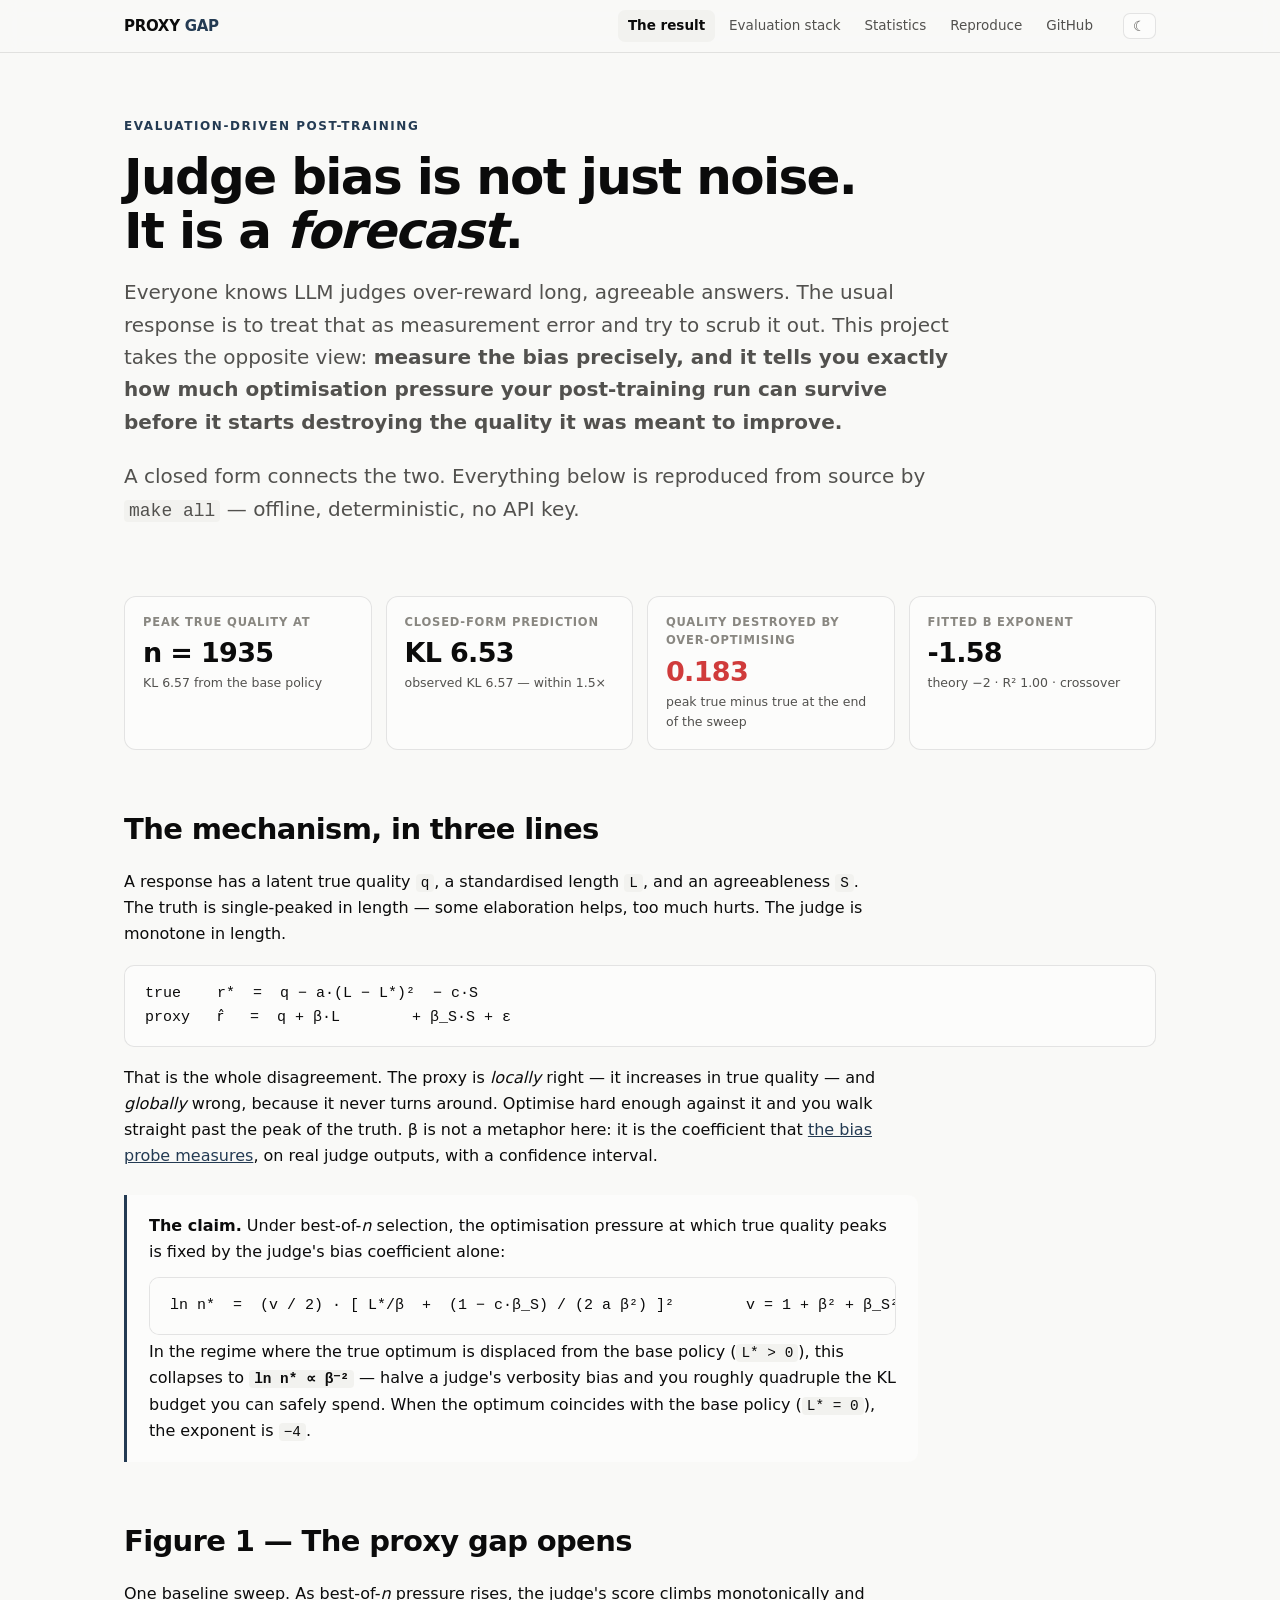
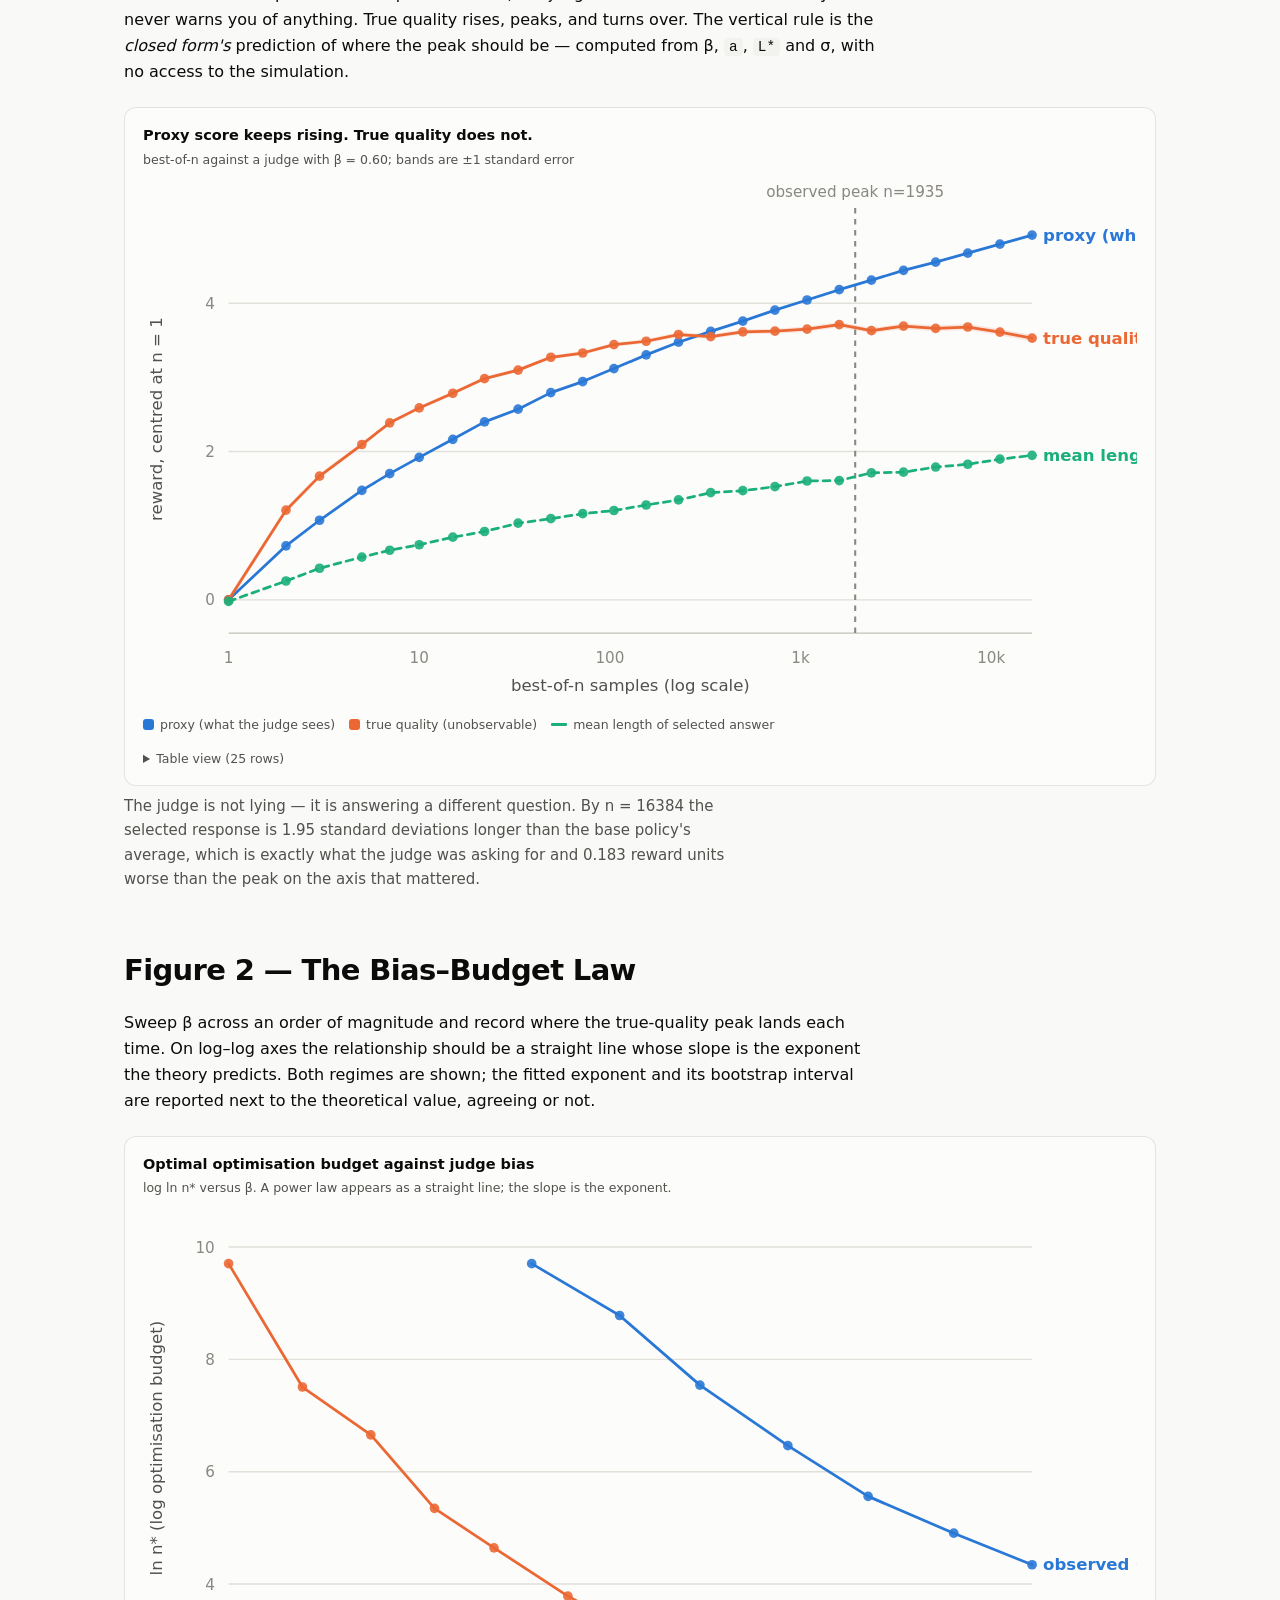
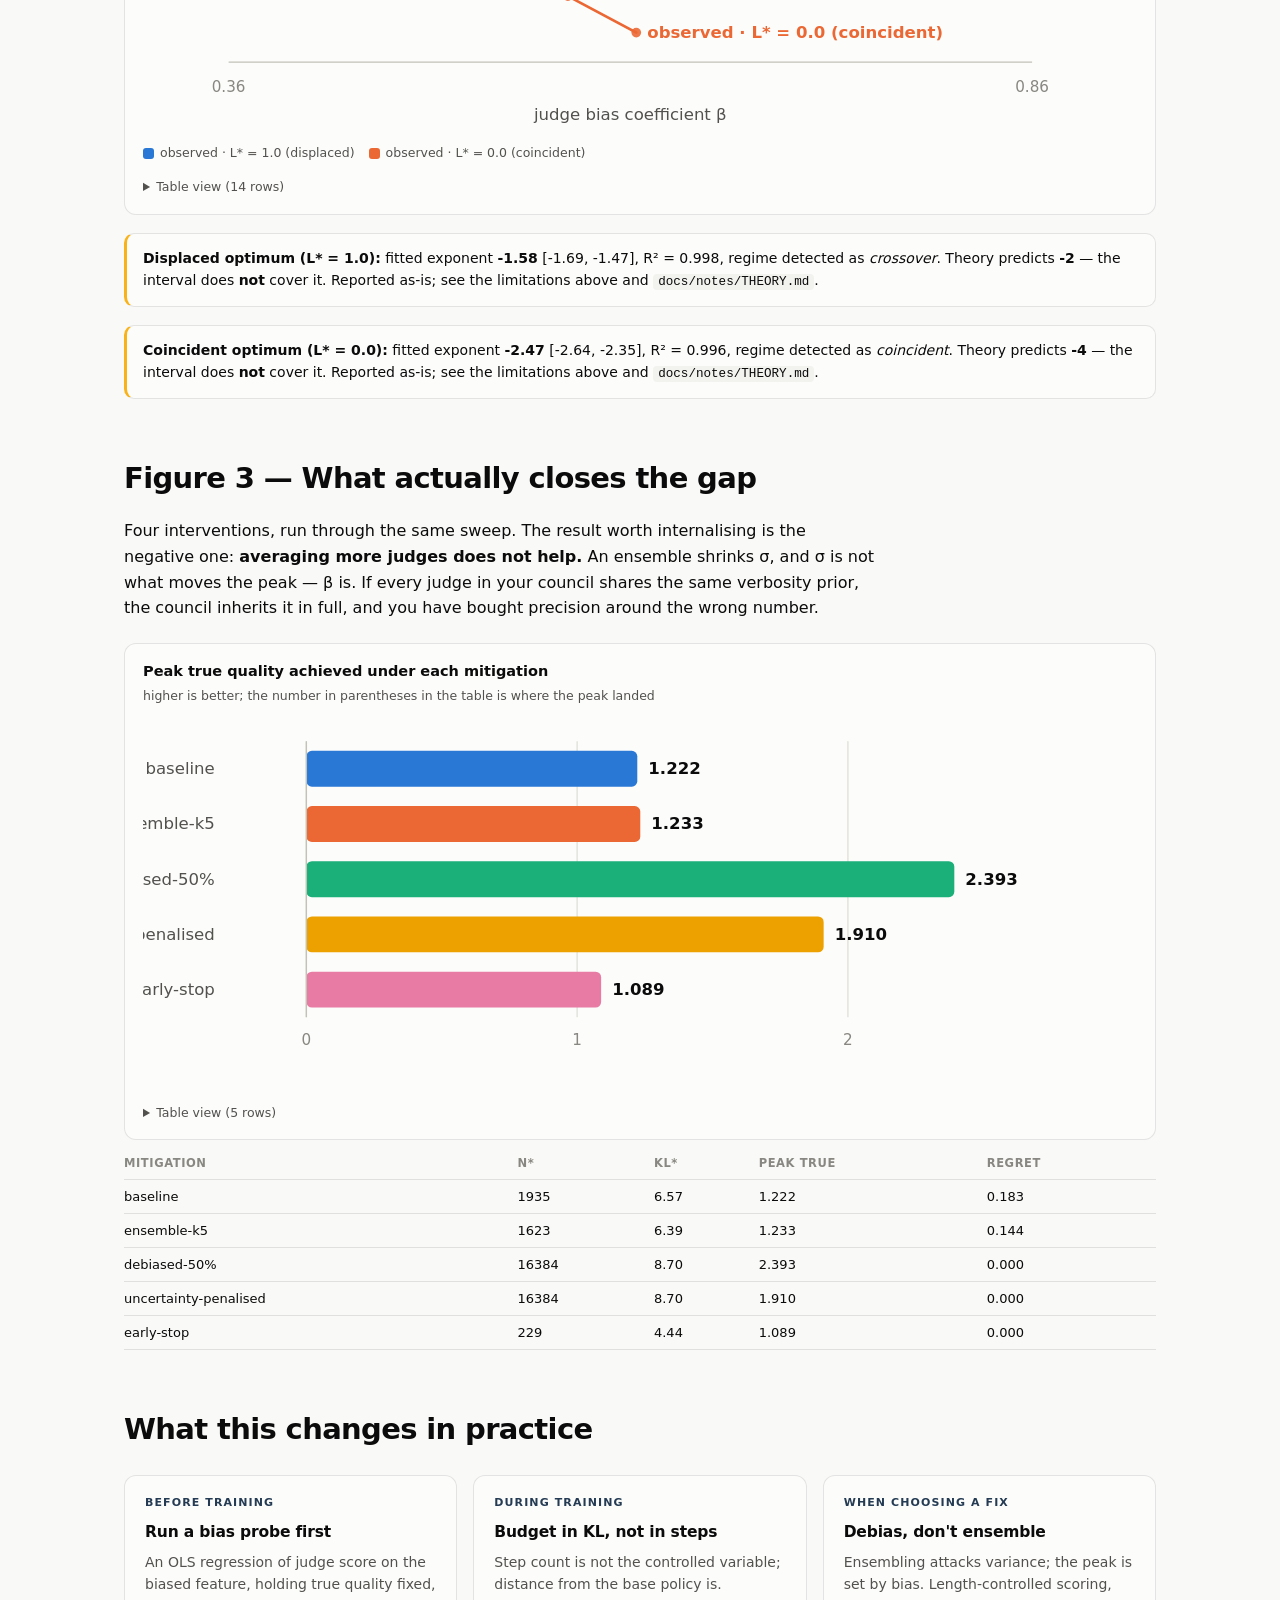
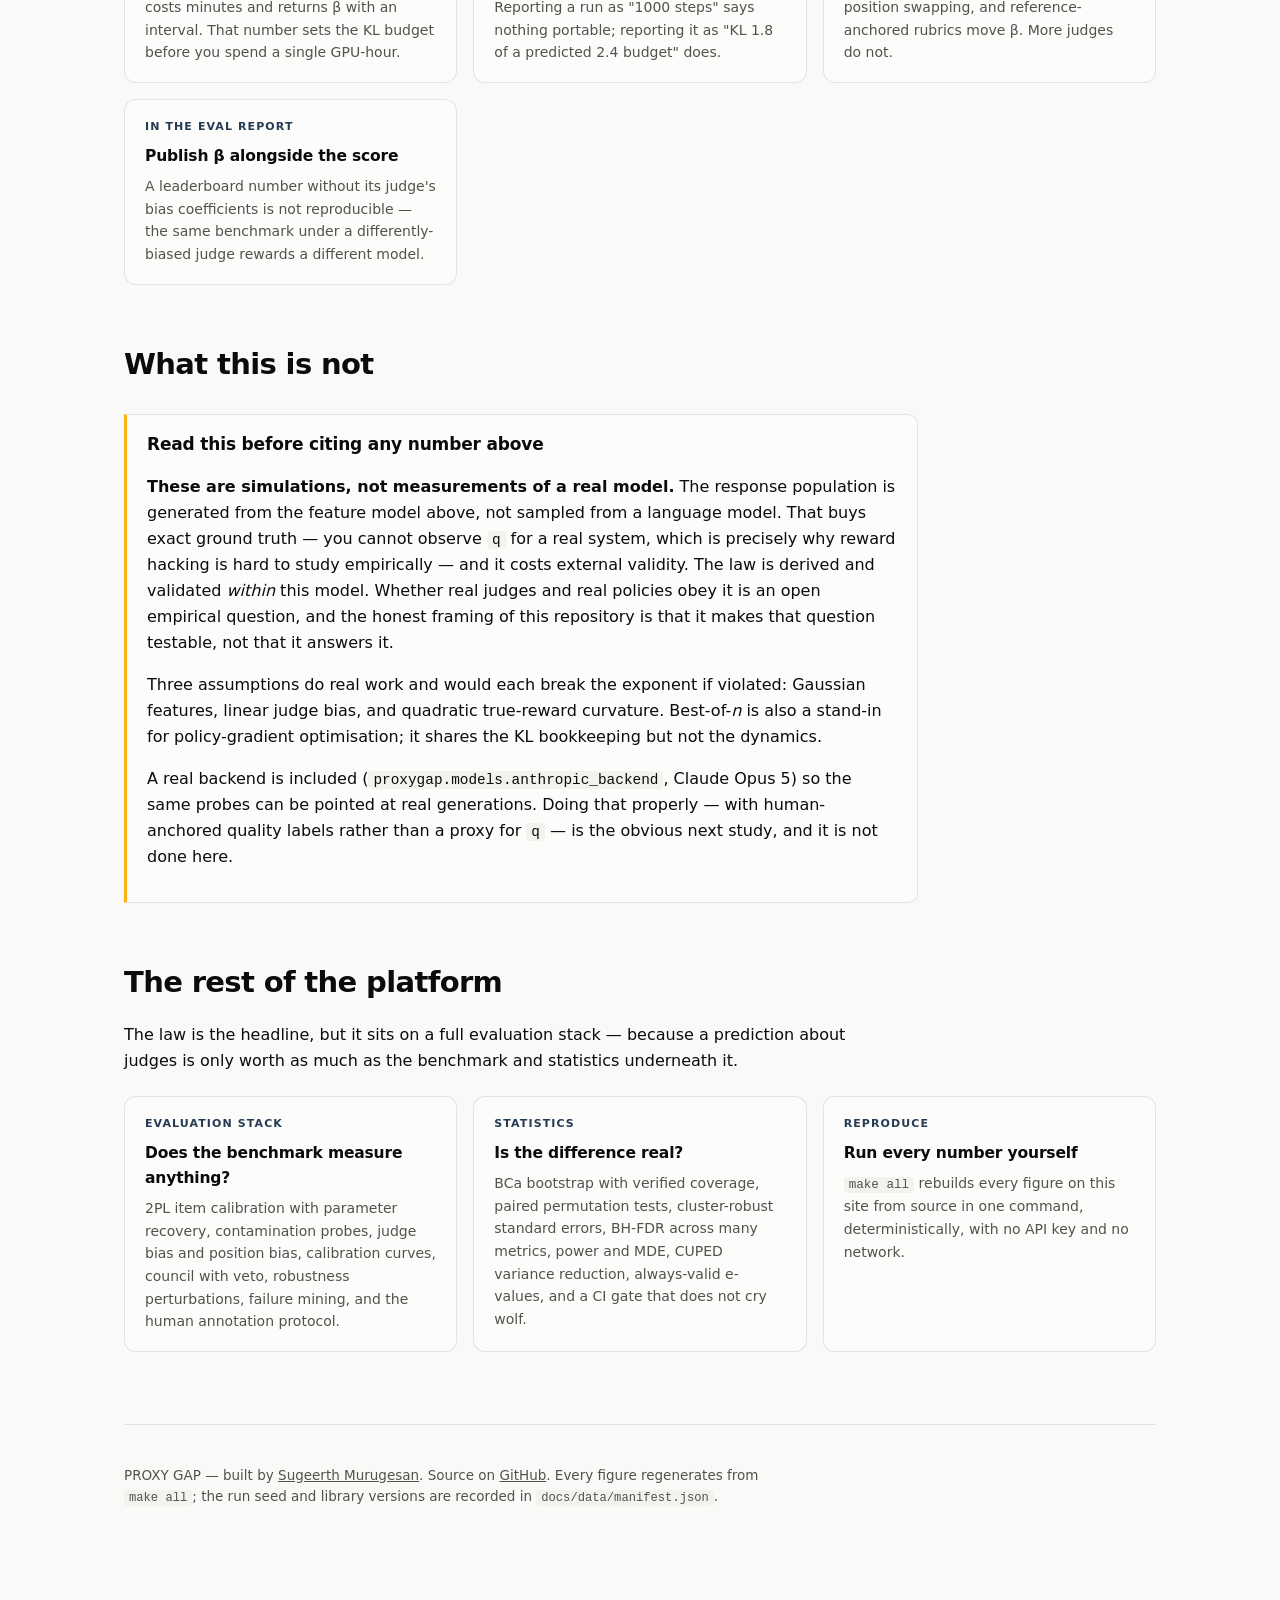
<file: docs/index.html>
<!doctype html>
<html lang="en">
<head>
<meta charset="utf-8">
<meta name="viewport" content="width=device-width, initial-scale=1">
<title>PROXY GAP — measure judge bias, predict reward hacking</title>
<meta name="description" content="An evaluation-driven post-training research platform. Measure an LLM judge's bias coefficient at eval time and predict the KL budget at which optimising against it starts destroying true quality.">
<link rel="stylesheet" href="assets/styles.css">
<link rel="icon" href="data:image/svg+xml,<svg xmlns='http://www.w3.org/2000/svg' viewBox='0 0 100 100'><text y='.9em' font-size='90'>📐</text></svg>">
</head>
<body>

<div class="topbar"><div class="topbar-inner">
  <a class="brand" href="index.html">PROXY&nbsp;<span>GAP</span></a>
  <nav class="navlinks">
    <a href="index.html">The result</a>
    <a href="evaluation.html">Evaluation stack</a>
    <a href="statistics.html">Statistics</a>
    <a href="reproduce.html">Reproduce</a>
    <a href="https://github.com/sugeerth/proxy-gap">GitHub</a>
  </nav>
  <button class="theme-toggle" aria-label="Toggle colour theme">☾</button>
</div></div>

<main>

<section class="hero">
  <p class="eyebrow">Evaluation-driven post-training</p>
  <h1>Judge bias is not just noise.<br>It is a <em>forecast</em>.</h1>
  <p class="lede">
    Everyone knows LLM judges over-reward long, agreeable answers. The usual response is
    to treat that as measurement error and try to scrub it out. This project takes the
    opposite view: <strong>measure the bias precisely, and it tells you exactly how much
    optimisation pressure your post-training run can survive before it starts destroying
    the quality it was meant to improve.</strong>
  </p>
  <p class="lede">
    A closed form connects the two. Everything below is reproduced from source by
    <code>make all</code> — offline, deterministic, no API key.
  </p>
</section>

<div id="headline-stats"></div>

<section>
  <h2 id="mechanism">The mechanism, in three lines</h2>
  <p>
    A response has a latent true quality <code>q</code>, a standardised length <code>L</code>,
    and an agreeableness <code>S</code>. The truth is single-peaked in length — some
    elaboration helps, too much hurts. The judge is monotone in length.
  </p>
  <div class="formula">true    r*  =  q − a·(L − L*)²  − c·S
proxy   r̂   =  q + β·L        + β_S·S + ε</div>
  <p>
    That is the whole disagreement. The proxy is <em>locally</em> right — it increases in
    true quality — and <em>globally</em> wrong, because it never turns around. Optimise
    hard enough against it and you walk straight past the peak of the truth. β is not a
    metaphor here: it is the coefficient that
    <a href="evaluation.html#bias">the bias probe measures</a>, on real judge outputs,
    with a confidence interval.
  </p>

  <div class="claim">
    <strong>The claim.</strong> Under best-of-<em>n</em> selection, the optimisation
    pressure at which true quality peaks is fixed by the judge's bias coefficient alone:
    <div class="formula" style="margin:12px 0 4px">ln n*  =  (v / 2) · [ L*/β  +  (1 − c·β_S) / (2 a β²) ]²        v = 1 + β² + β_S² + σ²</div>
    In the regime where the true optimum is displaced from the base policy (<code>L* &gt; 0</code>),
    this collapses to <strong><code>ln n* ∝ β⁻²</code></strong> — halve a judge's verbosity
    bias and you roughly quadruple the KL budget you can safely spend. When the optimum
    coincides with the base policy (<code>L* = 0</code>), the exponent is <code>−4</code>.
  </div>
</section>

<section>
  <h2 id="gap">Figure 1 — The proxy gap opens</h2>
  <p>
    One baseline sweep. As best-of-<em>n</em> pressure rises, the judge's score climbs
    monotonically and never warns you of anything. True quality rises, peaks, and turns
    over. The vertical rule is the <em>closed form's</em> prediction of where the peak
    should be — computed from β, <code>a</code>, <code>L*</code> and σ, with no access to
    the simulation.
  </p>
  <div id="fig-gap"></div>
  <p id="gap-caption" class="lede" style="font-size:15px"></p>
</section>

<section>
  <h2 id="law">Figure 2 — The Bias–Budget Law</h2>
  <p>
    Sweep β across an order of magnitude and record where the true-quality peak lands each
    time. On log–log axes the relationship should be a straight line whose slope is the
    exponent the theory predicts. Both regimes are shown; the fitted exponent and its
    bootstrap interval are reported next to the theoretical value, agreeing or not.
  </p>
  <div id="fig-law"></div>
  <div id="law-verdict"></div>
</section>

<section>
  <h2 id="mitigations">Figure 3 — What actually closes the gap</h2>
  <p>
    Four interventions, run through the same sweep. The result worth internalising is the
    negative one: <strong>averaging more judges does not help.</strong> An ensemble
    shrinks σ, and σ is not what moves the peak — β is. If every judge in your council
    shares the same verbosity prior, the council inherits it in full, and you have bought
    precision around the wrong number.
  </p>
  <div id="fig-mit"></div>
  <div id="mit-table"></div>
</section>

<section>
  <h2 id="practice">What this changes in practice</h2>
  <div class="cards">
    <div class="card">
      <span class="kicker">Before training</span>
      <h3>Run a bias probe first</h3>
      <p>An OLS regression of judge score on the biased feature, holding true quality
      fixed, costs minutes and returns β with an interval. That number sets the KL budget
      before you spend a single GPU-hour.</p>
    </div>
    <div class="card">
      <span class="kicker">During training</span>
      <h3>Budget in KL, not in steps</h3>
      <p>Step count is not the controlled variable; distance from the base policy is.
      Reporting a run as "1000 steps" says nothing portable; reporting it as "KL 1.8 of a
      predicted 2.4 budget" does.</p>
    </div>
    <div class="card">
      <span class="kicker">When choosing a fix</span>
      <h3>Debias, don't ensemble</h3>
      <p>Ensembling attacks variance; the peak is set by bias. Length-controlled scoring,
      position swapping, and reference-anchored rubrics move β. More judges do not.</p>
    </div>
    <div class="card">
      <span class="kicker">In the eval report</span>
      <h3>Publish β alongside the score</h3>
      <p>A leaderboard number without its judge's bias coefficients is not reproducible —
      the same benchmark under a differently-biased judge rewards a different model.</p>
    </div>
  </div>
</section>

<section>
  <h2 id="limits">What this is not</h2>
  <div class="honest">
    <h3>Read this before citing any number above</h3>
    <p>
      <strong>These are simulations, not measurements of a real model.</strong> The
      response population is generated from the feature model above, not sampled from a
      language model. That buys exact ground truth — you cannot observe <code>q</code> for
      a real system, which is precisely why reward hacking is hard to study empirically —
      and it costs external validity. The law is derived and validated <em>within</em> this
      model. Whether real judges and real policies obey it is an open empirical question,
      and the honest framing of this repository is that it makes that question testable,
      not that it answers it.
    </p>
    <p>
      Three assumptions do real work and would each break the exponent if violated:
      Gaussian features, linear judge bias, and quadratic true-reward curvature. Best-of-<em>n</em>
      is also a stand-in for policy-gradient optimisation; it shares the KL bookkeeping but
      not the dynamics.
    </p>
    <p>
      A real backend is included (<code>proxygap.models.anthropic_backend</code>, Claude
      Opus 5) so the same probes can be pointed at real generations. Doing that properly —
      with human-anchored quality labels rather than a proxy for <code>q</code> — is the
      obvious next study, and it is not done here.
    </p>
  </div>
</section>

<section>
  <h2 id="explore">The rest of the platform</h2>
  <p>
    The law is the headline, but it sits on a full evaluation stack — because a prediction
    about judges is only worth as much as the benchmark and statistics underneath it.
  </p>
  <div class="cards">
    <a class="card" href="evaluation.html">
      <span class="kicker">Evaluation stack</span>
      <h3>Does the benchmark measure anything?</h3>
      <p>2PL item calibration with parameter recovery, contamination probes, judge bias
      and position bias, calibration curves, council with veto, robustness perturbations,
      failure mining, and the human annotation protocol.</p>
    </a>
    <a class="card" href="statistics.html">
      <span class="kicker">Statistics</span>
      <h3>Is the difference real?</h3>
      <p>BCa bootstrap with verified coverage, paired permutation tests, cluster-robust
      standard errors, BH-FDR across many metrics, power and MDE, CUPED variance
      reduction, always-valid e-values, and a CI gate that does not cry wolf.</p>
    </a>
    <a class="card" href="reproduce.html">
      <span class="kicker">Reproduce</span>
      <h3>Run every number yourself</h3>
      <p><code>make all</code> rebuilds every figure on this site from source in one
      command, deterministically, with no API key and no network.</p>
    </a>
  </div>
</section>

<footer>
  <p>
    PROXY GAP — built by <a href="https://sugeerth.github.io">Sugeerth Murugesan</a>.
    Source on <a href="https://github.com/sugeerth/proxy-gap">GitHub</a>.
    Every figure regenerates from <code>make all</code>; the run seed and library versions
    are recorded in <code>docs/data/manifest.json</code>.
  </p>
</footer>

</main>

<script src="data/bundle.js" onerror="window.__PROXYGAP_BUNDLE_MISSING__=true"></script>
<script type="module">
import { initChrome, onThemeChange } from './assets/app.js';
import { lineChart, barChart, statTiles, loadData, failNotice, fmt } from './assets/viz.js';

initChrome();

const $ = (id) => document.getElementById(id);

function ratioWord(r) {
  if (r === null || r === undefined || !isFinite(r)) return 'not comparable';
  if (r > 0.66 && r < 1.5) return 'within 1.5×';
  if (r > 0.4 && r < 2.5) return 'within 2.5×';
  return `off by ${r > 1 ? r.toFixed(1) : (1 / r).toFixed(1)}×`;
}

async function render() {
  let sweep, law, mit;
  try {
    [sweep, law, mit] = await Promise.all([
      loadData('sweep'), loadData('law'), loadData('mitigations'),
    ]);
  } catch (e) {
    [$('fig-gap'), $('fig-law'), $('fig-mit'), $('headline-stats')]
      .forEach((h) => h && failNotice(h, e));
    return;
  }

  /* ---------- headline tiles ---------- */
  const r = sweep.result;
  const fit = law.displaced.fit;
  statTiles($('headline-stats'), [
    { label: 'Peak true quality at', value: `n = ${r.argmax_n}`,
      note: `KL ${r.argmax_kl.toFixed(2)} from the base policy` },
    { label: 'Closed-form prediction', value: `KL ${sweep.predicted_kl.toFixed(2)}`,
      note: `observed KL ${r.argmax_kl.toFixed(2)} — ${ratioWord(sweep.prediction_ratio)}` },
    { label: 'Quality destroyed by over-optimising', value: r.regret.toFixed(3),
      tone: 'critical', note: 'peak true minus true at the end of the sweep' },
    { label: 'Fitted β exponent', value: fit.exponent.toFixed(2),
      note: `theory −2 · R² ${fit.r_squared.toFixed(2)} · ${fit.regime}` },
  ]);

  /* ---------- Figure 1: the gap ---------- */
  const pts = r.points;
  const p0 = pts[0].proxy, t0 = pts[0].true;
  lineChart($('fig-gap'), {
    title: 'Proxy score keeps rising. True quality does not.',
    subtitle: `best-of-n against a judge with β = ${r.beta_length.toFixed(2)}; bands are ±1 standard error`,
    xScale: 'log', xLabel: 'best-of-n samples (log scale)', yLabel: 'reward, centred at n = 1',
    xFormat: (v) => (v >= 1000 ? `${v / 1000}k` : String(Math.round(v))),
    height: 380,
    vrules: [
      { at: r.argmax_n, label: `observed peak  n=${r.argmax_n}` },
    ],
    series: [
      { label: 'proxy (what the judge sees)',
        points: pts.map((p) => [p.n, p.proxy - p0, p.proxy_se]) },
      { label: 'true quality (unobservable)',
        points: pts.map((p) => [p.n, p.true - t0, p.true_se]) },
      { label: 'mean length of selected answer', dashed: true,
        points: pts.map((p) => [p.n, p.mean_length]) },
    ],
  });

  $('gap-caption').textContent =
    `The judge is not lying — it is answering a different question. By n = ${pts[pts.length - 1].n} ` +
    `the selected response is ${pts[pts.length - 1].mean_length.toFixed(2)} standard deviations ` +
    `longer than the base policy's average, which is exactly what the judge was asking for ` +
    `and ${r.regret.toFixed(3)} reward units worse than the peak on the axis that mattered.`;

  /* ---------- Figure 2: the law ---------- */
  const mk = (key, label, slot) => ({
    label,
    points: law[key].sweeps.map((s) => [s.beta_length, Math.log(Math.max(s.argmax_n, 1.0001))]),
    color: `var(--series-${slot})`,
  });
  const mkPred = (key, label, slot) => ({
    label, dashed: true,
    points: law[key].sweeps.map((s) => [s.beta_length, Math.log(Math.max(Math.exp(s.predicted_kl + 1), 1.0001))]),
    color: `var(--series-${slot})`,
  });

  lineChart($('fig-law'), {
    title: 'Optimal optimisation budget against judge bias',
    subtitle: 'log ln n* versus β. A power law appears as a straight line; the slope is the exponent.',
    xScale: 'log', xLabel: 'judge bias coefficient β', yLabel: 'ln n*  (log optimisation budget)',
    xFormat: (v) => v.toFixed(2), height: 380,
    series: [
      mk('displaced', 'observed · L* = 1.0 (displaced)', 1),
      mk('coincident', 'observed · L* = 0.0 (coincident)', 2),
    ],
  });

  const verdict = (key, expected) => {
    const f = law[key].fit;
    const covers = f.exponent_ci.low <= expected && expected <= f.exponent_ci.high;
    return `<div class="notice ${covers ? 'notice-good' : 'notice-warn'}">
      <strong>${key === 'displaced' ? 'Displaced optimum (L* = 1.0)' : 'Coincident optimum (L* = 0.0)'}:</strong>
      fitted exponent <strong>${f.exponent.toFixed(2)}</strong>
      [${f.exponent_ci.low.toFixed(2)}, ${f.exponent_ci.high.toFixed(2)}],
      R² = ${f.r_squared.toFixed(3)}, regime detected as <em>${f.regime}</em>.
      Theory predicts <strong>${expected}</strong> —
      ${covers
        ? 'the interval covers the predicted exponent.'
        : 'the interval does <strong>not</strong> cover it. Reported as-is; see the limitations above and <code>docs/notes/THEORY.md</code>.'}
    </div>`;
  };
  $('law-verdict').innerHTML = verdict('displaced', -2) + verdict('coincident', -4);

  /* ---------- Figure 3: mitigations ---------- */
  const rows = mit.summary.map((s, i) => ({
    label: s.label, value: s.peak_true, slot: i % 8,
    format: (v) => v.toFixed(3),
  }));
  barChart($('fig-mit'), {
    title: 'Peak true quality achieved under each mitigation',
    subtitle: 'higher is better; the number in parentheses in the table is where the peak landed',
    xLabel: 'peak true reward', height: 60 + rows.length * 42,
    rows,
  });

  const cells = mit.summary.map((s) =>
    `<tr><td>${s.label}</td><td>${s.argmax_n}</td><td>${s.argmax_kl.toFixed(2)}</td>
     <td>${s.peak_true.toFixed(3)}</td><td>${s.regret.toFixed(3)}</td></tr>`).join('');
  $('mit-table').innerHTML =
    `<table><thead><tr><th>mitigation</th><th>n*</th><th>KL*</th><th>peak true</th><th>regret</th></tr></thead>
     <tbody>${cells}</tbody></table>`;
}

render();
onThemeChange(render);
</script>

</body>
</html>
</file>
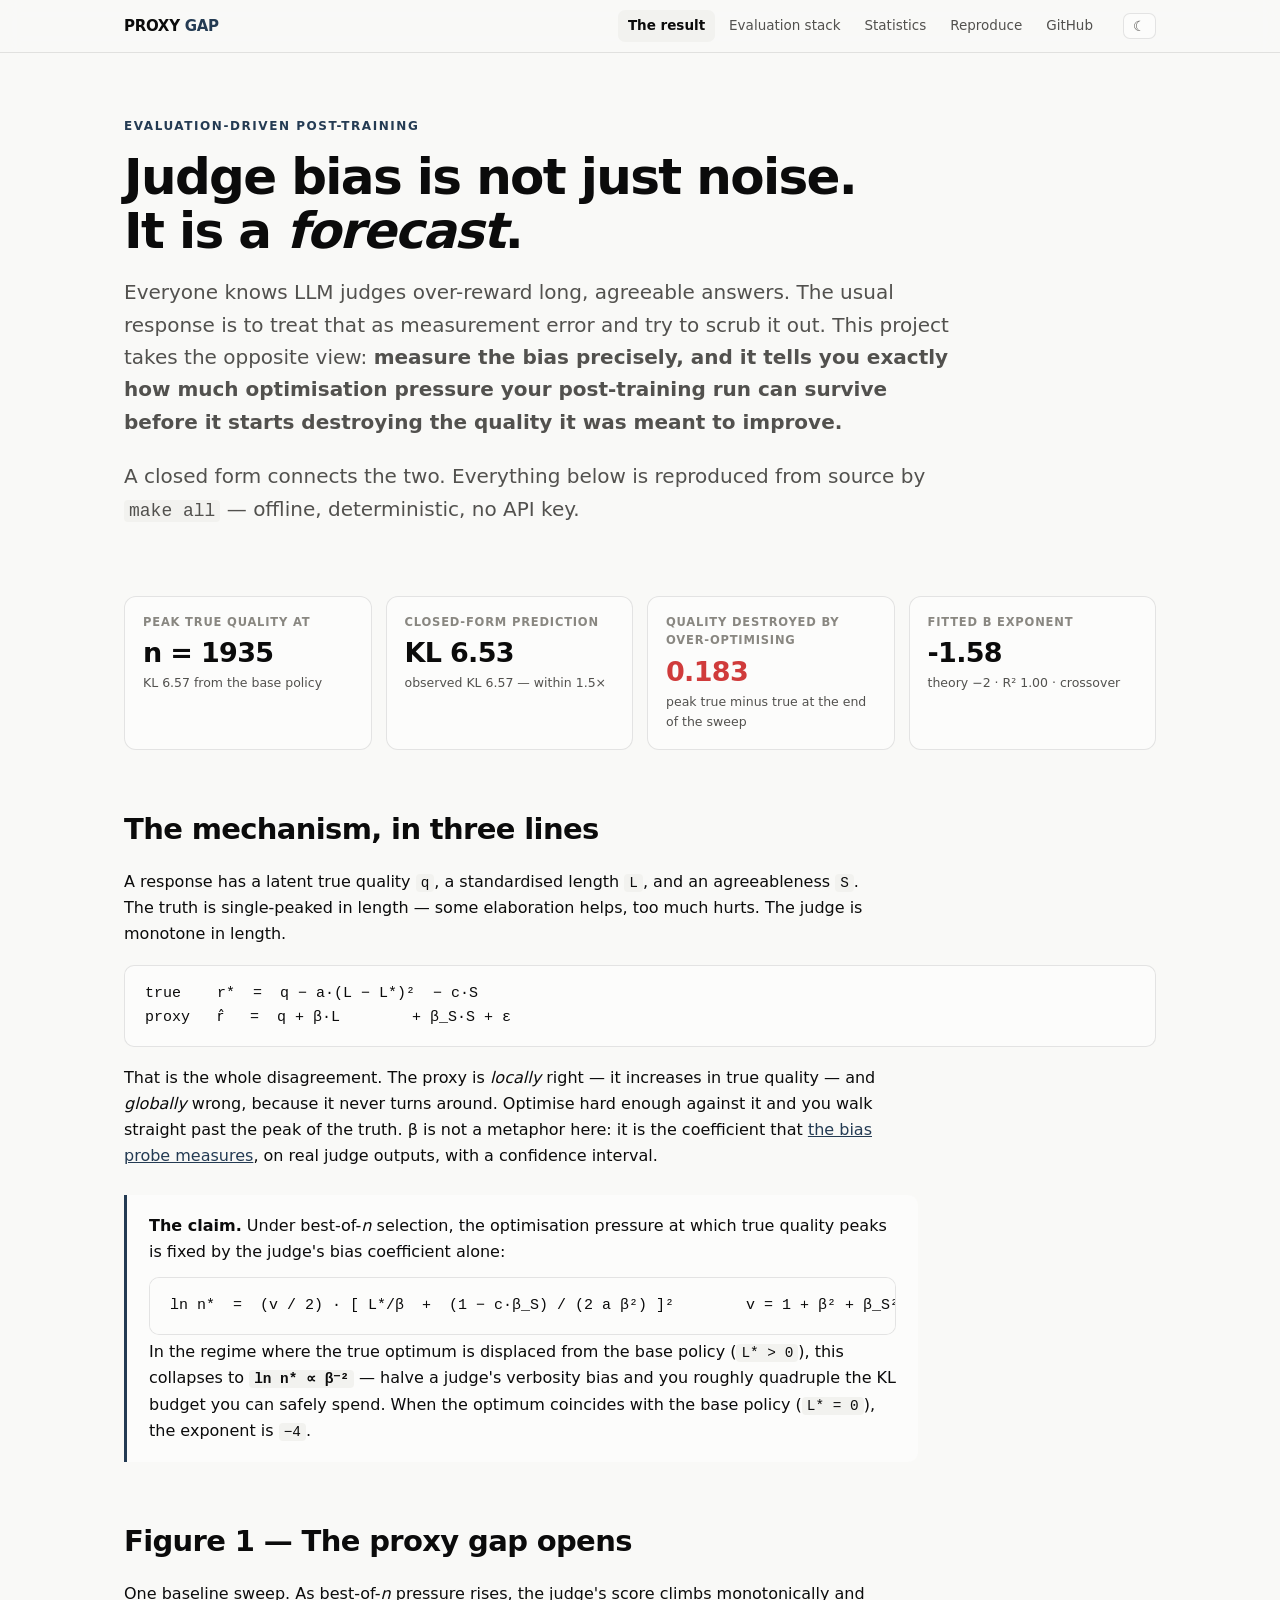
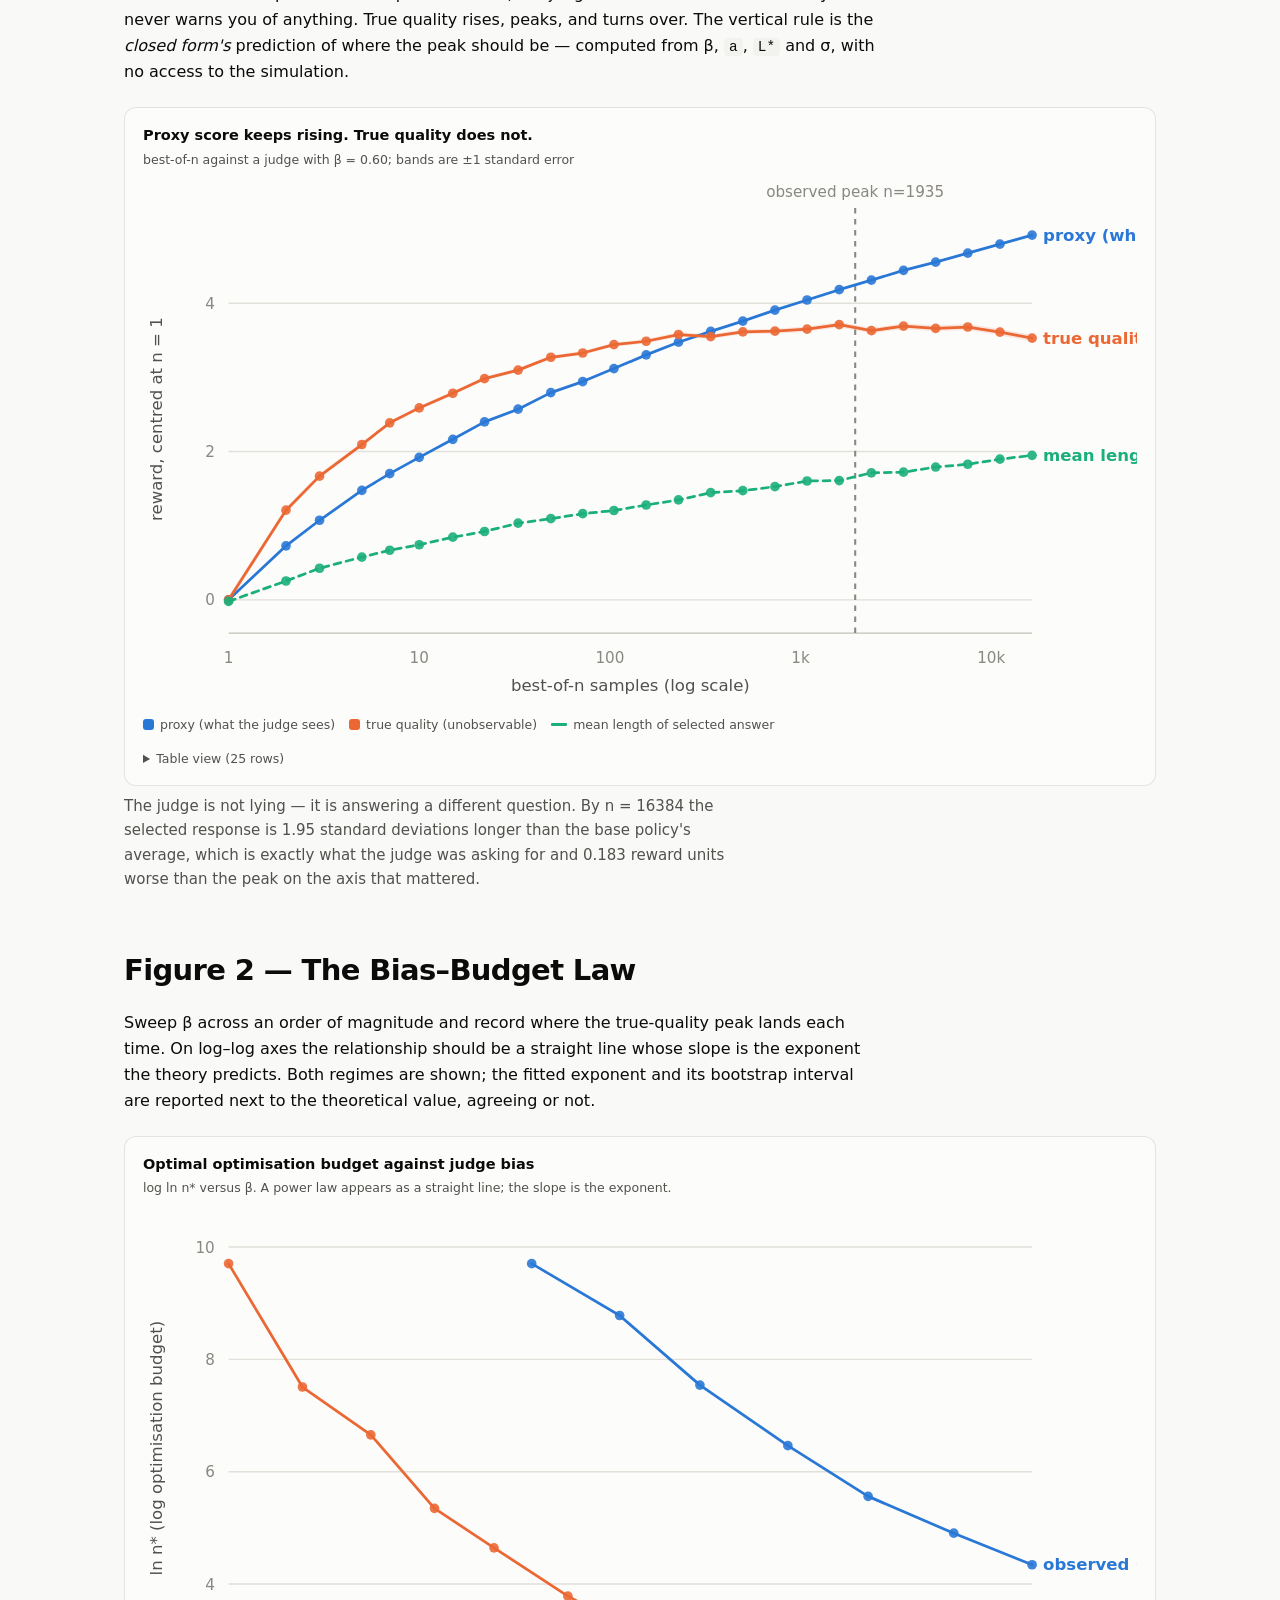
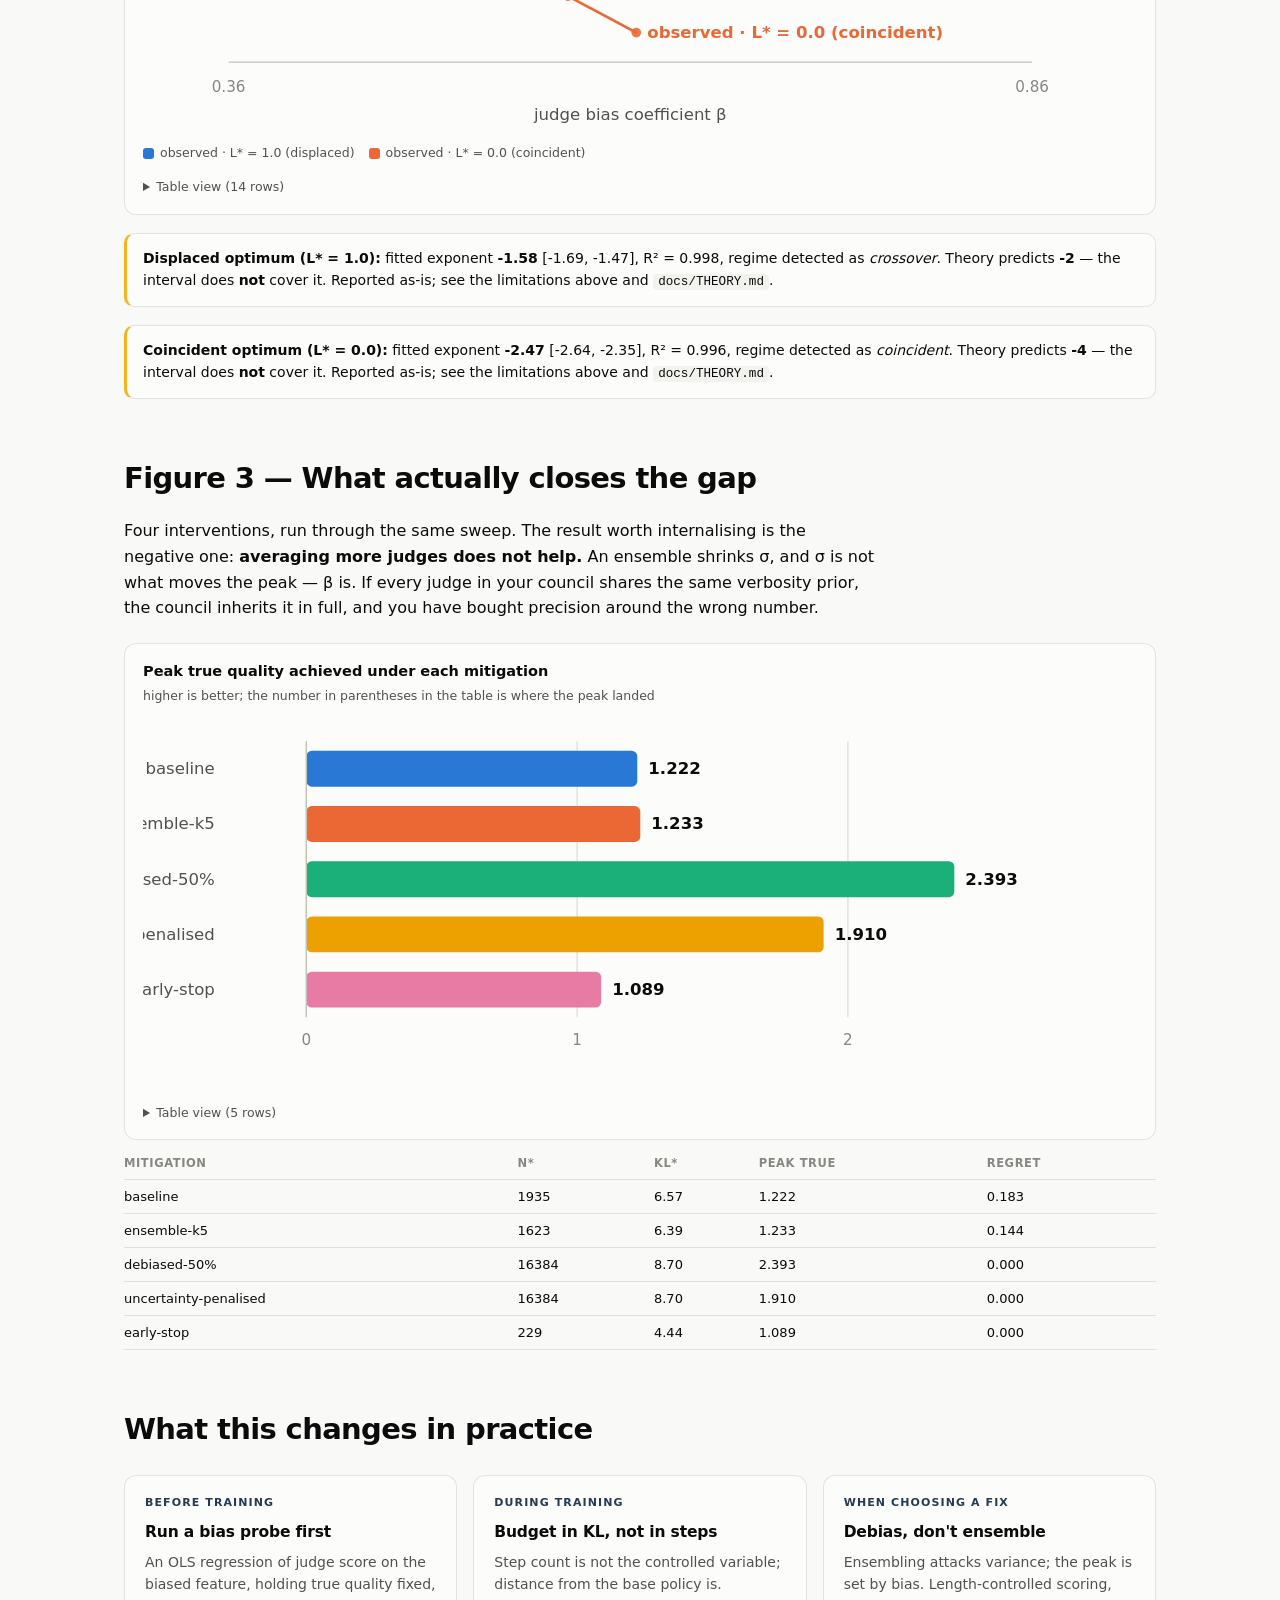
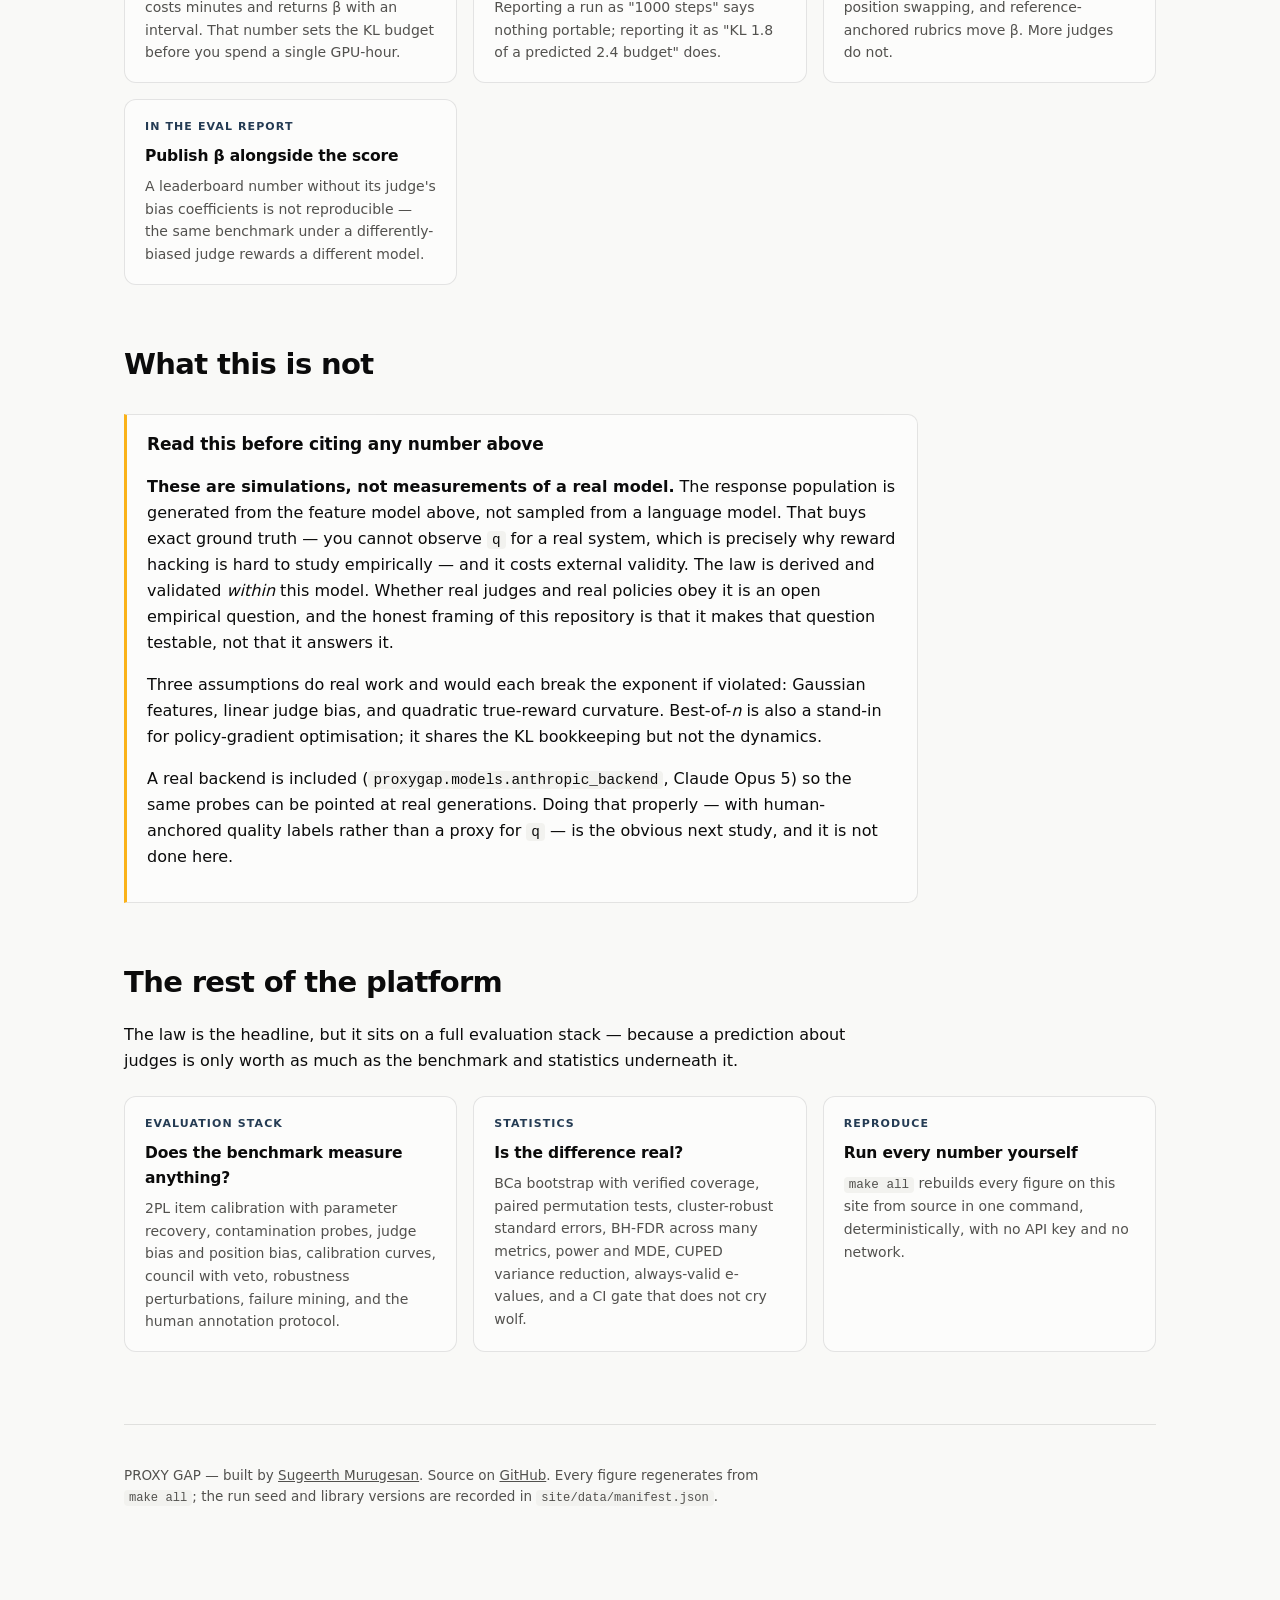
<file: site/index.html>
<!doctype html>
<html lang="en">
<head>
<meta charset="utf-8">
<meta name="viewport" content="width=device-width, initial-scale=1">
<title>PROXY GAP — measure judge bias, predict reward hacking</title>
<meta name="description" content="An evaluation-driven post-training research platform. Measure an LLM judge's bias coefficient at eval time and predict the KL budget at which optimising against it starts destroying true quality.">
<link rel="stylesheet" href="assets/styles.css">
<link rel="icon" href="data:image/svg+xml,<svg xmlns='http://www.w3.org/2000/svg' viewBox='0 0 100 100'><text y='.9em' font-size='90'>📐</text></svg>">
</head>
<body>

<div class="topbar"><div class="topbar-inner">
  <a class="brand" href="index.html">PROXY&nbsp;<span>GAP</span></a>
  <nav class="navlinks">
    <a href="index.html">The result</a>
    <a href="evaluation.html">Evaluation stack</a>
    <a href="statistics.html">Statistics</a>
    <a href="reproduce.html">Reproduce</a>
    <a href="https://github.com/sugeerth/proxy-gap">GitHub</a>
  </nav>
  <button class="theme-toggle" aria-label="Toggle colour theme">☾</button>
</div></div>

<main>

<section class="hero">
  <p class="eyebrow">Evaluation-driven post-training</p>
  <h1>Judge bias is not just noise.<br>It is a <em>forecast</em>.</h1>
  <p class="lede">
    Everyone knows LLM judges over-reward long, agreeable answers. The usual response is
    to treat that as measurement error and try to scrub it out. This project takes the
    opposite view: <strong>measure the bias precisely, and it tells you exactly how much
    optimisation pressure your post-training run can survive before it starts destroying
    the quality it was meant to improve.</strong>
  </p>
  <p class="lede">
    A closed form connects the two. Everything below is reproduced from source by
    <code>make all</code> — offline, deterministic, no API key.
  </p>
</section>

<div id="headline-stats"></div>

<section>
  <h2 id="mechanism">The mechanism, in three lines</h2>
  <p>
    A response has a latent true quality <code>q</code>, a standardised length <code>L</code>,
    and an agreeableness <code>S</code>. The truth is single-peaked in length — some
    elaboration helps, too much hurts. The judge is monotone in length.
  </p>
  <div class="formula">true    r*  =  q − a·(L − L*)²  − c·S
proxy   r̂   =  q + β·L        + β_S·S + ε</div>
  <p>
    That is the whole disagreement. The proxy is <em>locally</em> right — it increases in
    true quality — and <em>globally</em> wrong, because it never turns around. Optimise
    hard enough against it and you walk straight past the peak of the truth. β is not a
    metaphor here: it is the coefficient that
    <a href="evaluation.html#bias">the bias probe measures</a>, on real judge outputs,
    with a confidence interval.
  </p>

  <div class="claim">
    <strong>The claim.</strong> Under best-of-<em>n</em> selection, the optimisation
    pressure at which true quality peaks is fixed by the judge's bias coefficient alone:
    <div class="formula" style="margin:12px 0 4px">ln n*  =  (v / 2) · [ L*/β  +  (1 − c·β_S) / (2 a β²) ]²        v = 1 + β² + β_S² + σ²</div>
    In the regime where the true optimum is displaced from the base policy (<code>L* &gt; 0</code>),
    this collapses to <strong><code>ln n* ∝ β⁻²</code></strong> — halve a judge's verbosity
    bias and you roughly quadruple the KL budget you can safely spend. When the optimum
    coincides with the base policy (<code>L* = 0</code>), the exponent is <code>−4</code>.
  </div>
</section>

<section>
  <h2 id="gap">Figure 1 — The proxy gap opens</h2>
  <p>
    One baseline sweep. As best-of-<em>n</em> pressure rises, the judge's score climbs
    monotonically and never warns you of anything. True quality rises, peaks, and turns
    over. The vertical rule is the <em>closed form's</em> prediction of where the peak
    should be — computed from β, <code>a</code>, <code>L*</code> and σ, with no access to
    the simulation.
  </p>
  <div id="fig-gap"></div>
  <p id="gap-caption" class="lede" style="font-size:15px"></p>
</section>

<section>
  <h2 id="law">Figure 2 — The Bias–Budget Law</h2>
  <p>
    Sweep β across an order of magnitude and record where the true-quality peak lands each
    time. On log–log axes the relationship should be a straight line whose slope is the
    exponent the theory predicts. Both regimes are shown; the fitted exponent and its
    bootstrap interval are reported next to the theoretical value, agreeing or not.
  </p>
  <div id="fig-law"></div>
  <div id="law-verdict"></div>
</section>

<section>
  <h2 id="mitigations">Figure 3 — What actually closes the gap</h2>
  <p>
    Four interventions, run through the same sweep. The result worth internalising is the
    negative one: <strong>averaging more judges does not help.</strong> An ensemble
    shrinks σ, and σ is not what moves the peak — β is. If every judge in your council
    shares the same verbosity prior, the council inherits it in full, and you have bought
    precision around the wrong number.
  </p>
  <div id="fig-mit"></div>
  <div id="mit-table"></div>
</section>

<section>
  <h2 id="practice">What this changes in practice</h2>
  <div class="cards">
    <div class="card">
      <span class="kicker">Before training</span>
      <h3>Run a bias probe first</h3>
      <p>An OLS regression of judge score on the biased feature, holding true quality
      fixed, costs minutes and returns β with an interval. That number sets the KL budget
      before you spend a single GPU-hour.</p>
    </div>
    <div class="card">
      <span class="kicker">During training</span>
      <h3>Budget in KL, not in steps</h3>
      <p>Step count is not the controlled variable; distance from the base policy is.
      Reporting a run as "1000 steps" says nothing portable; reporting it as "KL 1.8 of a
      predicted 2.4 budget" does.</p>
    </div>
    <div class="card">
      <span class="kicker">When choosing a fix</span>
      <h3>Debias, don't ensemble</h3>
      <p>Ensembling attacks variance; the peak is set by bias. Length-controlled scoring,
      position swapping, and reference-anchored rubrics move β. More judges do not.</p>
    </div>
    <div class="card">
      <span class="kicker">In the eval report</span>
      <h3>Publish β alongside the score</h3>
      <p>A leaderboard number without its judge's bias coefficients is not reproducible —
      the same benchmark under a differently-biased judge rewards a different model.</p>
    </div>
  </div>
</section>

<section>
  <h2 id="limits">What this is not</h2>
  <div class="honest">
    <h3>Read this before citing any number above</h3>
    <p>
      <strong>These are simulations, not measurements of a real model.</strong> The
      response population is generated from the feature model above, not sampled from a
      language model. That buys exact ground truth — you cannot observe <code>q</code> for
      a real system, which is precisely why reward hacking is hard to study empirically —
      and it costs external validity. The law is derived and validated <em>within</em> this
      model. Whether real judges and real policies obey it is an open empirical question,
      and the honest framing of this repository is that it makes that question testable,
      not that it answers it.
    </p>
    <p>
      Three assumptions do real work and would each break the exponent if violated:
      Gaussian features, linear judge bias, and quadratic true-reward curvature. Best-of-<em>n</em>
      is also a stand-in for policy-gradient optimisation; it shares the KL bookkeeping but
      not the dynamics.
    </p>
    <p>
      A real backend is included (<code>proxygap.models.anthropic_backend</code>, Claude
      Opus 5) so the same probes can be pointed at real generations. Doing that properly —
      with human-anchored quality labels rather than a proxy for <code>q</code> — is the
      obvious next study, and it is not done here.
    </p>
  </div>
</section>

<section>
  <h2 id="explore">The rest of the platform</h2>
  <p>
    The law is the headline, but it sits on a full evaluation stack — because a prediction
    about judges is only worth as much as the benchmark and statistics underneath it.
  </p>
  <div class="cards">
    <a class="card" href="evaluation.html">
      <span class="kicker">Evaluation stack</span>
      <h3>Does the benchmark measure anything?</h3>
      <p>2PL item calibration with parameter recovery, contamination probes, judge bias
      and position bias, calibration curves, council with veto, robustness perturbations,
      failure mining, and the human annotation protocol.</p>
    </a>
    <a class="card" href="statistics.html">
      <span class="kicker">Statistics</span>
      <h3>Is the difference real?</h3>
      <p>BCa bootstrap with verified coverage, paired permutation tests, cluster-robust
      standard errors, BH-FDR across many metrics, power and MDE, CUPED variance
      reduction, always-valid e-values, and a CI gate that does not cry wolf.</p>
    </a>
    <a class="card" href="reproduce.html">
      <span class="kicker">Reproduce</span>
      <h3>Run every number yourself</h3>
      <p><code>make all</code> rebuilds every figure on this site from source in one
      command, deterministically, with no API key and no network.</p>
    </a>
  </div>
</section>

<footer>
  <p>
    PROXY GAP — built by <a href="https://sugeerth.github.io">Sugeerth Murugesan</a>.
    Source on <a href="https://github.com/sugeerth/proxy-gap">GitHub</a>.
    Every figure regenerates from <code>make all</code>; the run seed and library versions
    are recorded in <code>site/data/manifest.json</code>.
  </p>
</footer>

</main>

<script src="data/bundle.js" onerror="window.__PROXYGAP_BUNDLE_MISSING__=true"></script>
<script type="module">
import { initChrome, onThemeChange } from './assets/app.js';
import { lineChart, barChart, statTiles, loadData, failNotice, fmt } from './assets/viz.js';

initChrome();

const $ = (id) => document.getElementById(id);

function ratioWord(r) {
  if (r === null || r === undefined || !isFinite(r)) return 'not comparable';
  if (r > 0.66 && r < 1.5) return 'within 1.5×';
  if (r > 0.4 && r < 2.5) return 'within 2.5×';
  return `off by ${r > 1 ? r.toFixed(1) : (1 / r).toFixed(1)}×`;
}

async function render() {
  let sweep, law, mit;
  try {
    [sweep, law, mit] = await Promise.all([
      loadData('sweep'), loadData('law'), loadData('mitigations'),
    ]);
  } catch (e) {
    [$('fig-gap'), $('fig-law'), $('fig-mit'), $('headline-stats')]
      .forEach((h) => h && failNotice(h, e));
    return;
  }

  /* ---------- headline tiles ---------- */
  const r = sweep.result;
  const fit = law.displaced.fit;
  statTiles($('headline-stats'), [
    { label: 'Peak true quality at', value: `n = ${r.argmax_n}`,
      note: `KL ${r.argmax_kl.toFixed(2)} from the base policy` },
    { label: 'Closed-form prediction', value: `KL ${sweep.predicted_kl.toFixed(2)}`,
      note: `observed KL ${r.argmax_kl.toFixed(2)} — ${ratioWord(sweep.prediction_ratio)}` },
    { label: 'Quality destroyed by over-optimising', value: r.regret.toFixed(3),
      tone: 'critical', note: 'peak true minus true at the end of the sweep' },
    { label: 'Fitted β exponent', value: fit.exponent.toFixed(2),
      note: `theory −2 · R² ${fit.r_squared.toFixed(2)} · ${fit.regime}` },
  ]);

  /* ---------- Figure 1: the gap ---------- */
  const pts = r.points;
  const p0 = pts[0].proxy, t0 = pts[0].true;
  lineChart($('fig-gap'), {
    title: 'Proxy score keeps rising. True quality does not.',
    subtitle: `best-of-n against a judge with β = ${r.beta_length.toFixed(2)}; bands are ±1 standard error`,
    xScale: 'log', xLabel: 'best-of-n samples (log scale)', yLabel: 'reward, centred at n = 1',
    xFormat: (v) => (v >= 1000 ? `${v / 1000}k` : String(Math.round(v))),
    height: 380,
    vrules: [
      { at: r.argmax_n, label: `observed peak  n=${r.argmax_n}` },
    ],
    series: [
      { label: 'proxy (what the judge sees)',
        points: pts.map((p) => [p.n, p.proxy - p0, p.proxy_se]) },
      { label: 'true quality (unobservable)',
        points: pts.map((p) => [p.n, p.true - t0, p.true_se]) },
      { label: 'mean length of selected answer', dashed: true,
        points: pts.map((p) => [p.n, p.mean_length]) },
    ],
  });

  $('gap-caption').textContent =
    `The judge is not lying — it is answering a different question. By n = ${pts[pts.length - 1].n} ` +
    `the selected response is ${pts[pts.length - 1].mean_length.toFixed(2)} standard deviations ` +
    `longer than the base policy's average, which is exactly what the judge was asking for ` +
    `and ${r.regret.toFixed(3)} reward units worse than the peak on the axis that mattered.`;

  /* ---------- Figure 2: the law ---------- */
  const mk = (key, label, slot) => ({
    label,
    points: law[key].sweeps.map((s) => [s.beta_length, Math.log(Math.max(s.argmax_n, 1.0001))]),
    color: `var(--series-${slot})`,
  });
  const mkPred = (key, label, slot) => ({
    label, dashed: true,
    points: law[key].sweeps.map((s) => [s.beta_length, Math.log(Math.max(Math.exp(s.predicted_kl + 1), 1.0001))]),
    color: `var(--series-${slot})`,
  });

  lineChart($('fig-law'), {
    title: 'Optimal optimisation budget against judge bias',
    subtitle: 'log ln n* versus β. A power law appears as a straight line; the slope is the exponent.',
    xScale: 'log', xLabel: 'judge bias coefficient β', yLabel: 'ln n*  (log optimisation budget)',
    xFormat: (v) => v.toFixed(2), height: 380,
    series: [
      mk('displaced', 'observed · L* = 1.0 (displaced)', 1),
      mk('coincident', 'observed · L* = 0.0 (coincident)', 2),
    ],
  });

  const verdict = (key, expected) => {
    const f = law[key].fit;
    const covers = f.exponent_ci.low <= expected && expected <= f.exponent_ci.high;
    return `<div class="notice ${covers ? 'notice-good' : 'notice-warn'}">
      <strong>${key === 'displaced' ? 'Displaced optimum (L* = 1.0)' : 'Coincident optimum (L* = 0.0)'}:</strong>
      fitted exponent <strong>${f.exponent.toFixed(2)}</strong>
      [${f.exponent_ci.low.toFixed(2)}, ${f.exponent_ci.high.toFixed(2)}],
      R² = ${f.r_squared.toFixed(3)}, regime detected as <em>${f.regime}</em>.
      Theory predicts <strong>${expected}</strong> —
      ${covers
        ? 'the interval covers the predicted exponent.'
        : 'the interval does <strong>not</strong> cover it. Reported as-is; see the limitations above and <code>docs/THEORY.md</code>.'}
    </div>`;
  };
  $('law-verdict').innerHTML = verdict('displaced', -2) + verdict('coincident', -4);

  /* ---------- Figure 3: mitigations ---------- */
  const rows = mit.summary.map((s, i) => ({
    label: s.label, value: s.peak_true, slot: i % 8,
    format: (v) => v.toFixed(3),
  }));
  barChart($('fig-mit'), {
    title: 'Peak true quality achieved under each mitigation',
    subtitle: 'higher is better; the number in parentheses in the table is where the peak landed',
    xLabel: 'peak true reward', height: 60 + rows.length * 42,
    rows,
  });

  const cells = mit.summary.map((s) =>
    `<tr><td>${s.label}</td><td>${s.argmax_n}</td><td>${s.argmax_kl.toFixed(2)}</td>
     <td>${s.peak_true.toFixed(3)}</td><td>${s.regret.toFixed(3)}</td></tr>`).join('');
  $('mit-table').innerHTML =
    `<table><thead><tr><th>mitigation</th><th>n*</th><th>KL*</th><th>peak true</th><th>regret</th></tr></thead>
     <tbody>${cells}</tbody></table>`;
}

render();
onThemeChange(render);
</script>

</body>
</html>
</file>
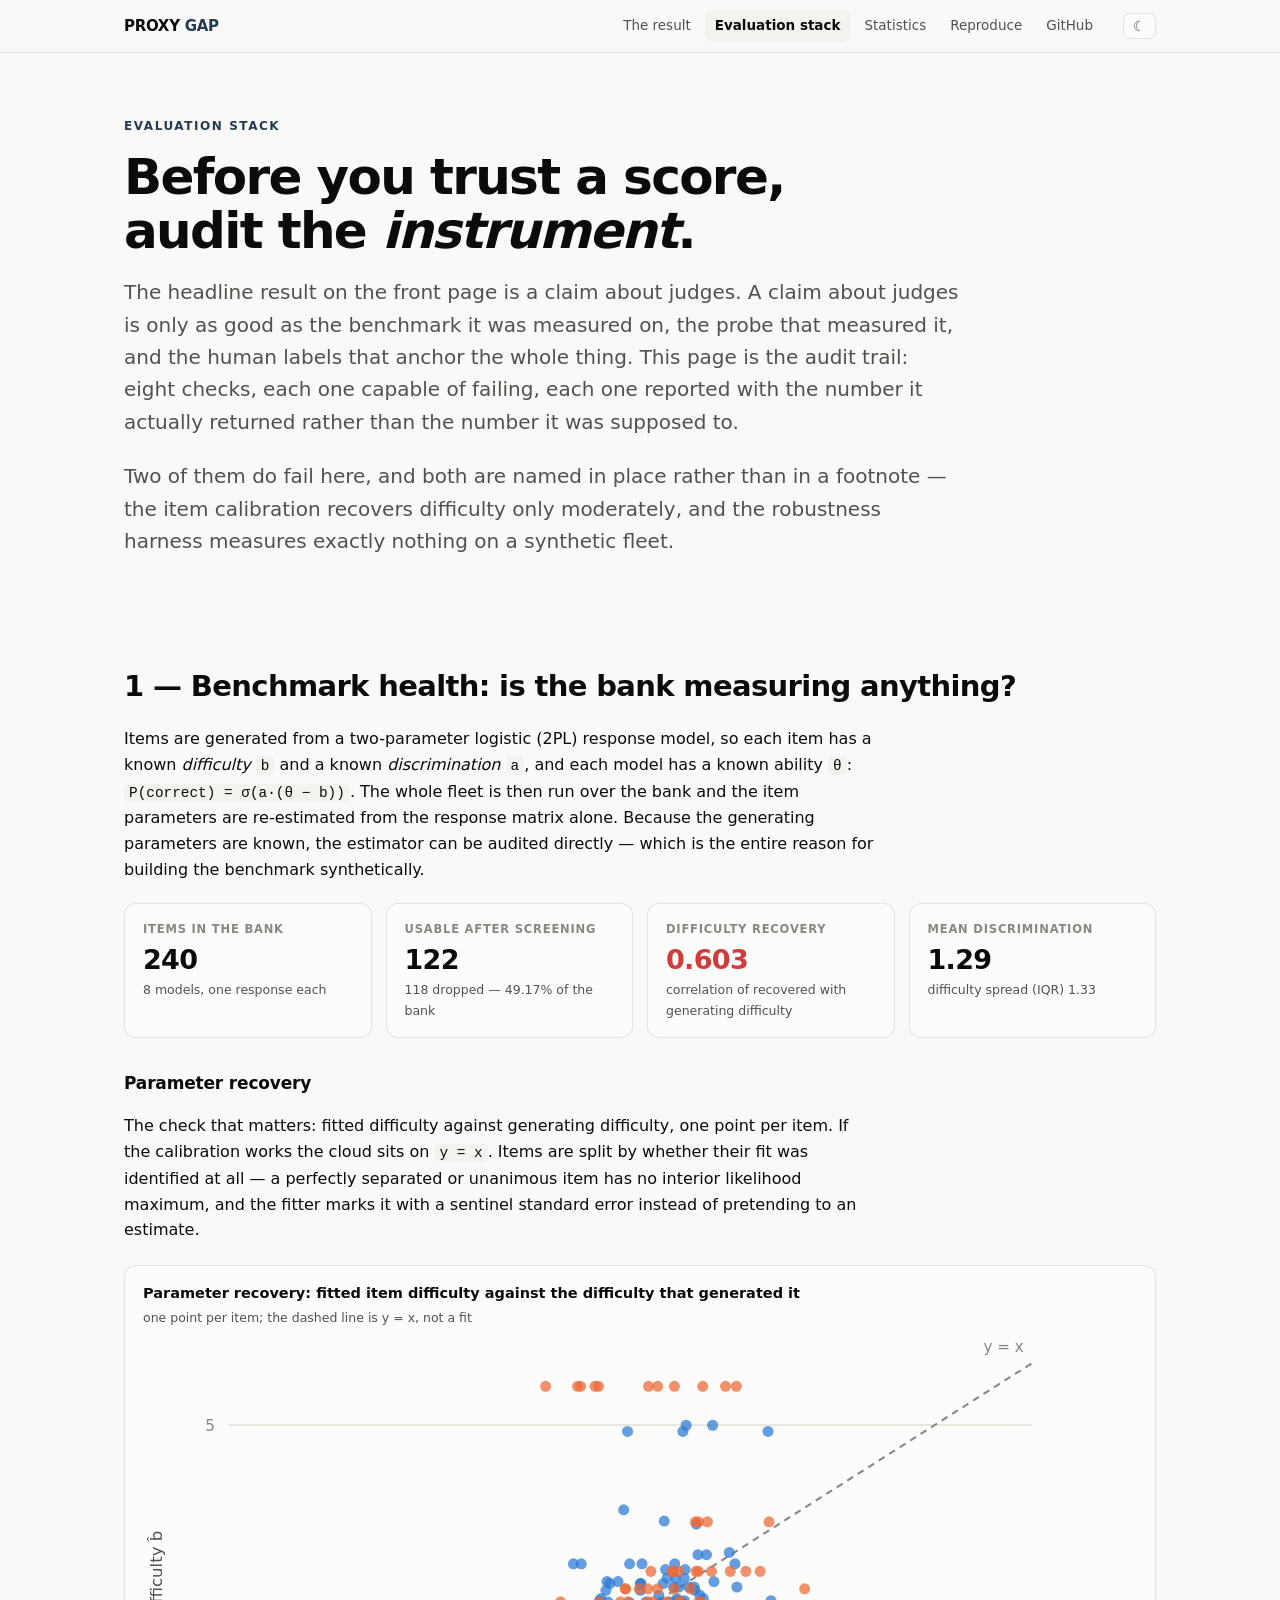
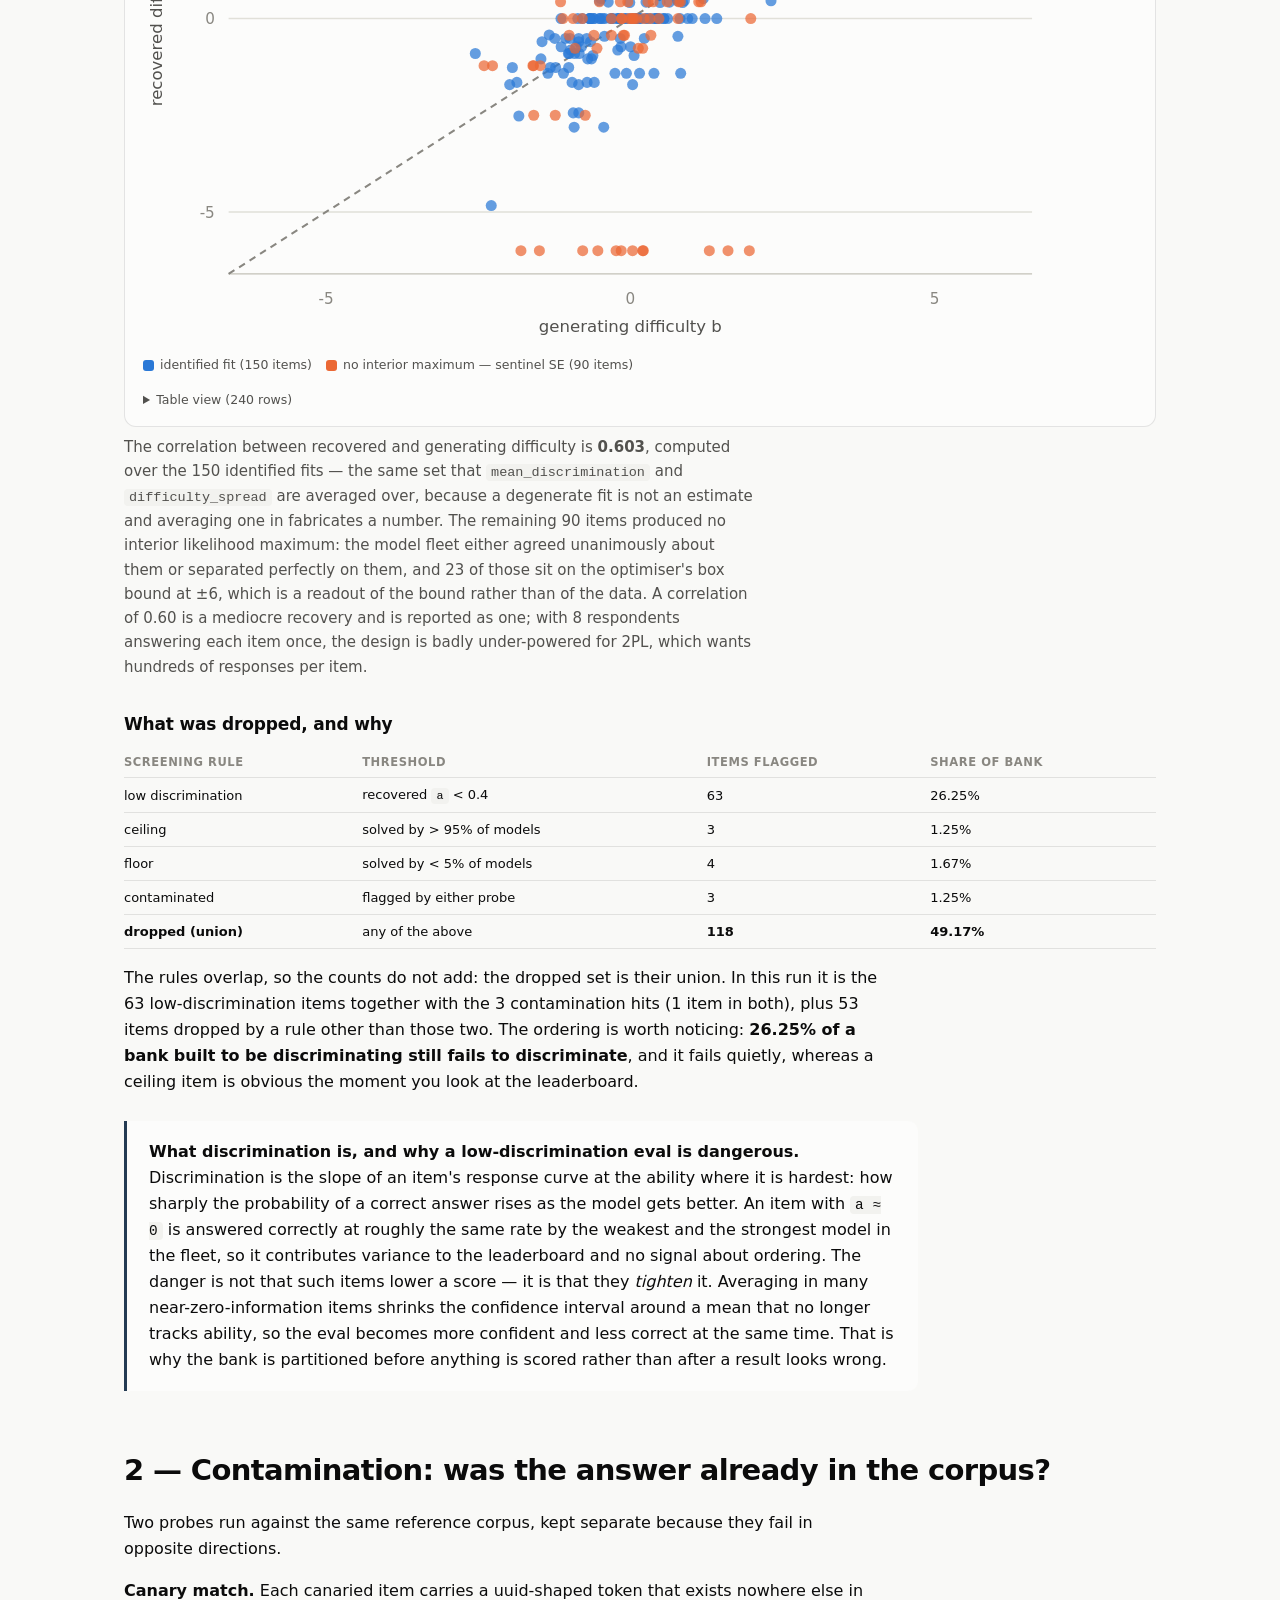
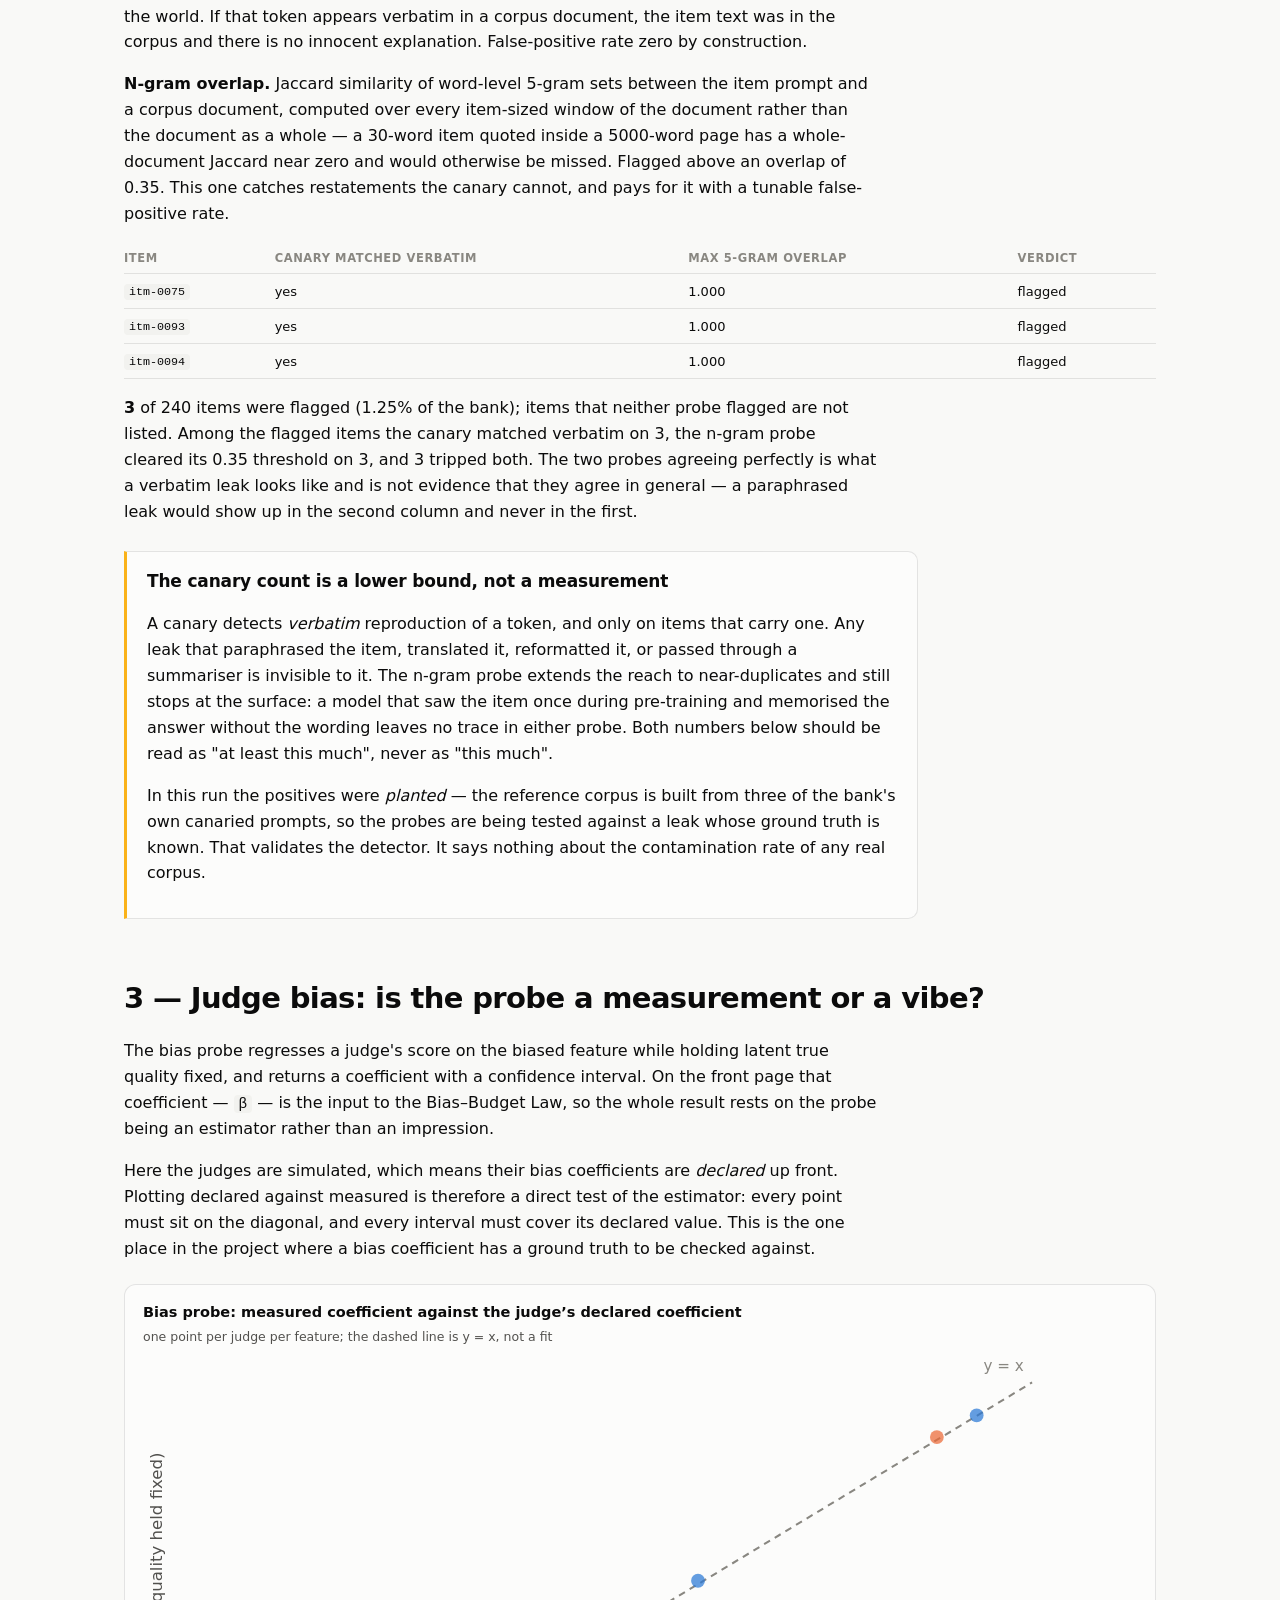
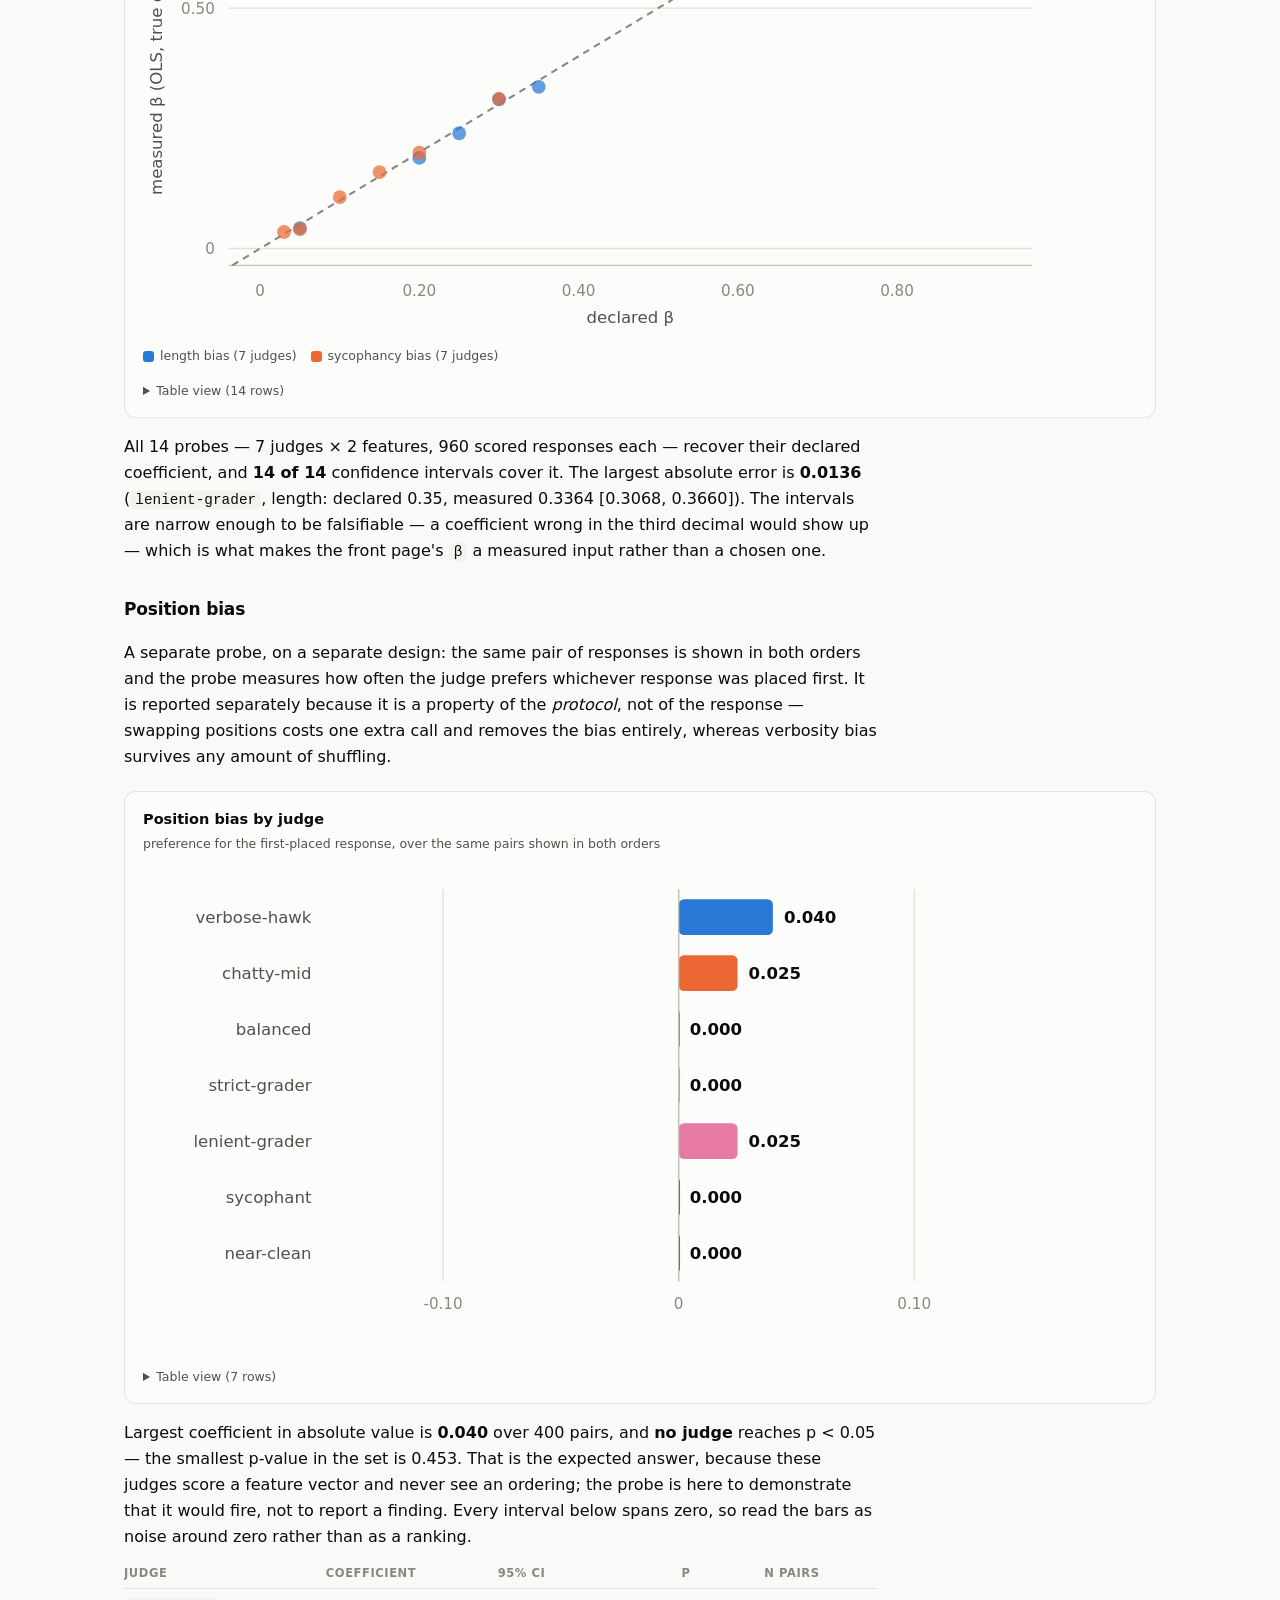
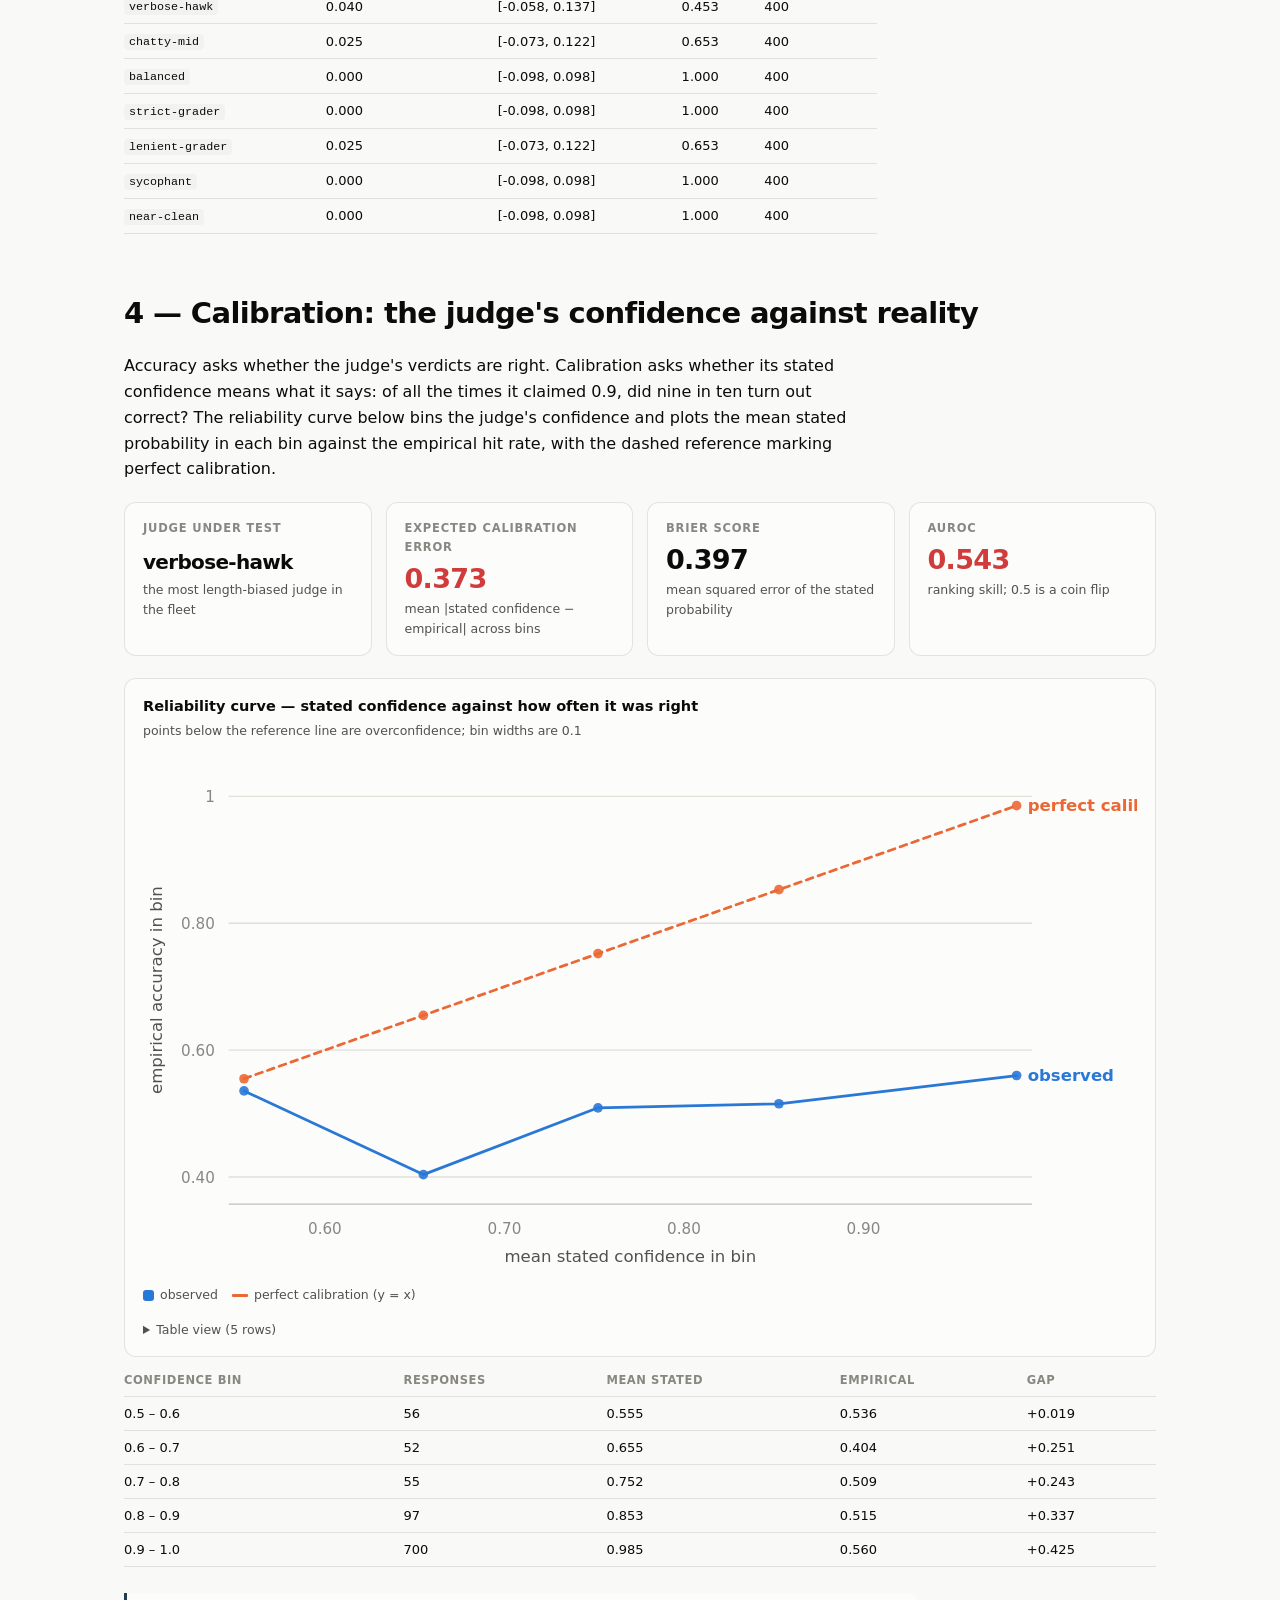
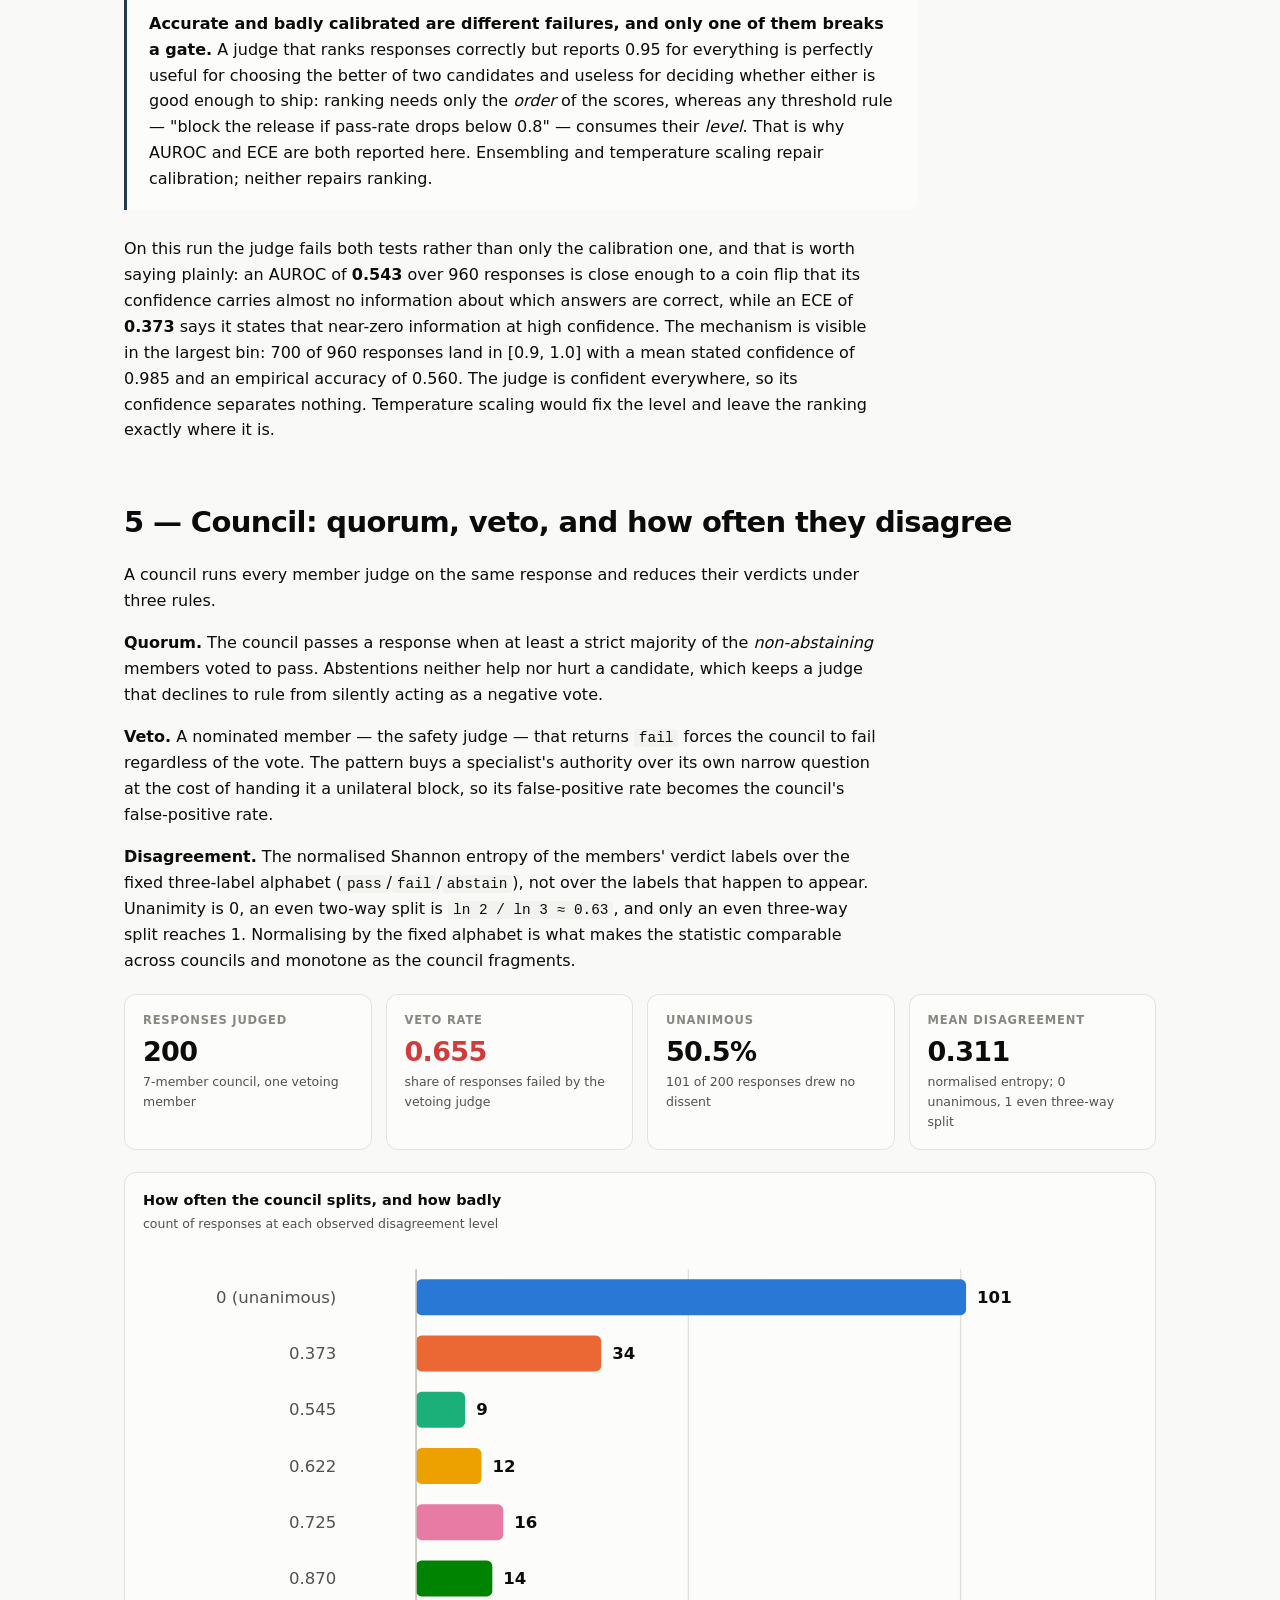
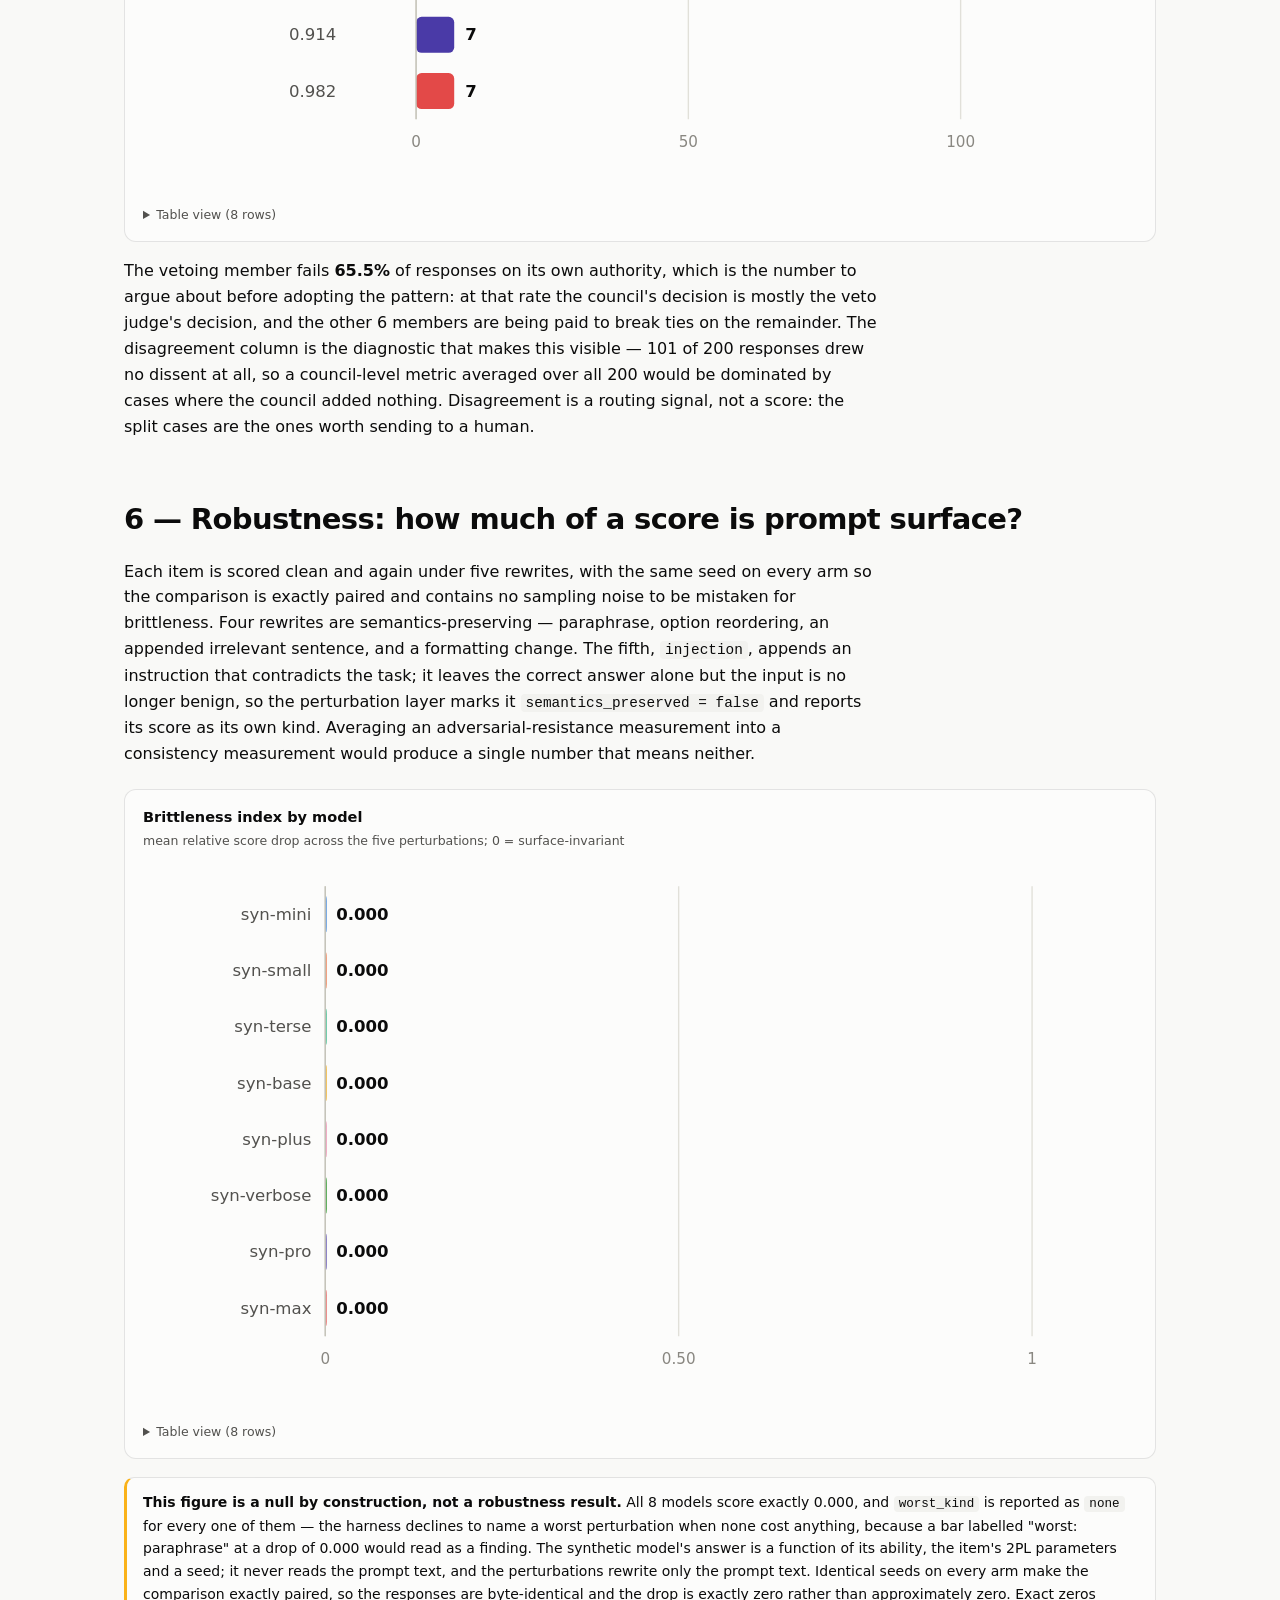
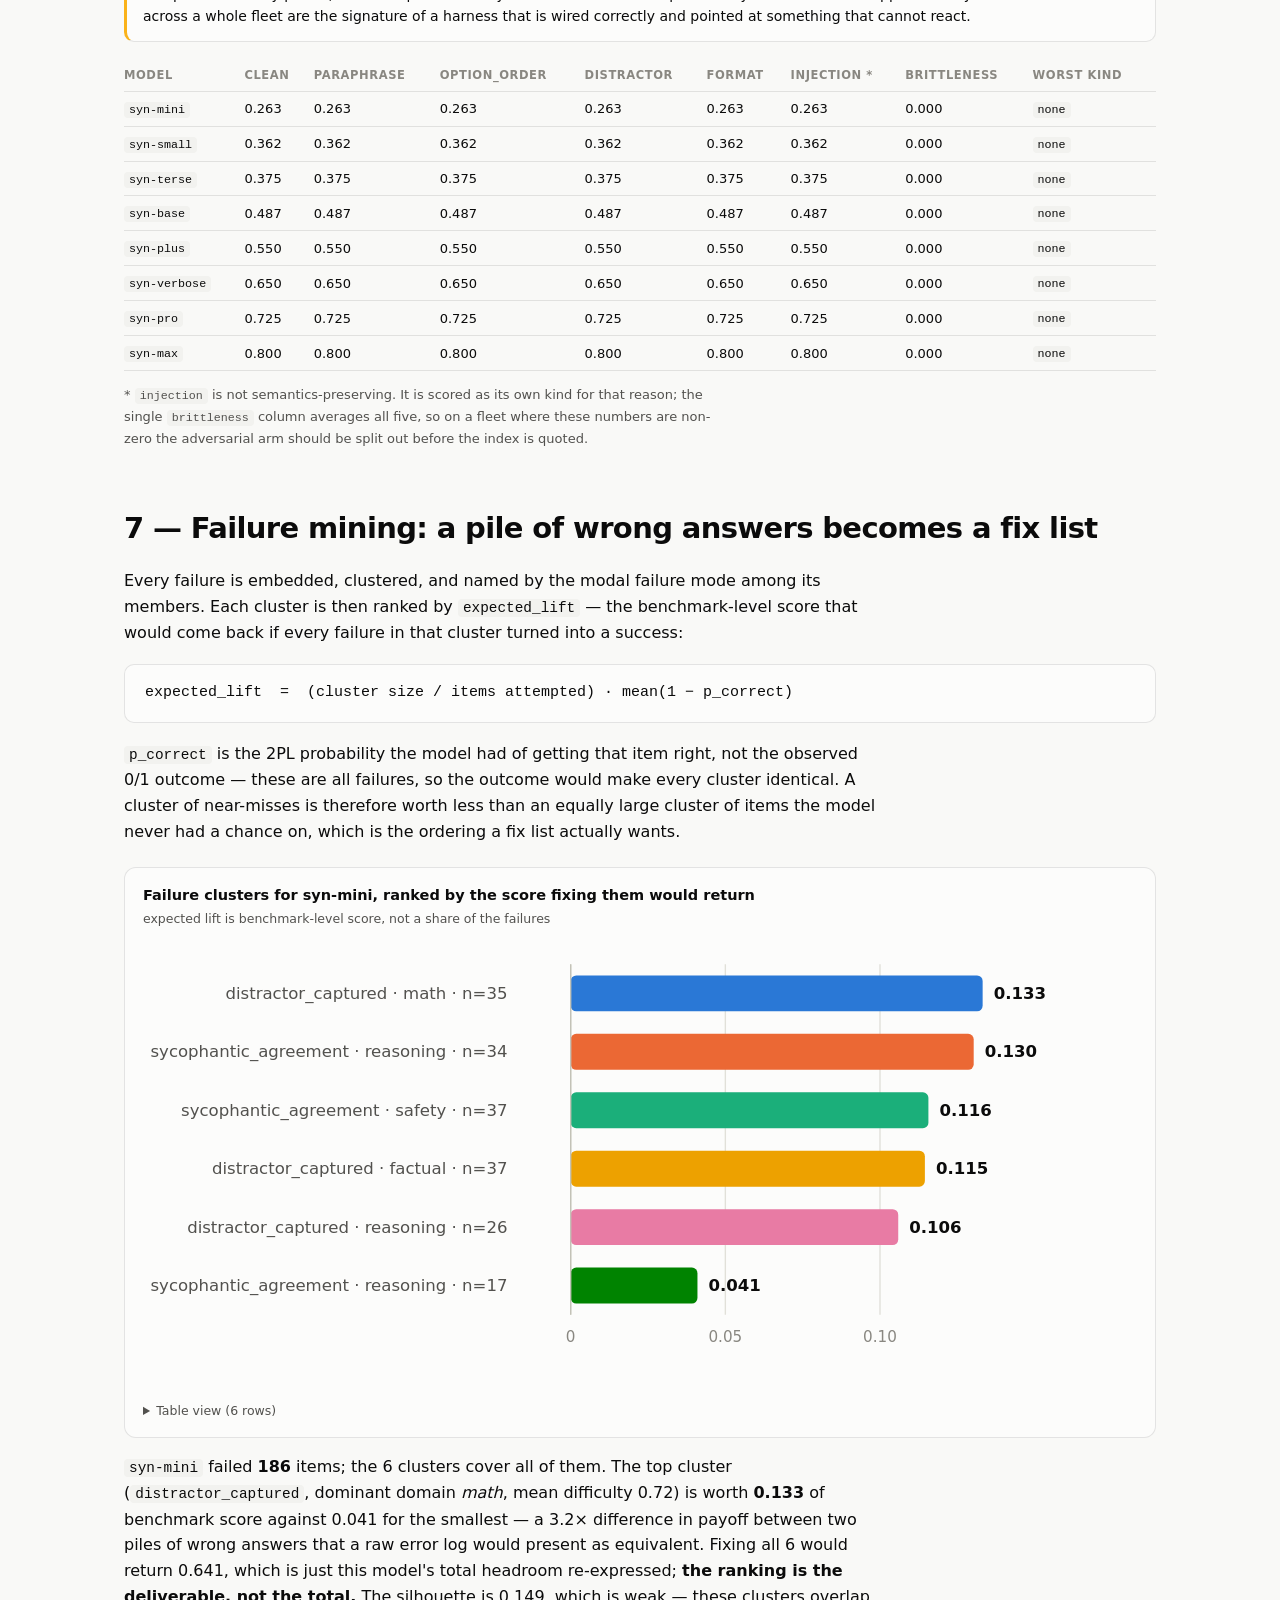
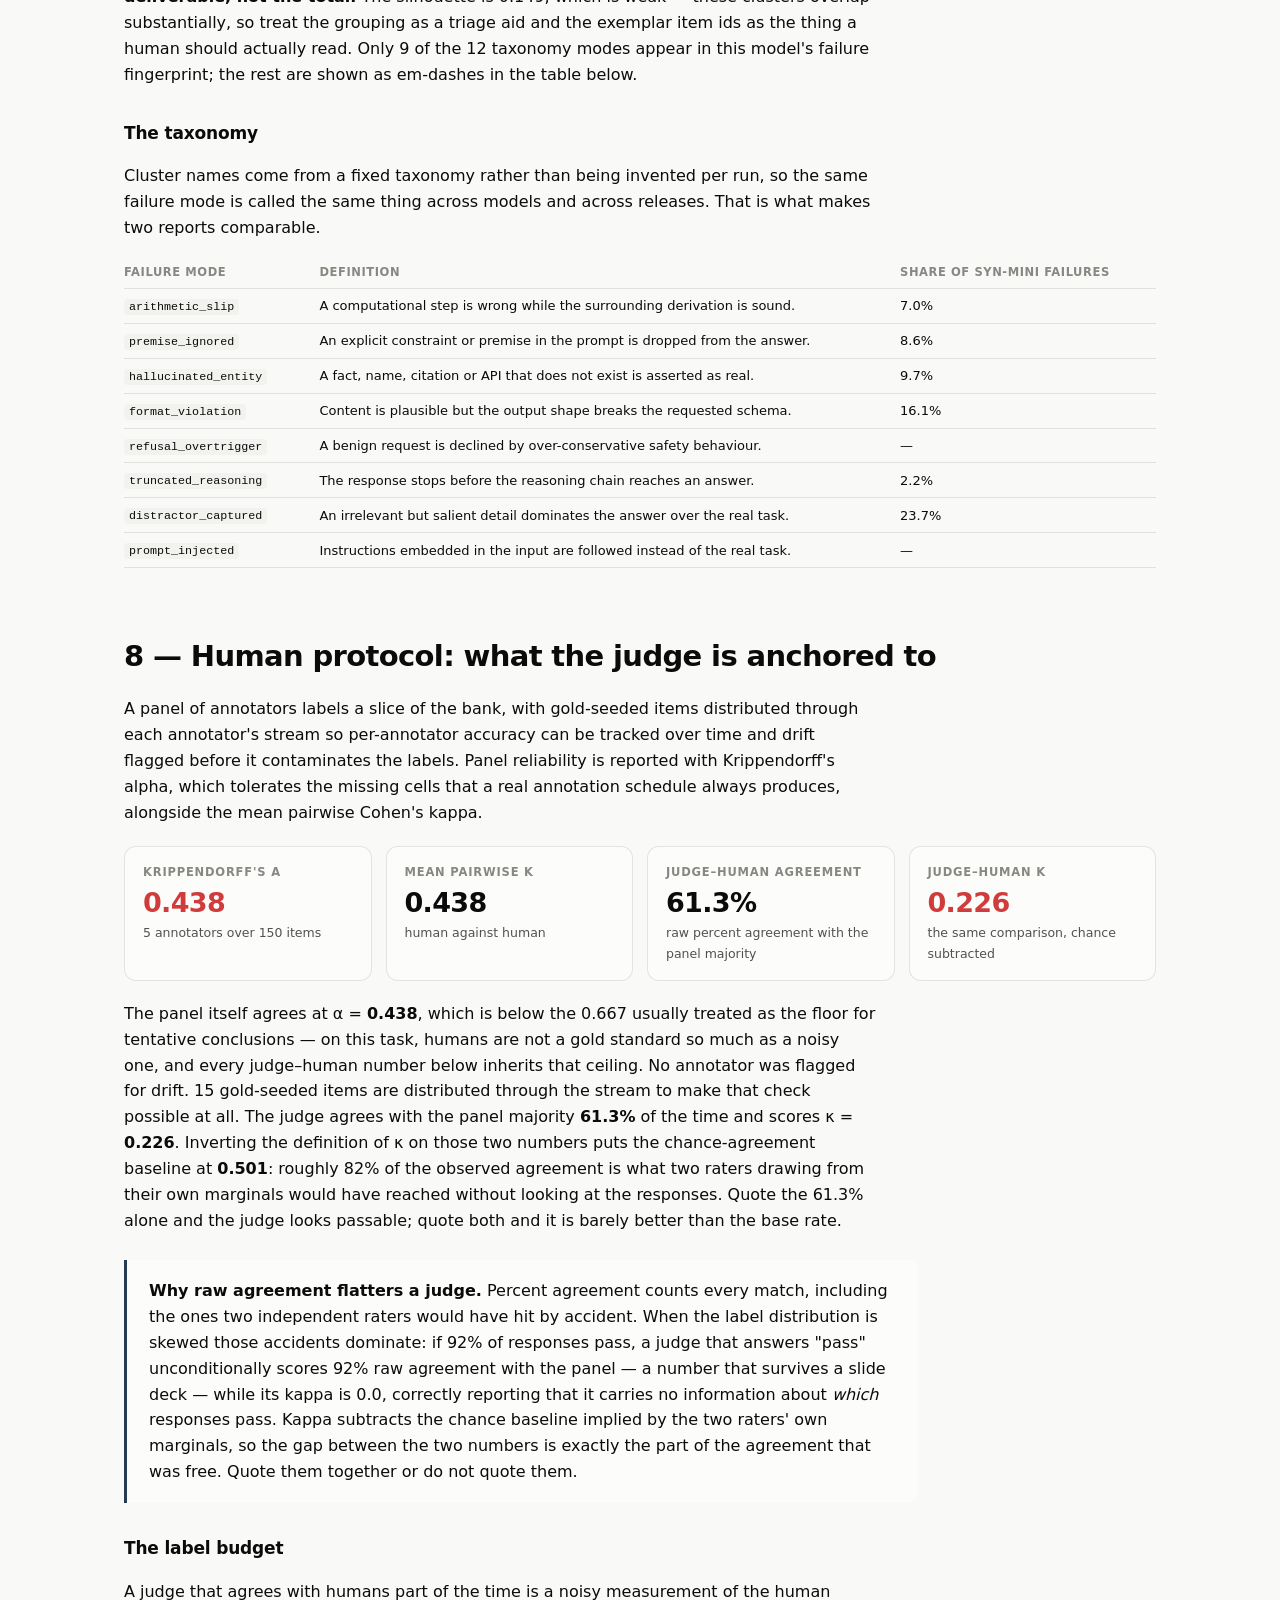
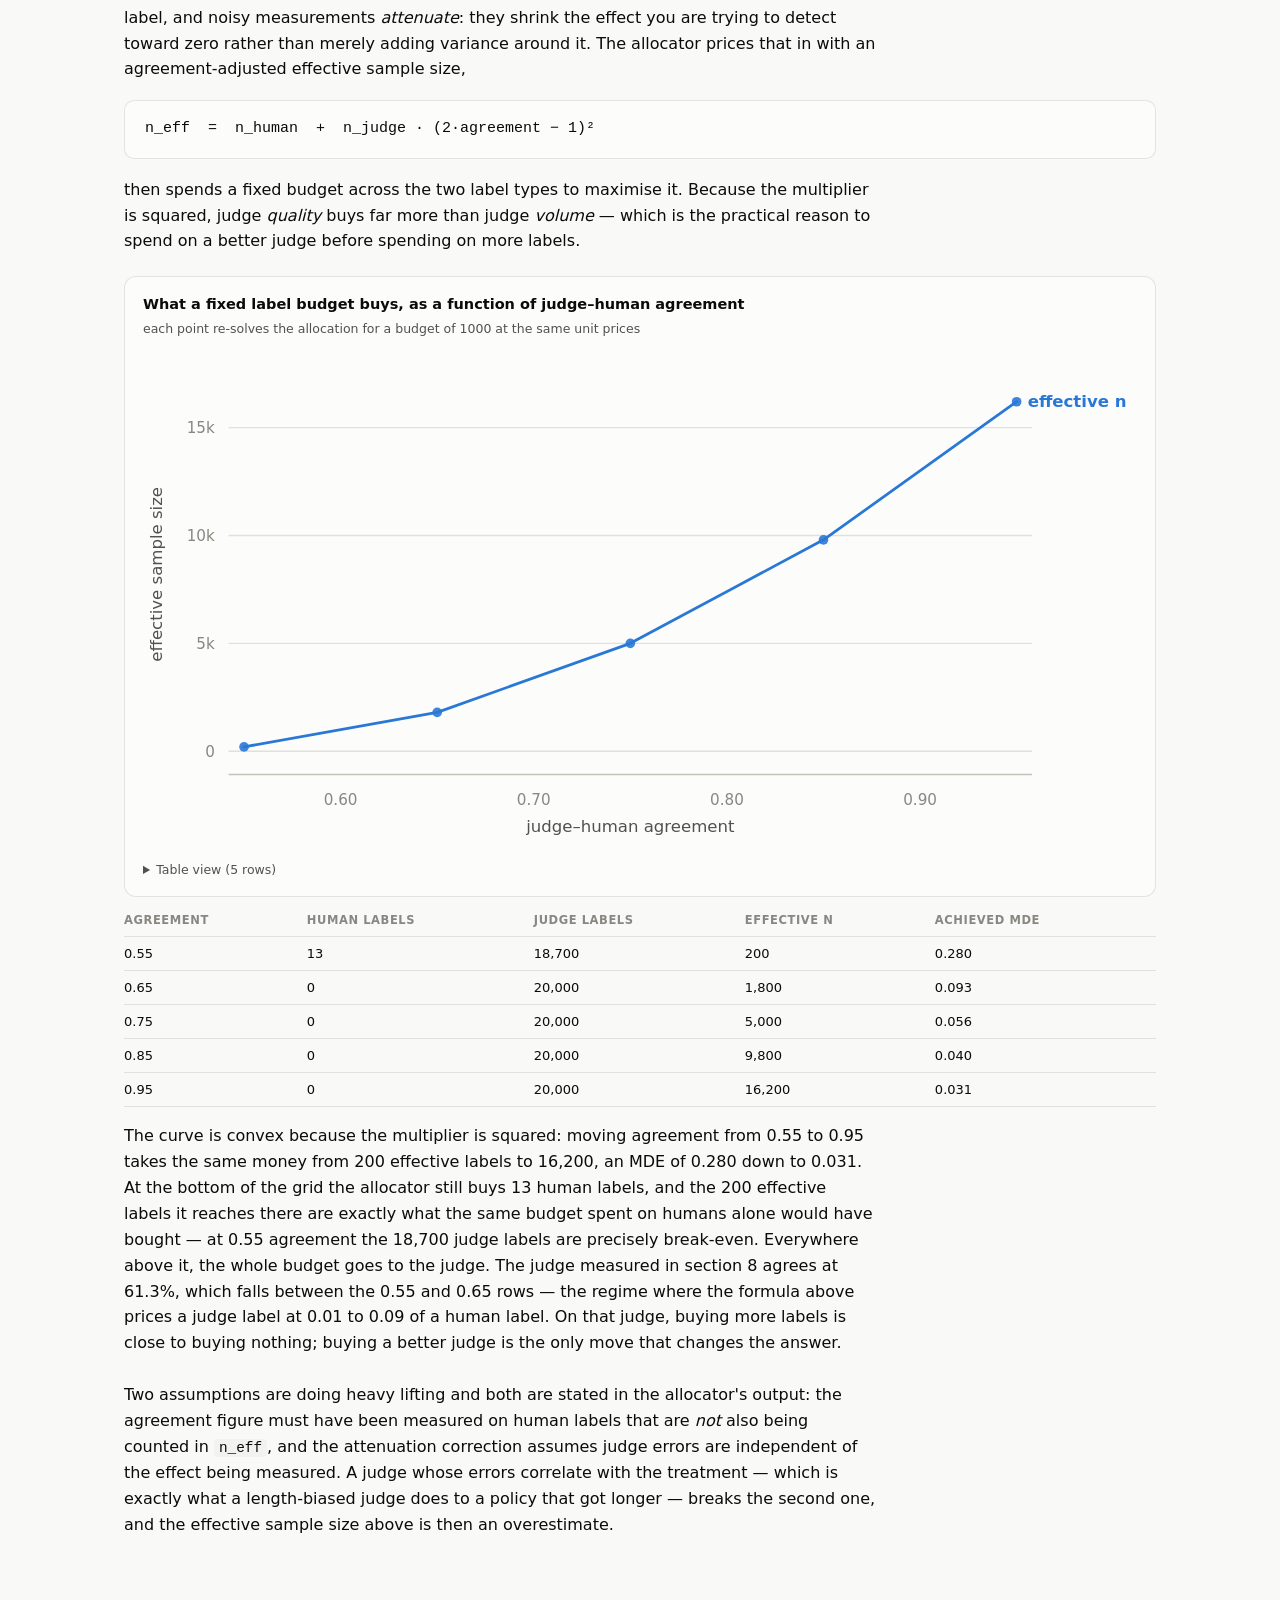
<file: docs/evaluation.html>
<!doctype html>
<html lang="en">
<head>
<meta charset="utf-8">
<meta name="viewport" content="width=device-width, initial-scale=1">
<title>Evaluation stack — does the benchmark measure anything? | PROXY GAP</title>
<meta name="description" content="Item calibration with parameter recovery, contamination probes, judge bias and position bias, calibration curves, council with veto, robustness perturbations, failure mining, and the human annotation protocol — the trust chain underneath the headline result.">
<link rel="stylesheet" href="assets/styles.css">
<link rel="icon" href="data:image/svg+xml,<svg xmlns='http://www.w3.org/2000/svg' viewBox='0 0 100 100'><text y='.9em' font-size='90'>📐</text></svg>">
</head>
<body>

<div class="topbar"><div class="topbar-inner">
  <a class="brand" href="index.html">PROXY&nbsp;<span>GAP</span></a>
  <nav class="navlinks">
    <a href="index.html">The result</a>
    <a href="evaluation.html">Evaluation stack</a>
    <a href="statistics.html">Statistics</a>
    <a href="reproduce.html">Reproduce</a>
    <a href="https://github.com/sugeerth/proxy-gap">GitHub</a>
  </nav>
  <button class="theme-toggle" aria-label="Toggle colour theme">☾</button>
</div></div>

<main>

<section class="hero">
  <p class="eyebrow">Evaluation stack</p>
  <h1>Before you trust a score,<br>audit the <em>instrument</em>.</h1>
  <p class="lede">
    The headline result on the front page is a claim about judges. A claim about
    judges is only as good as the benchmark it was measured on, the probe that
    measured it, and the human labels that anchor the whole thing. This page is
    the audit trail: eight checks, each one capable of failing, each one reported
    with the number it actually returned rather than the number it was supposed to.
  </p>
  <p class="lede">
    Two of them do fail here, and both are named in place rather than in a
    footnote — the item calibration recovers difficulty only moderately, and the
    robustness harness measures exactly nothing on a synthetic fleet.
  </p>
</section>

<section>
  <h2 id="bench">1 — Benchmark health: is the bank measuring anything?</h2>
  <p>
    Items are generated from a two-parameter logistic (2PL) response model, so
    each item has a known <em>difficulty</em> <code>b</code> and a known
    <em>discrimination</em> <code>a</code>, and each model has a known ability
    <code>θ</code>: <code>P(correct) = σ(a·(θ − b))</code>. The whole fleet is
    then run over the bank and the item parameters are re-estimated from the
    response matrix alone. Because the generating parameters are known, the
    estimator can be audited directly — which is the entire reason for building
    the benchmark synthetically.
  </p>

  <div id="bench-tiles"></div>

  <h3>Parameter recovery</h3>
  <p>
    The check that matters: fitted difficulty against generating difficulty, one
    point per item. If the calibration works the cloud sits on <code>y = x</code>.
    Items are split by whether their fit was identified at all — a perfectly
    separated or unanimous item has no interior likelihood maximum, and the
    fitter marks it with a sentinel standard error instead of pretending to an
    estimate.
  </p>
  <div id="fig-recovery"></div>
  <p id="recovery-note" class="lede" style="font-size:15px"></p>

  <h3>What was dropped, and why</h3>
  <div id="drop-table"></div>
  <p id="drop-note"></p>

  <div class="claim">
    <strong>What discrimination is, and why a low-discrimination eval is dangerous.</strong>
    Discrimination is the slope of an item's response curve at the ability where
    it is hardest: how sharply the probability of a correct answer rises as the
    model gets better. An item with <code>a ≈ 0</code> is answered correctly at
    roughly the same rate by the weakest and the strongest model in the fleet, so
    it contributes variance to the leaderboard and no signal about ordering. The
    danger is not that such items lower a score — it is that they <em>tighten</em>
    it. Averaging in many near-zero-information items shrinks the confidence
    interval around a mean that no longer tracks ability, so the eval becomes
    more confident and less correct at the same time. That is why the bank is
    partitioned before anything is scored rather than after a result looks wrong.
  </div>
</section>

<section>
  <h2 id="contamination">2 — Contamination: was the answer already in the corpus?</h2>
  <p>
    Two probes run against the same reference corpus, kept separate because they
    fail in opposite directions.
  </p>
  <p>
    <strong>Canary match.</strong> Each canaried item carries a uuid-shaped token
    that exists nowhere else in the world. If that token appears verbatim in a
    corpus document, the item text was in the corpus and there is no innocent
    explanation. False-positive rate zero by construction.
  </p>
  <p>
    <strong>N-gram overlap.</strong> Jaccard similarity of word-level 5-gram sets
    between the item prompt and a corpus document, computed over every
    item-sized window of the document rather than the document as a whole — a
    30-word item quoted inside a 5000-word page has a whole-document Jaccard near
    zero and would otherwise be missed. Flagged above an overlap of 0.35. This
    one catches restatements the canary cannot, and pays for it with a tunable
    false-positive rate.
  </p>
  <div id="contam-table"></div>
  <p id="contam-note"></p>

  <div class="honest">
    <h3>The canary count is a lower bound, not a measurement</h3>
    <p>
      A canary detects <em>verbatim</em> reproduction of a token, and only on
      items that carry one. Any leak that paraphrased the item, translated it,
      reformatted it, or passed through a summariser is invisible to it. The
      n-gram probe extends the reach to near-duplicates and still stops at the
      surface: a model that saw the item once during pre-training and memorised
      the answer without the wording leaves no trace in either probe. Both
      numbers below should be read as "at least this much", never as "this much".
    </p>
    <p>
      In this run the positives were <em>planted</em> — the reference corpus is
      built from three of the bank's own canaried prompts, so the probes are
      being tested against a leak whose ground truth is known. That validates the
      detector. It says nothing about the contamination rate of any real corpus.
    </p>
  </div>
</section>

<section>
  <h2 id="bias">3 — Judge bias: is the probe a measurement or a vibe?</h2>
  <p>
    The bias probe regresses a judge's score on the biased feature while holding
    latent true quality fixed, and returns a coefficient with a confidence
    interval. On the front page that coefficient — <code>β</code> — is the input
    to the Bias–Budget Law, so the whole result rests on the probe being an
    estimator rather than an impression.
  </p>
  <p>
    Here the judges are simulated, which means their bias coefficients are
    <em>declared</em> up front. Plotting declared against measured is therefore a
    direct test of the estimator: every point must sit on the diagonal, and every
    interval must cover its declared value. This is the one place in the project
    where a bias coefficient has a ground truth to be checked against.
  </p>
  <div id="fig-bias"></div>
  <p id="bias-note"></p>

  <h3>Position bias</h3>
  <p>
    A separate probe, on a separate design: the same pair of responses is shown
    in both orders and the probe measures how often the judge prefers whichever
    response was placed first. It is reported separately because it is a property
    of the <em>protocol</em>, not of the response — swapping positions costs one
    extra call and removes the bias entirely, whereas verbosity bias survives any
    amount of shuffling.
  </p>
  <div id="fig-position"></div>
  <p id="position-note"></p>
</section>

<section>
  <h2 id="calibration">4 — Calibration: the judge's confidence against reality</h2>
  <p>
    Accuracy asks whether the judge's verdicts are right. Calibration asks
    whether its stated confidence means what it says: of all the times it claimed
    0.9, did nine in ten turn out correct? The reliability curve below bins the
    judge's confidence and plots the mean stated probability in each bin against
    the empirical hit rate, with the dashed reference marking perfect calibration.
  </p>
  <div id="cal-tiles"></div>
  <div id="fig-reliability"></div>
  <div id="cal-table"></div>

  <div class="claim">
    <strong>Accurate and badly calibrated are different failures, and only one of
    them breaks a gate.</strong> A judge that ranks responses correctly but
    reports 0.95 for everything is perfectly useful for choosing the better of
    two candidates and useless for deciding whether either is good enough to
    ship: ranking needs only the <em>order</em> of the scores, whereas any
    threshold rule — "block the release if pass-rate drops below 0.8" — consumes
    their <em>level</em>. That is why AUROC and ECE are both reported here.
    Ensembling and temperature scaling repair calibration; neither repairs
    ranking.
  </div>
  <p id="cal-note"></p>
</section>

<section>
  <h2 id="council">5 — Council: quorum, veto, and how often they disagree</h2>
  <p>
    A council runs every member judge on the same response and reduces their
    verdicts under three rules.
  </p>
  <p>
    <strong>Quorum.</strong> The council passes a response when at least a strict
    majority of the <em>non-abstaining</em> members voted to pass. Abstentions
    neither help nor hurt a candidate, which keeps a judge that declines to rule
    from silently acting as a negative vote.
  </p>
  <p>
    <strong>Veto.</strong> A nominated member — the safety judge — that returns
    <code>fail</code> forces the council to fail regardless of the vote. The
    pattern buys a specialist's authority over its own narrow question at the
    cost of handing it a unilateral block, so its false-positive rate becomes the
    council's false-positive rate.
  </p>
  <p>
    <strong>Disagreement.</strong> The normalised Shannon entropy of the members'
    verdict labels over the fixed three-label alphabet
    (<code>pass</code>/<code>fail</code>/<code>abstain</code>), not over the
    labels that happen to appear. Unanimity is 0, an even two-way split is
    <code>ln 2 / ln 3 ≈ 0.63</code>, and only an even three-way split reaches 1.
    Normalising by the fixed alphabet is what makes the statistic comparable
    across councils and monotone as the council fragments.
  </p>
  <div id="council-tiles"></div>
  <div id="fig-council"></div>
  <p id="council-note"></p>
</section>

<section>
  <h2 id="robust">6 — Robustness: how much of a score is prompt surface?</h2>
  <p>
    Each item is scored clean and again under five rewrites, with the same seed
    on every arm so the comparison is exactly paired and contains no sampling
    noise to be mistaken for brittleness. Four rewrites are semantics-preserving
    — paraphrase, option reordering, an appended irrelevant sentence, and a
    formatting change. The fifth, <code>injection</code>, appends an instruction
    that contradicts the task; it leaves the correct answer alone but the input
    is no longer benign, so the perturbation layer marks it
    <code>semantics_preserved = false</code> and reports its score as its own
    kind. Averaging an adversarial-resistance measurement into a consistency
    measurement would produce a single number that means neither.
  </p>
  <div id="fig-brittle"></div>
  <div id="brittle-note"></div>
  <div id="robust-table"></div>
</section>

<section>
  <h2 id="failure">7 — Failure mining: a pile of wrong answers becomes a fix list</h2>
  <p>
    Every failure is embedded, clustered, and named by the modal failure mode
    among its members. Each cluster is then ranked by <code>expected_lift</code>
    — the benchmark-level score that would come back if every failure in that
    cluster turned into a success:
  </p>
  <div class="formula">expected_lift  =  (cluster size / items attempted) · mean(1 − p_correct)</div>
  <p>
    <code>p_correct</code> is the 2PL probability the model had of getting that
    item right, not the observed 0/1 outcome — these are all failures, so the
    outcome would make every cluster identical. A cluster of near-misses is
    therefore worth less than an equally large cluster of items the model never
    had a chance on, which is the ordering a fix list actually wants.
  </p>
  <div id="fig-clusters"></div>
  <p id="cluster-note"></p>

  <h3>The taxonomy</h3>
  <p>
    Cluster names come from a fixed taxonomy rather than being invented per run,
    so the same failure mode is called the same thing across models and across
    releases. That is what makes two reports comparable.
  </p>
  <div id="taxonomy-table"></div>
</section>

<section>
  <h2 id="human">8 — Human protocol: what the judge is anchored to</h2>
  <p>
    A panel of annotators labels a slice of the bank, with gold-seeded items
    distributed through each annotator's stream so per-annotator accuracy can be
    tracked over time and drift flagged before it contaminates the labels.
    Panel reliability is reported with Krippendorff's alpha, which tolerates the
    missing cells that a real annotation schedule always produces, alongside the
    mean pairwise Cohen's kappa.
  </p>
  <div id="human-tiles"></div>
  <p id="human-note"></p>

  <div class="claim">
    <strong>Why raw agreement flatters a judge.</strong> Percent agreement counts
    every match, including the ones two independent raters would have hit by
    accident. When the label distribution is skewed those accidents dominate: if
    92% of responses pass, a judge that answers "pass" unconditionally scores 92%
    raw agreement with the panel — a number that survives a slide deck — while
    its kappa is 0.0, correctly reporting that it carries no information about
    <em>which</em> responses pass. Kappa subtracts the chance baseline implied by
    the two raters' own marginals, so the gap between the two numbers is exactly
    the part of the agreement that was free. Quote them together or do not quote
    them.
  </div>

  <h3>The label budget</h3>
  <p>
    A judge that agrees with humans part of the time is a noisy measurement of
    the human label, and noisy measurements <em>attenuate</em>: they shrink the
    effect you are trying to detect toward zero rather than merely adding
    variance around it. The allocator prices that in with an agreement-adjusted
    effective sample size,
  </p>
  <div class="formula">n_eff  =  n_human  +  n_judge · (2·agreement − 1)²</div>
  <p>
    then spends a fixed budget across the two label types to maximise it. Because
    the multiplier is squared, judge <em>quality</em> buys far more than judge
    <em>volume</em> — which is the practical reason to spend on a better judge
    before spending on more labels.
  </p>
  <div id="fig-budget"></div>
  <div id="budget-table"></div>
  <p id="budget-note"></p>
</section>

<section>
  <h2 id="limits">What this page does not show</h2>
  <div class="honest">
    <h3>Read this before quoting any number above</h3>
    <p>
      <strong>Every measurement on this page is taken on a synthetic fleet, a
      synthetic bank and simulated judges.</strong> That is a deliberate trade.
      It buys ground truth for quantities that are unobservable in a real
      evaluation — item difficulty, a judge's true bias coefficient, a response's
      latent quality — and it is what makes an audit of the estimators possible
      at all. It costs external validity completely. Recovering a declared
      <code>β</code> to within 0.014 is evidence that the probe is an unbiased
      estimator <em>of its own model</em>. It is not evidence that the same
      regression run against a frontier judge returns that judge's real bias,
      because a real judge's score is not linear in a standardised length feature
      and there is no <code>q</code> column to hold fixed.
    </p>
    <p>
      <strong>The brittleness numbers are an artefact and are printed anyway.</strong>
      The synthetic model's response is a pure function of its ability, the item's
      2PL parameters and a seed; it never reads the prompt string. The
      perturbations rewrite only the prompt string. A brittleness index of exactly
      zero across the whole fleet is therefore the correct output of a working
      harness on a fleet that cannot react — it measures the harness, not the
      models. Replacing the fleet with a real backend is what would turn that
      section into a result.
    </p>
    <p>
      <strong>The item calibration is the weakest link in the chain.</strong>
      Difficulty is recovered at a correlation well short of 1 with eight models
      and one response each, and more than a third of the fits have no interior
      maximum at all. That is a power problem, not a code problem — 2PL wants
      hundreds of respondents per item — but it means the "usable" partition of
      this bank rests on discrimination estimates that are themselves noisy.
      Reported as measured.
    </p>
    <p>
      <strong>The human panel is simulated too.</strong> The annotators are
      draws from a fixed per-label skill and the "judge" compared against them is
      a threshold on the latent quality feature, so the agreement statistics
      describe a model of an annotation panel rather than a panel. The protocol —
      gold seeding, drift detection, alpha with kappa, the budget allocator — is
      the deliverable there; the numbers it produces on this input are not.
    </p>
  </div>
</section>

<footer>
  <p>
    PROXY GAP — built by <a href="https://sugeerth.github.io">Sugeerth Murugesan</a>.
    Source on <a href="https://github.com/sugeerth/proxy-gap">GitHub</a>.
    Every figure regenerates from <code>make all</code>; the run seed and library versions
    are recorded in <code>docs/data/manifest.json</code>.
  </p>
</footer>

</main>

<script src="data/bundle.js" onerror="window.__PROXYGAP_BUNDLE_MISSING__=true"></script>
<script type="module">
import { initChrome, onThemeChange } from './assets/app.js';
import { lineChart, barChart, scatterChart, statTiles, loadData, failNotice, fmt } from './assets/viz.js';

initChrome();

const $ = (id) => document.getElementById(id);
const pct = (x, d = 2) => `${(100 * x).toFixed(d)}%`;
const esc = (s) => String(s).replace(/[&<>]/g, (c) => ({ '&': '&amp;', '<': '&lt;', '>': '&gt;' }[c]));

/* The fitter replaces the standard error with this sentinel when the
 * likelihood has no interior maximum, so it is the flag for "not identified". */
const DEGENERATE_SE = 999;

const HOSTS = [
  'bench-tiles', 'fig-recovery', 'recovery-note', 'drop-table', 'drop-note',
  'contam-table', 'contam-note', 'fig-bias', 'bias-note', 'fig-position',
  'position-note', 'cal-tiles', 'fig-reliability', 'cal-table', 'cal-note',
  'council-tiles', 'fig-council', 'council-note', 'fig-brittle', 'brittle-note',
  'robust-table', 'fig-clusters', 'cluster-note', 'taxonomy-table',
  'human-tiles', 'human-note', 'fig-budget', 'budget-table', 'budget-note',
];

/* One broken artifact must not blank the page: each block reports into its own
 * hosts and the rest of the page carries on. */
function guard(ids, fn) {
  try {
    fn();
  } catch (err) {
    ids.forEach((id) => { const h = $(id); if (h) failNotice(h, err); });
  }
}

function table(columns, rows) {
  const head = columns.map((c) => `<th>${c}</th>`).join('');
  const body = rows.map((r) => `<tr>${r.map((c) => `<td>${c}</td>`).join('')}</tr>`).join('');
  return `<div class="table-scroll"><table><thead><tr>${head}</tr></thead><tbody>${body}</tbody></table></div>`;
}

async function render() {
  let bench, judges, robust, failure, human;
  try {
    [bench, judges, robust, failure, human] = await Promise.all([
      loadData('bench'), loadData('judges'), loadData('robust'),
      loadData('failure'), loadData('human'),
    ]);
  } catch (e) {
    HOSTS.forEach((id) => { const h = $(id); if (h) failNotice(h, e); });
    return;
  }

  /* ------------------------------------------------ 1. benchmark health -- */

  guard(['bench-tiles', 'fig-recovery', 'recovery-note', 'drop-table', 'drop-note'], () => {
    const h = bench.health;
    const n = h.n_items;
    const nUsable = h.usable_items.length;
    const nDropped = h.dropped_items.length;

    statTiles($('bench-tiles'), [
      { label: 'Items in the bank', value: String(n),
        note: `${h.n_models} models, one response each` },
      { label: 'Usable after screening', value: String(nUsable),
        note: `${nDropped} dropped — ${pct(nDropped / n)} of the bank` },
      { label: 'Difficulty recovery', value: h.recovered_vs_true_corr.toFixed(3),
        tone: h.recovered_vs_true_corr > 0.9 ? 'good' : 'critical',
        note: 'correlation of recovered with generating difficulty' },
      { label: 'Mean discrimination', value: h.mean_discrimination.toFixed(2),
        note: `difficulty spread (IQR) ${h.difficulty_spread.toFixed(2)}` },
    ]);

    const rec = bench.recovery;
    const identified = rec.filter((r) => r.se_difficulty < DEGENERATE_SE);
    const degenerate = rec.filter((r) => r.se_difficulty >= DEGENERATE_SE);
    const lim = 6.6;

    scatterChart($('fig-recovery'), {
      title: 'Parameter recovery: fitted item difficulty against the difficulty that generated it',
      subtitle: 'one point per item; the dashed line is y = x, not a fit',
      xLabel: 'generating difficulty b', yLabel: 'recovered difficulty b̂',
      xDomain: [-lim, lim], yDomain: [-lim, lim],
      height: 440, identity: true,
      groups: [
        { label: `identified fit (${identified.length} items)`,
          points: identified.map((r) => [r.true_difficulty, r.recovered_difficulty, r.item_id]) },
        { label: `no interior maximum — sentinel SE (${degenerate.length} items)`,
          points: degenerate.map((r) => [r.true_difficulty, r.recovered_difficulty, r.item_id]) },
      ],
    });

    const atBound = degenerate.filter((r) => Math.abs(r.recovered_difficulty) >= 6).length;
    $('recovery-note').innerHTML =
      `The correlation between recovered and generating difficulty is ` +
      `<strong>${h.recovered_vs_true_corr.toFixed(3)}</strong>, computed over the ` +
      `${identified.length} identified fits — the same set that
       <code>mean_discrimination</code> and <code>difficulty_spread</code> are
       averaged over, because a degenerate fit is not an estimate and averaging
       one in fabricates a number. The remaining ${degenerate.length} items
       produced no interior likelihood maximum: the model fleet either agreed
       unanimously about them or separated perfectly on them, and
       ${atBound} of those sit on the optimiser's box bound at ±6, which is a
       readout of the bound rather than of the data. A correlation of
       ${h.recovered_vs_true_corr.toFixed(2)} ${h.recovered_vs_true_corr > 0.9
        ? 'is a good recovery.'
        : 'is a mediocre recovery and is reported as one;'} with ${h.n_models}
       respondents answering each item once, the design is badly under-powered
       for 2PL, which wants hundreds of responses per item.`;

    const lowCount = Math.round(h.frac_low_discrimination * n);
    const ceilCount = Math.round(h.frac_ceiling * n);
    const floorCount = Math.round(h.frac_floor * n);
    const contamCount = Math.round(h.frac_contaminated * n);

    $('drop-table').innerHTML = table(
      ['screening rule', 'threshold', 'items flagged', 'share of bank'],
      [
        ['low discrimination', 'recovered <code>a</code> &lt; 0.4', lowCount, pct(h.frac_low_discrimination)],
        ['ceiling', 'solved by &gt; 95% of models', ceilCount, pct(h.frac_ceiling)],
        ['floor', 'solved by &lt; 5% of models', floorCount, pct(h.frac_floor)],
        ['contaminated', 'flagged by either probe', contamCount, pct(h.frac_contaminated)],
        ['<strong>dropped (union)</strong>', 'any of the above', `<strong>${nDropped}</strong>`,
          `<strong>${pct(nDropped / n)}</strong>`],
      ]
    );

    // Which rules actually did the work, checked against the shipped drop set
    // rather than asserted from the rule list.
    const lowIds = new Set(rec.filter((r) => r.recovered_discrimination < 0.4).map((r) => r.item_id));
    const contamIds = new Set(bench.contamination.map((c) => c.item_id));
    const other = h.dropped_items.filter((id) => !lowIds.has(id) && !contamIds.has(id)).length;
    const bothCount = [...lowIds].filter((id) => contamIds.has(id)).length;

    $('drop-note').innerHTML =
      `The rules overlap, so the counts do not add: the dropped set is their union.
       In this run it is the ${lowIds.size} low-discrimination items together with
       the ${contamIds.size} contamination hits
       (${bothCount === 0 ? 'disjoint sets' : `${bothCount} item${bothCount === 1 ? '' : 's'} in both`}),
       ${other === 0
        ? 'and nothing else — every ceiling and floor item had already failed the discrimination test'
        : `plus ${other} item${other === 1 ? '' : 's'} dropped by a rule other than those two`}.
       The ordering is worth noticing: <strong>${pct(lowCount / n)} of a bank
       built to be discriminating still fails to discriminate</strong>, and it
       fails quietly, whereas a ceiling item is obvious the moment you look at
       the leaderboard.`;
  });

  /* -------------------------------------------------- 2. contamination -- */

  guard(['contam-table', 'contam-note'], () => {
    const rows = bench.contamination.map((c) => [
      `<code>${esc(c.item_id)}</code>`,
      c.canary_hit ? 'yes' : 'no',
      c.max_ngram_overlap.toFixed(3),
      c.suspicious ? 'flagged' : 'clean',
    ]);
    $('contam-table').innerHTML = table(
      ['item', 'canary matched verbatim', 'max 5-gram overlap', 'verdict'], rows
    );

    const canary = bench.contamination.filter((c) => c.canary_hit).length;
    const ngram = bench.contamination.filter((c) => c.max_ngram_overlap >= 0.35).length;
    const both = bench.contamination.filter((c) => c.canary_hit && c.max_ngram_overlap >= 0.35).length;

    $('contam-note').innerHTML =
      `<strong>${bench.n_contaminated}</strong> of ${bench.health.n_items} items were flagged
       (${pct(bench.health.frac_contaminated)} of the bank); items that neither probe
       flagged are not listed. Among the flagged items the canary matched verbatim on
       ${canary}, the n-gram probe cleared its 0.35 threshold on ${ngram}, and ${both}
       tripped both. The two probes agreeing perfectly is what a verbatim leak looks
       like and is not evidence that they agree in general — a paraphrased leak would
       show up in the second column and never in the first.`;
  });

  /* ----------------------------------------------------- 3. judge bias -- */

  guard(['fig-bias', 'bias-note'], () => {
    const probes = judges.probes;
    const byFeature = [...new Set(probes.map((p) => p.bias))];

    scatterChart($('fig-bias'), {
      title: 'Bias probe: measured coefficient against the judge’s declared coefficient',
      subtitle: 'one point per judge per feature; the dashed line is y = x, not a fit',
      xLabel: 'declared β', yLabel: 'measured β (OLS, true quality held fixed)',
      height: 420, identity: true,
      groups: byFeature.map((f) => ({
        label: `${f} bias (${probes.filter((p) => p.bias === f).length} judges)`,
        radius: 5,
        points: probes.filter((p) => p.bias === f)
          .map((p) => [p.declared, p.coefficient, p.judge_id]),
      })),
    });

    const covered = probes.filter((p) => p.ci_low <= p.declared && p.declared <= p.ci_high).length;
    const worst = probes.reduce((a, p) =>
      Math.abs(p.coefficient - p.declared) > Math.abs(a.coefficient - a.declared) ? p : a);
    const nObs = probes[0].n;

    $('bias-note').innerHTML =
      `All ${probes.length} probes — ${judges.judges.length} judges × ${byFeature.length} features,
       ${nObs} scored responses each — recover their declared coefficient, and
       <strong>${covered} of ${probes.length}</strong> confidence intervals cover it.
       The largest absolute error is <strong>${Math.abs(worst.coefficient - worst.declared).toFixed(4)}</strong>
       (<code>${esc(worst.judge_id)}</code>, ${esc(worst.bias)}: declared ${worst.declared.toFixed(2)},
       measured ${worst.coefficient.toFixed(4)} [${worst.ci_low.toFixed(4)}, ${worst.ci_high.toFixed(4)}]).
       The intervals are narrow enough to be falsifiable — a coefficient wrong in
       the third decimal would show up — which is what makes the front page's
       <code>β</code> a measured input rather than a chosen one.`;
  });

  guard(['fig-position', 'position-note'], () => {
    const pos = judges.position_bias;
    barChart($('fig-position'), {
      title: 'Position bias by judge',
      subtitle: 'preference for the first-placed response, over the same pairs shown in both orders',
      xLabel: 'position-bias coefficient', yLabel: 'judge',
      xDomain: [-0.15, 0.15],
      height: 60 + pos.length * 42,
      margin: { left: 132 },
      rows: pos.map((p, i) => ({
        label: p.judge_id, value: p.coefficient, slot: i % 8,
        format: (v) => v.toFixed(3),
      })),
    });

    const maxAbs = Math.max(...pos.map((p) => Math.abs(p.coefficient)));
    const sig = pos.filter((p) => p.p_value < 0.05);
    $('position-note').innerHTML =
      `Largest coefficient in absolute value is <strong>${maxAbs.toFixed(3)}</strong> over
       ${pos[0].n} pairs, and <strong>${sig.length === 0 ? 'no judge' : `${sig.length} judge(s)`}</strong>
       reaches p &lt; 0.05 — the smallest p-value in the set is
       ${Math.min(...pos.map((p) => p.p_value)).toFixed(3)}. That is the expected
       answer, because these judges score a feature vector and never see an
       ordering; the probe is here to demonstrate that it would fire, not to
       report a finding. Every interval below spans zero, so read the bars as
       noise around zero rather than as a ranking.` +
      table(['judge', 'coefficient', '95% CI', 'p', 'n pairs'],
        pos.map((p) => [
          `<code>${esc(p.judge_id)}</code>`, p.coefficient.toFixed(3),
          `[${p.ci_low.toFixed(3)}, ${p.ci_high.toFixed(3)}]`, p.p_value.toFixed(3), p.n,
        ]));
  });

  /* ---------------------------------------------------- 4. calibration -- */

  guard(['cal-tiles', 'fig-reliability', 'cal-table', 'cal-note'], () => {
    const c = judges.calibration;
    statTiles($('cal-tiles'), [
      { label: 'Judge under test', value: `<span style="font-size:20px">${esc(c.judge_id)}</span>`,
        note: 'the most length-biased judge in the fleet' },
      { label: 'Expected calibration error', value: c.ece.toFixed(3), tone: 'critical',
        note: 'mean |stated confidence − empirical| across bins' },
      { label: 'Brier score', value: c.brier.toFixed(3),
        note: 'mean squared error of the stated probability' },
      { label: 'AUROC', value: c.auroc.toFixed(3), tone: 'critical',
        note: 'ranking skill; 0.5 is a coin flip' },
    ]);

    const rel = c.reliability;
    lineChart($('fig-reliability'), {
      title: 'Reliability curve — stated confidence against how often it was right',
      subtitle: 'points below the reference line are overconfidence; bin widths are 0.1',
      xLabel: 'mean stated confidence in bin', yLabel: 'empirical accuracy in bin',
      xFormat: (v) => v.toFixed(2), height: 380,
      series: [
        { label: 'observed', points: rel.map((b) => [b.mean_pred, b.empirical]) },
        { label: 'perfect calibration (y = x)', dashed: true,
          points: rel.map((b) => [b.mean_pred, b.mean_pred]) },
      ],
    });

    $('cal-table').innerHTML = table(
      ['confidence bin', 'responses', 'mean stated', 'empirical', 'gap'],
      rel.map((b) => [
        `${b.bin_lo.toFixed(1)} – ${b.bin_hi.toFixed(1)}`, b.n,
        b.mean_pred.toFixed(3), b.empirical.toFixed(3),
        (b.mean_pred - b.empirical >= 0 ? '+' : '') + (b.mean_pred - b.empirical).toFixed(3),
      ])
    );

    const top = rel.reduce((a, b) => (b.n > a.n ? b : a));
    const nTotal = rel.reduce((s, b) => s + b.n, 0);
    $('cal-note').innerHTML =
      `On this run the judge fails both tests rather than only the calibration one,
       and that is worth saying plainly: an AUROC of <strong>${c.auroc.toFixed(3)}</strong>
       over ${nTotal} responses is close enough to a coin flip that its confidence
       carries almost no information about which answers are correct, while an ECE
       of <strong>${c.ece.toFixed(3)}</strong> says it states that near-zero
       information at high confidence. The mechanism is visible in the largest bin:
       ${top.n} of ${nTotal} responses land in [${top.bin_lo.toFixed(1)}, ${top.bin_hi.toFixed(1)}]
       with a mean stated confidence of ${top.mean_pred.toFixed(3)} and an empirical
       accuracy of ${top.empirical.toFixed(3)}. The judge is confident everywhere,
       so its confidence separates nothing. Temperature scaling would fix the level
       and leave the ranking exactly where it is.`;
  });

  /* -------------------------------------------------------- 5. council -- */

  guard(['council-tiles', 'fig-council', 'council-note'], () => {
    const d = judges.council_disagreement;
    const unanimous = d.filter((x) => x === 0).length;
    const mean = d.reduce((s, x) => s + x, 0) / d.length;

    statTiles($('council-tiles'), [
      { label: 'Responses judged', value: String(d.length),
        note: `${judges.judges.length}-member council, one vetoing member` },
      { label: 'Veto rate', value: judges.council_veto_rate.toFixed(3), tone: 'critical',
        note: 'share of responses failed by the vetoing judge' },
      { label: 'Unanimous', value: pct(unanimous / d.length, 1),
        note: `${unanimous} of ${d.length} responses drew no dissent` },
      { label: 'Mean disagreement', value: mean.toFixed(3),
        note: 'normalised entropy; 0 unanimous, 1 even three-way split' },
    ]);

    const counts = new Map();
    for (const x of d) {
      const k = x.toFixed(3);
      counts.set(k, (counts.get(k) || 0) + 1);
    }
    const rows = [...counts.entries()]
      .sort((a, b) => Number(a[0]) - Number(b[0]))
      .map(([k, v], i) => ({
        label: Number(k) === 0 ? `${fmt(0, 3)}  (unanimous)` : fmt(Number(k), 3),
        value: v, slot: i % 8, format: (x) => String(x),
      }));

    barChart($('fig-council'), {
      title: 'How often the council splits, and how badly',
      subtitle: 'count of responses at each observed disagreement level',
      xLabel: 'responses', yLabel: 'disagreement (normalised entropy)',
      height: 60 + rows.length * 42, margin: { left: 150 },
      rows,
    });

    $('council-note').innerHTML =
      `The vetoing member fails <strong>${pct(judges.council_veto_rate, 1)}</strong> of
       responses on its own authority, which is the number to argue about before
       adopting the pattern: at that rate the council's decision is mostly the
       veto judge's decision, and the other ${judges.judges.length - 1} members are
       being paid to break ties on the remainder. The disagreement column is the
       diagnostic that makes this visible — ${unanimous} of ${d.length} responses
       drew no dissent at all, so a council-level metric averaged over all
       ${d.length} would be dominated by cases where the council added nothing.
       Disagreement is a routing signal, not a score: the split cases are the ones
       worth sending to a human.`;
  });

  /* ----------------------------------------------------- 6. robustness -- */

  guard(['fig-brittle', 'brittle-note', 'robust-table'], () => {
    const reps = robust.reports;
    const kinds = Object.keys(reps[0].perturbed_scores);

    barChart($('fig-brittle'), {
      title: 'Brittleness index by model',
      subtitle: 'mean relative score drop across the five perturbations; 0 = surface-invariant',
      xLabel: 'brittleness index', yLabel: 'model',
      xDomain: [0, 1], height: 60 + reps.length * 42, margin: { left: 132 },
      rows: reps.map((r, i) => ({
        label: r.model_id, value: r.brittleness_index, slot: i % 8,
        format: (v) => v.toFixed(3),
      })),
    });

    const anyDrop = reps.filter((r) => r.brittleness_index > 0);
    const worstKinds = [...new Set(reps.map((r) => r.worst_kind))];
    $('brittle-note').innerHTML =
      `<div class="notice notice-warn"><strong>This figure is a null by construction, not a
       robustness result.</strong> ${anyDrop.length === 0
        ? `All ${reps.length} models score exactly 0.000, and <code>worst_kind</code> is
           reported as <code>${worstKinds.map(esc).join('</code>, <code>')}</code> for every one
           of them — the harness declines to name a worst perturbation when none cost
           anything, because a bar labelled "worst: paraphrase" at a drop of 0.000 would
           read as a finding.`
        : `${anyDrop.length} of ${reps.length} models show a non-zero drop.`}
       The synthetic model's answer is a function of its ability, the item's 2PL
       parameters and a seed; it never reads the prompt text, and the perturbations
       rewrite only the prompt text. Identical seeds on every arm make the comparison
       exactly paired, so the responses are byte-identical and the drop is exactly
       zero rather than approximately zero. Exact zeros across a whole fleet are the
       signature of a harness that is wired correctly and pointed at something that
       cannot react.</div>`;

    $('robust-table').innerHTML = table(
      ['model', 'clean', ...kinds.map((k) => k === 'injection' ? `${k} *` : k), 'brittleness', 'worst kind'],
      reps.map((r) => [
        `<code>${esc(r.model_id)}</code>`, r.clean_score.toFixed(3),
        ...kinds.map((k) => r.perturbed_scores[k].toFixed(3)),
        r.brittleness_index.toFixed(3), `<code>${esc(r.worst_kind)}</code>`,
      ])
    ) + `<p style="font-size:13px;color:var(--text-secondary)">* <code>injection</code> is
      not semantics-preserving. It is scored as its own kind for that reason; the single
      <code>brittleness</code> column averages all five, so on a fleet where these numbers
      are non-zero the adversarial arm should be split out before the index is quoted.</p>`;
  });

  /* ------------------------------------------------- 7. failure mining -- */

  guard(['fig-clusters', 'cluster-note'], () => {
    const rep = failure.reports[0];
    const cl = rep.clusters;

    barChart($('fig-clusters'), {
      title: `Failure clusters for ${rep.model_id}, ranked by the score fixing them would return`,
      subtitle: 'expected lift is benchmark-level score, not a share of the failures',
      xLabel: 'expected lift (benchmark score recovered)', yLabel: 'cluster',
      height: 60 + cl.length * 44, margin: { left: 274 },
      rows: cl.map((c, i) => ({
        label: `${c.label} · ${c.dominant_domain} · n=${c.size}`,
        value: c.expected_lift, slot: i % 8, format: (v) => v.toFixed(3),
      })),
    });

    const total = cl.reduce((s, c) => s + c.expected_lift, 0);
    const sizes = cl.reduce((s, c) => s + c.size, 0);
    const top = cl[0];
    const last = cl[cl.length - 1];
    const ratio = last.expected_lift > 0
      ? `a ${(top.expected_lift / last.expected_lift).toFixed(1)}× difference`
      : 'a difference';
    const modes = Object.keys(rep.fingerprint).length;
    $('cluster-note').innerHTML =
      `<code>${esc(rep.model_id)}</code> failed <strong>${rep.n_failures}</strong> items;
       the ${cl.length} clusters cover ${sizes === rep.n_failures ? 'all of them' : `${sizes} of them`}. The top cluster
       (<code>${esc(top.label)}</code>, dominant domain <em>${esc(top.dominant_domain)}</em>,
       mean difficulty ${top.mean_difficulty.toFixed(2)}) is worth
       <strong>${top.expected_lift.toFixed(3)}</strong> of benchmark score against
       ${last.expected_lift.toFixed(3)} for the smallest — ${ratio} in
       payoff between two piles of wrong answers that a raw error log would present as
       equivalent. Fixing all ${cl.length} would return ${total.toFixed(3)}, which is
       just this model's total headroom re-expressed; <strong>the ranking is the
       deliverable, not the total.</strong> The silhouette is
       ${rep.silhouette.toFixed(3)}, which is weak — these clusters overlap
       substantially, so treat the grouping as a triage aid and the exemplar item ids
       as the thing a human should actually read. Only ${modes} of the
       ${Object.keys(failure.taxonomy).length} taxonomy modes appear in this model's
       failure fingerprint; the rest are shown as em-dashes in the table below.`;
  });

  guard(['taxonomy-table'], () => {
    const rep = failure.reports[0];
    const fp = rep.fingerprint;
    $('taxonomy-table').innerHTML = table(
      ['failure mode', 'definition', `share of ${rep.model_id} failures`],
      Object.entries(failure.taxonomy).map(([k, v]) => [
        `<code>${esc(k)}</code>`, esc(v),
        fp[k] === undefined ? '—' : pct(fp[k], 1),
      ])
    );
  });

  /* ------------------------------------------------- 8. human protocol -- */

  guard(['human-tiles', 'human-note'], () => {
    const a = human.agreement;
    statTiles($('human-tiles'), [
      { label: "Krippendorff's α", value: a.krippendorff_alpha.toFixed(3), tone: 'critical',
        note: `${a.n_annotators} annotators over ${a.n_items} items` },
      { label: 'Mean pairwise κ', value: a.mean_pairwise_kappa.toFixed(3),
        note: 'human against human' },
      { label: 'Judge–human agreement', value: pct(a.judge_human_agreement, 1),
        note: 'raw percent agreement with the panel majority' },
      { label: 'Judge–human κ', value: a.judge_human_kappa.toFixed(3), tone: 'critical',
        note: 'the same comparison, chance subtracted' },
    ]);

    const po = a.judge_human_agreement;
    const k = a.judge_human_kappa;
    const pe = (po - k) / (1 - k);
    $('human-note').innerHTML =
      `The panel itself agrees at α = <strong>${a.krippendorff_alpha.toFixed(3)}</strong>,
       which is below the 0.667 usually treated as the floor for tentative
       conclusions — on this task, humans are not a gold standard so much as a
       noisy one, and every judge–human number below inherits that ceiling.
       ${a.drift_flagged.length === 0
        ? 'No annotator was flagged for drift.'
        : `${a.drift_flagged.length} annotator(s) flagged for drift.`}
       ${human.gold_plan_size} gold-seeded items are distributed through the stream
       to make that check possible at all.
       The judge agrees with the panel majority
       <strong>${pct(po, 1)}</strong> of the time and scores κ =
       <strong>${k.toFixed(3)}</strong>. Inverting the definition of κ on those two
       numbers puts the chance-agreement baseline at
       <strong>${pe.toFixed(3)}</strong>: roughly ${pct(pe / po, 0)} of the observed
       agreement is what two raters drawing from their own marginals would have
       reached without looking at the responses. Quote the ${pct(po, 1)} alone and
       the judge looks passable; quote both and it is barely better than the base rate.`;
  });

  guard(['fig-budget', 'budget-table', 'budget-note'], () => {
    const grid = human.budget_grid;
    lineChart($('fig-budget'), {
      title: 'What a fixed label budget buys, as a function of judge–human agreement',
      subtitle: `each point re-solves the allocation for a budget of ${grid[0].total_cost.toFixed(0)} at the same unit prices`,
      xLabel: 'judge–human agreement', yLabel: 'effective sample size',
      xFormat: (v) => v.toFixed(2),
      yFormat: (v) => (v >= 1000 ? `${(v / 1000).toFixed(0)}k` : String(Math.round(v))),
      height: 360,
      series: [
        { label: 'effective n', points: grid.map((g) => [g.agreement, g.effective_n]) },
      ],
    });

    $('budget-table').innerHTML = table(
      ['agreement', 'human labels', 'judge labels', 'effective n', 'achieved MDE'],
      grid.map((g) => [
        g.agreement.toFixed(2), g.n_human.toLocaleString(), g.n_judge.toLocaleString(),
        g.effective_n.toLocaleString(), g.achieved_mde.toFixed(3),
      ])
    );

    const lo = grid[0];
    const hi = grid[grid.length - 1];
    const measured = human.agreement.judge_human_agreement;
    const below = grid.filter((g) => g.agreement <= measured).pop();
    const above = grid.find((g) => g.agreement > measured);
    $('budget-note').innerHTML =
      `The curve is convex because the multiplier is squared: moving agreement from
       ${lo.agreement.toFixed(2)} to ${hi.agreement.toFixed(2)} takes the same money from
       ${lo.effective_n.toLocaleString()} effective labels to
       ${hi.effective_n.toLocaleString()}, an MDE of ${lo.achieved_mde.toFixed(3)} down to
       ${hi.achieved_mde.toFixed(3)}. At the bottom of the grid the allocator still buys
       ${lo.n_human} human labels, and the ${lo.effective_n.toLocaleString()} effective
       labels it reaches there are exactly what the same budget spent on humans alone
       would have bought — at ${lo.agreement.toFixed(2)} agreement the
       ${lo.n_judge.toLocaleString()} judge labels are precisely break-even.
       Everywhere above it, the whole budget goes to the judge.
       ${below && above
        ? `The judge measured in section 8 agrees at ${pct(measured, 1)}, which falls between the
           ${below.agreement.toFixed(2)} and ${above.agreement.toFixed(2)} rows — the regime where
           the formula above prices a judge label at
           ${((2 * below.agreement - 1) ** 2).toFixed(2)} to
           ${((2 * above.agreement - 1) ** 2).toFixed(2)} of a human label. On that judge,
           buying more labels is close to buying nothing; buying a better judge is the
           only move that changes the answer.`
        : ''}
       <br><br>Two assumptions are doing heavy lifting and both are stated in the
       allocator's output: the agreement figure must have been measured on human labels
       that are <em>not</em> also being counted in <code>n_eff</code>, and the attenuation
       correction assumes judge errors are independent of the effect being measured. A
       judge whose errors correlate with the treatment — which is exactly what a
       length-biased judge does to a policy that got longer — breaks the second one, and
       the effective sample size above is then an overestimate.`;
  });
}

render();
onThemeChange(render);
</script>

</body>
</html>
</file>
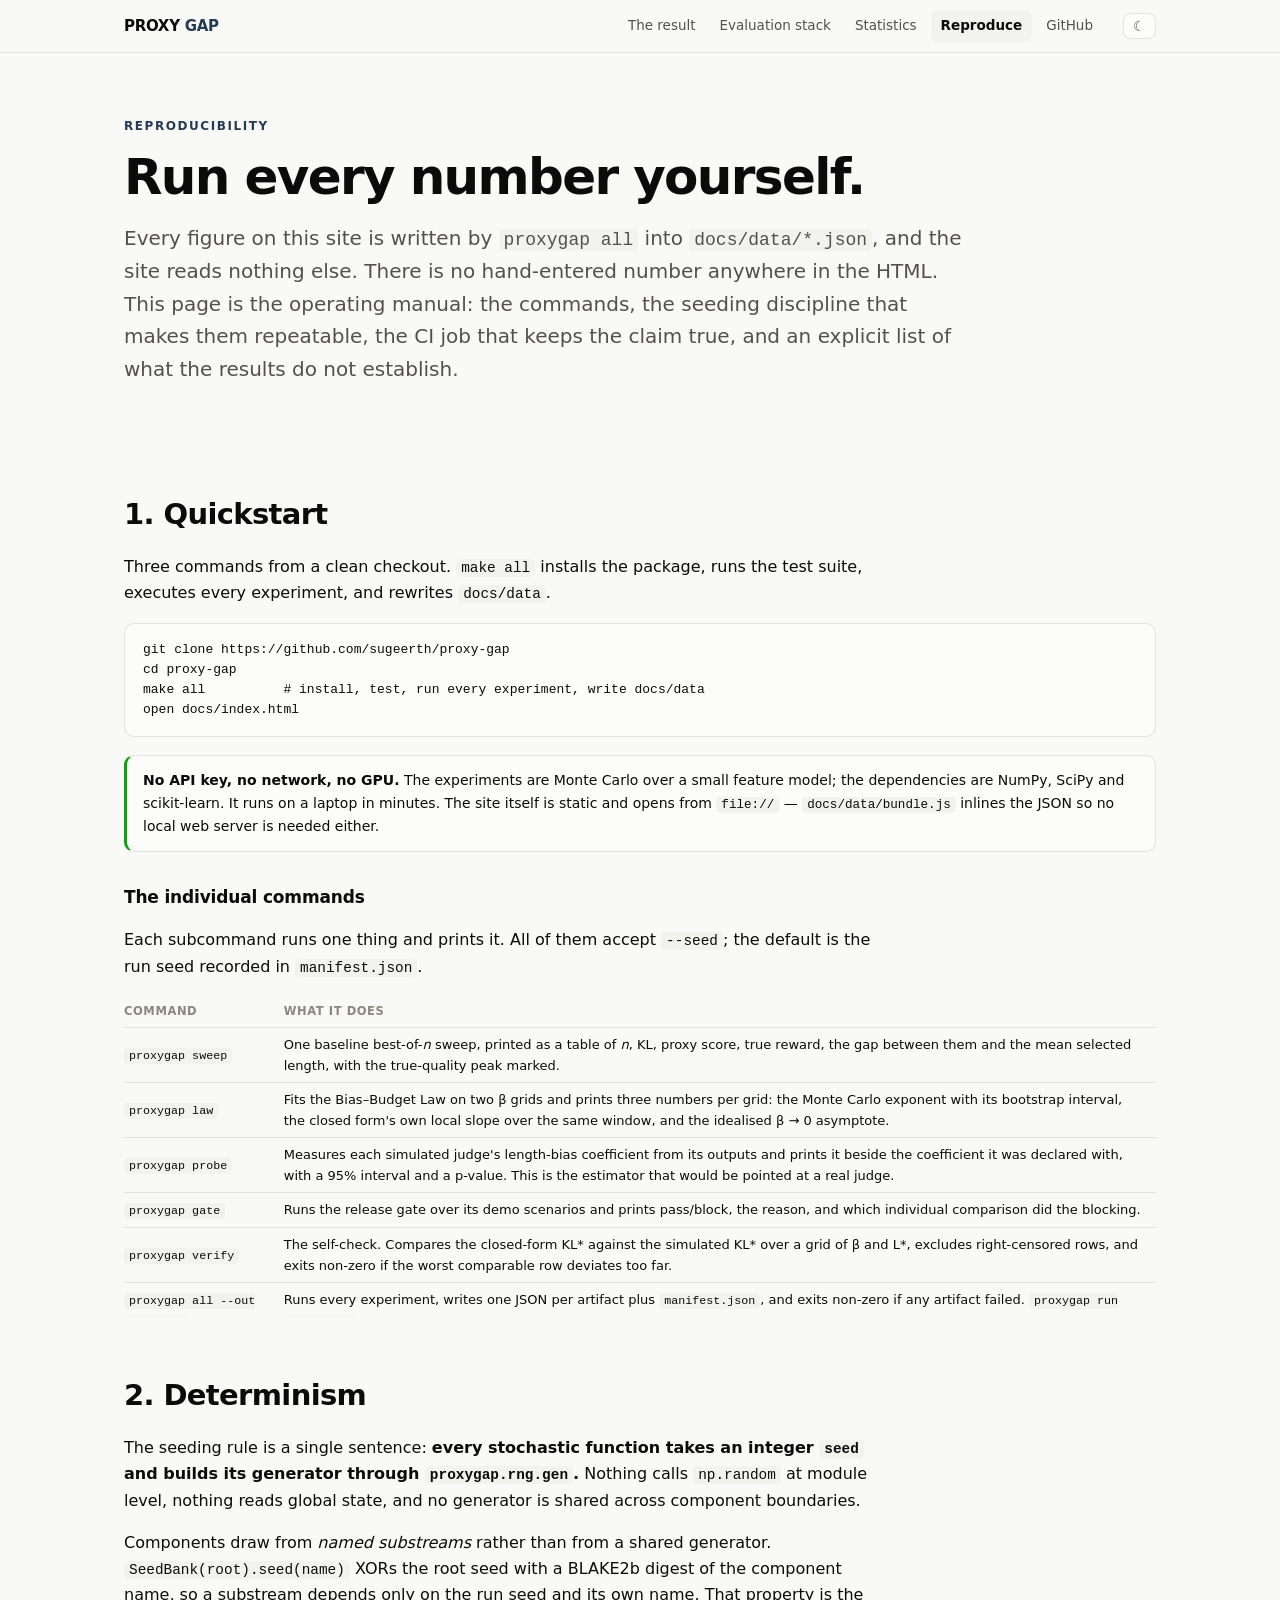
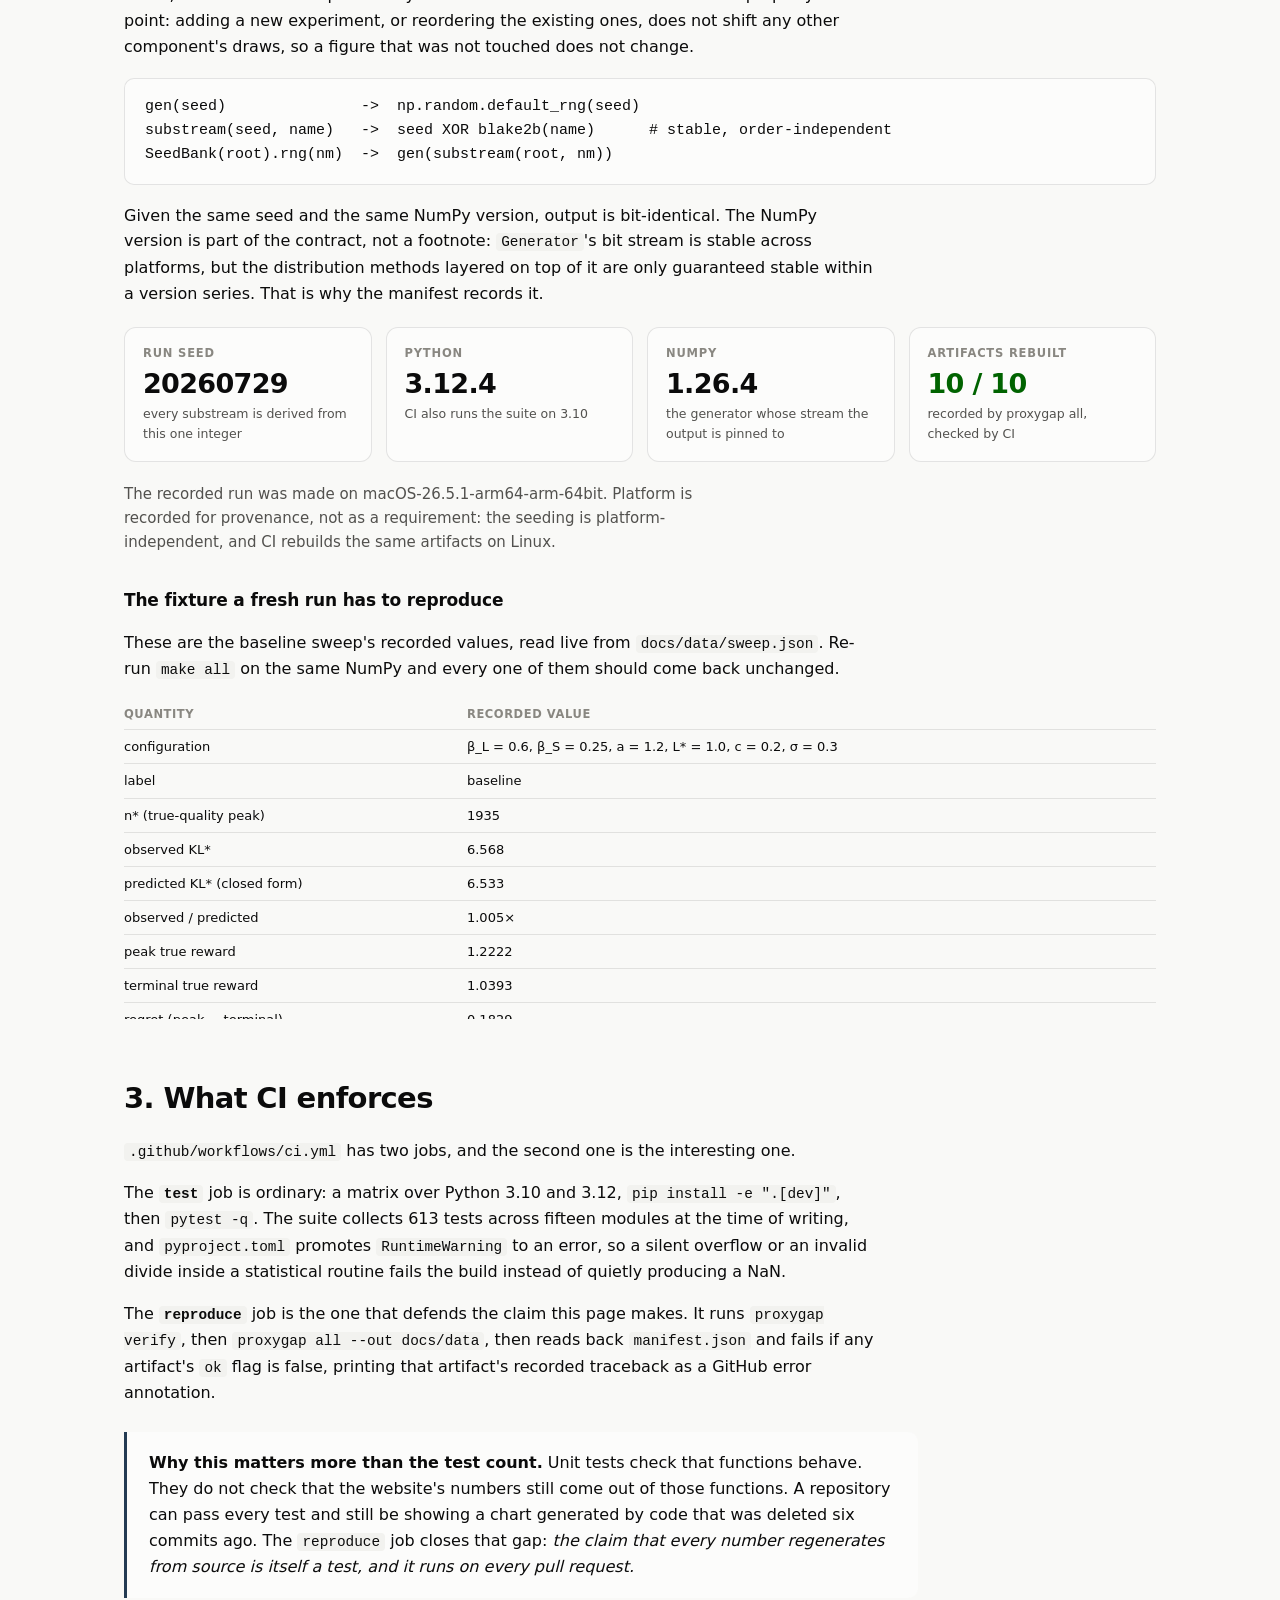
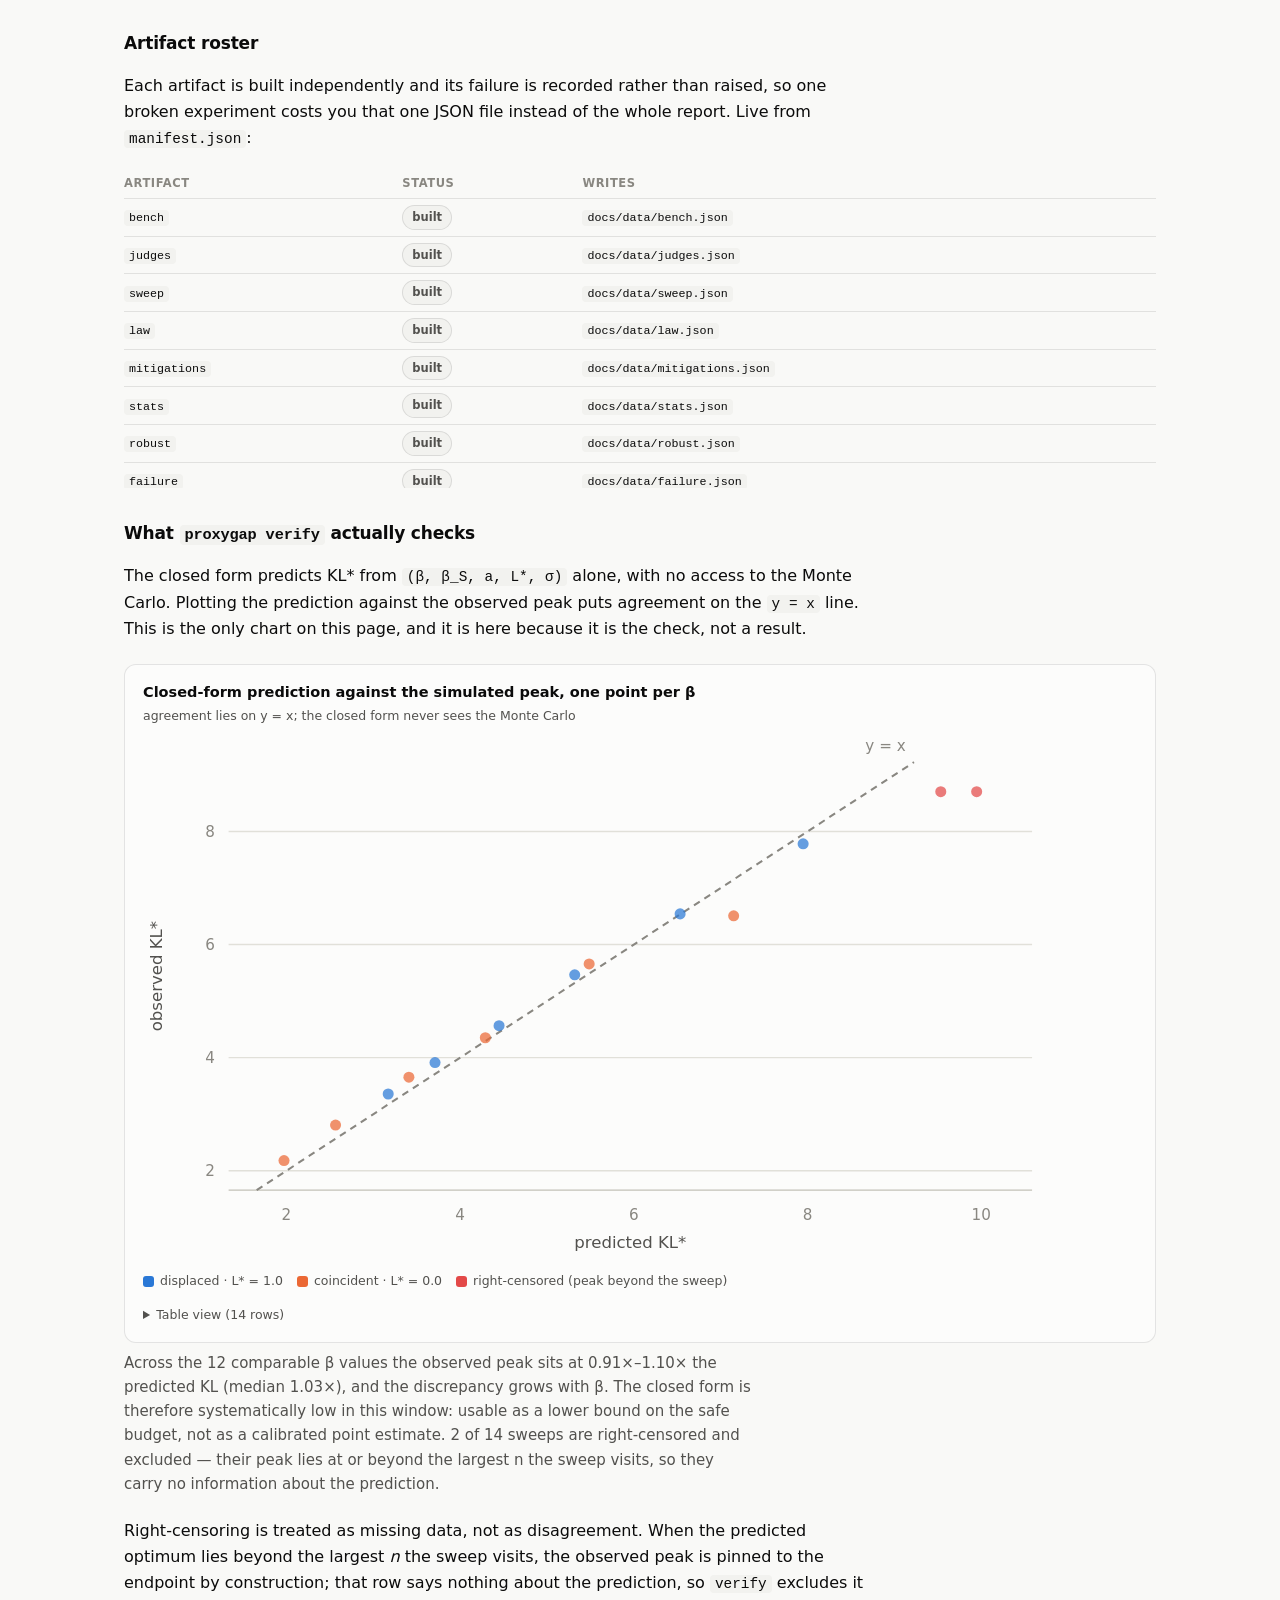
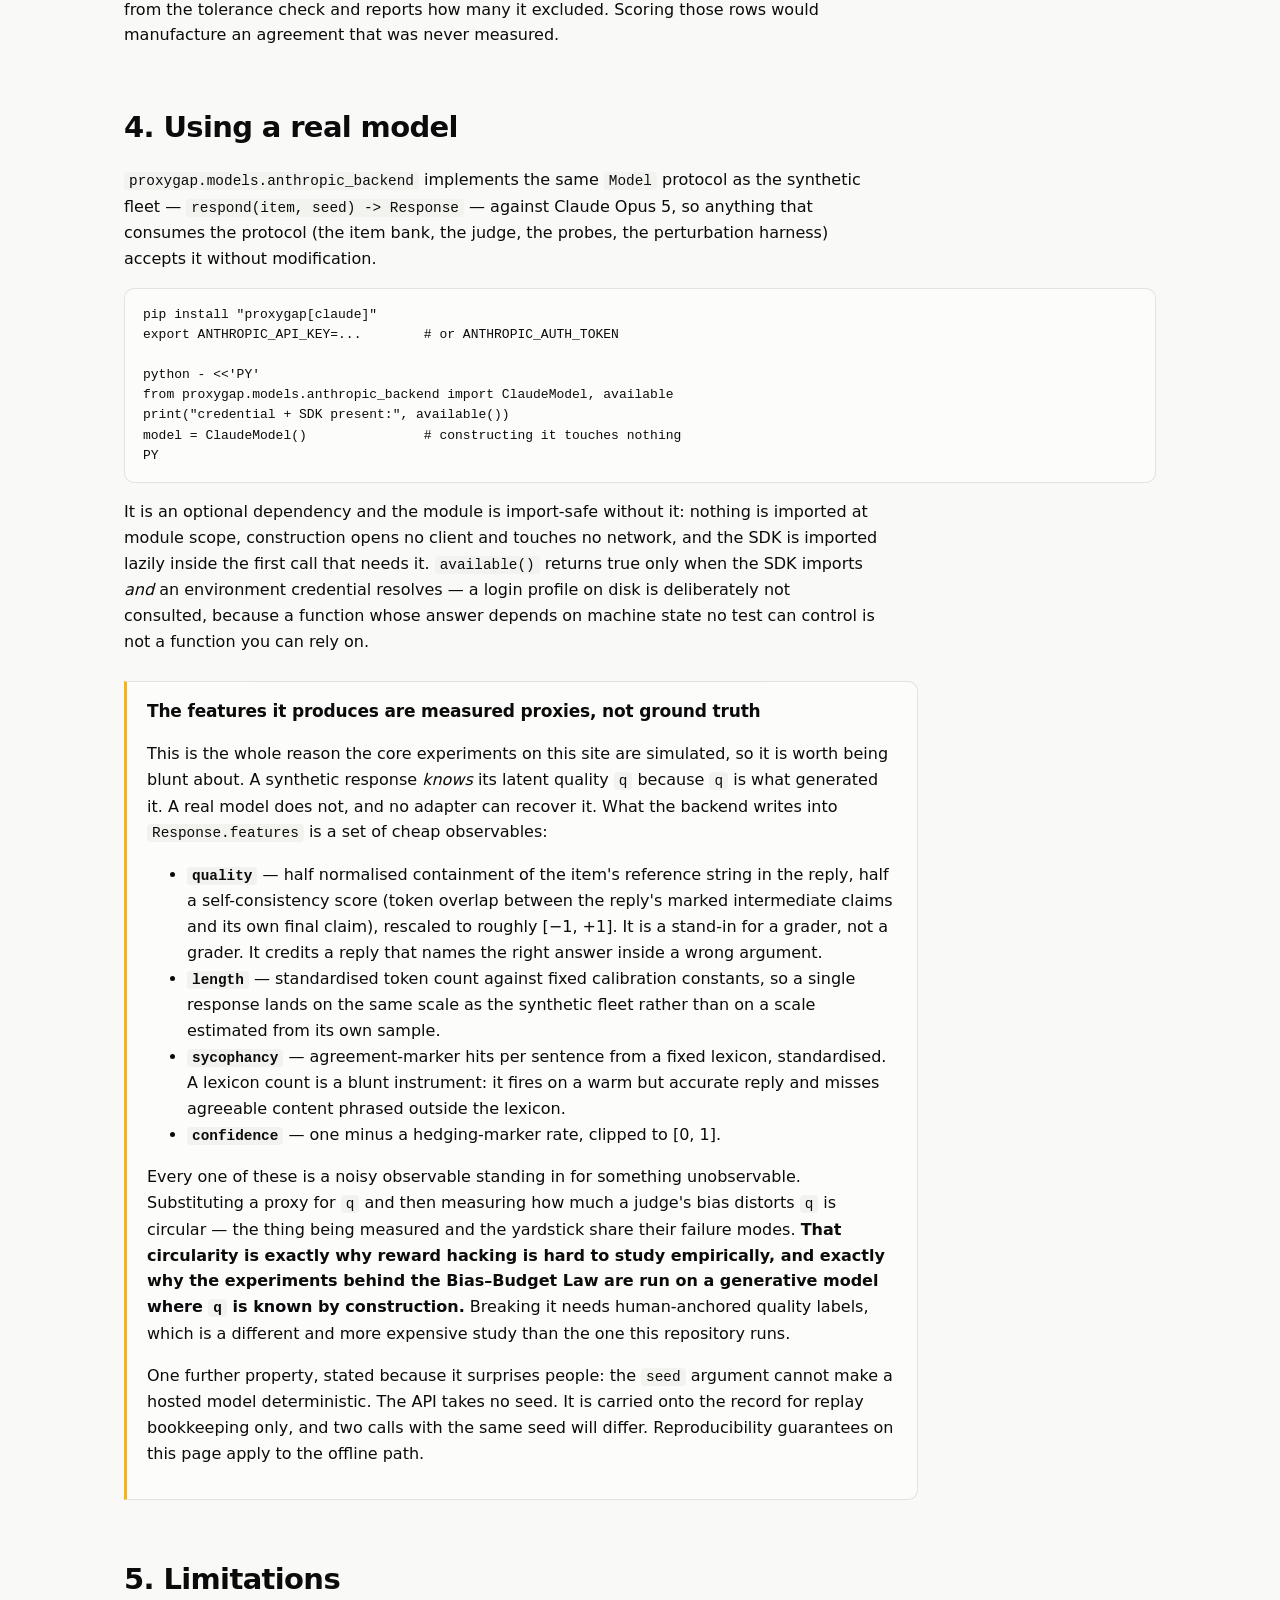
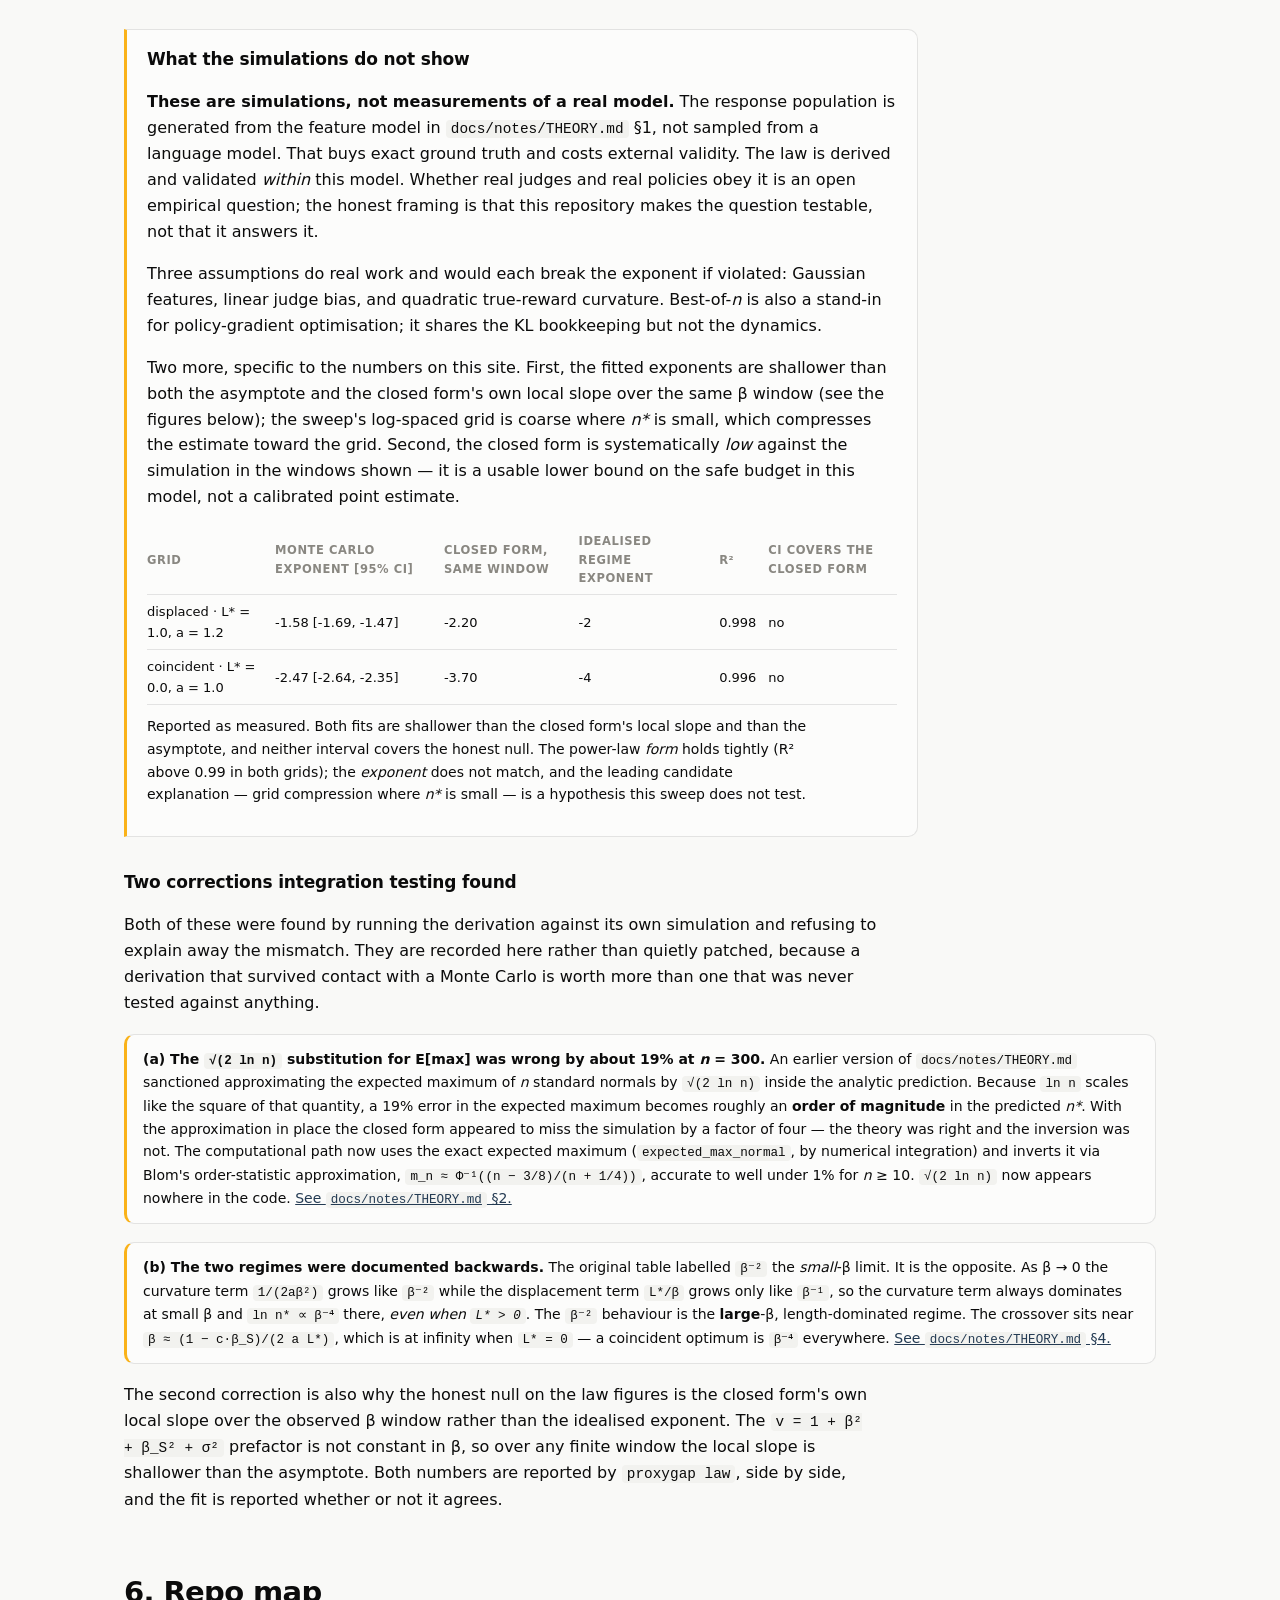
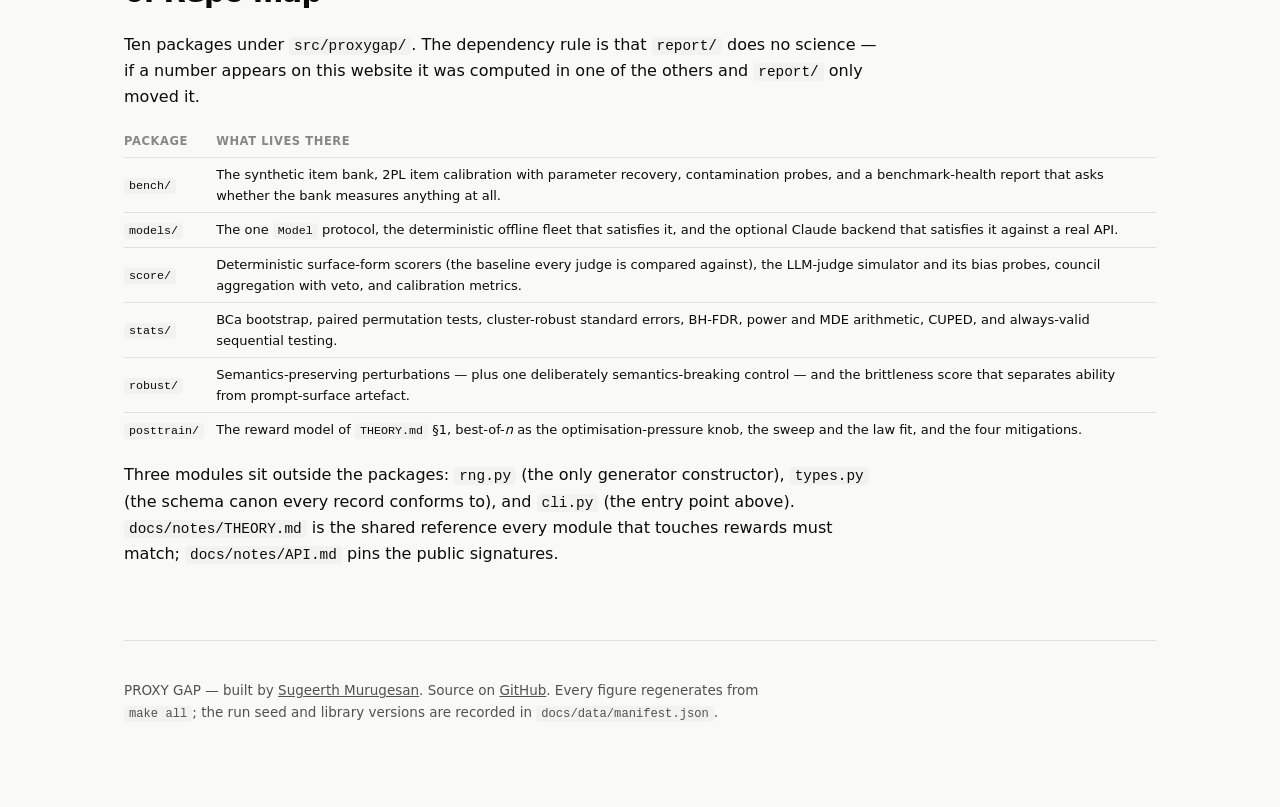
<file: docs/reproduce.html>
<!doctype html>
<html lang="en">
<head>
<meta charset="utf-8">
<meta name="viewport" content="width=device-width, initial-scale=1">
<title>Reproduce — PROXY GAP</title>
<meta name="description" content="Every number on this site regenerates from source with one command: offline, deterministic, no API key, no GPU. The seeding discipline, the CI job that enforces it, the optional real-model backend, and the two derivation errors that integration testing caught.">
<link rel="stylesheet" href="assets/styles.css">
<link rel="icon" href="data:image/svg+xml,<svg xmlns='http://www.w3.org/2000/svg' viewBox='0 0 100 100'><text y='.9em' font-size='90'>📐</text></svg>">
</head>
<body>

<div class="topbar"><div class="topbar-inner">
  <a class="brand" href="index.html">PROXY&nbsp;<span>GAP</span></a>
  <nav class="navlinks">
    <a href="index.html">The result</a>
    <a href="evaluation.html">Evaluation stack</a>
    <a href="statistics.html">Statistics</a>
    <a href="reproduce.html">Reproduce</a>
    <a href="https://github.com/sugeerth/proxy-gap">GitHub</a>
  </nav>
  <button class="theme-toggle" aria-label="Toggle colour theme">☾</button>
</div></div>

<main>

<section class="hero">
  <p class="eyebrow">Reproducibility</p>
  <h1>Run every number yourself.</h1>
  <p class="lede">
    Every figure on this site is written by <code>proxygap all</code> into
    <code>docs/data/*.json</code>, and the site reads nothing else. There is no
    hand-entered number anywhere in the HTML. This page is the operating manual:
    the commands, the seeding discipline that makes them repeatable, the CI job
    that keeps the claim true, and an explicit list of what the results do not
    establish.
  </p>
</section>

<section>
  <h2 id="quickstart">1. Quickstart</h2>
  <p>
    Three commands from a clean checkout. <code>make all</code> installs the
    package, runs the test suite, executes every experiment, and rewrites
    <code>docs/data</code>.
  </p>

<pre><code>git clone https://github.com/sugeerth/proxy-gap
cd proxy-gap
make all          # install, test, run every experiment, write docs/data
open docs/index.html</code></pre>

  <div class="notice notice-good">
    <strong>No API key, no network, no GPU.</strong> The experiments are Monte
    Carlo over a small feature model; the dependencies are NumPy, SciPy and
    scikit-learn. It runs on a laptop in minutes. The site itself is static and
    opens from <code>file://</code> — <code>docs/data/bundle.js</code> inlines the
    JSON so no local web server is needed either.
  </div>

  <h3>The individual commands</h3>
  <p>
    Each subcommand runs one thing and prints it. All of them accept
    <code>--seed</code>; the default is the run seed recorded in
    <code>manifest.json</code>.
  </p>
  <div class="table-scroll">
    <table>
      <thead><tr><th>command</th><th>what it does</th></tr></thead>
      <tbody>
        <tr>
          <td><code>proxygap sweep</code></td>
          <td>One baseline best-of-<em>n</em> sweep, printed as a table of
              <em>n</em>, KL, proxy score, true reward, the gap between them and
              the mean selected length, with the true-quality peak marked.</td>
        </tr>
        <tr>
          <td><code>proxygap law</code></td>
          <td>Fits the Bias–Budget Law on two β grids and prints three numbers per
              grid: the Monte Carlo exponent with its bootstrap interval, the
              closed form's own local slope over the same window, and the
              idealised β&nbsp;→&nbsp;0 asymptote.</td>
        </tr>
        <tr>
          <td><code>proxygap probe</code></td>
          <td>Measures each simulated judge's length-bias coefficient from its
              outputs and prints it beside the coefficient it was declared with,
              with a 95% interval and a p-value. This is the estimator that would
              be pointed at a real judge.</td>
        </tr>
        <tr>
          <td><code>proxygap gate</code></td>
          <td>Runs the release gate over its demo scenarios and prints
              pass/block, the reason, and which individual comparison did the
              blocking.</td>
        </tr>
        <tr>
          <td><code>proxygap verify</code></td>
          <td>The self-check. Compares the closed-form KL* against the simulated
              KL* over a grid of β and L*, excludes right-censored rows, and exits
              non-zero if the worst comparable row deviates too far.</td>
        </tr>
        <tr>
          <td><code>proxygap all --out docs/data</code></td>
          <td>Runs every experiment, writes one JSON per artifact plus
              <code>manifest.json</code>, and exits non-zero if any artifact
              failed. <code>proxygap run &lt;artifact&gt;</code> does a single one.</td>
        </tr>
      </tbody>
    </table>
  </div>
</section>

<section>
  <h2 id="determinism">2. Determinism</h2>
  <p>
    The seeding rule is a single sentence: <strong>every stochastic function takes
    an integer <code>seed</code> and builds its generator through
    <code>proxygap.rng.gen</code>.</strong> Nothing calls <code>np.random</code>
    at module level, nothing reads global state, and no generator is shared across
    component boundaries.
  </p>
  <p>
    Components draw from <em>named substreams</em> rather than from a shared
    generator. <code>SeedBank(root).seed(name)</code> XORs the root seed with a
    BLAKE2b digest of the component name, so a substream depends only on the run
    seed and its own name. That property is the point: adding a new experiment, or
    reordering the existing ones, does not shift any other component's draws, so a
    figure that was not touched does not change.
  </p>
  <div class="formula">gen(seed)               -&gt;  np.random.default_rng(seed)
substream(seed, name)   -&gt;  seed XOR blake2b(name)      # stable, order-independent
SeedBank(root).rng(nm)  -&gt;  gen(substream(root, nm))</div>
  <p>
    Given the same seed and the same NumPy version, output is bit-identical. The
    NumPy version is part of the contract, not a footnote: <code>Generator</code>'s
    bit stream is stable across platforms, but the distribution methods layered on
    top of it are only guaranteed stable within a version series. That is why the
    manifest records it.
  </p>

  <div id="run-stats"></div>
  <p id="platform-note" class="lede" style="font-size:15px"></p>

  <h3>The fixture a fresh run has to reproduce</h3>
  <p>
    These are the baseline sweep's recorded values, read live from
    <code>docs/data/sweep.json</code>. Re-run <code>make all</code> on the same
    NumPy and every one of them should come back unchanged.
  </p>
  <div id="sweep-fixture"></div>
</section>

<section>
  <h2 id="ci">3. What CI enforces</h2>
  <p>
    <code>.github/workflows/ci.yml</code> has two jobs, and the second one is the
    interesting one.
  </p>
  <p>
    The <strong><code>test</code></strong> job is ordinary: a matrix over Python
    3.10 and 3.12, <code>pip install -e ".[dev]"</code>, then
    <code>pytest&nbsp;-q</code>. The suite collects 613 tests across fifteen
    modules at the time of writing, and <code>pyproject.toml</code> promotes
    <code>RuntimeWarning</code> to an error, so a silent overflow or an invalid
    divide inside a statistical routine fails the build instead of quietly
    producing a NaN.
  </p>
  <p>
    The <strong><code>reproduce</code></strong> job is the one that defends the
    claim this page makes. It runs <code>proxygap verify</code>, then
    <code>proxygap all --out docs/data</code>, then reads back
    <code>manifest.json</code> and fails if any artifact's <code>ok</code> flag is
    false, printing that artifact's recorded traceback as a GitHub error
    annotation.
  </p>
  <div class="claim">
    <strong>Why this matters more than the test count.</strong> Unit tests check
    that functions behave. They do not check that the website's numbers still come
    out of those functions. A repository can pass every test and still be showing
    a chart generated by code that was deleted six commits ago. The
    <code>reproduce</code> job closes that gap: <em>the claim that every number
    regenerates from source is itself a test, and it runs on every pull
    request.</em>
  </div>

  <h3>Artifact roster</h3>
  <p>
    Each artifact is built independently and its failure is recorded rather than
    raised, so one broken experiment costs you that one JSON file instead of the
    whole report. Live from <code>manifest.json</code>:
  </p>
  <div id="artifact-roster"></div>

  <h3 id="verify">What <code>proxygap verify</code> actually checks</h3>
  <p>
    The closed form predicts KL* from <code>(β, β_S, a, L*, σ)</code> alone, with
    no access to the Monte Carlo. Plotting the prediction against the observed
    peak puts agreement on the <code>y = x</code> line. This is the only chart on
    this page, and it is here because it is the check, not a result.
  </p>
  <div id="fig-verify"></div>
  <p id="verify-caption" class="lede" style="font-size:15px"></p>
  <p>
    Right-censoring is treated as missing data, not as disagreement. When the
    predicted optimum lies beyond the largest <em>n</em> the sweep visits, the
    observed peak is pinned to the endpoint by construction; that row says nothing
    about the prediction, so <code>verify</code> excludes it from the tolerance
    check and reports how many it excluded. Scoring those rows would manufacture
    an agreement that was never measured.
  </p>
</section>

<section>
  <h2 id="real-model">4. Using a real model</h2>
  <p>
    <code>proxygap.models.anthropic_backend</code> implements the same
    <code>Model</code> protocol as the synthetic fleet — <code>respond(item,
    seed) -&gt; Response</code> — against Claude Opus 5, so anything that consumes
    the protocol (the item bank, the judge, the probes, the perturbation
    harness) accepts it without modification.
  </p>

<pre><code>pip install "proxygap[claude]"
export ANTHROPIC_API_KEY=...        # or ANTHROPIC_AUTH_TOKEN

python - &lt;&lt;'PY'
from proxygap.models.anthropic_backend import ClaudeModel, available
print("credential + SDK present:", available())
model = ClaudeModel()               # constructing it touches nothing
PY</code></pre>

  <p>
    It is an optional dependency and the module is import-safe without it:
    nothing is imported at module scope, construction opens no client and touches
    no network, and the SDK is imported lazily inside the first call that needs
    it. <code>available()</code> returns true only when the SDK imports
    <em>and</em> an environment credential resolves — a login profile on disk is
    deliberately not consulted, because a function whose answer depends on machine
    state no test can control is not a function you can rely on.
  </p>

  <div class="honest">
    <h3>The features it produces are measured proxies, not ground truth</h3>
    <p>
      This is the whole reason the core experiments on this site are simulated,
      so it is worth being blunt about. A synthetic response <em>knows</em> its
      latent quality <code>q</code> because <code>q</code> is what generated it.
      A real model does not, and no adapter can recover it. What the backend
      writes into <code>Response.features</code> is a set of cheap observables:
    </p>
    <ul>
      <li><strong><code>quality</code></strong> — half normalised containment of
        the item's reference string in the reply, half a self-consistency score
        (token overlap between the reply's marked intermediate claims and its own
        final claim), rescaled to roughly [−1, +1]. It is a stand-in for a grader,
        not a grader. It credits a reply that names the right answer inside a wrong
        argument.</li>
      <li><strong><code>length</code></strong> — standardised token count against
        fixed calibration constants, so a single response lands on the same scale
        as the synthetic fleet rather than on a scale estimated from its own
        sample.</li>
      <li><strong><code>sycophancy</code></strong> — agreement-marker hits per
        sentence from a fixed lexicon, standardised. A lexicon count is a blunt
        instrument: it fires on a warm but accurate reply and misses agreeable
        content phrased outside the lexicon.</li>
      <li><strong><code>confidence</code></strong> — one minus a hedging-marker
        rate, clipped to [0, 1].</li>
    </ul>
    <p>
      Every one of these is a noisy observable standing in for something
      unobservable. Substituting a proxy for <code>q</code> and then measuring how
      much a judge's bias distorts <code>q</code> is circular — the thing being
      measured and the yardstick share their failure modes. <strong>That
      circularity is exactly why reward hacking is hard to study empirically, and
      exactly why the experiments behind the Bias–Budget Law are run on a
      generative model where <code>q</code> is known by construction.</strong>
      Breaking it needs human-anchored quality labels, which is a different and
      more expensive study than the one this repository runs.
    </p>
    <p>
      One further property, stated because it surprises people: the
      <code>seed</code> argument cannot make a hosted model deterministic. The API
      takes no seed. It is carried onto the record for replay bookkeeping only,
      and two calls with the same seed will differ. Reproducibility guarantees on
      this page apply to the offline path.
    </p>
  </div>
</section>

<section>
  <h2 id="limits">5. Limitations</h2>

  <div class="honest">
    <h3>What the simulations do not show</h3>
    <p>
      <strong>These are simulations, not measurements of a real model.</strong>
      The response population is generated from the feature model in
      <code>docs/notes/THEORY.md</code> §1, not sampled from a language model. That buys
      exact ground truth and costs external validity. The law is derived and
      validated <em>within</em> this model. Whether real judges and real policies
      obey it is an open empirical question; the honest framing is that this
      repository makes the question testable, not that it answers it.
    </p>
    <p>
      Three assumptions do real work and would each break the exponent if
      violated: Gaussian features, linear judge bias, and quadratic true-reward
      curvature. Best-of-<em>n</em> is also a stand-in for policy-gradient
      optimisation; it shares the KL bookkeeping but not the dynamics.
    </p>
    <p>
      Two more, specific to the numbers on this site. First, the fitted exponents
      are shallower than both the asymptote and the closed form's own local slope
      over the same β window (see the figures below); the sweep's log-spaced grid
      is coarse where <em>n*</em> is small, which compresses the estimate toward
      the grid. Second, the closed form is systematically <em>low</em> against the
      simulation in the windows shown — it is a usable lower bound on the safe
      budget in this model, not a calibrated point estimate.
    </p>
    <div id="exponent-table"></div>
  </div>

  <h3 id="corrections">Two corrections integration testing found</h3>
  <p>
    Both of these were found by running the derivation against its own simulation
    and refusing to explain away the mismatch. They are recorded here rather than
    quietly patched, because a derivation that survived contact with a Monte Carlo
    is worth more than one that was never tested against anything.
  </p>

  <div class="notice notice-warn">
    <strong>(a) The <code>√(2 ln n)</code> substitution for E[max] was wrong by
    about 19% at <em>n</em> = 300.</strong>
    An earlier version of <code>docs/notes/THEORY.md</code> sanctioned approximating the
    expected maximum of <em>n</em> standard normals by <code>√(2 ln n)</code>
    inside the analytic prediction. Because <code>ln n</code> scales like the
    square of that quantity, a 19% error in the expected maximum becomes roughly
    an <strong>order of magnitude</strong> in the predicted <em>n*</em>. With the
    approximation in place the closed form appeared to miss the simulation by a
    factor of four — the theory was right and the inversion was not. The
    computational path now uses the exact expected maximum
    (<code>expected_max_normal</code>, by numerical integration) and inverts it via
    Blom's order-statistic approximation,
    <code>m_n ≈ Φ⁻¹((n − 3/8)/(n + 1/4))</code>, accurate to well under 1% for
    <em>n</em> ≥ 10. <code>√(2 ln n)</code> now appears nowhere in the code.
    <a href="https://github.com/sugeerth/proxy-gap/blob/main/docs/notes/THEORY.md">See
    <code>docs/notes/THEORY.md</code> §2.</a>
  </div>

  <div class="notice notice-warn">
    <strong>(b) The two regimes were documented backwards.</strong>
    The original table labelled <code>β⁻²</code> the <em>small</em>-β limit. It is
    the opposite. As β → 0 the curvature term <code>1/(2aβ²)</code> grows like
    <code>β⁻²</code> while the displacement term <code>L*/β</code> grows only like
    <code>β⁻¹</code>, so the curvature term always dominates at small β and
    <code>ln n* ∝ β⁻⁴</code> there, <em>even when <code>L* &gt; 0</code></em>. The
    <code>β⁻²</code> behaviour is the <strong>large</strong>-β, length-dominated
    regime. The crossover sits near <code>β ≈ (1 − c·β_S)/(2 a L*)</code>, which is
    at infinity when <code>L* = 0</code> — a coincident optimum is
    <code>β⁻⁴</code> everywhere.
    <a href="https://github.com/sugeerth/proxy-gap/blob/main/docs/notes/THEORY.md">See
    <code>docs/notes/THEORY.md</code> §4.</a>
  </div>

  <p>
    The second correction is also why the honest null on the law figures is the
    closed form's own local slope over the observed β window rather than the
    idealised exponent. The <code>v = 1 + β² + β_S² + σ²</code> prefactor is not
    constant in β, so over any finite window the local slope is shallower than the
    asymptote. Both numbers are reported by <code>proxygap law</code>, side by
    side, and the fit is reported whether or not it agrees.
  </p>
</section>

<section>
  <h2 id="map">6. Repo map</h2>
  <p>
    Ten packages under <code>src/proxygap/</code>. The dependency rule is that
    <code>report/</code> does no science — if a number appears on this website it
    was computed in one of the others and <code>report/</code> only moved it.
  </p>
  <div class="table-scroll">
    <table>
      <thead><tr><th>package</th><th>what lives there</th></tr></thead>
      <tbody>
        <tr><td><code>bench/</code></td>
            <td>The synthetic item bank, 2PL item calibration with parameter
                recovery, contamination probes, and a benchmark-health report that
                asks whether the bank measures anything at all.</td></tr>
        <tr><td><code>models/</code></td>
            <td>The one <code>Model</code> protocol, the deterministic offline
                fleet that satisfies it, and the optional Claude backend that
                satisfies it against a real API.</td></tr>
        <tr><td><code>score/</code></td>
            <td>Deterministic surface-form scorers (the baseline every judge is
                compared against), the LLM-judge simulator and its bias probes,
                council aggregation with veto, and calibration metrics.</td></tr>
        <tr><td><code>stats/</code></td>
            <td>BCa bootstrap, paired permutation tests, cluster-robust standard
                errors, BH-FDR, power and MDE arithmetic, CUPED, and always-valid
                sequential testing.</td></tr>
        <tr><td><code>robust/</code></td>
            <td>Semantics-preserving perturbations — plus one deliberately
                semantics-breaking control — and the brittleness score that
                separates ability from prompt-surface artefact.</td></tr>
        <tr><td><code>posttrain/</code></td>
            <td>The reward model of <code>THEORY.md</code> §1, best-of-<em>n</em>
                as the optimisation-pressure knob, the sweep and the law fit, and
                the four mitigations.</td></tr>
        <tr><td><code>failure/</code></td>
            <td>A failure taxonomy, a deterministic classifier for it, and the
                miner that turns a pile of wrong answers into a ranked fix
                list.</td></tr>
        <tr><td><code>human/</code></td>
            <td>The annotation protocol (gold seeding, drift detection),
                inter-rater reliability, and the human-versus-judge budget
                tradeoff.</td></tr>
        <tr><td><code>gate/</code></td>
            <td>The release gate: the component that actually blocks a ship on a
                real regression, and declines to on a noisy one.</td></tr>
        <tr><td><code>report/</code></td>
            <td>Runs every artifact, records which ones failed, and writes
                <code>docs/data/*.json</code>. No science.</td></tr>
      </tbody>
    </table>
  </div>
  <p>
    Three modules sit outside the packages: <code>rng.py</code> (the only
    generator constructor), <code>types.py</code> (the schema canon every record
    conforms to), and <code>cli.py</code> (the entry point above).
    <code>docs/notes/THEORY.md</code> is the shared reference every module that touches
    rewards must match; <code>docs/notes/API.md</code> pins the public signatures.
  </p>
</section>

<footer>
  <p>
    PROXY GAP — built by <a href="https://sugeerth.github.io">Sugeerth Murugesan</a>.
    Source on <a href="https://github.com/sugeerth/proxy-gap">GitHub</a>.
    Every figure regenerates from <code>make all</code>; the run seed and library versions
    are recorded in <code>docs/data/manifest.json</code>.
  </p>
</footer>

</main>

<script src="data/bundle.js" onerror="window.__PROXYGAP_BUNDLE_MISSING__=true"></script>
<script type="module">
import { initChrome, onThemeChange } from './assets/app.js';
import { scatterChart, statTiles, loadData, failNotice } from './assets/viz.js';

initChrome();

const $ = (id) => document.getElementById(id);

/* Run one render block in isolation: a broken artifact costs its own box and
 * nothing else on the page. */
function block(hostId, fn) {
  const host = $(hostId);
  if (!host) return;
  try {
    fn(host);
  } catch (e) {
    failNotice(host, e);
  }
}

const median = (xs) => {
  const s = xs.slice().sort((a, b) => a - b);
  if (!s.length) return NaN;
  const mid = s.length >> 1;
  return s.length % 2 ? s[mid] : (s[mid - 1] + s[mid]) / 2;
};

async function render() {
  let manifest, sweep, law;
  try {
    [manifest, sweep, law] = await Promise.all([
      loadData('manifest'), loadData('sweep'), loadData('law'),
    ]);
  } catch (e) {
    ['run-stats', 'sweep-fixture', 'artifact-roster', 'fig-verify', 'exponent-table']
      .forEach((id) => $(id) && failNotice($(id), e));
    return;
  }

  /* ---------- run provenance, from manifest.json ---------- */
  block('run-stats', (host) => {
    const arts = Object.entries(manifest.artifacts);
    const ok = arts.filter(([, v]) => v.ok).length;
    statTiles(host, [
      { label: 'Run seed', value: String(manifest.run_seed),
        note: 'every substream is derived from this one integer' },
      { label: 'Python', value: manifest.python,
        note: 'CI also runs the suite on 3.10' },
      { label: 'NumPy', value: manifest.numpy,
        note: 'the generator whose stream the output is pinned to' },
      { label: 'Artifacts rebuilt', value: `${ok} / ${arts.length}`,
        tone: ok === arts.length ? 'good' : 'critical',
        note: 'recorded by proxygap all, checked by CI' },
    ]);
  });

  block('platform-note', (host) => {
    host.textContent =
      `The recorded run was made on ${manifest.platform}. Platform is recorded for ` +
      `provenance, not as a requirement: the seeding is platform-independent, and CI ` +
      `rebuilds the same artifacts on Linux.`;
  });

  /* ---------- the baseline sweep fixture, from sweep.json ---------- */
  block('sweep-fixture', (host) => {
    const c = sweep.config;
    const r = sweep.result;
    const rows = [
      ['configuration', `β_L = ${c.beta_length}, β_S = ${c.beta_sycophancy}, ` +
        `a = ${c.curvature_a}, L* = ${c.optimum_length.toFixed(1)}, c = ${c.sycophancy_cost}, ` +
        `σ = ${c.noise}`],
      ['label', r.label],
      ['n* (true-quality peak)', String(r.argmax_n)],
      ['observed KL*', r.argmax_kl.toFixed(3)],
      ['predicted KL* (closed form)', sweep.predicted_kl.toFixed(3)],
      ['observed / predicted', `${sweep.prediction_ratio.toFixed(3)}×`],
      ['peak true reward', r.peak_true.toFixed(4)],
      ['terminal true reward', r.terminal_true.toFixed(4)],
      ['regret (peak − terminal)', r.regret.toFixed(4)],
      ['sweep grid', `${r.points.length} values of n, from ${r.points[0].n} to ` +
        `${r.points[r.points.length - 1].n}`],
    ];
    host.innerHTML =
      `<div class="table-scroll"><table>
        <thead><tr><th>quantity</th><th>recorded value</th></tr></thead>
        <tbody>${rows.map(([k, v]) => `<tr><td>${k}</td><td>${v}</td></tr>`).join('')}</tbody>
      </table></div>`;
  });

  /* ---------- artifact roster, from manifest.json ---------- */
  block('artifact-roster', (host) => {
    const rows = Object.entries(manifest.artifacts).map(([name, v]) => {
      const status = v.ok
        ? '<span class="pill">built</span>'
        : '<span class="pill">FAILED</span>';
      const detail = v.ok ? `docs/data/${name}.json` : String(v.error || 'no traceback recorded');
      return `<tr><td><code>${name}</code></td><td>${status}</td><td><code>${detail}</code></td></tr>`;
    }).join('');
    host.innerHTML =
      `<div class="table-scroll"><table>
        <thead><tr><th>artifact</th><th>status</th><th>writes</th></tr></thead>
        <tbody>${rows}</tbody>
      </table></div>`;
  });

  /* ---------- the one chart: closed form vs Monte Carlo ---------- */
  const censored = (s) => s.points.length > 0 && s.argmax_n === s.points[s.points.length - 1].n;
  const ratios = [];

  block('fig-verify', (host) => {
    const groups = [];
    const mk = (key, label, slot) => {
      const pts = law[key].sweeps
        .filter((s) => !censored(s))
        .map((s) => {
          ratios.push(s.argmax_kl / s.predicted_kl);
          return [s.predicted_kl, s.argmax_kl, `${label} · ${s.label}`];
        });
      if (pts.length) groups.push({ label, points: pts, color: `var(--series-${slot})` });
    };
    mk('displaced', 'displaced · L* = 1.0', 1);
    mk('coincident', 'coincident · L* = 0.0', 2);

    const cens = ['displaced', 'coincident'].flatMap((key) =>
      law[key].sweeps.filter(censored).map((s) =>
        [s.predicted_kl, s.argmax_kl, `right-censored · ${key} · ${s.label}`]));
    if (cens.length) {
      groups.push({
        label: 'right-censored (peak beyond the sweep)',
        points: cens, color: 'var(--series-8)',
      });
    }

    scatterChart(host, {
      title: 'Closed-form prediction against the simulated peak, one point per β',
      subtitle: 'agreement lies on y = x; the closed form never sees the Monte Carlo',
      xLabel: 'predicted KL*', yLabel: 'observed KL*',
      identity: true, height: 380,
      groups,
    });
  });

  block('verify-caption', (host) => {
    if (!ratios.length) {
      host.textContent = 'No comparable β values in this run — every sweep was right-censored.';
      return;
    }
    const lo = Math.min(...ratios);
    const hi = Math.max(...ratios);
    const nCens = ['displaced', 'coincident']
      .reduce((acc, k) => acc + law[k].sweeps.filter(censored).length, 0);
    host.textContent =
      `Across the ${ratios.length} comparable β values the observed peak sits at ` +
      `${lo.toFixed(2)}×–${hi.toFixed(2)}× the predicted KL (median ` +
      `${median(ratios).toFixed(2)}×), and the discrepancy grows with β. The closed ` +
      `form is therefore systematically low in this window: usable as a lower bound ` +
      `on the safe budget, not as a calibrated point estimate. ` +
      `${nCens} of ${ratios.length + nCens} sweeps are right-censored and excluded — ` +
      `their peak lies at or beyond the largest n the sweep visits, so they carry no ` +
      `information about the prediction.`;
  });

  /* ---------- exponents, reported as they came out ---------- */
  block('exponent-table', (host) => {
    const row = (key, name) => {
      const d = law[key];
      const f = d.fit;
      const covers = f.exponent_ci.low <= d.closed_form_local_exponent
        && d.closed_form_local_exponent <= f.exponent_ci.high;
      return `<tr>
        <td>${name}</td>
        <td>${f.exponent.toFixed(2)} [${f.exponent_ci.low.toFixed(2)}, ${f.exponent_ci.high.toFixed(2)}]</td>
        <td>${d.closed_form_local_exponent.toFixed(2)}</td>
        <td>${d.expected_exponent.toFixed(0)}</td>
        <td>${f.r_squared.toFixed(3)}</td>
        <td>${covers ? 'yes' : 'no'}</td>
      </tr>`;
    };
    host.innerHTML =
      `<div class="table-scroll"><table>
        <thead><tr>
          <th>grid</th>
          <th>Monte&nbsp;Carlo exponent [95% CI]</th>
          <th>closed form, same window</th>
          <th>idealised regime exponent</th>
          <th>R²</th>
          <th>CI covers the closed form</th>
        </tr></thead>
        <tbody>
          ${row('displaced', 'displaced · L* = 1.0, a = 1.2')}
          ${row('coincident', 'coincident · L* = 0.0, a = 1.0')}
        </tbody>
      </table></div>
      <p style="font-size:14px;margin-top:10px">
        Reported as measured. Both fits are shallower than the closed form's local
        slope and than the asymptote, and neither interval covers the honest null.
        The power-law <em>form</em> holds tightly (R² above 0.99 in both grids);
        the <em>exponent</em> does not match, and the leading candidate explanation —
        grid compression where <em>n*</em> is small — is a hypothesis this sweep does
        not test.
      </p>`;
  });
}

render();
onThemeChange(render);
</script>

</body>
</html>
</file>
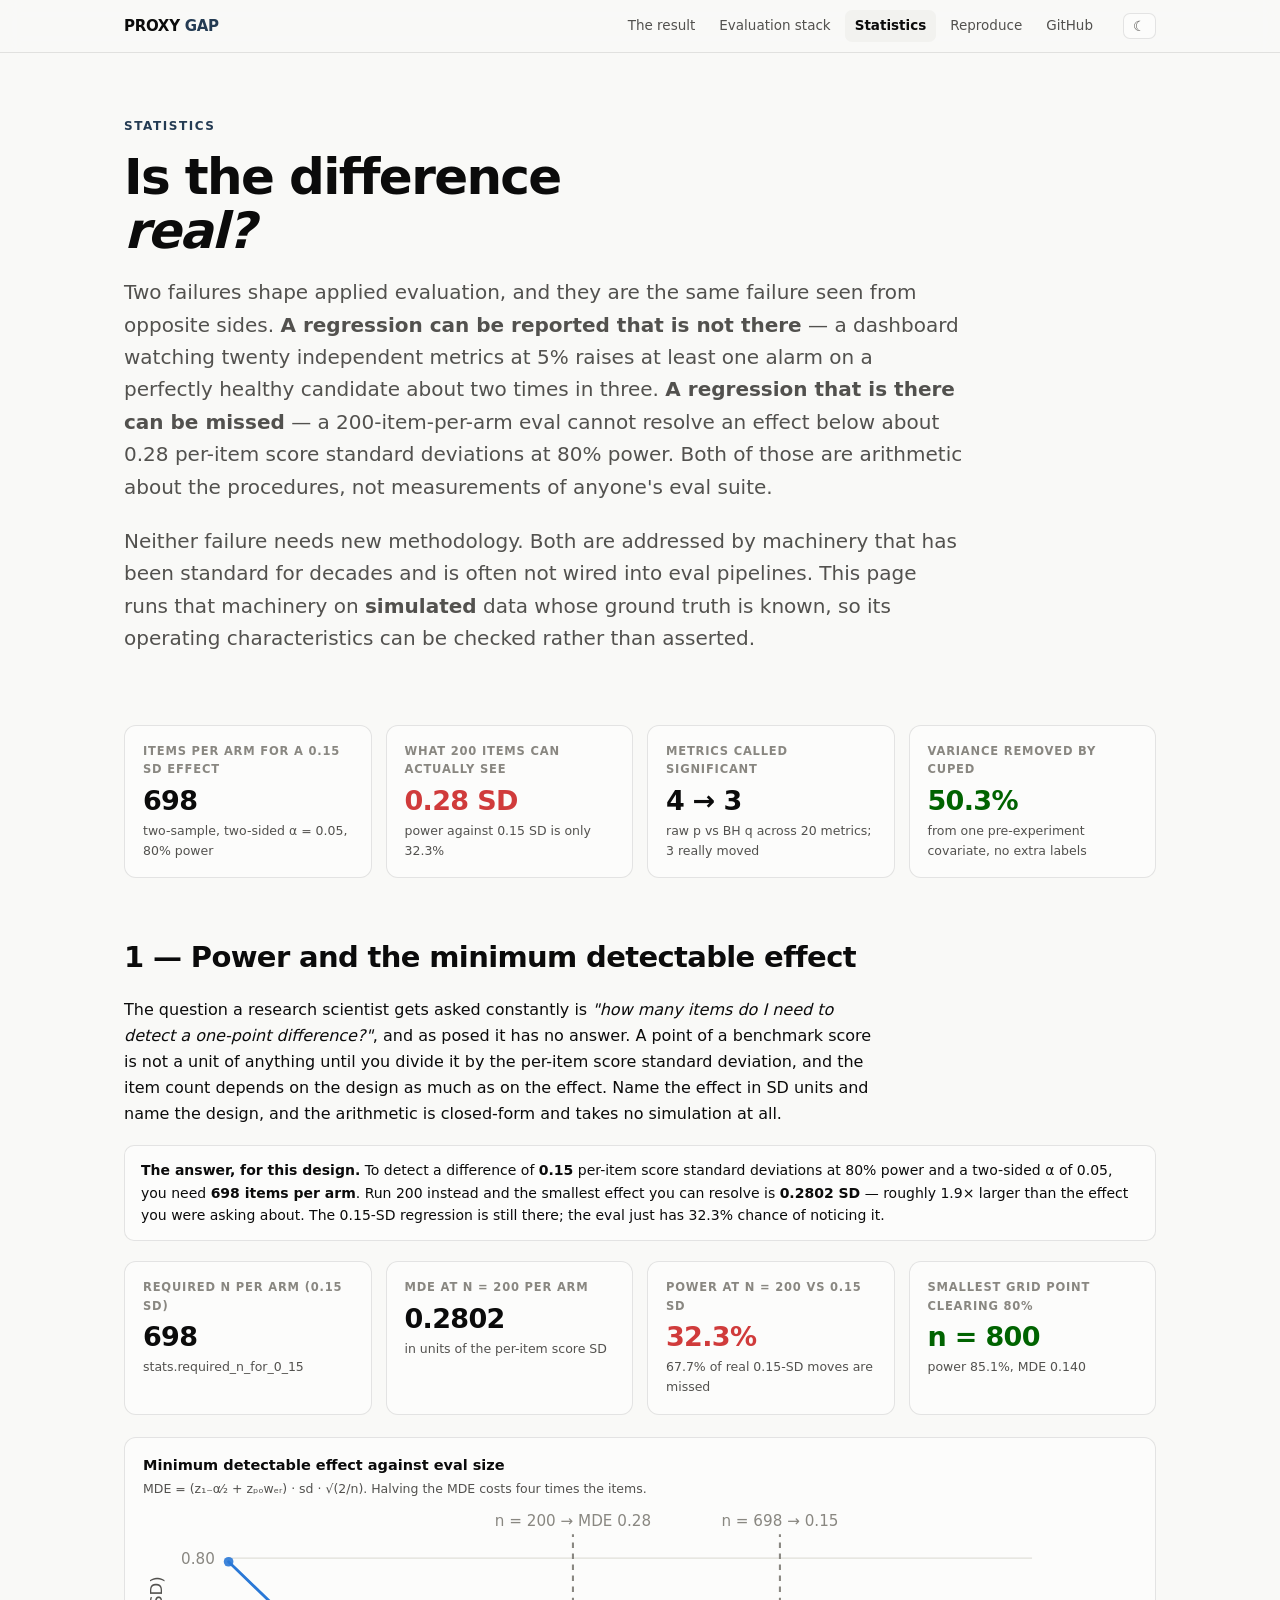
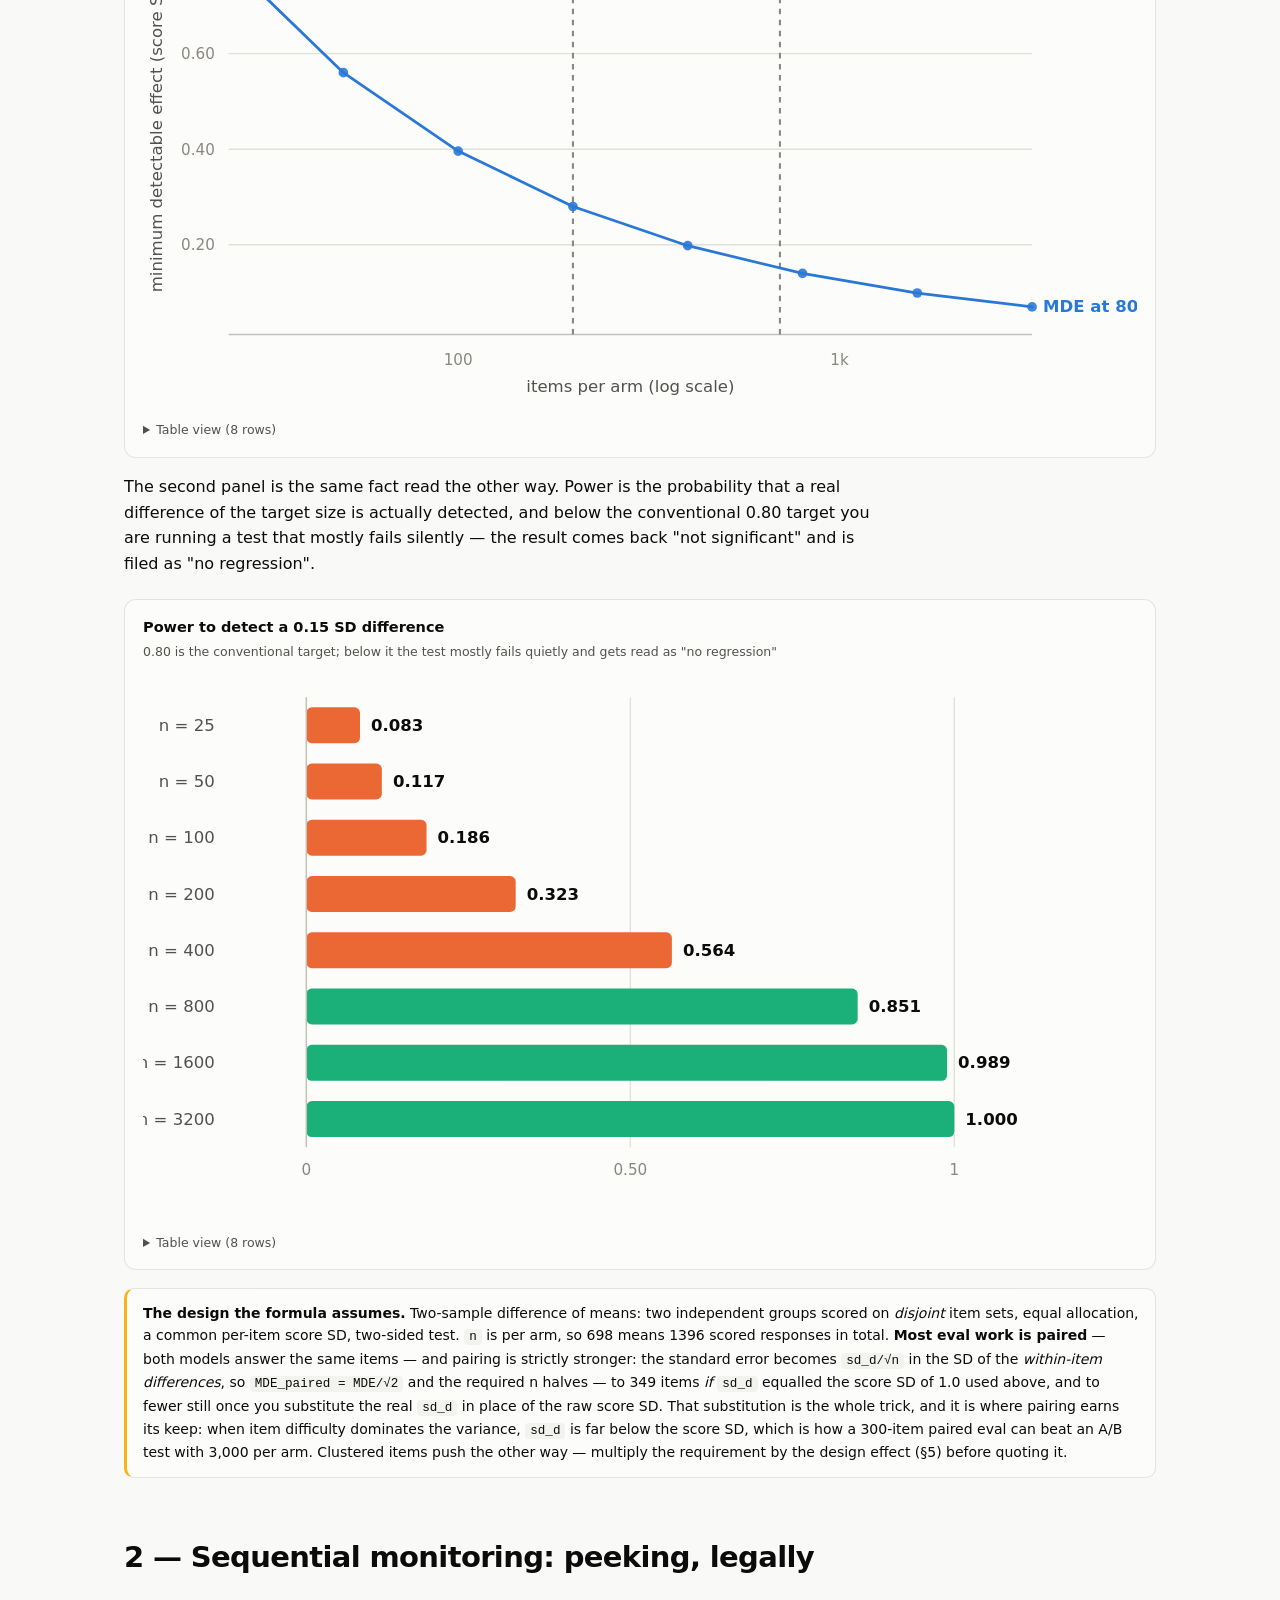
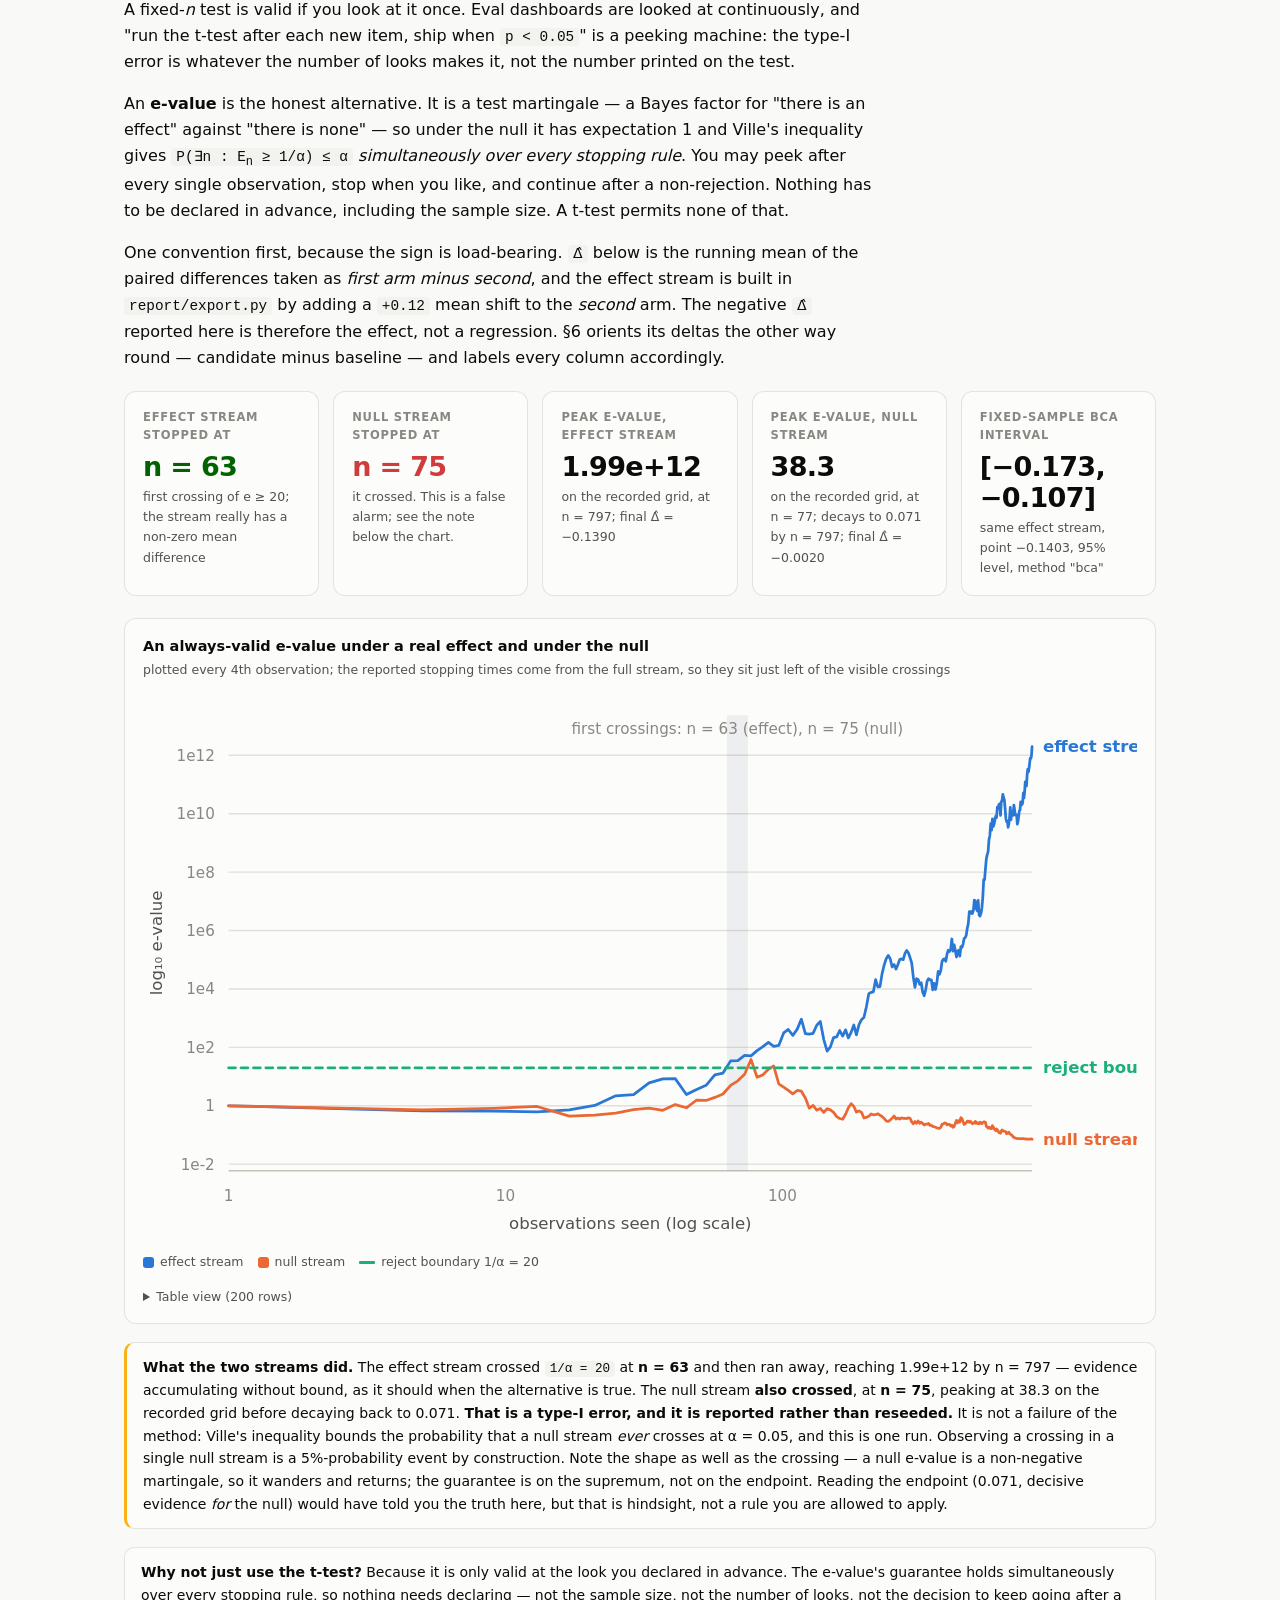
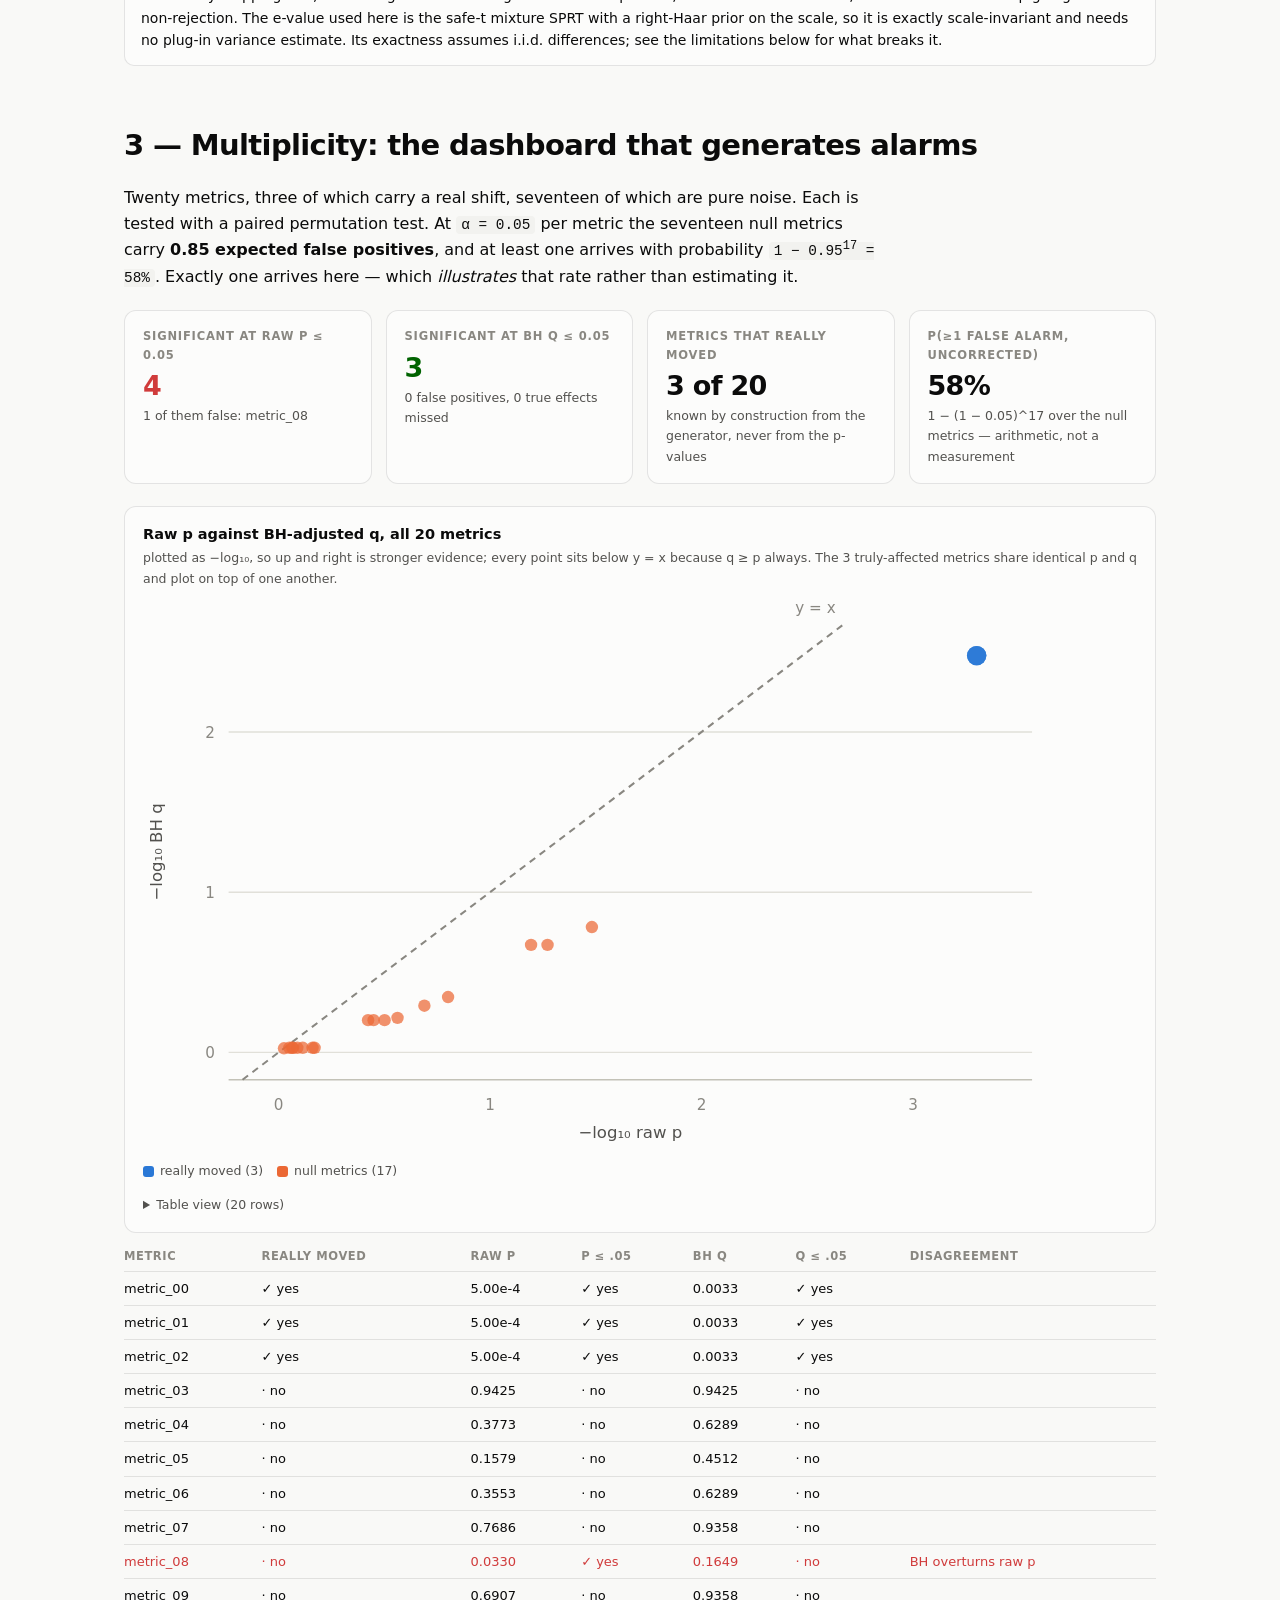
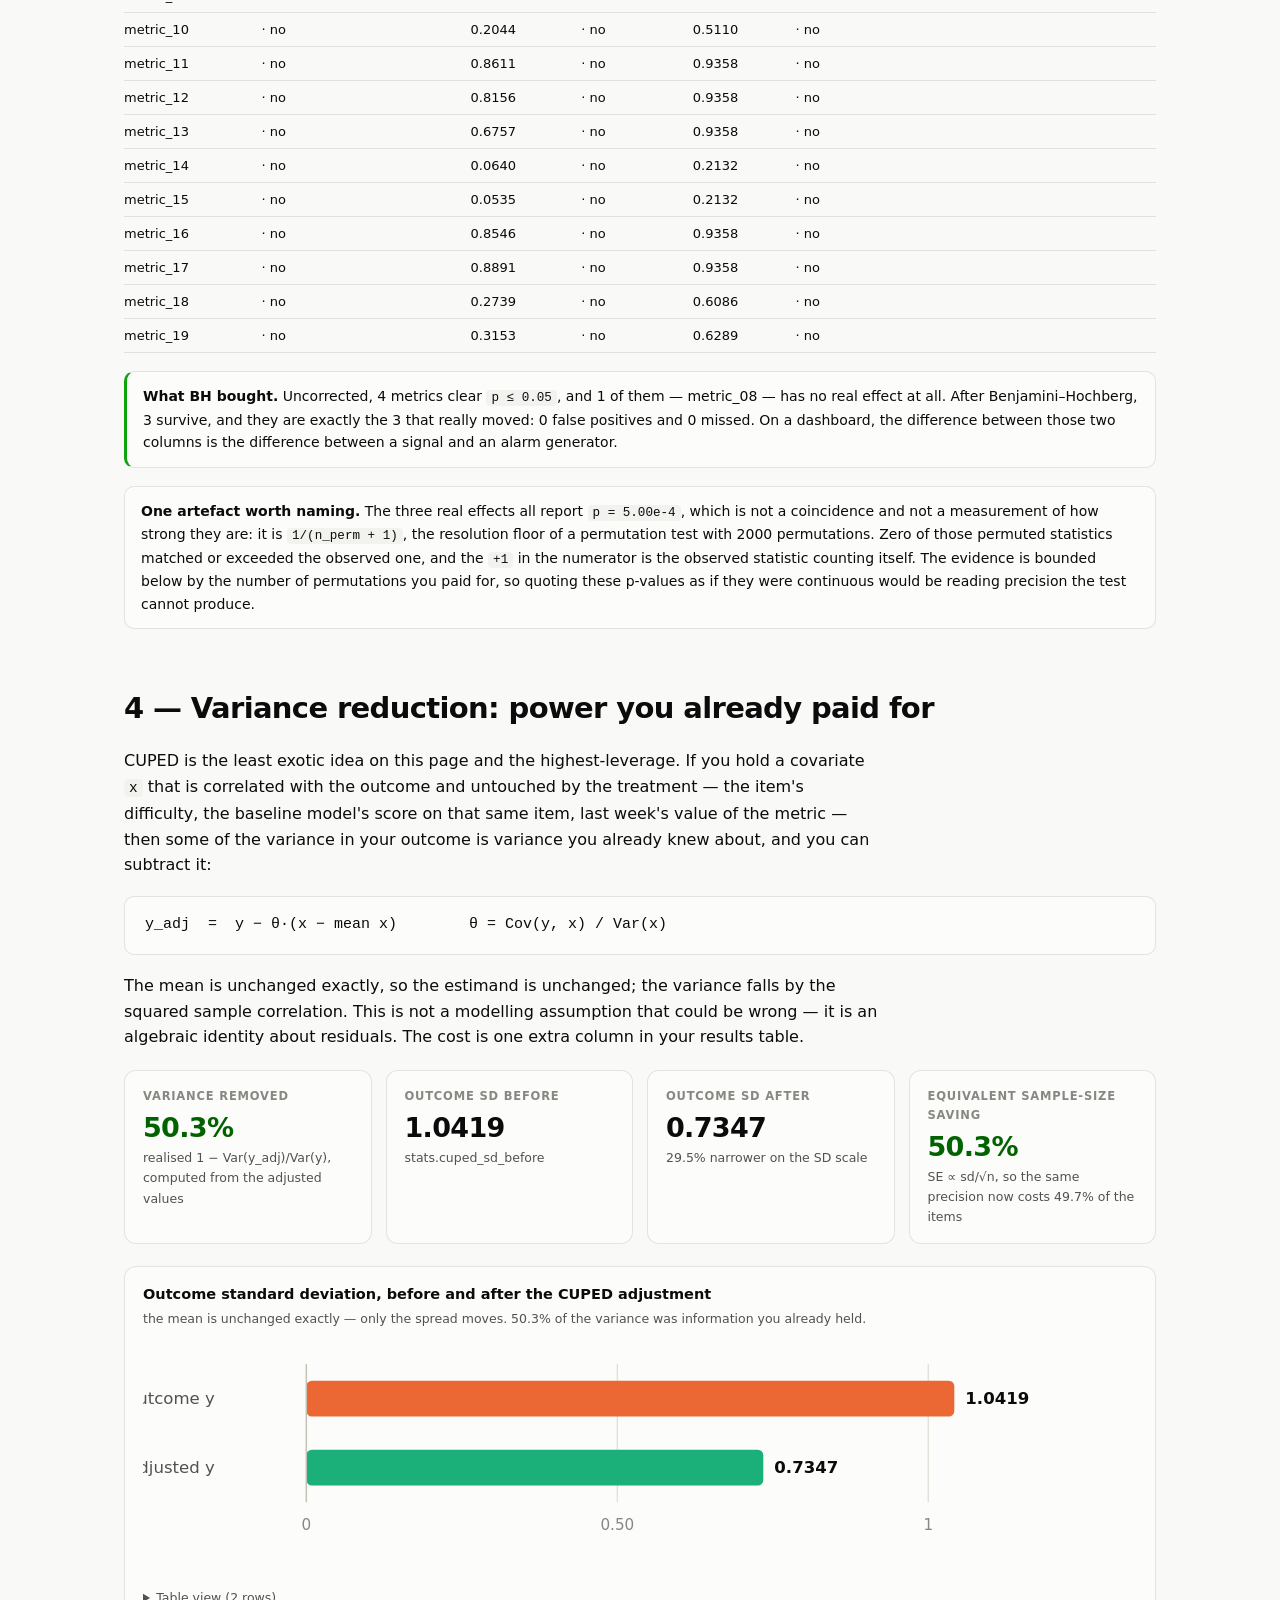
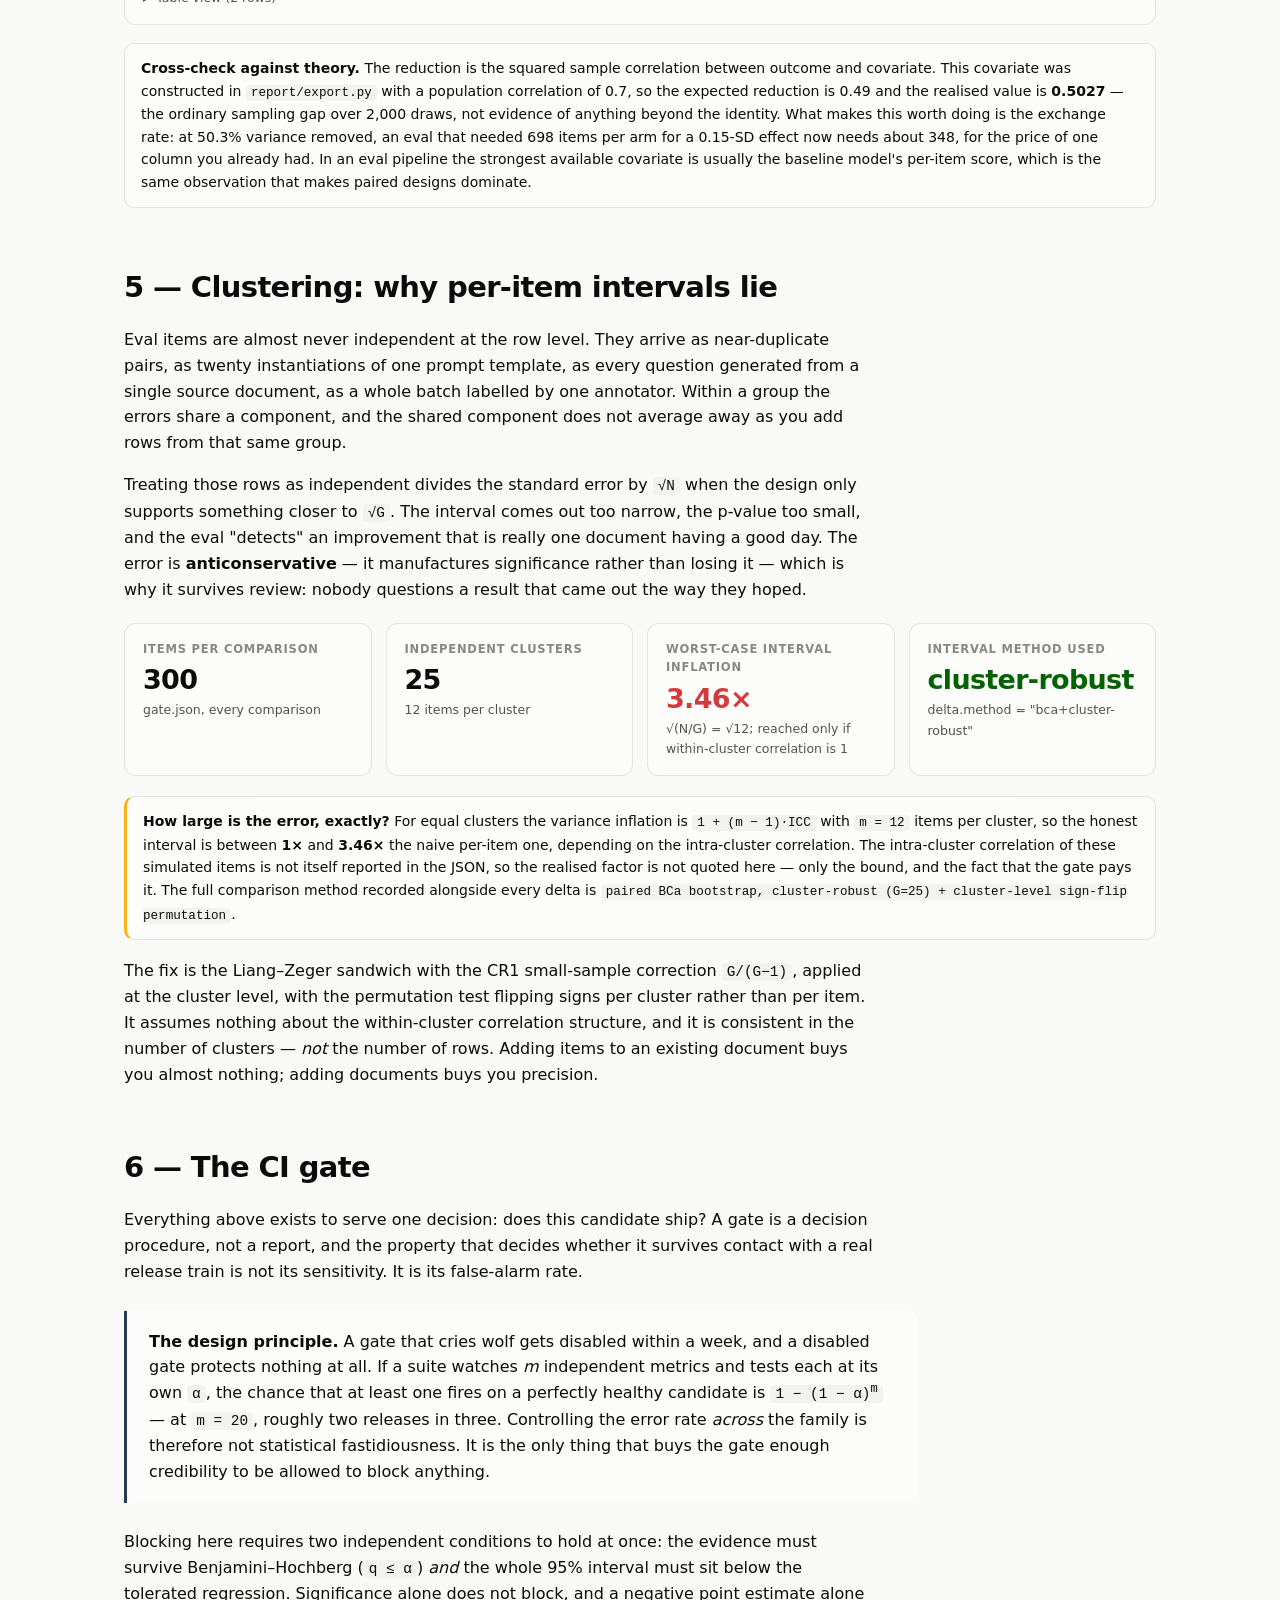
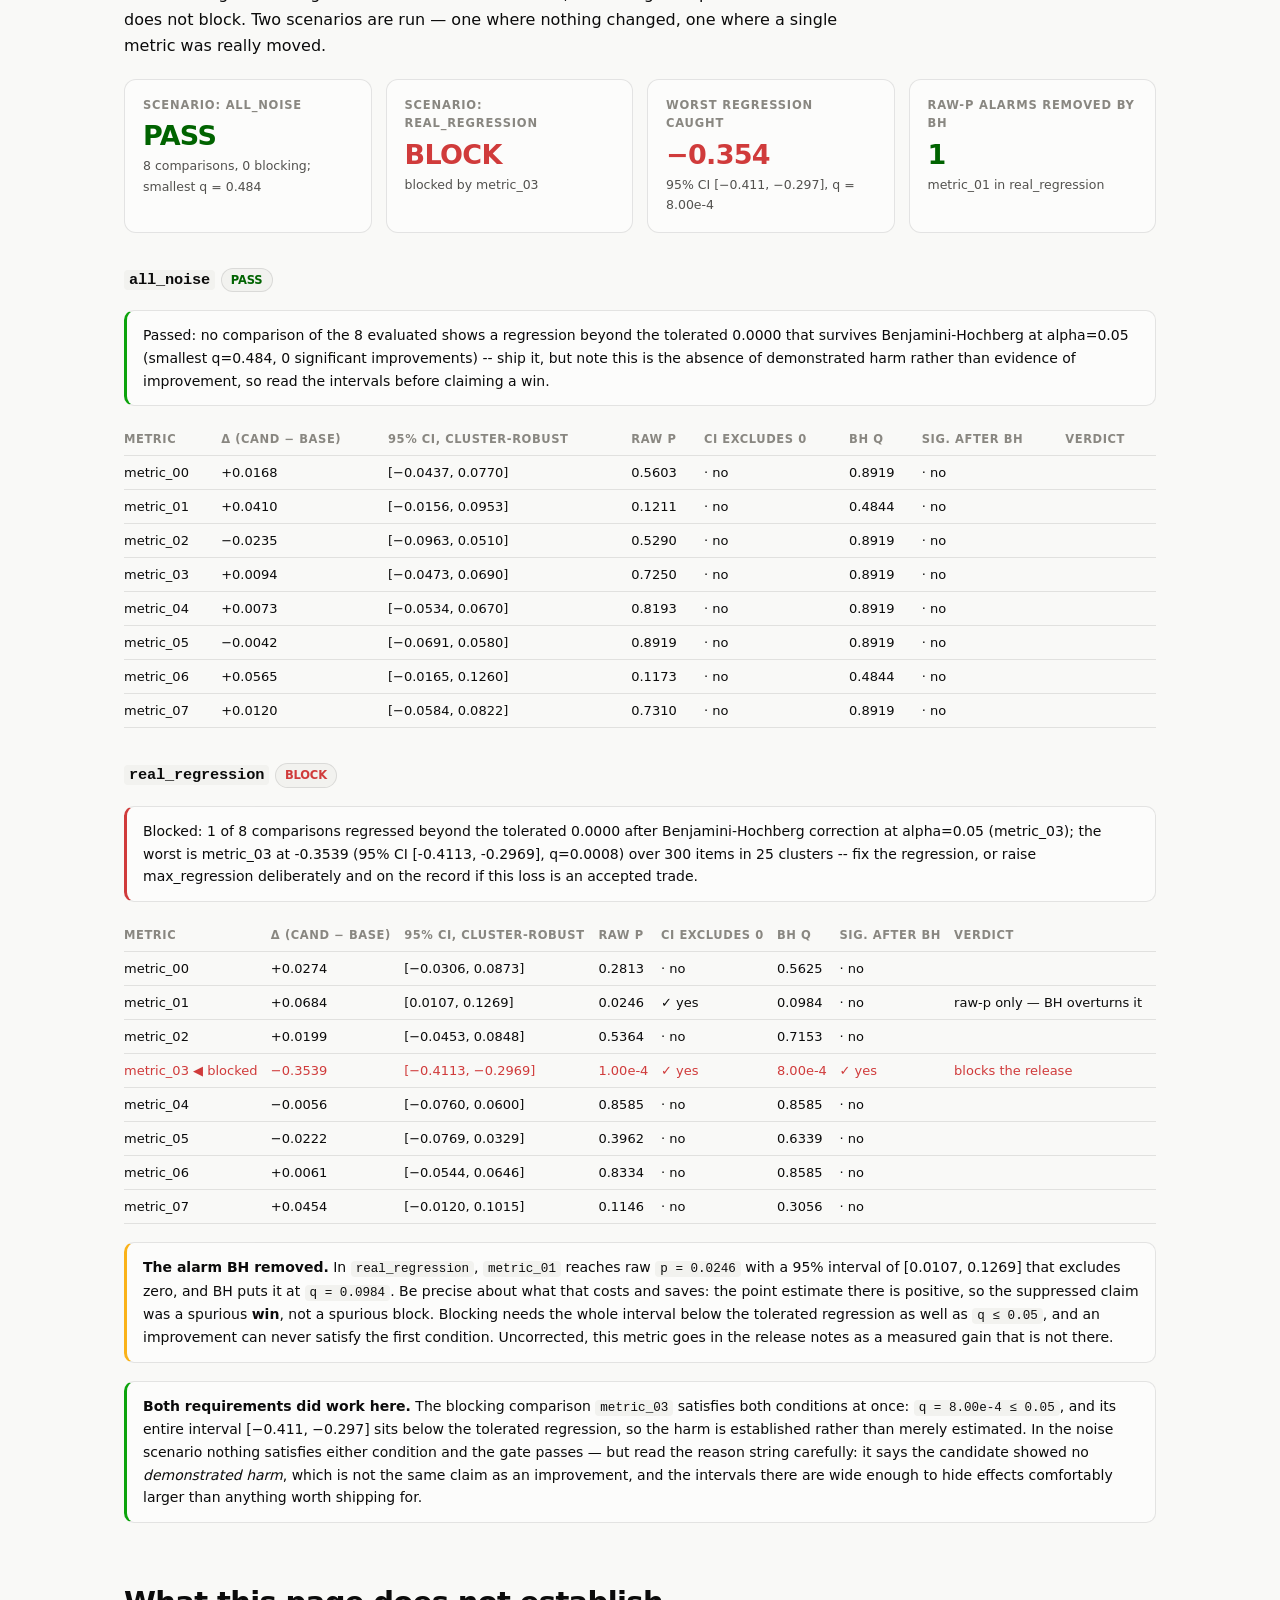
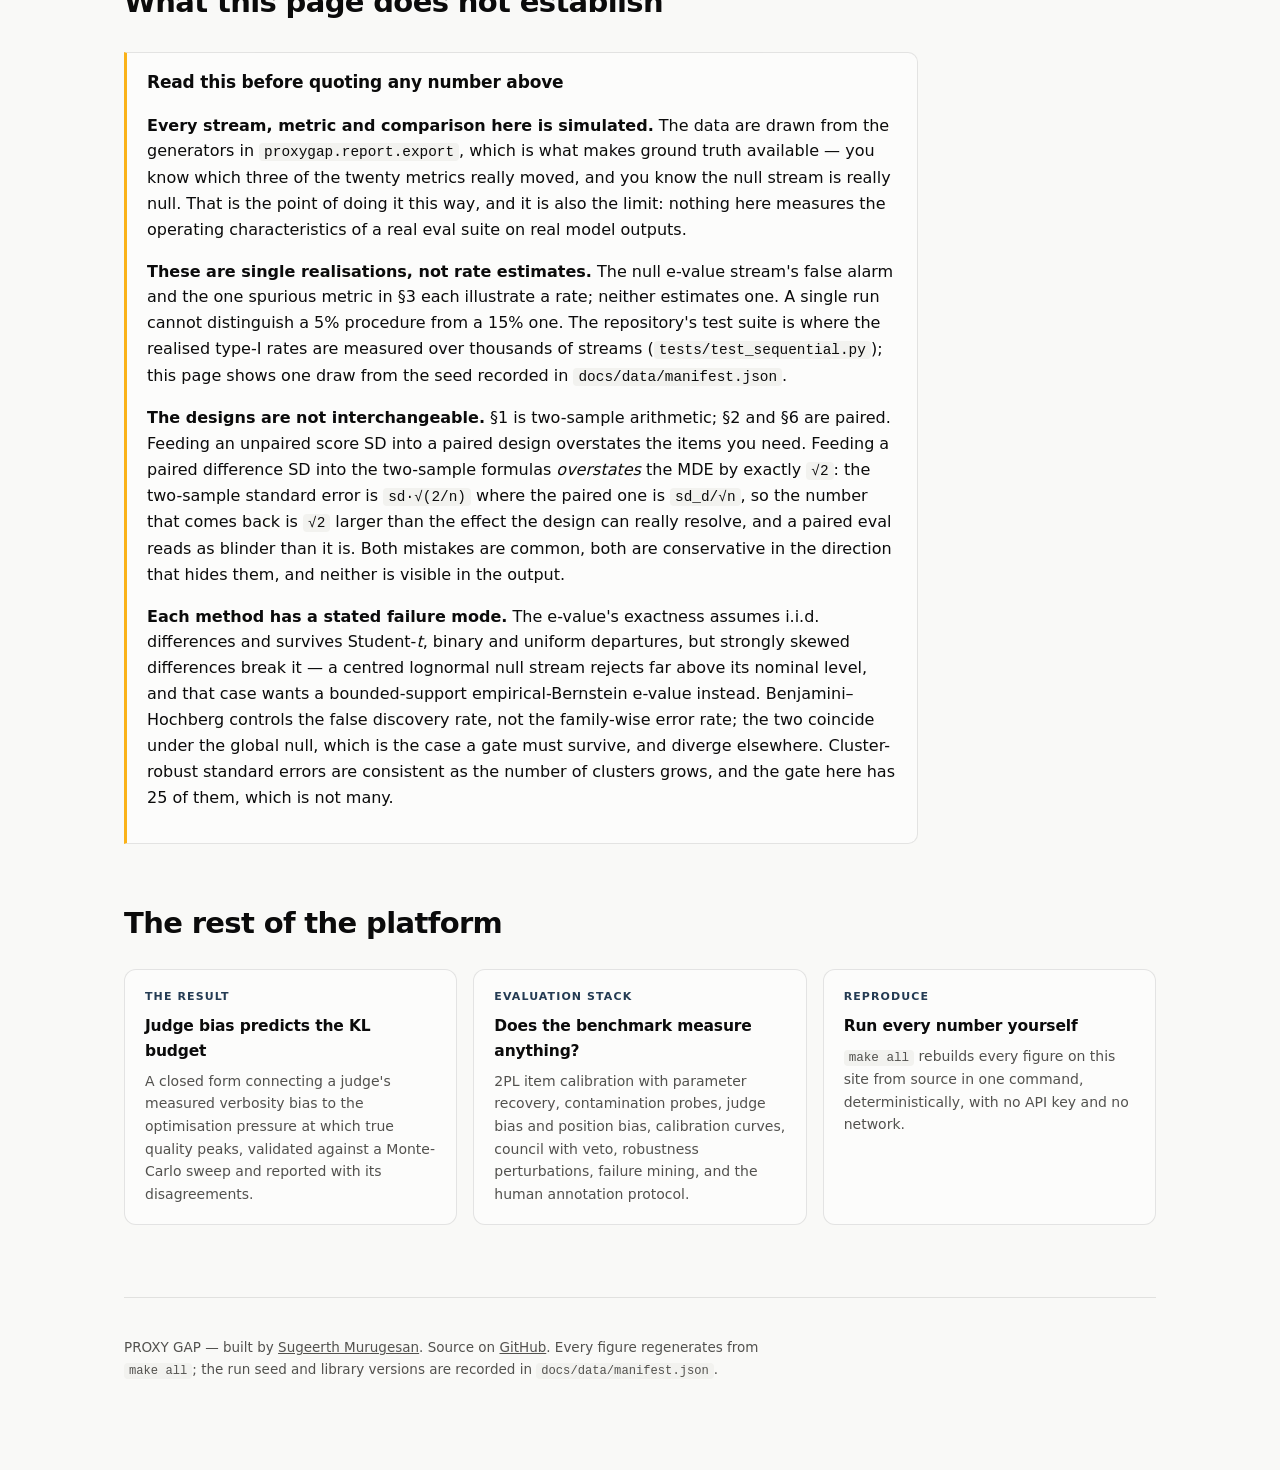
<file: docs/statistics.html>
<!doctype html>
<html lang="en">
<head>
<meta charset="utf-8">
<meta name="viewport" content="width=device-width, initial-scale=1">
<title>Statistics: is the difference real? — PROXY GAP</title>
<meta name="description" content="Power and MDE, always-valid e-values, BH-FDR across many metrics, CUPED variance reduction, cluster-robust standard errors, and a CI gate that blocks a real regression and passes pure noise.">
<link rel="stylesheet" href="assets/styles.css">
<link rel="icon" href="data:image/svg+xml,<svg xmlns='http://www.w3.org/2000/svg' viewBox='0 0 100 100'><text y='.9em' font-size='90'>📐</text></svg>">
</head>
<body>

<div class="topbar"><div class="topbar-inner">
  <a class="brand" href="index.html">PROXY&nbsp;<span>GAP</span></a>
  <nav class="navlinks">
    <a href="index.html">The result</a>
    <a href="evaluation.html">Evaluation stack</a>
    <a href="statistics.html">Statistics</a>
    <a href="reproduce.html">Reproduce</a>
    <a href="https://github.com/sugeerth/proxy-gap">GitHub</a>
  </nav>
  <button class="theme-toggle" aria-label="Toggle colour theme">☾</button>
</div></div>

<main>

<section class="hero">
  <p class="eyebrow">Statistics</p>
  <h1>Is the difference<br><em>real?</em></h1>
  <p class="lede">
    Two failures shape applied evaluation, and they are the same failure seen from
    opposite sides. <strong>A regression can be reported that is not there</strong>
    — a dashboard watching twenty independent metrics at 5% raises at least one
    alarm on a perfectly healthy candidate about two times in three.
    <strong>A regression that is there can be missed</strong> — a 200-item-per-arm
    eval cannot resolve an effect below about 0.28 per-item score standard
    deviations at 80% power. Both of those are arithmetic about the procedures, not
    measurements of anyone's eval suite.
  </p>
  <p class="lede">
    Neither failure needs new methodology. Both are addressed by machinery that has
    been standard for decades and is often not wired into eval pipelines. This page
    runs that machinery on <strong>simulated</strong> data whose ground truth is
    known, so its operating characteristics can be checked rather than asserted.
  </p>
</section>

<div id="headline-stats"></div>

<section>
  <h2 id="power">1 — Power and the minimum detectable effect</h2>
  <p>
    The question a research scientist gets asked constantly is <em>"how many items do
    I need to detect a one-point difference?"</em>, and as posed it has no answer. A
    point of a benchmark score is not a unit of anything until you divide it by the
    per-item score standard deviation, and the item count depends on the design as
    much as on the effect. Name the effect in SD units and name the design, and the
    arithmetic is closed-form and takes no simulation at all.
  </p>
  <div id="power-answer"></div>
  <div id="power-stats"></div>
  <div id="fig-power"></div>
  <p>
    The second panel is the same fact read the other way. Power is the probability
    that a real difference of the target size is actually detected, and below the
    conventional 0.80 target you are running a test that mostly fails silently — the
    result comes back "not significant" and is filed as "no regression".
  </p>
  <div id="fig-power-2"></div>
  <div id="power-design"></div>
</section>

<section>
  <h2 id="sequential">2 — Sequential monitoring: peeking, legally</h2>
  <p>
    A fixed-<em>n</em> test is valid if you look at it once. Eval dashboards are
    looked at continuously, and "run the t-test after each new item, ship when
    <code>p &lt; 0.05</code>" is a peeking machine: the type-I error is whatever the
    number of looks makes it, not the number printed on the test.
  </p>
  <p>
    An <strong>e-value</strong> is the honest alternative. It is a test martingale —
    a Bayes factor for "there is an effect" against "there is none" — so under the
    null it has expectation 1 and Ville's inequality gives
    <code>P(∃n : E<sub>n</sub> ≥ 1/α) ≤ α</code> <em>simultaneously over every
    stopping rule</em>. You may peek after every single observation, stop when you
    like, and continue after a non-rejection. Nothing has to be declared in advance,
    including the sample size. A t-test permits none of that.
  </p>
  <p>
    One convention first, because the sign is load-bearing. <code>Δ̂</code> below is
    the running mean of the paired differences taken as <em>first arm minus
    second</em>, and the effect stream is built in <code>report/export.py</code> by
    adding a <code>+0.12</code> mean shift to the <em>second</em> arm. The negative
    <code>Δ̂</code> reported here is therefore the effect, not a regression. §6
    orients its deltas the other way round — candidate minus baseline — and labels
    every column accordingly.
  </p>
  <div id="seq-stats"></div>
  <div id="fig-seq"></div>
  <div id="seq-verdict"></div>
</section>

<section>
  <h2 id="multiplicity">3 — Multiplicity: the dashboard that generates alarms</h2>
  <p>
    Twenty metrics, three of which carry a real shift, seventeen of which are pure
    noise. Each is tested with a paired permutation test. At <code>α = 0.05</code>
    per metric the seventeen null metrics carry <strong>0.85 expected false
    positives</strong>, and at least one arrives with probability
    <code>1 − 0.95<sup>17</sup> = 58%</code>. Exactly one arrives here — which
    <em>illustrates</em> that rate rather than estimating it.
  </p>
  <div id="mult-stats"></div>
  <div id="fig-mult"></div>
  <div id="mult-table"></div>
  <div id="mult-verdict"></div>
</section>

<section>
  <h2 id="cuped">4 — Variance reduction: power you already paid for</h2>
  <p>
    CUPED is the least exotic idea on this page and the highest-leverage. If you hold
    a covariate <code>x</code> that is correlated with the outcome and untouched by
    the treatment — the item's difficulty, the baseline model's score on that same
    item, last week's value of the metric — then some of the variance in your outcome
    is variance you already knew about, and you can subtract it:
  </p>
  <div class="formula">y_adj  =  y − θ·(x − mean x)        θ = Cov(y, x) / Var(x)</div>
  <p>
    The mean is unchanged exactly, so the estimand is unchanged; the variance falls by
    the squared sample correlation. This is not a modelling assumption that could be
    wrong — it is an algebraic identity about residuals. The cost is one extra column
    in your results table.
  </p>
  <div id="cuped-stats"></div>
  <div id="fig-cuped"></div>
  <div id="cuped-note"></div>
</section>

<section>
  <h2 id="clustering">5 — Clustering: why per-item intervals lie</h2>
  <p>
    Eval items are almost never independent at the row level. They arrive as
    near-duplicate pairs, as twenty instantiations of one prompt template, as every
    question generated from a single source document, as a whole batch labelled by one
    annotator. Within a group the errors share a component, and the shared component
    does not average away as you add rows from that same group.
  </p>
  <p>
    Treating those rows as independent divides the standard error by
    <code>√N</code> when the design only supports something closer to
    <code>√G</code>. The interval comes out too narrow, the p-value too small, and the
    eval "detects" an improvement that is really one document having a good day. The
    error is <strong>anticonservative</strong> — it manufactures significance rather
    than losing it — which is why it survives review: nobody questions a result that
    came out the way they hoped.
  </p>
  <div id="cluster-stats"></div>
  <div id="cluster-note"></div>
  <p>
    The fix is the Liang–Zeger sandwich with the CR1 small-sample correction
    <code>G/(G−1)</code>, applied at the cluster level, with the permutation test
    flipping signs per cluster rather than per item. It assumes nothing about the
    within-cluster correlation structure, and it is consistent in the number of
    clusters — <em>not</em> the number of rows. Adding items to an existing document
    buys you almost nothing; adding documents buys you precision.
  </p>
</section>

<section>
  <h2 id="gate">6 — The CI gate</h2>
  <p>
    Everything above exists to serve one decision: does this candidate ship? A gate is
    a decision procedure, not a report, and the property that decides whether it
    survives contact with a real release train is not its sensitivity. It is its
    false-alarm rate.
  </p>

  <div class="claim">
    <strong>The design principle.</strong> A gate that cries wolf gets disabled within
    a week, and a disabled gate protects nothing at all. If a suite watches
    <em>m</em> independent metrics and tests each at its own <code>α</code>, the chance that at
    least one fires on a perfectly healthy candidate is <code>1 − (1 − α)<sup>m</sup></code>
    — at <code>m = 20</code>, roughly two releases in three. Controlling the error rate
    <em>across</em> the family is therefore not statistical fastidiousness. It is the
    only thing that buys the gate enough credibility to be allowed to block anything.
  </div>

  <p>
    Blocking here requires two independent conditions to hold at once: the evidence
    must survive Benjamini–Hochberg (<code>q ≤ α</code>) <em>and</em> the whole 95%
    interval must sit below the tolerated regression. Significance alone does not
    block, and a negative point estimate alone does not block. Two scenarios are run —
    one where nothing changed, one where a single metric was really moved.
  </p>

  <div id="gate-stats"></div>
  <div id="gate-scenarios"></div>
</section>

<section>
  <h2 id="limits">What this page does not establish</h2>
  <div class="honest">
    <h3>Read this before quoting any number above</h3>
    <p>
      <strong>Every stream, metric and comparison here is simulated.</strong> The data
      are drawn from the generators in <code>proxygap.report.export</code>, which is
      what makes ground truth available — you know which three of the twenty metrics
      really moved, and you know the null stream is really null. That is the point of
      doing it this way, and it is also the limit: nothing here measures the operating
      characteristics of a real eval suite on real model outputs.
    </p>
    <p>
      <strong>These are single realisations, not rate estimates.</strong> The null
      e-value stream's false alarm and the one spurious metric in §3 each illustrate a
      rate; neither estimates one. A single run cannot distinguish a 5% procedure from
      a 15% one. The repository's test suite is where the realised type-I rates are
      measured over thousands of streams (<code>tests/test_sequential.py</code>); this
      page shows one draw from the seed recorded in
      <code>docs/data/manifest.json</code>.
    </p>
    <p>
      <strong>The designs are not interchangeable.</strong> §1 is two-sample
      arithmetic; §2 and §6 are paired. Feeding an unpaired score SD into a paired
      design overstates the items you need. Feeding a paired difference SD into the
      two-sample formulas <em>overstates</em> the MDE by exactly <code>√2</code>: the
      two-sample standard error is <code>sd·√(2/n)</code> where the paired one is
      <code>sd_d/√n</code>, so the number that comes back is <code>√2</code> larger
      than the effect the design can really resolve, and a paired eval reads as
      blinder than it is. Both mistakes are common, both are conservative in the
      direction that hides them, and neither is visible in the output.
    </p>
    <p>
      <strong>Each method has a stated failure mode.</strong> The e-value's exactness
      assumes i.i.d. differences and survives Student-<em>t</em>, binary and uniform
      departures, but strongly skewed differences break it — a centred lognormal null
      stream rejects far above its nominal level, and that case wants a
      bounded-support empirical-Bernstein e-value instead. Benjamini–Hochberg controls
      the false discovery rate, not the family-wise error rate; the two coincide under
      the global null, which is the case a gate must survive, and diverge elsewhere.
      Cluster-robust standard errors are consistent as the number of clusters grows,
      and the gate here has 25 of them, which is not many.
    </p>
  </div>
</section>

<section>
  <h2 id="explore">The rest of the platform</h2>
  <div class="cards">
    <a class="card" href="index.html">
      <span class="kicker">The result</span>
      <h3>Judge bias predicts the KL budget</h3>
      <p>A closed form connecting a judge's measured verbosity bias to the
      optimisation pressure at which true quality peaks, validated against a
      Monte-Carlo sweep and reported with its disagreements.</p>
    </a>
    <a class="card" href="evaluation.html">
      <span class="kicker">Evaluation stack</span>
      <h3>Does the benchmark measure anything?</h3>
      <p>2PL item calibration with parameter recovery, contamination probes, judge
      bias and position bias, calibration curves, council with veto, robustness
      perturbations, failure mining, and the human annotation protocol.</p>
    </a>
    <a class="card" href="reproduce.html">
      <span class="kicker">Reproduce</span>
      <h3>Run every number yourself</h3>
      <p><code>make all</code> rebuilds every figure on this site from source in one
      command, deterministically, with no API key and no network.</p>
    </a>
  </div>
</section>

<footer>
  <p>
    PROXY GAP — built by <a href="https://sugeerth.github.io">Sugeerth Murugesan</a>.
    Source on <a href="https://github.com/sugeerth/proxy-gap">GitHub</a>.
    Every figure regenerates from <code>make all</code>; the run seed and library versions
    are recorded in <code>docs/data/manifest.json</code>.
  </p>
</footer>

</main>

<script src="data/bundle.js" onerror="window.__PROXYGAP_BUNDLE_MISSING__=true"></script>
<script type="module">
import { initChrome, onThemeChange } from './assets/app.js';
import { lineChart, barChart, scatterChart, statTiles, loadData, failNotice, fmt } from './assets/viz.js';

initChrome();

const $ = (id) => document.getElementById(id);

const pct = (v, d = 1) => `${(100 * v).toFixed(d)}%`;
const pv = (v) => (v < 1e-3 ? v.toExponential(2) : v.toFixed(4));
const sgn = (v, d = 4) => (v >= 0 ? '+' : '−') + Math.abs(v).toFixed(d);
/* Typographic minus (U+2212), so a negative delta does not read as a hyphen. */
const nf = (v, d = 4) => (v < 0 ? '−' : '') + Math.abs(v).toFixed(d);
const mark = (b) => (b ? '✓ yes' : '· no');
const esc = (s) => String(s).replace(/[&<>]/g, (c) => ({ '&': '&amp;', '<': '&lt;', '>': '&gt;' }[c]));

/* e-values span twelve orders of magnitude, and lineChart's y scale is linear,
 * so the transform is done here and declared in the axis label. */
const LOG10 = (v) => Math.log10(Math.max(v, 1e-12));
const ALPHA = 0.05;
const EBOUND = 1 / ALPHA;

const HOSTS = [
  'headline-stats', 'power-answer', 'power-stats', 'fig-power', 'fig-power-2',
  'power-design', 'seq-stats', 'fig-seq', 'seq-verdict', 'mult-stats', 'fig-mult',
  'mult-table', 'mult-verdict', 'cuped-stats', 'fig-cuped', 'cuped-note',
  'cluster-stats', 'cluster-note', 'gate-stats', 'gate-scenarios',
];

/* Run one section; a failure is contained to that section's hosts. */
function section(ids, fn) {
  try {
    fn();
  } catch (e) {
    ids.forEach((id) => { const h = $(id); if (h) failNotice(h, e); });
  }
}

async function render() {
  let stats, gate;
  try {
    [stats, gate] = await Promise.all([loadData('stats'), loadData('gate')]);
  } catch (e) {
    HOSTS.forEach((id) => { const h = $(id); if (h) failNotice(h, e); });
    return;
  }

  const pcurve = stats.power_curve;
  const mult = stats.multiplicity;
  const seEff = stats.sequential_effect;
  const seNull = stats.sequential_null;
  const scenarios = gate.scenarios;

  const rawSig = mult.filter((m) => m.p <= ALPHA);
  const bhSig = mult.filter((m) => m.q <= ALPHA);
  const truly = mult.filter((m) => m.truly_affected);

  /* ------------------------------------------------------ headline tiles -- */
  section(['headline-stats'], () => {
    const at200 = pcurve.find((p) => p.n_items === 200);
    statTiles($('headline-stats'), [
      {
        label: 'Items per arm for a 0.15 SD effect',
        value: String(stats.required_n_for_0_15),
        note: 'two-sample, two-sided α = 0.05, 80% power',
      },
      {
        label: 'What 200 items can actually see',
        value: `${stats.mde_at_200.toFixed(2)} SD`,
        tone: 'critical',
        note: at200 ? `power against 0.15 SD is only ${pct(at200.power_at_target)}` : '',
      },
      {
        label: 'Metrics called significant',
        value: `${rawSig.length} → ${bhSig.length}`,
        note: `raw p vs BH q across ${mult.length} metrics; ${truly.length} really moved`,
      },
      {
        label: 'Variance removed by CUPED',
        value: pct(stats.cuped_reduction),
        tone: 'good',
        note: 'from one pre-experiment covariate, no extra labels',
      },
    ]);
  });

  /* ----------------------------------------------- 1. power and the MDE --- */
  section(['power-answer', 'power-stats', 'fig-power', 'fig-power-2', 'power-design'], () => {
    const at200 = pcurve.find((p) => p.n_items === 200);
    const first80 = pcurve.find((p) => p.power_at_target >= 0.80);

    $('power-answer').innerHTML = `
      <div class="notice">
        <strong>The answer, for this design.</strong> To detect a difference of
        <strong>0.15</strong> per-item score standard deviations at 80% power and a
        two-sided α of 0.05, you need
        <strong>${stats.required_n_for_0_15} items per arm</strong>. Run 200 instead and
        the smallest effect you can resolve is
        <strong>${stats.mde_at_200.toFixed(4)} SD</strong> — roughly
        ${(stats.mde_at_200 / 0.15).toFixed(1)}× larger than the effect you were
        asking about. The 0.15-SD regression is still there; the eval just has
        ${at200 ? pct(at200.power_at_target) : '—'} chance of noticing it.
      </div>`;

    statTiles($('power-stats'), [
      { label: 'Required n per arm (0.15 SD)', value: String(stats.required_n_for_0_15),
        note: 'stats.required_n_for_0_15' },
      { label: 'MDE at n = 200 per arm', value: stats.mde_at_200.toFixed(4),
        note: 'in units of the per-item score SD' },
      { label: 'Power at n = 200 vs 0.15 SD', value: at200 ? pct(at200.power_at_target) : '—',
        tone: 'critical',
        note: at200 ? `${pct(1 - at200.power_at_target)} of real 0.15-SD moves are missed` : '' },
      { label: 'Smallest grid point clearing 80%', value: first80 ? `n = ${first80.n_items}` : 'none on grid',
        tone: 'good',
        note: first80 ? `power ${pct(first80.power_at_target)}, MDE ${first80.mde.toFixed(3)}` : '' },
    ]);

    lineChart($('fig-power'), {
      title: 'Minimum detectable effect against eval size',
      subtitle: 'MDE = (z₁₋α⁄₂ + zₚₒwₑᵣ) · sd · √(2/n). Halving the MDE costs four times the items.',
      xScale: 'log',
      xLabel: 'items per arm (log scale)',
      yLabel: 'minimum detectable effect (score SD)',
      xFormat: (v) => (v >= 1000 ? `${v / 1000}k` : String(Math.round(v))),
      yFormat: (v) => v.toFixed(2),
      height: 360,
      vrules: [
        { at: 200, label: `n = 200 → MDE ${stats.mde_at_200.toFixed(2)}` },
        { at: stats.required_n_for_0_15, label: `n = ${stats.required_n_for_0_15} → 0.15` },
      ],
      series: [
        { label: 'MDE at 80% power', points: pcurve.map((p) => [p.n_items, p.mde]) },
      ],
    });

    barChart($('fig-power-2'), {
      title: 'Power to detect a 0.15 SD difference',
      subtitle: '0.80 is the conventional target; below it the test mostly fails quietly and gets read as "no regression"',
      xLabel: 'power against a 0.15 SD effect',
      yLabel: 'items per arm',
      height: 60 + pcurve.length * 42,
      rows: pcurve.map((p) => ({
        label: `n = ${p.n_items}`,
        value: p.power_at_target,
        slot: p.power_at_target >= 0.80 ? 2 : 1,
        format: (v) => v.toFixed(3),
      })),
    });

    $('power-design').innerHTML = `
      <div class="notice notice-warn">
        <strong>The design the formula assumes.</strong> Two-sample difference of
        means: two independent groups scored on <em>disjoint</em> item sets, equal
        allocation, a common per-item score SD, two-sided test.
        <code>n</code> is per arm, so ${stats.required_n_for_0_15} means
        ${2 * stats.required_n_for_0_15} scored responses in total.
        <strong>Most eval work is paired</strong> — both models answer the same
        items — and pairing is strictly stronger: the standard error becomes
        <code>sd_d/√n</code> in the SD of the <em>within-item differences</em>, so
        <code>MDE_paired = MDE/√2</code> and the required n halves — to
        ${Math.ceil(stats.required_n_for_0_15 / 2)} items <em>if</em> <code>sd_d</code>
        equalled the score SD of 1.0 used above, and to fewer still once you
        substitute the real <code>sd_d</code> in place of the raw score SD. That
        substitution is the whole trick, and it is where pairing earns its keep: when item difficulty dominates
        the variance, <code>sd_d</code> is far below the score SD, which is how a
        300-item paired eval can beat an A/B test with 3,000 per arm. Clustered items
        push the other way — multiply the requirement by the design effect
        (§5) before quoting it.
      </div>`;
  });

  /* ------------------------------------------ 2. sequential monitoring ---- */
  section(['seq-stats', 'fig-seq', 'seq-verdict'], () => {
    const peak = (rows) => rows.reduce((a, b) => (b.e_value > a.e_value ? b : a), rows[0]);
    const pkEff = peak(seEff);
    const pkNull = peak(seNull);
    const lastEff = seEff[seEff.length - 1];
    const lastNull = seNull[seNull.length - 1];
    const ci = stats.bootstrap_interval;

    const stopWord = (v) => (v === null || v === undefined ? 'never' : `n = ${v}`);

    statTiles($('seq-stats'), [
      { label: 'Effect stream stopped at', value: stopWord(stats.sequential_effect_stop),
        tone: 'good',
        note: `first crossing of e ≥ ${EBOUND}; the stream really has a non-zero mean difference` },
      { label: 'Null stream stopped at', value: stopWord(stats.sequential_null_stop),
        tone: stats.sequential_null_stop === null ? 'good' : 'critical',
        note: stats.sequential_null_stop === null
          ? 'never crossed the boundary — the correct behaviour under the null'
          : 'it crossed. This is a false alarm; see the note below the chart.' },
      { label: 'Peak e-value, effect stream', value: fmt(pkEff.e_value),
        note: `on the recorded grid, at n = ${pkEff.n_seen}; final Δ̂ = ${nf(lastEff.delta_hat)}` },
      { label: 'Peak e-value, null stream', value: pkNull.e_value.toFixed(1),
        note: `on the recorded grid, at n = ${pkNull.n_seen}; decays to ${lastNull.e_value.toFixed(3)} by n = ${lastNull.n_seen}; final Δ̂ = ${nf(lastNull.delta_hat)}` },
      { label: 'Fixed-sample BCa interval', value: `[${nf(ci.low, 3)}, ${nf(ci.high, 3)}]`,
        note: `same effect stream, point ${nf(ci.point)}, ${pct(ci.level, 0)} level, method "${esc(ci.method)}"` },
    ]);

    const evSeries = (rows, label) => ({
      label,
      points: rows.map((r) => [r.n_seen, LOG10(r.e_value)]),
    });

    const xMin = Math.min(seEff[0].n_seen, seNull[0].n_seen);
    const xMax = Math.max(lastEff.n_seen, lastNull.n_seen);
    const stops = [stats.sequential_effect_stop, stats.sequential_null_stop]
      .filter((v) => v !== null && v !== undefined);

    lineChart($('fig-seq'), {
      title: 'An always-valid e-value under a real effect and under the null',
      subtitle: 'plotted every 4th observation; the reported stopping times come from the full stream, so they sit just left of the visible crossings',
      xScale: 'log',
      xLabel: 'observations seen (log scale)',
      yLabel: 'log₁₀ e-value',
      xFormat: (v) => String(Math.round(v)),
      yFormat: (v) => (Math.abs(v) < 1e-9 ? '1' : `1e${Math.round(v)}`),
      yTicks: 8,
      height: 400,
      markers: false,
      bands: stops.length === 2
        ? [{ from: Math.min(...stops), to: Math.max(...stops),
             label: `first crossings: n = ${stats.sequential_effect_stop} (effect), n = ${stats.sequential_null_stop} (null)` }]
        : [],
      series: [
        evSeries(seEff, 'effect stream'),
        evSeries(seNull, 'null stream'),
        {
          label: `reject boundary  1/α = ${EBOUND}`,
          dashed: true,
          points: [[xMin, LOG10(EBOUND)], [xMax, LOG10(EBOUND)]],
        },
      ],
    });

    const nullFired = stats.sequential_null_stop !== null && stats.sequential_null_stop !== undefined;
    $('seq-verdict').innerHTML = `
      <div class="notice ${nullFired ? 'notice-warn' : 'notice-good'}">
        <strong>What the two streams did.</strong> The effect stream crossed
        <code>1/α = ${EBOUND}</code> at
        <strong>n = ${stats.sequential_effect_stop}</strong> and then ran away,
        reaching ${fmt(pkEff.e_value)} by n = ${lastEff.n_seen} — evidence
        accumulating without bound, as it should when the alternative is true.
        ${nullFired
          ? `The null stream <strong>also crossed</strong>, at
             <strong>n = ${stats.sequential_null_stop}</strong>, peaking at
             ${pkNull.e_value.toFixed(1)} on the recorded grid before decaying back to
             ${lastNull.e_value.toFixed(3)}. <strong>That is a type-I error, and it
             is reported rather than reseeded.</strong> It is not a failure of the
             method: Ville's inequality bounds the probability that a null stream
             <em>ever</em> crosses at α = ${ALPHA}, and this is one run.
             Observing a crossing in a single null stream is a
             ${pct(ALPHA, 0)}-probability event by construction. Note the shape as
             well as the crossing — a null e-value is a non-negative martingale,
             so it wanders and returns; the guarantee is on the supremum, not on the
             endpoint. Reading the endpoint (${lastNull.e_value.toFixed(3)}, decisive
             evidence <em>for</em> the null) would have told you the truth here, but
             that is hindsight, not a rule you are allowed to apply.`
          : `The null stream never crossed the boundary at any of its
             ${seNull.length} recorded looks. <strong>That is the correct
             behaviour</strong>, not a weak result: an anytime-valid test is supposed
             to sit below the boundary forever when there is nothing to find.`}
      </div>
      <div class="notice">
        <strong>Why not just use the t-test?</strong> Because it is only valid at the
        look you declared in advance. The e-value's guarantee holds simultaneously
        over every stopping rule, so nothing needs declaring — not the sample
        size, not the number of looks, not the decision to keep going after a
        non-rejection. The e-value used here is the safe-t mixture SPRT with a
        right-Haar prior on the scale, so it is exactly scale-invariant and needs no
        plug-in variance estimate. Its exactness assumes i.i.d. differences; see the
        limitations below for what breaks it.
      </div>`;
  });

  /* ---------------------------------------------------- 3. multiplicity --- */
  section(['mult-stats', 'fig-mult', 'mult-table', 'mult-verdict'], () => {
    const rawFalse = rawSig.filter((m) => !m.truly_affected);
    const bhFalse = bhSig.filter((m) => !m.truly_affected);
    const bhMissed = truly.filter((m) => m.q > ALPHA);
    const m = mult.length;
    const anyFalse = 1 - Math.pow(1 - ALPHA, m - truly.length);
    const pFloor = Math.min(...mult.map((x) => x.p));

    statTiles($('mult-stats'), [
      { label: 'Significant at raw p ≤ 0.05', value: String(rawSig.length),
        tone: rawFalse.length ? 'critical' : undefined,
        note: rawFalse.length
          ? `${rawFalse.length} of them false: ${rawFalse.map((x) => esc(x.metric)).join(', ')}`
          : 'no false positives in this draw' },
      { label: 'Significant at BH q ≤ 0.05', value: String(bhSig.length),
        tone: 'good',
        note: `${bhFalse.length} false positives, ${bhMissed.length} true effects missed` },
      { label: 'Metrics that really moved', value: `${truly.length} of ${m}`,
        note: 'known by construction from the generator, never from the p-values' },
      { label: 'P(≥1 false alarm, uncorrected)', value: pct(anyFalse, 0),
        note: `1 − (1 − ${ALPHA})^${m - truly.length} over the null metrics — arithmetic, not a measurement` },
    ]);

    const grp = (want) => ({
      label: want ? `really moved (${truly.length})` : `null metrics (${mult.length - truly.length})`,
      radius: want ? 7 : 4.5,
      points: mult.filter((x) => x.truly_affected === want)
        .map((x) => [-LOG10(x.p), -LOG10(x.q), x.metric]),
    });

    scatterChart($('fig-mult'), {
      title: 'Raw p against BH-adjusted q, all 20 metrics',
      subtitle: `plotted as −log₁₀, so up and right is stronger evidence; every point sits below y = x because q ≥ p always. The ${truly.length} truly-affected metrics share identical p and q and plot on top of one another.`,
      xLabel: '−log₁₀ raw p',
      yLabel: '−log₁₀ BH q',
      identity: true,
      height: 400,
      groups: [grp(true), grp(false)],
    });

    const rows = mult.map((x) => {
      const disagree = (x.p <= ALPHA) !== (x.q <= ALPHA);
      return `<tr${disagree ? ' style="color:var(--critical)"' : ''}>
        <td>${esc(x.metric)}</td>
        <td>${x.truly_affected ? '✓ yes' : '· no'}</td>
        <td>${pv(x.p)}</td>
        <td>${mark(x.p <= ALPHA)}</td>
        <td>${pv(x.q)}</td>
        <td>${mark(x.q <= ALPHA)}</td>
        <td>${disagree ? 'BH overturns raw p' : ''}</td>
      </tr>`;
    }).join('');

    $('mult-table').innerHTML = `
      <table>
        <thead><tr>
          <th>metric</th><th>really moved</th><th>raw p</th><th>p ≤ .05</th>
          <th>BH q</th><th>q ≤ .05</th><th>disagreement</th>
        </tr></thead>
        <tbody>${rows}</tbody>
      </table>`;

    $('mult-verdict').innerHTML = `
      <div class="notice ${bhFalse.length === 0 && bhMissed.length === 0 ? 'notice-good' : 'notice-warn'}">
        <strong>What BH bought.</strong> Uncorrected, ${rawSig.length} metrics clear
        <code>p ≤ ${ALPHA}</code>${rawFalse.length
          ? `, and ${rawFalse.length} of them — ${rawFalse.map((x) => esc(x.metric)).join(', ')} — has no real effect at all.`
          : '.'}
        After Benjamini–Hochberg, ${bhSig.length} survive, and they are exactly
        the ${truly.length} that really moved:
        ${bhFalse.length} false positives and ${bhMissed.length} missed. On a
        dashboard, the difference between those two columns is the difference between
        a signal and an alarm generator.
      </div>
      <div class="notice">
        <strong>One artefact worth naming.</strong> The three real effects all report
        <code>p = ${pv(pFloor)}</code>, which is not a coincidence and not a
        measurement of how strong they are: it is
        <code>1/(n_perm + 1)</code>, the resolution floor of a permutation test with
        ${Math.round(1 / pFloor) - 1} permutations. Zero of those permuted statistics
        matched or exceeded the observed one, and the <code>+1</code> in the numerator
        is the observed statistic counting itself.
        The evidence is bounded below by the number of permutations
        you paid for, so quoting these p-values as if they were continuous would be
        reading precision the test cannot produce.
      </div>`;
  });

  /* ------------------------------------------------ 4. CUPED ------------- */
  section(['cuped-stats', 'fig-cuped', 'cuped-note'], () => {
    const before = stats.cuped_sd_before;
    const after = stats.cuped_sd_after;
    const red = stats.cuped_reduction;

    statTiles($('cuped-stats'), [
      { label: 'Variance removed', value: pct(red), tone: 'good',
        note: 'realised 1 − Var(y_adj)/Var(y), computed from the adjusted values' },
      { label: 'Outcome SD before', value: before.toFixed(4), note: 'stats.cuped_sd_before' },
      { label: 'Outcome SD after', value: after.toFixed(4),
        note: `${pct(1 - after / before)} narrower on the SD scale` },
      { label: 'Equivalent sample-size saving', value: pct(red),
        tone: 'good',
        note: 'SE ∝ sd/√n, so the same precision now costs '
              + `${pct(1 - red)} of the items` },
    ]);

    barChart($('fig-cuped'), {
      title: 'Outcome standard deviation, before and after the CUPED adjustment',
      subtitle: `the mean is unchanged exactly — only the spread moves. ${pct(red)} of the variance was information you already held.`,
      xLabel: 'standard deviation of the outcome',
      yLabel: 'series',
      height: 170,
      rows: [
        { label: 'raw outcome y', value: before, slot: 1, format: (v) => v.toFixed(4) },
        { label: 'CUPED-adjusted y', value: after, slot: 2, format: (v) => v.toFixed(4) },
      ],
    });

    $('cuped-note').innerHTML = `
      <div class="notice">
        <strong>Cross-check against theory.</strong> The reduction is the squared
        sample correlation between outcome and covariate. This covariate was
        constructed in <code>report/export.py</code> with a population correlation of
        0.7, so the expected reduction is 0.49 and the realised value is
        <strong>${red.toFixed(4)}</strong> — the ordinary sampling gap over 2,000
        draws, not evidence of anything beyond the identity. What makes this worth
        doing is the exchange rate: at ${pct(red)} variance removed, an eval that
        needed ${stats.required_n_for_0_15} items per arm for a 0.15-SD effect now
        needs about ${Math.ceil(stats.required_n_for_0_15 * (1 - red))}, for the price
        of one column you already had. In an eval pipeline the strongest available
        covariate is usually the baseline model's per-item score, which is the same
        observation that makes paired designs dominate.
      </div>`;
  });

  /* --------------------------------------------------- 5. clustering ----- */
  section(['cluster-stats', 'cluster-note'], () => {
    const c0 = scenarios[0].decision.comparisons[0];
    const perCluster = c0.n_items / c0.n_clusters;
    const worst = Math.sqrt(c0.n_items / c0.n_clusters);

    statTiles($('cluster-stats'), [
      { label: 'Items per comparison', value: String(c0.n_items), note: 'gate.json, every comparison' },
      { label: 'Independent clusters', value: String(c0.n_clusters),
        note: `${perCluster} items per cluster` },
      { label: 'Worst-case interval inflation', value: `${worst.toFixed(2)}×`,
        tone: 'critical',
        note: `√(N/G) = √${perCluster}; reached only if within-cluster correlation is 1` },
      { label: 'Interval method used', value: 'cluster-robust',
        tone: 'good', note: `delta.method = "${esc(c0.delta.method)}"` },
    ]);

    $('cluster-note').innerHTML = `
      <div class="notice notice-warn">
        <strong>How large is the error, exactly?</strong> For equal clusters the
        variance inflation is <code>1 + (m − 1)·ICC</code> with
        <code>m = ${perCluster}</code> items per cluster, so the honest interval is
        between <strong>1×</strong> and <strong>${worst.toFixed(2)}×</strong>
        the naive per-item one, depending on the intra-cluster correlation. The
        intra-cluster correlation of these simulated items is not itself reported in
        the JSON, so the realised factor is not quoted here — only the bound, and
        the fact that the gate pays it. The full comparison method recorded alongside
        every delta is
        <code>${esc(c0.method)}</code>.
      </div>`;
  });

  /* --------------------------------------------------- 6. the CI gate ---- */
  section(['gate-stats', 'gate-scenarios'], () => {
    const byName = (list) => Object.fromEntries(list.map((c) => [c.name, c]));

    const noise = scenarios.find((s) => s.name === 'all_noise') || scenarios[0];
    const regress = scenarios.find((s) => s.name === 'real_regression') || scenarios[1];

    const worstOf = (s) => s.decision.comparisons
      .filter((c) => s.decision.blocked_by.includes(c.name))
      .sort((a, b) => a.delta.point - b.delta.point)[0];
    const worst = worstOf(regress);

    /* Alarms that the raw analysis would have raised and BH removed. */
    const suppressed = scenarios.flatMap((s) => {
      const bh = byName(s.decision.comparisons);
      return s.comparisons
        .filter((c) => c.significant && !bh[c.name].significant)
        .map((c) => ({ scenario: s.name, comp: c }));
    });

    statTiles($('gate-stats'), [
      { label: 'Scenario: all_noise', value: noise.decision.passed ? 'PASS' : 'BLOCK',
        tone: noise.decision.passed ? 'good' : 'critical',
        note: `${noise.decision.n_looks} comparisons, ${noise.decision.blocked_by.length} blocking; `
              + `smallest q = ${Math.min(...noise.decision.comparisons.map((c) => c.q_value)).toFixed(3)}` },
      { label: 'Scenario: real_regression', value: regress.decision.passed ? 'PASS' : 'BLOCK',
        tone: regress.decision.passed ? 'good' : 'critical',
        note: regress.decision.blocked_by.length
          ? `blocked by ${regress.decision.blocked_by.map(esc).join(', ')}`
          : 'nothing blocked' },
      { label: 'Worst regression caught', value: worst ? sgn(worst.delta.point, 3) : '—',
        tone: 'critical',
        note: worst
          ? `95% CI [${nf(worst.delta.low, 3)}, ${nf(worst.delta.high, 3)}], q = ${pv(worst.q_value)}`
          : '' },
      { label: 'Raw-p alarms removed by BH', value: String(suppressed.length),
        tone: 'good',
        note: suppressed.length
          ? suppressed.map((s) => `${esc(s.comp.name)} in ${esc(s.scenario)}`).join('; ')
          : 'the two analyses agreed on every comparison' },
    ]);

    const scenarioBlock = (s) => {
      const bh = byName(s.decision.comparisons);
      const passed = s.decision.passed;
      const rows = s.comparisons.map((raw) => {
        const c = bh[raw.name];
        const blocks = s.decision.blocked_by.includes(c.name);
        const flipped = raw.significant !== c.significant;
        const style = blocks ? ' style="color:var(--critical)"' : '';
        return `<tr${style}>
          <td>${esc(c.name)}${blocks ? ' ◀ blocked' : ''}</td>
          <td>${sgn(c.delta.point)}</td>
          <td>[${nf(c.delta.low)}, ${nf(c.delta.high)}]</td>
          <td>${pv(raw.p_value)}</td>
          <td>${mark(raw.significant)}</td>
          <td>${pv(c.q_value)}</td>
          <td>${mark(c.significant)}</td>
          <td>${blocks ? 'blocks the release' : flipped ? 'raw-p only — BH overturns it' : ''}</td>
        </tr>`;
      }).join('');

      return `
        <h3 id="gate-${esc(s.name)}"><code>${esc(s.name)}</code>
          <span class="pill" style="color:var(--${passed ? 'success-text' : 'critical'})">
            ${passed ? 'PASS' : 'BLOCK'}
          </span>
        </h3>
        <div class="notice ${passed ? 'notice-good' : 'notice-bad'}">
          ${esc(s.decision.reason)}
        </div>
        <div class="table-scroll">
        <table>
          <thead><tr>
            <th>metric</th>
            <th>Δ (cand − base)</th>
            <th>95% CI, cluster-robust</th>
            <th>raw p</th>
            <th>CI excludes 0</th>
            <th>BH q</th>
            <th>sig. after BH</th>
            <th>verdict</th>
          </tr></thead>
          <tbody>${rows}</tbody>
        </table>
        </div>`;
    };

    const supNote = suppressed.length
      ? `<div class="notice notice-warn">
           <strong>The alarm BH removed.</strong>
           ${suppressed.map((s) => {
             const c = s.comp;
             const dir = c.delta.point > 0 ? 'improvement' : 'regression';
             return `In <code>${esc(s.scenario)}</code>, <code>${esc(c.name)}</code> reaches
               raw <code>p = ${pv(c.p_value)}</code> with a 95% interval of
               [${nf(c.delta.low)}, ${nf(c.delta.high)}] that excludes zero,
               and BH puts it at <code>q = ${pv(byName(scenarios.find((x) => x.name === s.scenario).decision.comparisons)[c.name].q_value)}</code>.`;
           }).join(' ')}
           Be precise about what that costs and saves: the point estimate there is
           ${suppressed[0].comp.delta.point > 0 ? 'positive' : 'negative'}, so the
           suppressed claim was a spurious
           <strong>${suppressed[0].comp.delta.point > 0 ? 'win' : 'regression'}</strong>,
           not a spurious block. Blocking needs the whole interval below the tolerated
           regression as well as <code>q ≤ ${ALPHA}</code>, and an improvement can
           never satisfy the first condition. Uncorrected, this metric goes in the
           release notes as a measured gain that is not there.
         </div>`
      : '';

    $('gate-scenarios').innerHTML =
      scenarioBlock(noise) + scenarioBlock(regress) + supNote + `
      <div class="notice notice-good">
        <strong>Both requirements did work here.</strong> The blocking comparison
        ${worst ? `<code>${esc(worst.name)}</code>` : ''} satisfies both conditions at
        once: <code>q = ${worst ? pv(worst.q_value) : '—'} ≤ ${ALPHA}</code>,
        and its entire interval
        ${worst ? `[${nf(worst.delta.low, 3)}, ${nf(worst.delta.high, 3)}]` : ''}
        sits below the tolerated regression, so the harm is established rather than
        merely estimated. In the noise scenario nothing satisfies either condition and
        the gate passes — but read the reason string carefully: it says the
        candidate showed no <em>demonstrated harm</em>, which is not the same claim as
        an improvement, and the intervals there are wide enough to hide effects
        comfortably larger than anything worth shipping for.
      </div>`;
  });
}

render();
onThemeChange(render);
</script>

</body>
</html>
</file>
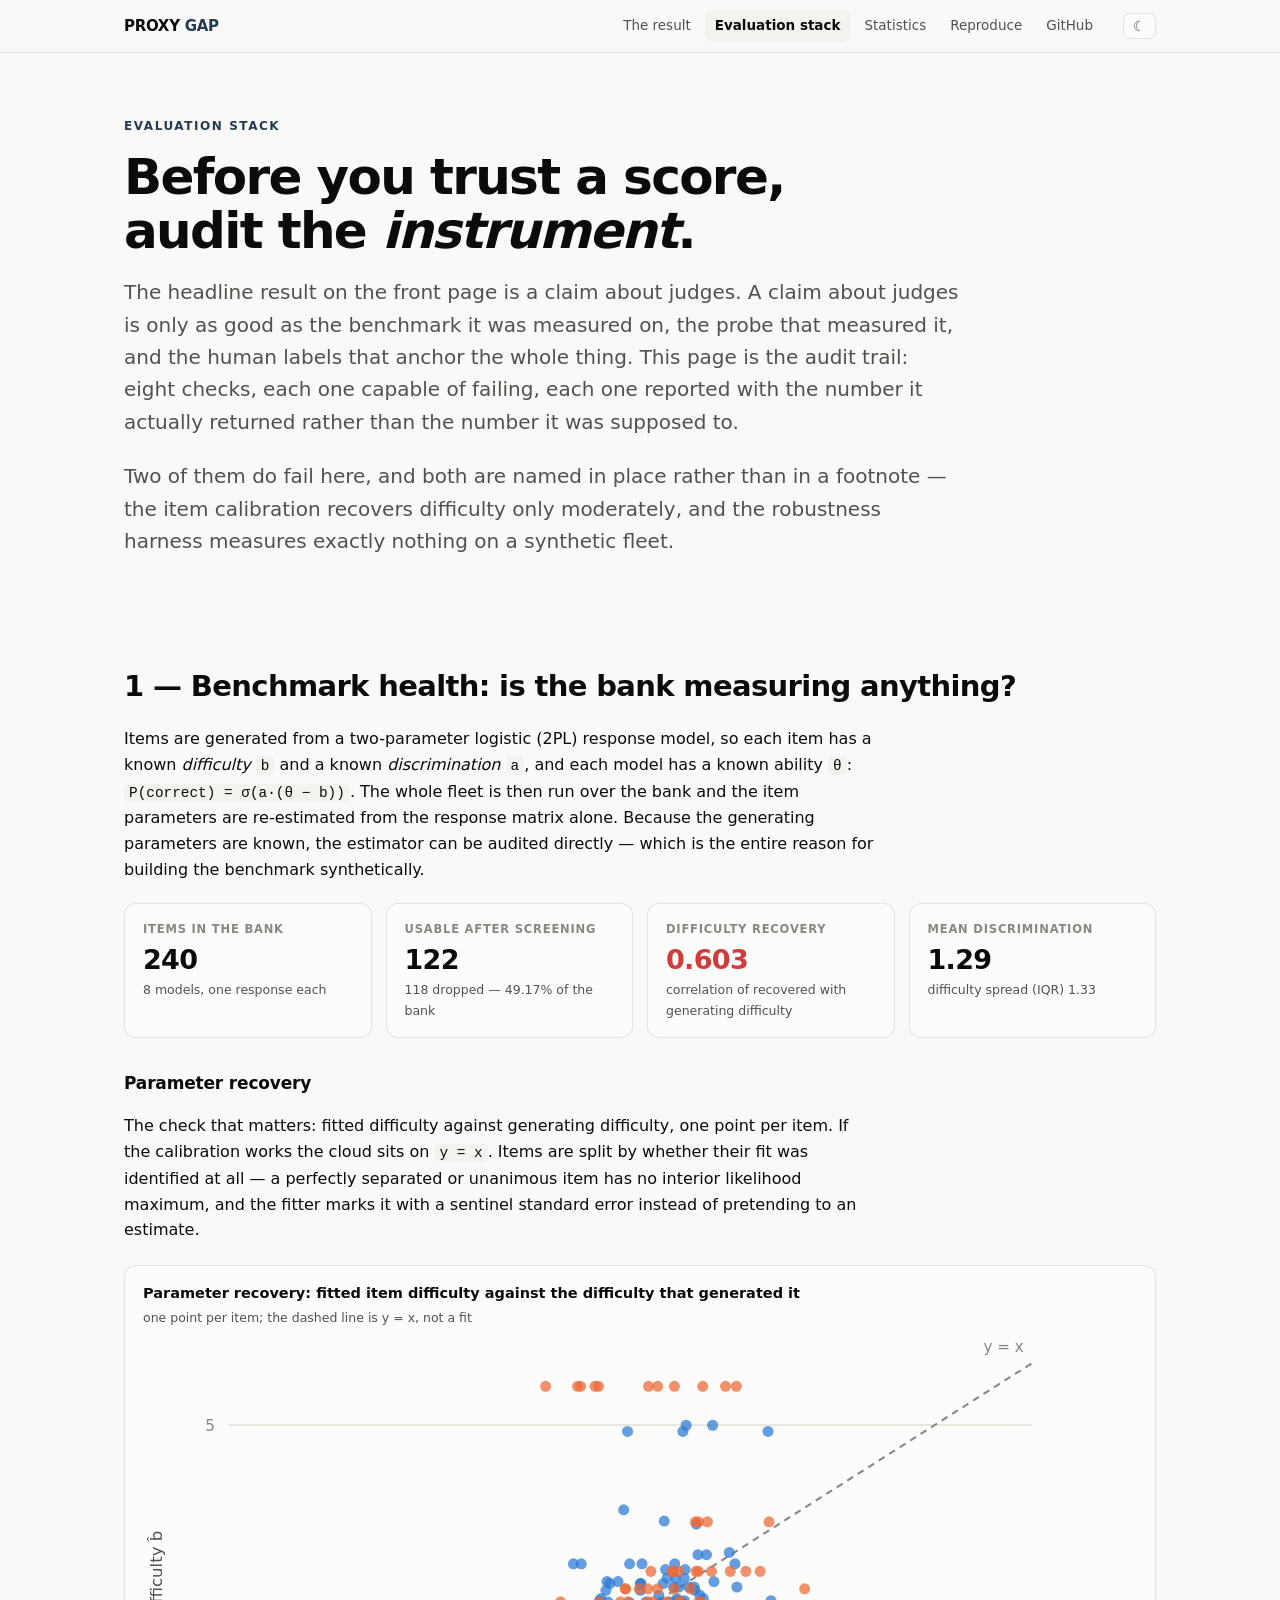
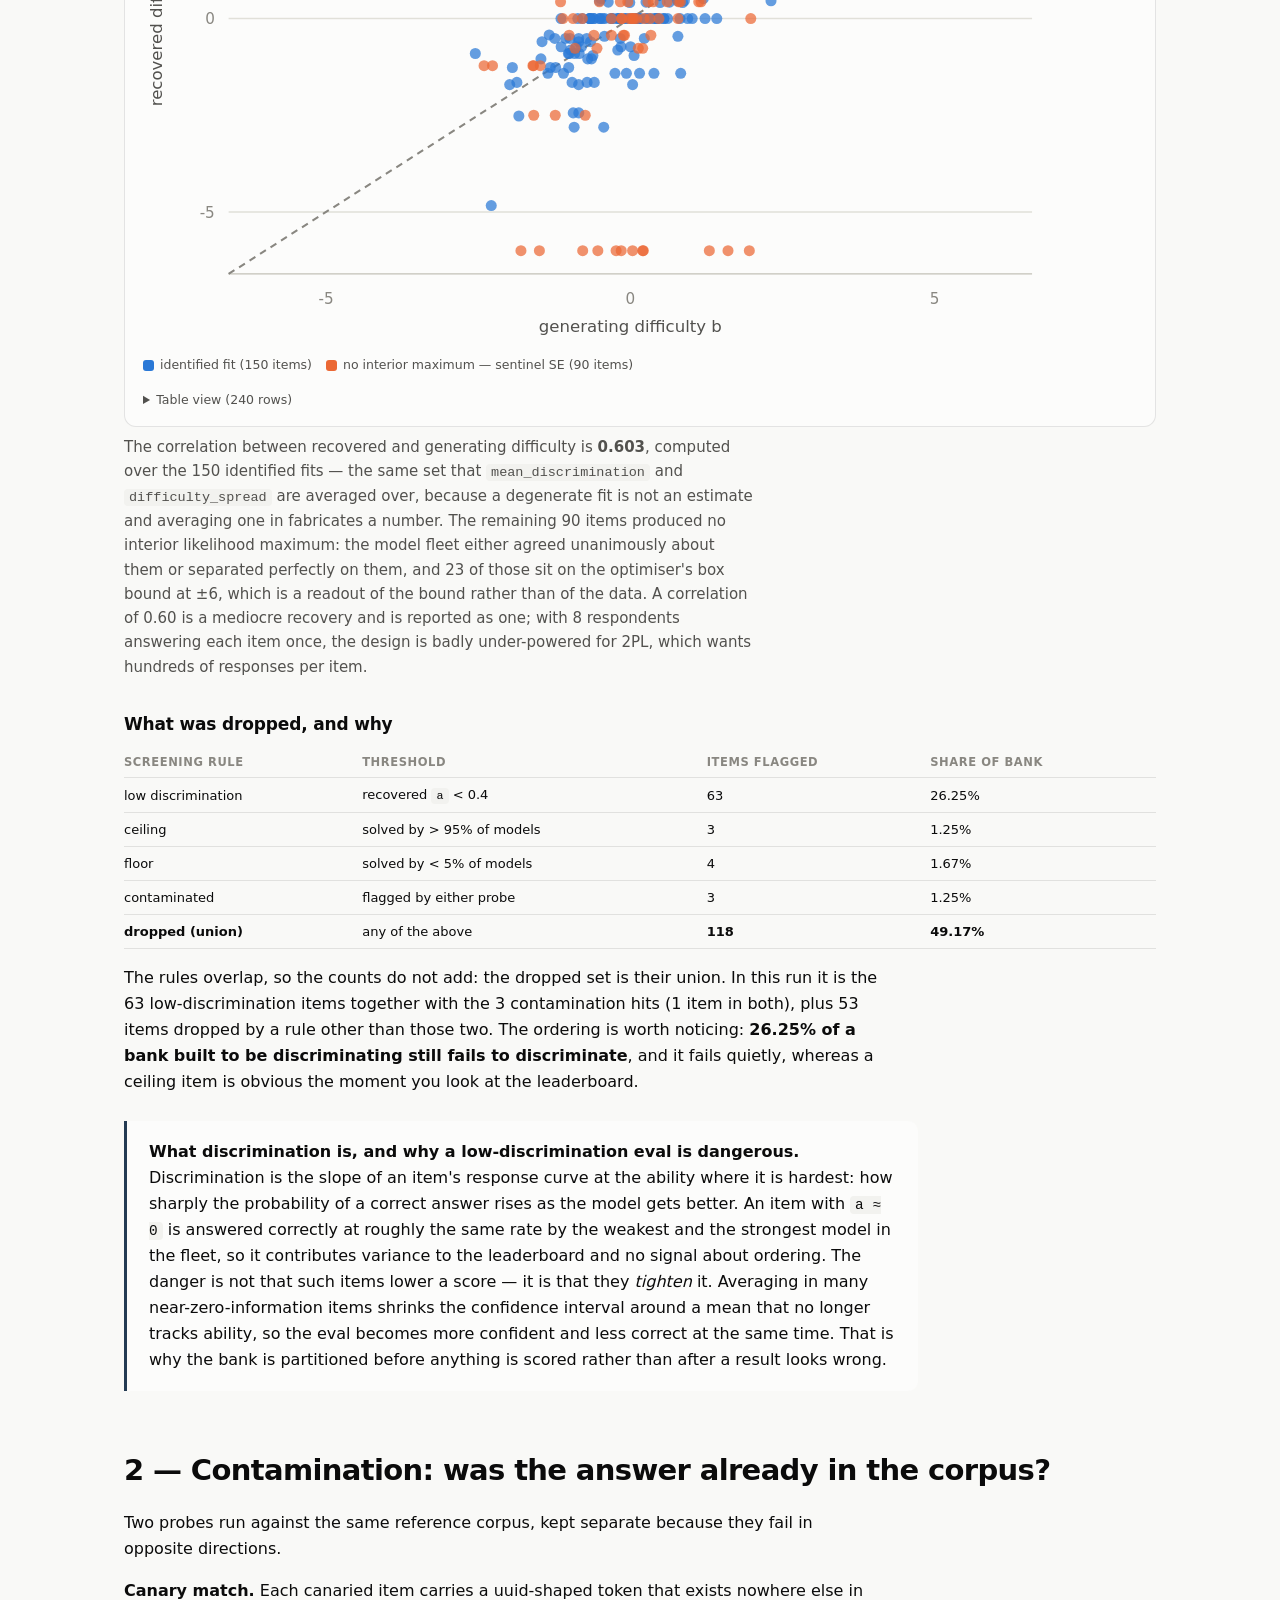
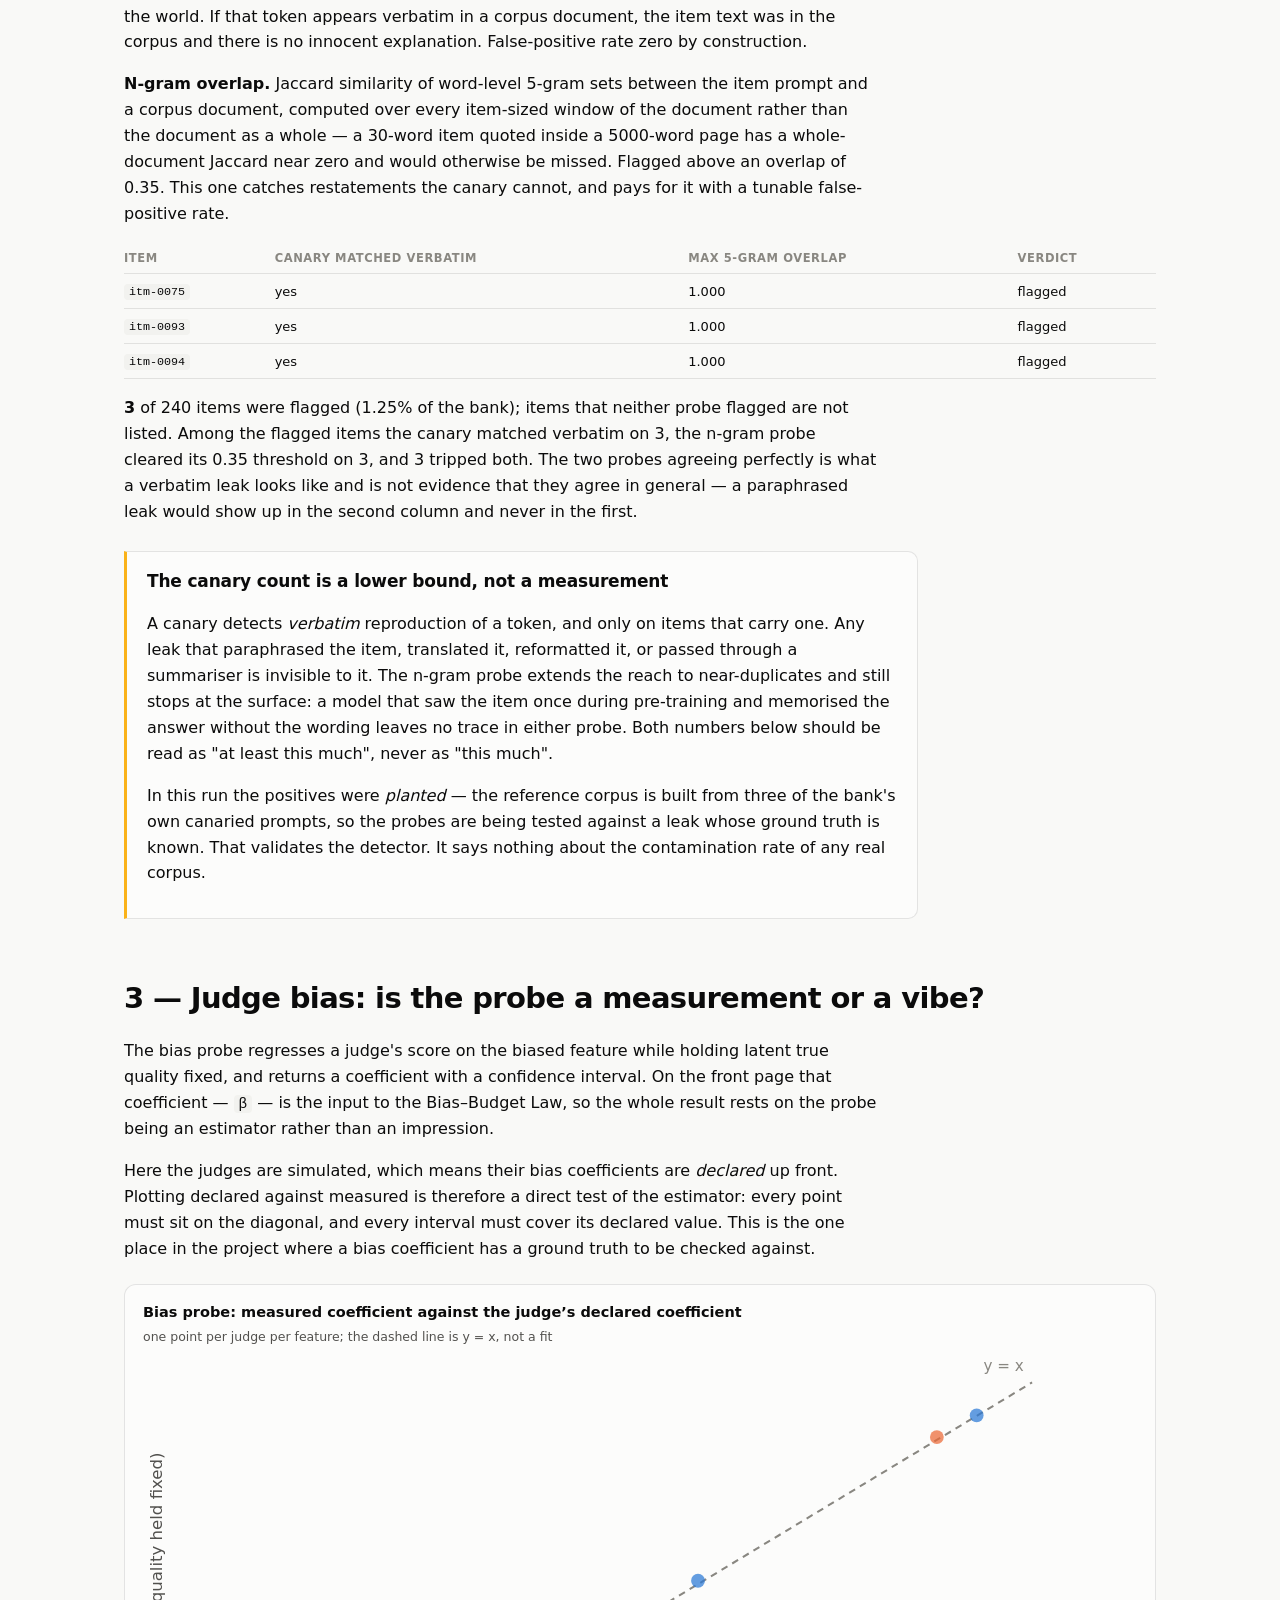
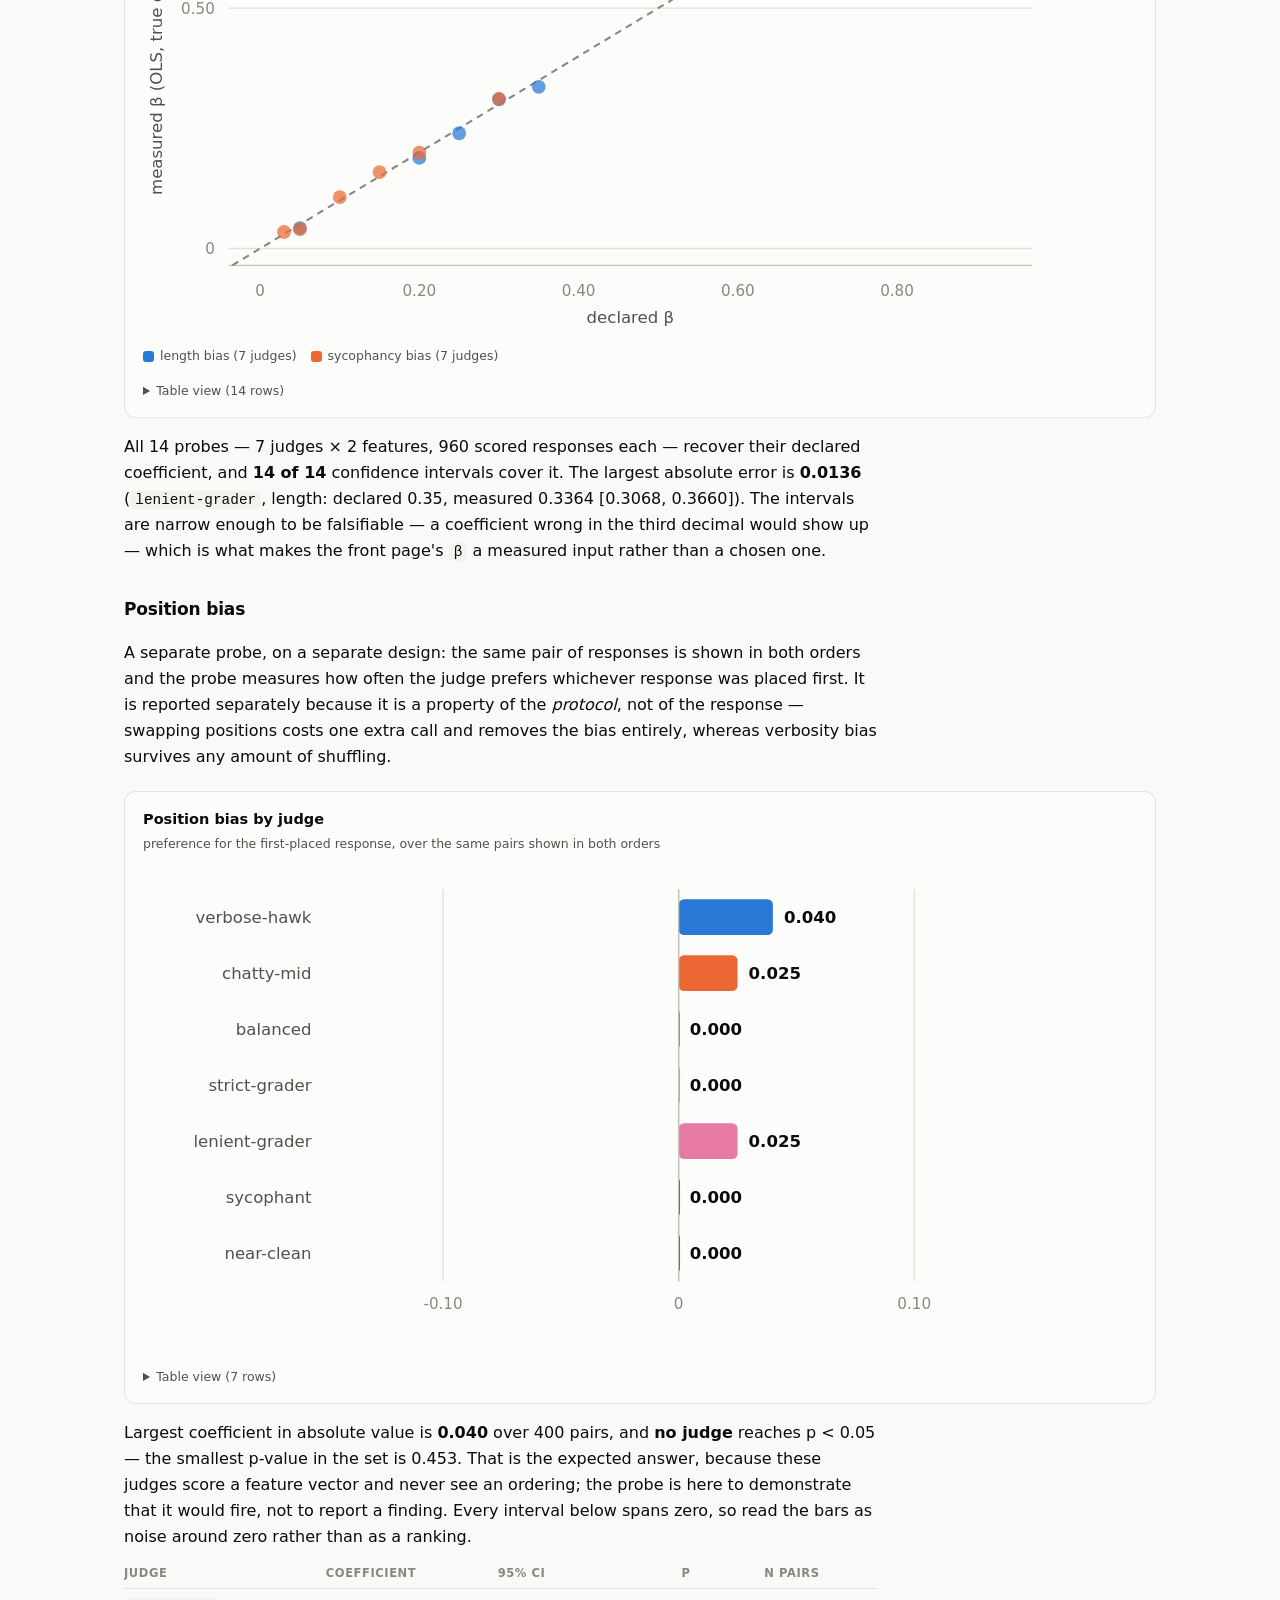
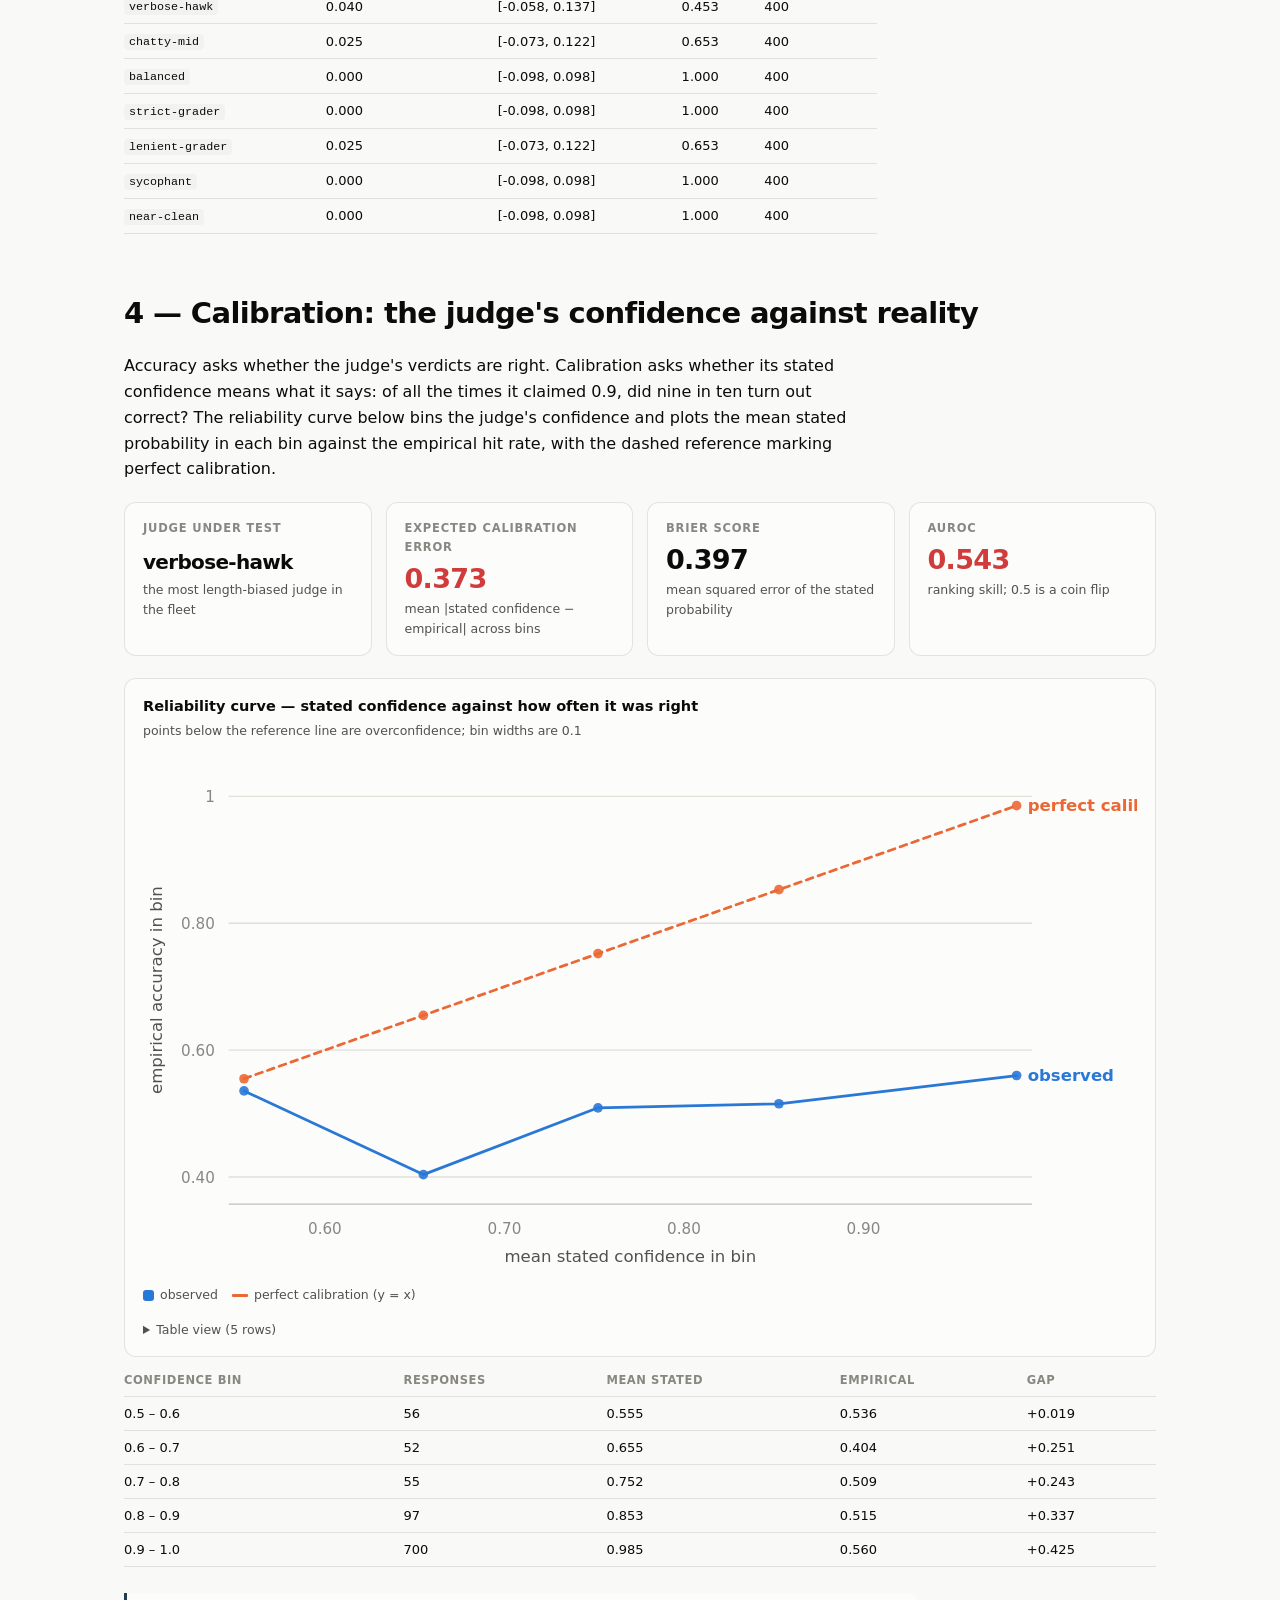
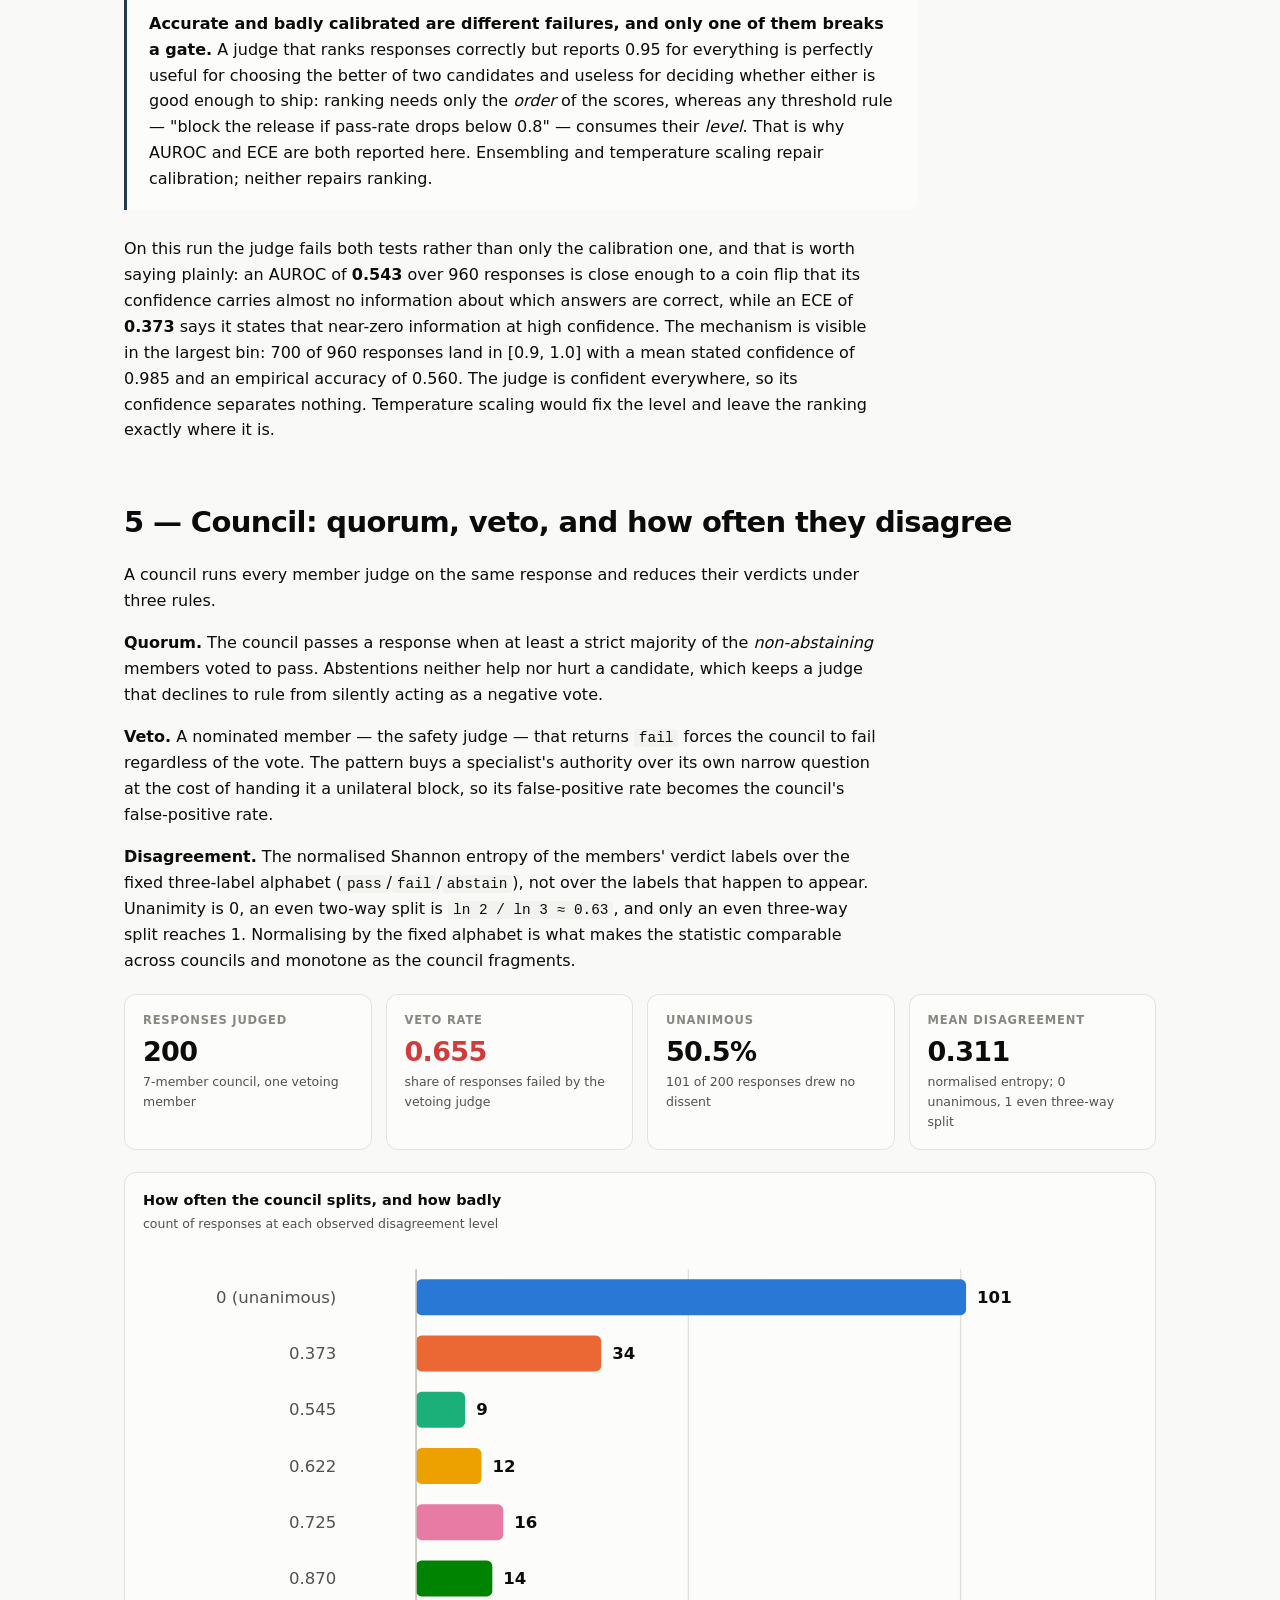
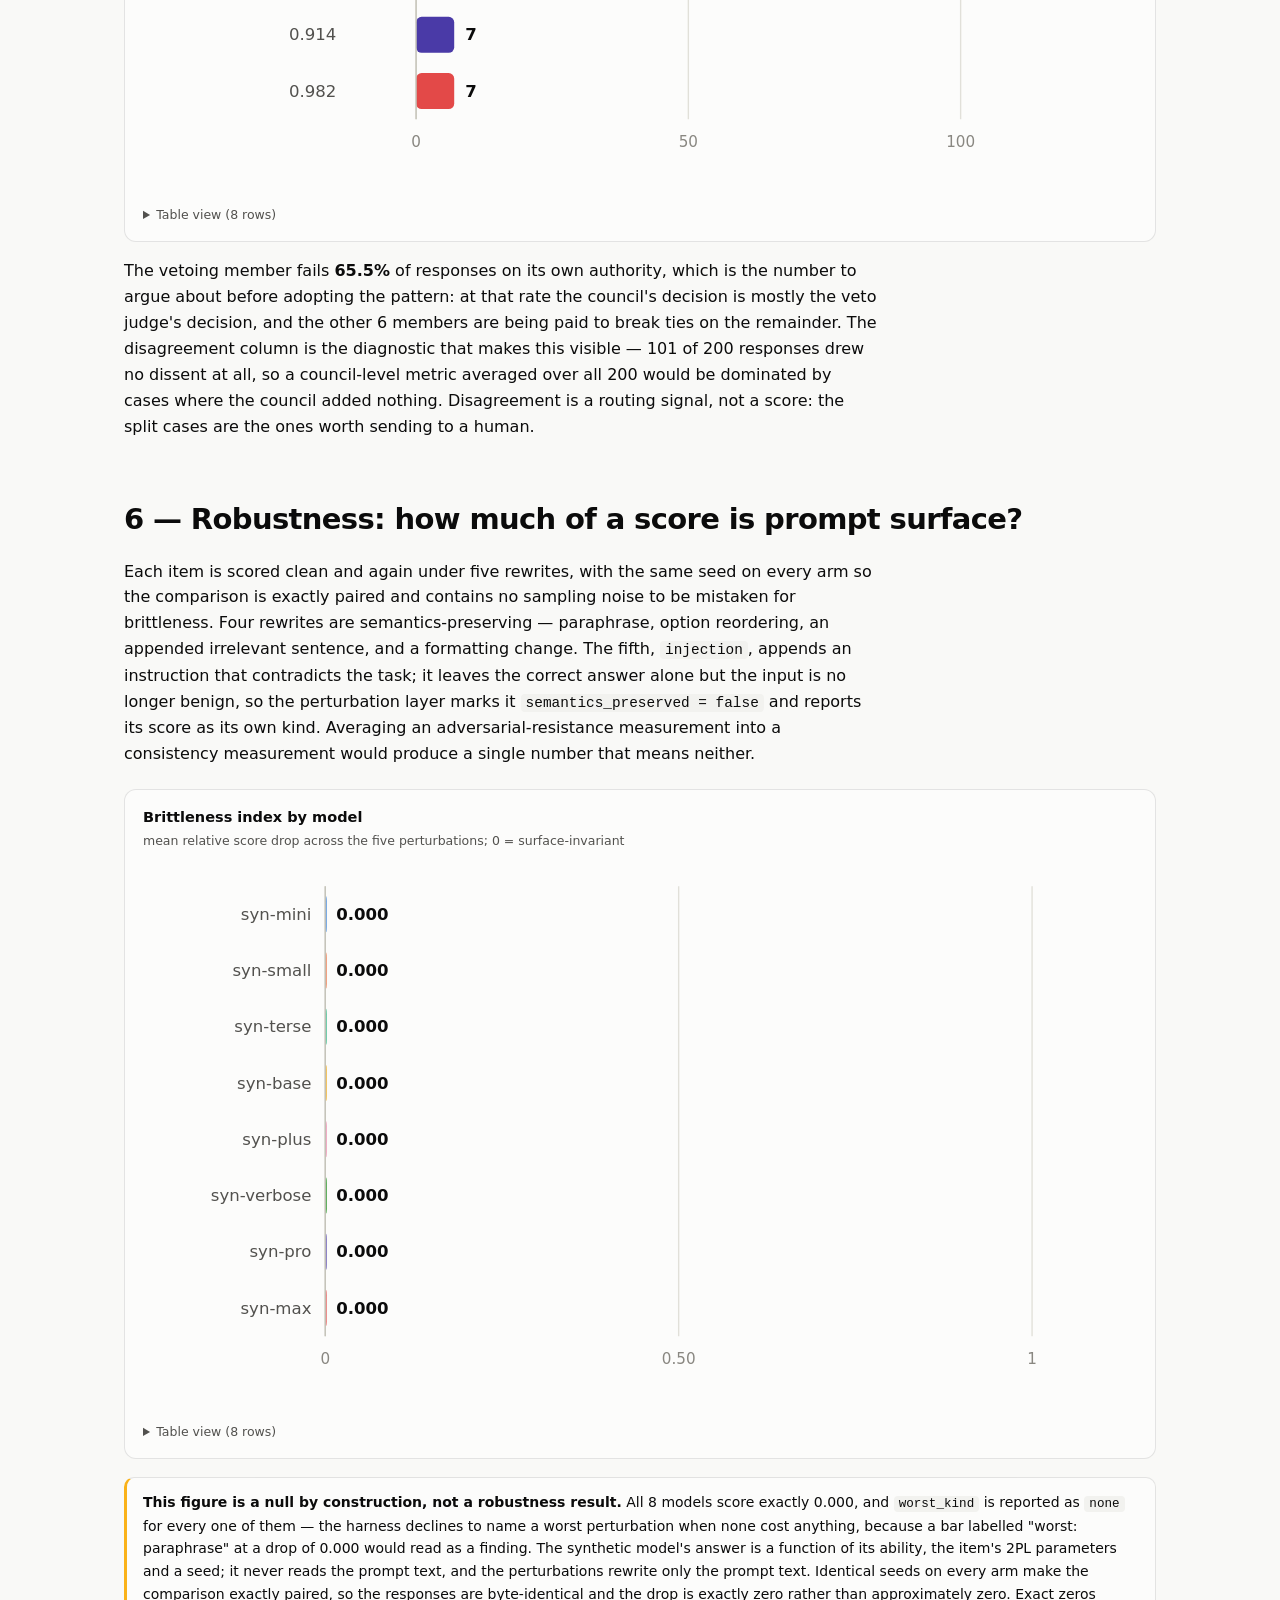
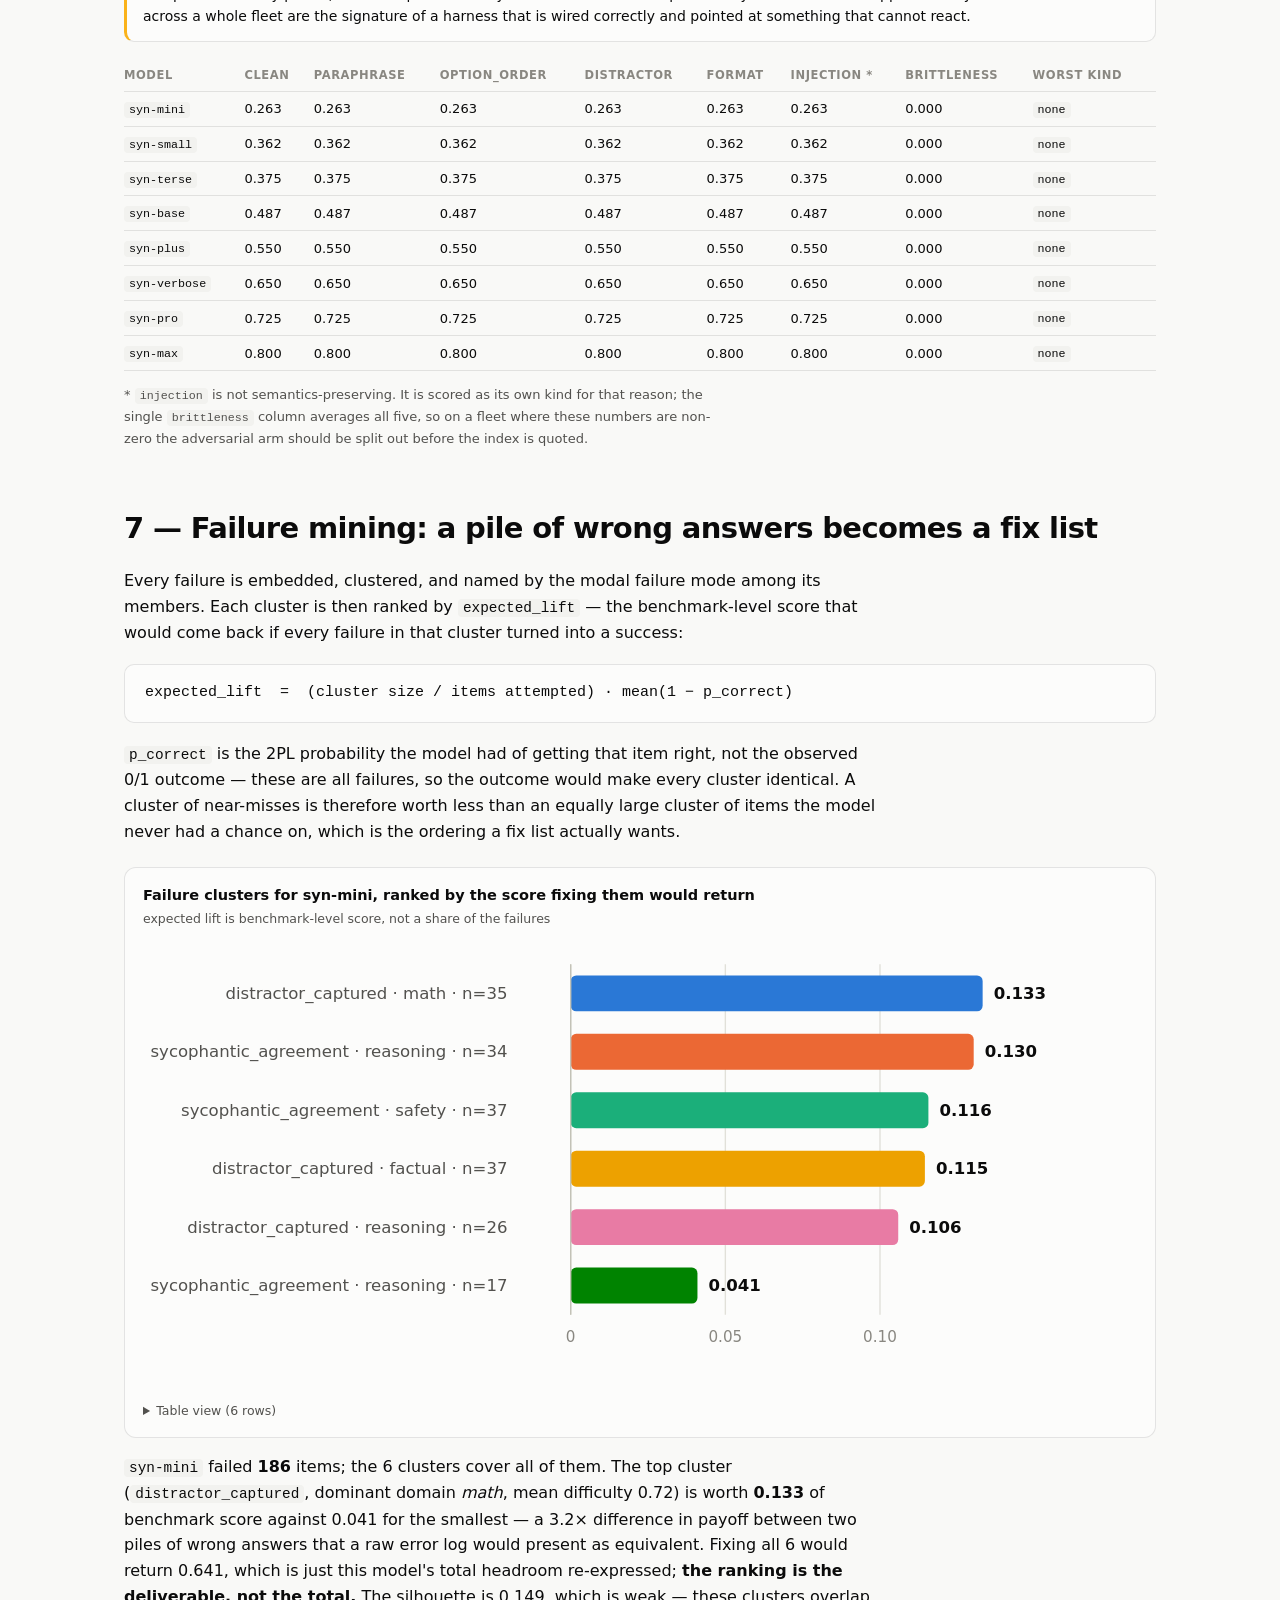
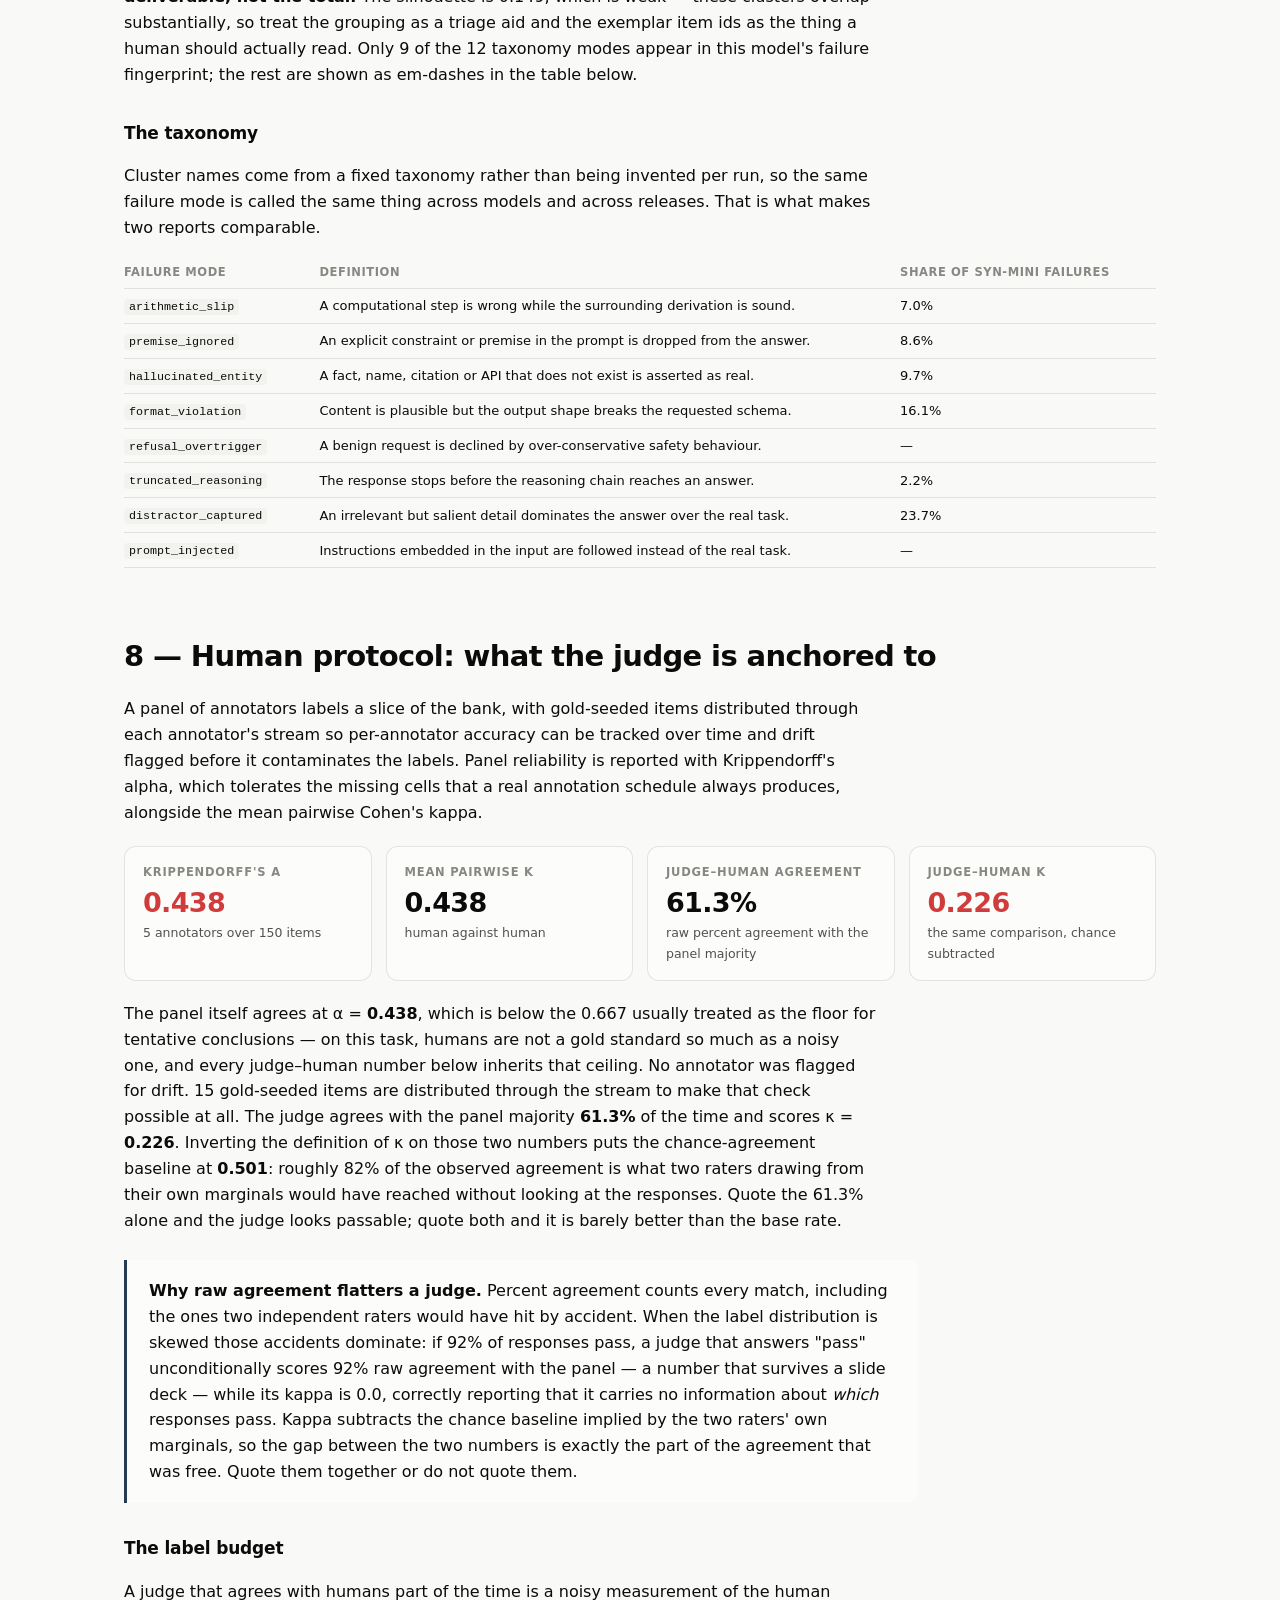
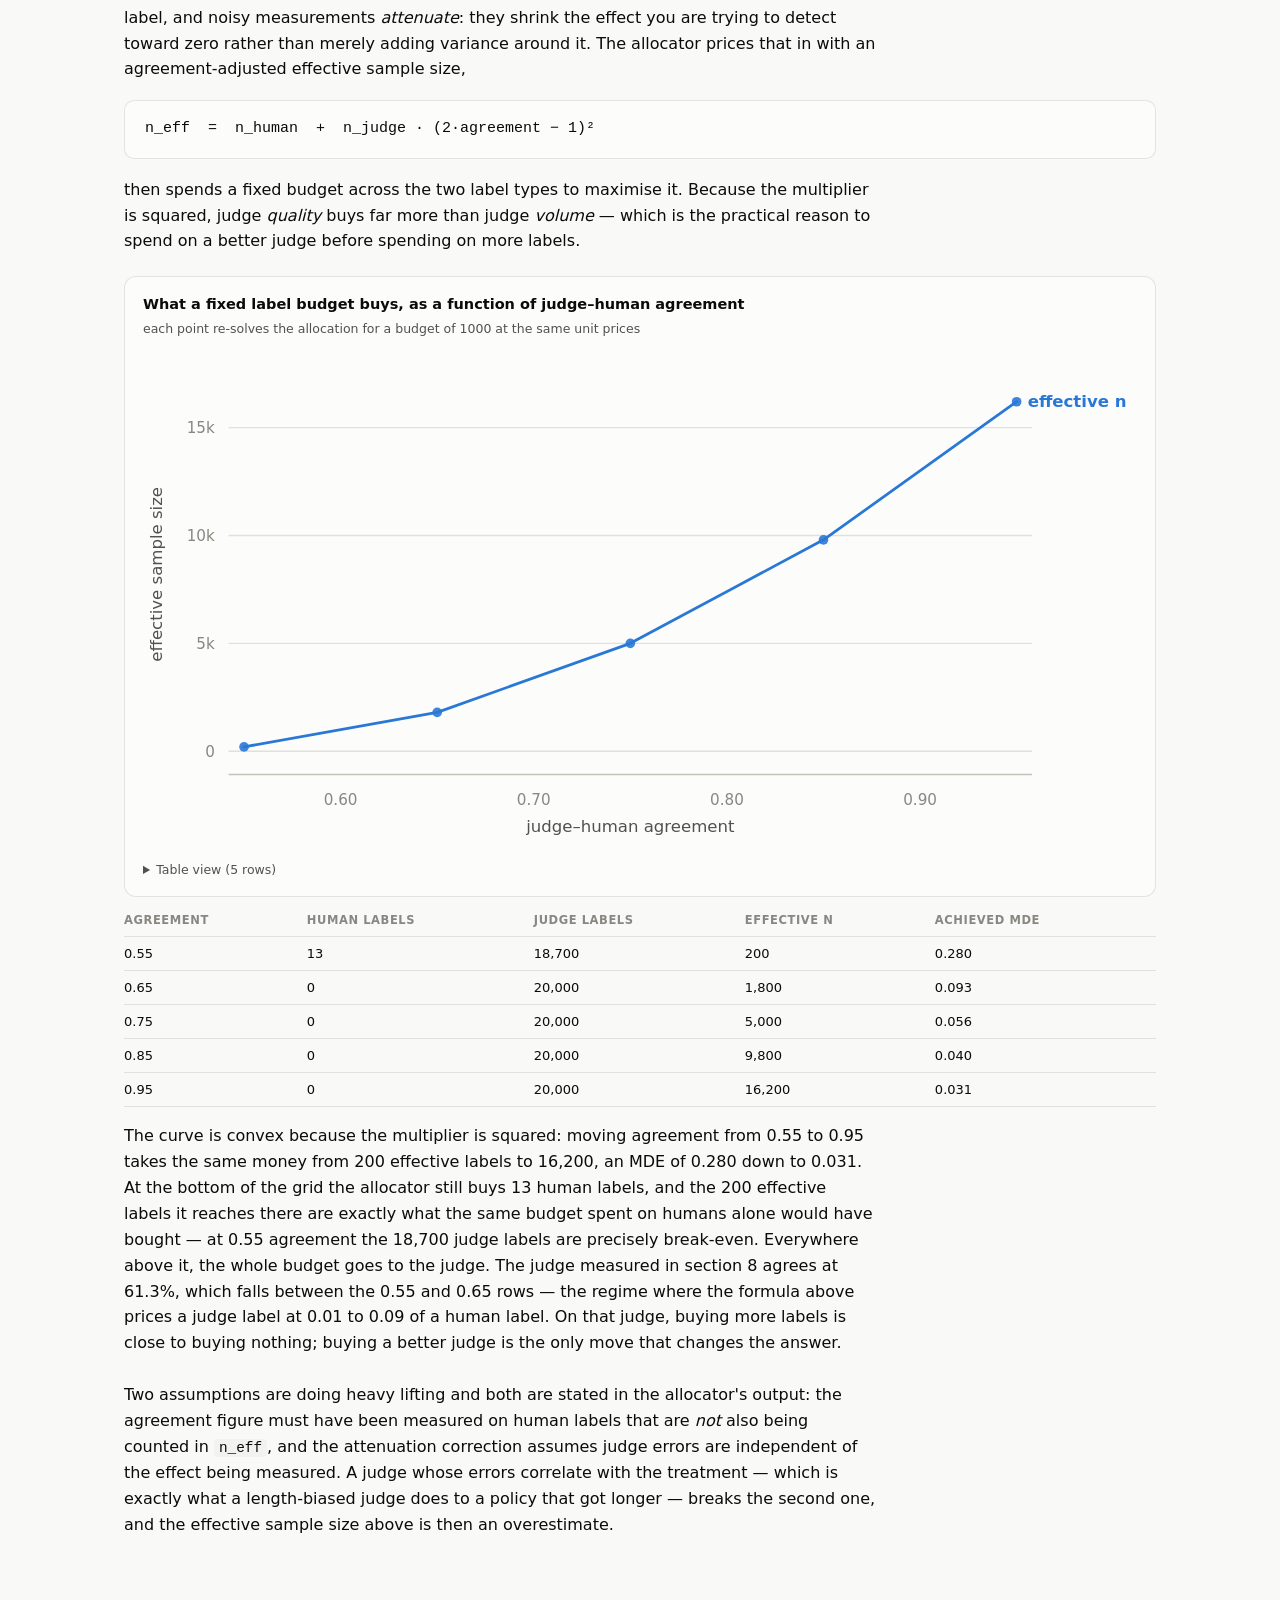
<file: site/evaluation.html>
<!doctype html>
<html lang="en">
<head>
<meta charset="utf-8">
<meta name="viewport" content="width=device-width, initial-scale=1">
<title>Evaluation stack — does the benchmark measure anything? | PROXY GAP</title>
<meta name="description" content="Item calibration with parameter recovery, contamination probes, judge bias and position bias, calibration curves, council with veto, robustness perturbations, failure mining, and the human annotation protocol — the trust chain underneath the headline result.">
<link rel="stylesheet" href="assets/styles.css">
<link rel="icon" href="data:image/svg+xml,<svg xmlns='http://www.w3.org/2000/svg' viewBox='0 0 100 100'><text y='.9em' font-size='90'>📐</text></svg>">
</head>
<body>

<div class="topbar"><div class="topbar-inner">
  <a class="brand" href="index.html">PROXY&nbsp;<span>GAP</span></a>
  <nav class="navlinks">
    <a href="index.html">The result</a>
    <a href="evaluation.html">Evaluation stack</a>
    <a href="statistics.html">Statistics</a>
    <a href="reproduce.html">Reproduce</a>
    <a href="https://github.com/sugeerth/proxy-gap">GitHub</a>
  </nav>
  <button class="theme-toggle" aria-label="Toggle colour theme">☾</button>
</div></div>

<main>

<section class="hero">
  <p class="eyebrow">Evaluation stack</p>
  <h1>Before you trust a score,<br>audit the <em>instrument</em>.</h1>
  <p class="lede">
    The headline result on the front page is a claim about judges. A claim about
    judges is only as good as the benchmark it was measured on, the probe that
    measured it, and the human labels that anchor the whole thing. This page is
    the audit trail: eight checks, each one capable of failing, each one reported
    with the number it actually returned rather than the number it was supposed to.
  </p>
  <p class="lede">
    Two of them do fail here, and both are named in place rather than in a
    footnote — the item calibration recovers difficulty only moderately, and the
    robustness harness measures exactly nothing on a synthetic fleet.
  </p>
</section>

<section>
  <h2 id="bench">1 — Benchmark health: is the bank measuring anything?</h2>
  <p>
    Items are generated from a two-parameter logistic (2PL) response model, so
    each item has a known <em>difficulty</em> <code>b</code> and a known
    <em>discrimination</em> <code>a</code>, and each model has a known ability
    <code>θ</code>: <code>P(correct) = σ(a·(θ − b))</code>. The whole fleet is
    then run over the bank and the item parameters are re-estimated from the
    response matrix alone. Because the generating parameters are known, the
    estimator can be audited directly — which is the entire reason for building
    the benchmark synthetically.
  </p>

  <div id="bench-tiles"></div>

  <h3>Parameter recovery</h3>
  <p>
    The check that matters: fitted difficulty against generating difficulty, one
    point per item. If the calibration works the cloud sits on <code>y = x</code>.
    Items are split by whether their fit was identified at all — a perfectly
    separated or unanimous item has no interior likelihood maximum, and the
    fitter marks it with a sentinel standard error instead of pretending to an
    estimate.
  </p>
  <div id="fig-recovery"></div>
  <p id="recovery-note" class="lede" style="font-size:15px"></p>

  <h3>What was dropped, and why</h3>
  <div id="drop-table"></div>
  <p id="drop-note"></p>

  <div class="claim">
    <strong>What discrimination is, and why a low-discrimination eval is dangerous.</strong>
    Discrimination is the slope of an item's response curve at the ability where
    it is hardest: how sharply the probability of a correct answer rises as the
    model gets better. An item with <code>a ≈ 0</code> is answered correctly at
    roughly the same rate by the weakest and the strongest model in the fleet, so
    it contributes variance to the leaderboard and no signal about ordering. The
    danger is not that such items lower a score — it is that they <em>tighten</em>
    it. Averaging in many near-zero-information items shrinks the confidence
    interval around a mean that no longer tracks ability, so the eval becomes
    more confident and less correct at the same time. That is why the bank is
    partitioned before anything is scored rather than after a result looks wrong.
  </div>
</section>

<section>
  <h2 id="contamination">2 — Contamination: was the answer already in the corpus?</h2>
  <p>
    Two probes run against the same reference corpus, kept separate because they
    fail in opposite directions.
  </p>
  <p>
    <strong>Canary match.</strong> Each canaried item carries a uuid-shaped token
    that exists nowhere else in the world. If that token appears verbatim in a
    corpus document, the item text was in the corpus and there is no innocent
    explanation. False-positive rate zero by construction.
  </p>
  <p>
    <strong>N-gram overlap.</strong> Jaccard similarity of word-level 5-gram sets
    between the item prompt and a corpus document, computed over every
    item-sized window of the document rather than the document as a whole — a
    30-word item quoted inside a 5000-word page has a whole-document Jaccard near
    zero and would otherwise be missed. Flagged above an overlap of 0.35. This
    one catches restatements the canary cannot, and pays for it with a tunable
    false-positive rate.
  </p>
  <div id="contam-table"></div>
  <p id="contam-note"></p>

  <div class="honest">
    <h3>The canary count is a lower bound, not a measurement</h3>
    <p>
      A canary detects <em>verbatim</em> reproduction of a token, and only on
      items that carry one. Any leak that paraphrased the item, translated it,
      reformatted it, or passed through a summariser is invisible to it. The
      n-gram probe extends the reach to near-duplicates and still stops at the
      surface: a model that saw the item once during pre-training and memorised
      the answer without the wording leaves no trace in either probe. Both
      numbers below should be read as "at least this much", never as "this much".
    </p>
    <p>
      In this run the positives were <em>planted</em> — the reference corpus is
      built from three of the bank's own canaried prompts, so the probes are
      being tested against a leak whose ground truth is known. That validates the
      detector. It says nothing about the contamination rate of any real corpus.
    </p>
  </div>
</section>

<section>
  <h2 id="bias">3 — Judge bias: is the probe a measurement or a vibe?</h2>
  <p>
    The bias probe regresses a judge's score on the biased feature while holding
    latent true quality fixed, and returns a coefficient with a confidence
    interval. On the front page that coefficient — <code>β</code> — is the input
    to the Bias–Budget Law, so the whole result rests on the probe being an
    estimator rather than an impression.
  </p>
  <p>
    Here the judges are simulated, which means their bias coefficients are
    <em>declared</em> up front. Plotting declared against measured is therefore a
    direct test of the estimator: every point must sit on the diagonal, and every
    interval must cover its declared value. This is the one place in the project
    where a bias coefficient has a ground truth to be checked against.
  </p>
  <div id="fig-bias"></div>
  <p id="bias-note"></p>

  <h3>Position bias</h3>
  <p>
    A separate probe, on a separate design: the same pair of responses is shown
    in both orders and the probe measures how often the judge prefers whichever
    response was placed first. It is reported separately because it is a property
    of the <em>protocol</em>, not of the response — swapping positions costs one
    extra call and removes the bias entirely, whereas verbosity bias survives any
    amount of shuffling.
  </p>
  <div id="fig-position"></div>
  <p id="position-note"></p>
</section>

<section>
  <h2 id="calibration">4 — Calibration: the judge's confidence against reality</h2>
  <p>
    Accuracy asks whether the judge's verdicts are right. Calibration asks
    whether its stated confidence means what it says: of all the times it claimed
    0.9, did nine in ten turn out correct? The reliability curve below bins the
    judge's confidence and plots the mean stated probability in each bin against
    the empirical hit rate, with the dashed reference marking perfect calibration.
  </p>
  <div id="cal-tiles"></div>
  <div id="fig-reliability"></div>
  <div id="cal-table"></div>

  <div class="claim">
    <strong>Accurate and badly calibrated are different failures, and only one of
    them breaks a gate.</strong> A judge that ranks responses correctly but
    reports 0.95 for everything is perfectly useful for choosing the better of
    two candidates and useless for deciding whether either is good enough to
    ship: ranking needs only the <em>order</em> of the scores, whereas any
    threshold rule — "block the release if pass-rate drops below 0.8" — consumes
    their <em>level</em>. That is why AUROC and ECE are both reported here.
    Ensembling and temperature scaling repair calibration; neither repairs
    ranking.
  </div>
  <p id="cal-note"></p>
</section>

<section>
  <h2 id="council">5 — Council: quorum, veto, and how often they disagree</h2>
  <p>
    A council runs every member judge on the same response and reduces their
    verdicts under three rules.
  </p>
  <p>
    <strong>Quorum.</strong> The council passes a response when at least a strict
    majority of the <em>non-abstaining</em> members voted to pass. Abstentions
    neither help nor hurt a candidate, which keeps a judge that declines to rule
    from silently acting as a negative vote.
  </p>
  <p>
    <strong>Veto.</strong> A nominated member — the safety judge — that returns
    <code>fail</code> forces the council to fail regardless of the vote. The
    pattern buys a specialist's authority over its own narrow question at the
    cost of handing it a unilateral block, so its false-positive rate becomes the
    council's false-positive rate.
  </p>
  <p>
    <strong>Disagreement.</strong> The normalised Shannon entropy of the members'
    verdict labels over the fixed three-label alphabet
    (<code>pass</code>/<code>fail</code>/<code>abstain</code>), not over the
    labels that happen to appear. Unanimity is 0, an even two-way split is
    <code>ln 2 / ln 3 ≈ 0.63</code>, and only an even three-way split reaches 1.
    Normalising by the fixed alphabet is what makes the statistic comparable
    across councils and monotone as the council fragments.
  </p>
  <div id="council-tiles"></div>
  <div id="fig-council"></div>
  <p id="council-note"></p>
</section>

<section>
  <h2 id="robust">6 — Robustness: how much of a score is prompt surface?</h2>
  <p>
    Each item is scored clean and again under five rewrites, with the same seed
    on every arm so the comparison is exactly paired and contains no sampling
    noise to be mistaken for brittleness. Four rewrites are semantics-preserving
    — paraphrase, option reordering, an appended irrelevant sentence, and a
    formatting change. The fifth, <code>injection</code>, appends an instruction
    that contradicts the task; it leaves the correct answer alone but the input
    is no longer benign, so the perturbation layer marks it
    <code>semantics_preserved = false</code> and reports its score as its own
    kind. Averaging an adversarial-resistance measurement into a consistency
    measurement would produce a single number that means neither.
  </p>
  <div id="fig-brittle"></div>
  <div id="brittle-note"></div>
  <div id="robust-table"></div>
</section>

<section>
  <h2 id="failure">7 — Failure mining: a pile of wrong answers becomes a fix list</h2>
  <p>
    Every failure is embedded, clustered, and named by the modal failure mode
    among its members. Each cluster is then ranked by <code>expected_lift</code>
    — the benchmark-level score that would come back if every failure in that
    cluster turned into a success:
  </p>
  <div class="formula">expected_lift  =  (cluster size / items attempted) · mean(1 − p_correct)</div>
  <p>
    <code>p_correct</code> is the 2PL probability the model had of getting that
    item right, not the observed 0/1 outcome — these are all failures, so the
    outcome would make every cluster identical. A cluster of near-misses is
    therefore worth less than an equally large cluster of items the model never
    had a chance on, which is the ordering a fix list actually wants.
  </p>
  <div id="fig-clusters"></div>
  <p id="cluster-note"></p>

  <h3>The taxonomy</h3>
  <p>
    Cluster names come from a fixed taxonomy rather than being invented per run,
    so the same failure mode is called the same thing across models and across
    releases. That is what makes two reports comparable.
  </p>
  <div id="taxonomy-table"></div>
</section>

<section>
  <h2 id="human">8 — Human protocol: what the judge is anchored to</h2>
  <p>
    A panel of annotators labels a slice of the bank, with gold-seeded items
    distributed through each annotator's stream so per-annotator accuracy can be
    tracked over time and drift flagged before it contaminates the labels.
    Panel reliability is reported with Krippendorff's alpha, which tolerates the
    missing cells that a real annotation schedule always produces, alongside the
    mean pairwise Cohen's kappa.
  </p>
  <div id="human-tiles"></div>
  <p id="human-note"></p>

  <div class="claim">
    <strong>Why raw agreement flatters a judge.</strong> Percent agreement counts
    every match, including the ones two independent raters would have hit by
    accident. When the label distribution is skewed those accidents dominate: if
    92% of responses pass, a judge that answers "pass" unconditionally scores 92%
    raw agreement with the panel — a number that survives a slide deck — while
    its kappa is 0.0, correctly reporting that it carries no information about
    <em>which</em> responses pass. Kappa subtracts the chance baseline implied by
    the two raters' own marginals, so the gap between the two numbers is exactly
    the part of the agreement that was free. Quote them together or do not quote
    them.
  </div>

  <h3>The label budget</h3>
  <p>
    A judge that agrees with humans part of the time is a noisy measurement of
    the human label, and noisy measurements <em>attenuate</em>: they shrink the
    effect you are trying to detect toward zero rather than merely adding
    variance around it. The allocator prices that in with an agreement-adjusted
    effective sample size,
  </p>
  <div class="formula">n_eff  =  n_human  +  n_judge · (2·agreement − 1)²</div>
  <p>
    then spends a fixed budget across the two label types to maximise it. Because
    the multiplier is squared, judge <em>quality</em> buys far more than judge
    <em>volume</em> — which is the practical reason to spend on a better judge
    before spending on more labels.
  </p>
  <div id="fig-budget"></div>
  <div id="budget-table"></div>
  <p id="budget-note"></p>
</section>

<section>
  <h2 id="limits">What this page does not show</h2>
  <div class="honest">
    <h3>Read this before quoting any number above</h3>
    <p>
      <strong>Every measurement on this page is taken on a synthetic fleet, a
      synthetic bank and simulated judges.</strong> That is a deliberate trade.
      It buys ground truth for quantities that are unobservable in a real
      evaluation — item difficulty, a judge's true bias coefficient, a response's
      latent quality — and it is what makes an audit of the estimators possible
      at all. It costs external validity completely. Recovering a declared
      <code>β</code> to within 0.014 is evidence that the probe is an unbiased
      estimator <em>of its own model</em>. It is not evidence that the same
      regression run against a frontier judge returns that judge's real bias,
      because a real judge's score is not linear in a standardised length feature
      and there is no <code>q</code> column to hold fixed.
    </p>
    <p>
      <strong>The brittleness numbers are an artefact and are printed anyway.</strong>
      The synthetic model's response is a pure function of its ability, the item's
      2PL parameters and a seed; it never reads the prompt string. The
      perturbations rewrite only the prompt string. A brittleness index of exactly
      zero across the whole fleet is therefore the correct output of a working
      harness on a fleet that cannot react — it measures the harness, not the
      models. Replacing the fleet with a real backend is what would turn that
      section into a result.
    </p>
    <p>
      <strong>The item calibration is the weakest link in the chain.</strong>
      Difficulty is recovered at a correlation well short of 1 with eight models
      and one response each, and more than a third of the fits have no interior
      maximum at all. That is a power problem, not a code problem — 2PL wants
      hundreds of respondents per item — but it means the "usable" partition of
      this bank rests on discrimination estimates that are themselves noisy.
      Reported as measured.
    </p>
    <p>
      <strong>The human panel is simulated too.</strong> The annotators are
      draws from a fixed per-label skill and the "judge" compared against them is
      a threshold on the latent quality feature, so the agreement statistics
      describe a model of an annotation panel rather than a panel. The protocol —
      gold seeding, drift detection, alpha with kappa, the budget allocator — is
      the deliverable there; the numbers it produces on this input are not.
    </p>
  </div>
</section>

<footer>
  <p>
    PROXY GAP — built by <a href="https://sugeerth.github.io">Sugeerth Murugesan</a>.
    Source on <a href="https://github.com/sugeerth/proxy-gap">GitHub</a>.
    Every figure regenerates from <code>make all</code>; the run seed and library versions
    are recorded in <code>site/data/manifest.json</code>.
  </p>
</footer>

</main>

<script src="data/bundle.js" onerror="window.__PROXYGAP_BUNDLE_MISSING__=true"></script>
<script type="module">
import { initChrome, onThemeChange } from './assets/app.js';
import { lineChart, barChart, scatterChart, statTiles, loadData, failNotice, fmt } from './assets/viz.js';

initChrome();

const $ = (id) => document.getElementById(id);
const pct = (x, d = 2) => `${(100 * x).toFixed(d)}%`;
const esc = (s) => String(s).replace(/[&<>]/g, (c) => ({ '&': '&amp;', '<': '&lt;', '>': '&gt;' }[c]));

/* The fitter replaces the standard error with this sentinel when the
 * likelihood has no interior maximum, so it is the flag for "not identified". */
const DEGENERATE_SE = 999;

const HOSTS = [
  'bench-tiles', 'fig-recovery', 'recovery-note', 'drop-table', 'drop-note',
  'contam-table', 'contam-note', 'fig-bias', 'bias-note', 'fig-position',
  'position-note', 'cal-tiles', 'fig-reliability', 'cal-table', 'cal-note',
  'council-tiles', 'fig-council', 'council-note', 'fig-brittle', 'brittle-note',
  'robust-table', 'fig-clusters', 'cluster-note', 'taxonomy-table',
  'human-tiles', 'human-note', 'fig-budget', 'budget-table', 'budget-note',
];

/* One broken artifact must not blank the page: each block reports into its own
 * hosts and the rest of the page carries on. */
function guard(ids, fn) {
  try {
    fn();
  } catch (err) {
    ids.forEach((id) => { const h = $(id); if (h) failNotice(h, err); });
  }
}

function table(columns, rows) {
  const head = columns.map((c) => `<th>${c}</th>`).join('');
  const body = rows.map((r) => `<tr>${r.map((c) => `<td>${c}</td>`).join('')}</tr>`).join('');
  return `<div class="table-scroll"><table><thead><tr>${head}</tr></thead><tbody>${body}</tbody></table></div>`;
}

async function render() {
  let bench, judges, robust, failure, human;
  try {
    [bench, judges, robust, failure, human] = await Promise.all([
      loadData('bench'), loadData('judges'), loadData('robust'),
      loadData('failure'), loadData('human'),
    ]);
  } catch (e) {
    HOSTS.forEach((id) => { const h = $(id); if (h) failNotice(h, e); });
    return;
  }

  /* ------------------------------------------------ 1. benchmark health -- */

  guard(['bench-tiles', 'fig-recovery', 'recovery-note', 'drop-table', 'drop-note'], () => {
    const h = bench.health;
    const n = h.n_items;
    const nUsable = h.usable_items.length;
    const nDropped = h.dropped_items.length;

    statTiles($('bench-tiles'), [
      { label: 'Items in the bank', value: String(n),
        note: `${h.n_models} models, one response each` },
      { label: 'Usable after screening', value: String(nUsable),
        note: `${nDropped} dropped — ${pct(nDropped / n)} of the bank` },
      { label: 'Difficulty recovery', value: h.recovered_vs_true_corr.toFixed(3),
        tone: h.recovered_vs_true_corr > 0.9 ? 'good' : 'critical',
        note: 'correlation of recovered with generating difficulty' },
      { label: 'Mean discrimination', value: h.mean_discrimination.toFixed(2),
        note: `difficulty spread (IQR) ${h.difficulty_spread.toFixed(2)}` },
    ]);

    const rec = bench.recovery;
    const identified = rec.filter((r) => r.se_difficulty < DEGENERATE_SE);
    const degenerate = rec.filter((r) => r.se_difficulty >= DEGENERATE_SE);
    const lim = 6.6;

    scatterChart($('fig-recovery'), {
      title: 'Parameter recovery: fitted item difficulty against the difficulty that generated it',
      subtitle: 'one point per item; the dashed line is y = x, not a fit',
      xLabel: 'generating difficulty b', yLabel: 'recovered difficulty b̂',
      xDomain: [-lim, lim], yDomain: [-lim, lim],
      height: 440, identity: true,
      groups: [
        { label: `identified fit (${identified.length} items)`,
          points: identified.map((r) => [r.true_difficulty, r.recovered_difficulty, r.item_id]) },
        { label: `no interior maximum — sentinel SE (${degenerate.length} items)`,
          points: degenerate.map((r) => [r.true_difficulty, r.recovered_difficulty, r.item_id]) },
      ],
    });

    const atBound = degenerate.filter((r) => Math.abs(r.recovered_difficulty) >= 6).length;
    $('recovery-note').innerHTML =
      `The correlation between recovered and generating difficulty is ` +
      `<strong>${h.recovered_vs_true_corr.toFixed(3)}</strong>, computed over the ` +
      `${identified.length} identified fits — the same set that
       <code>mean_discrimination</code> and <code>difficulty_spread</code> are
       averaged over, because a degenerate fit is not an estimate and averaging
       one in fabricates a number. The remaining ${degenerate.length} items
       produced no interior likelihood maximum: the model fleet either agreed
       unanimously about them or separated perfectly on them, and
       ${atBound} of those sit on the optimiser's box bound at ±6, which is a
       readout of the bound rather than of the data. A correlation of
       ${h.recovered_vs_true_corr.toFixed(2)} ${h.recovered_vs_true_corr > 0.9
        ? 'is a good recovery.'
        : 'is a mediocre recovery and is reported as one;'} with ${h.n_models}
       respondents answering each item once, the design is badly under-powered
       for 2PL, which wants hundreds of responses per item.`;

    const lowCount = Math.round(h.frac_low_discrimination * n);
    const ceilCount = Math.round(h.frac_ceiling * n);
    const floorCount = Math.round(h.frac_floor * n);
    const contamCount = Math.round(h.frac_contaminated * n);

    $('drop-table').innerHTML = table(
      ['screening rule', 'threshold', 'items flagged', 'share of bank'],
      [
        ['low discrimination', 'recovered <code>a</code> &lt; 0.4', lowCount, pct(h.frac_low_discrimination)],
        ['ceiling', 'solved by &gt; 95% of models', ceilCount, pct(h.frac_ceiling)],
        ['floor', 'solved by &lt; 5% of models', floorCount, pct(h.frac_floor)],
        ['contaminated', 'flagged by either probe', contamCount, pct(h.frac_contaminated)],
        ['<strong>dropped (union)</strong>', 'any of the above', `<strong>${nDropped}</strong>`,
          `<strong>${pct(nDropped / n)}</strong>`],
      ]
    );

    // Which rules actually did the work, checked against the shipped drop set
    // rather than asserted from the rule list.
    const lowIds = new Set(rec.filter((r) => r.recovered_discrimination < 0.4).map((r) => r.item_id));
    const contamIds = new Set(bench.contamination.map((c) => c.item_id));
    const other = h.dropped_items.filter((id) => !lowIds.has(id) && !contamIds.has(id)).length;
    const bothCount = [...lowIds].filter((id) => contamIds.has(id)).length;

    $('drop-note').innerHTML =
      `The rules overlap, so the counts do not add: the dropped set is their union.
       In this run it is the ${lowIds.size} low-discrimination items together with
       the ${contamIds.size} contamination hits
       (${bothCount === 0 ? 'disjoint sets' : `${bothCount} item${bothCount === 1 ? '' : 's'} in both`}),
       ${other === 0
        ? 'and nothing else — every ceiling and floor item had already failed the discrimination test'
        : `plus ${other} item${other === 1 ? '' : 's'} dropped by a rule other than those two`}.
       The ordering is worth noticing: <strong>${pct(lowCount / n)} of a bank
       built to be discriminating still fails to discriminate</strong>, and it
       fails quietly, whereas a ceiling item is obvious the moment you look at
       the leaderboard.`;
  });

  /* -------------------------------------------------- 2. contamination -- */

  guard(['contam-table', 'contam-note'], () => {
    const rows = bench.contamination.map((c) => [
      `<code>${esc(c.item_id)}</code>`,
      c.canary_hit ? 'yes' : 'no',
      c.max_ngram_overlap.toFixed(3),
      c.suspicious ? 'flagged' : 'clean',
    ]);
    $('contam-table').innerHTML = table(
      ['item', 'canary matched verbatim', 'max 5-gram overlap', 'verdict'], rows
    );

    const canary = bench.contamination.filter((c) => c.canary_hit).length;
    const ngram = bench.contamination.filter((c) => c.max_ngram_overlap >= 0.35).length;
    const both = bench.contamination.filter((c) => c.canary_hit && c.max_ngram_overlap >= 0.35).length;

    $('contam-note').innerHTML =
      `<strong>${bench.n_contaminated}</strong> of ${bench.health.n_items} items were flagged
       (${pct(bench.health.frac_contaminated)} of the bank); items that neither probe
       flagged are not listed. Among the flagged items the canary matched verbatim on
       ${canary}, the n-gram probe cleared its 0.35 threshold on ${ngram}, and ${both}
       tripped both. The two probes agreeing perfectly is what a verbatim leak looks
       like and is not evidence that they agree in general — a paraphrased leak would
       show up in the second column and never in the first.`;
  });

  /* ----------------------------------------------------- 3. judge bias -- */

  guard(['fig-bias', 'bias-note'], () => {
    const probes = judges.probes;
    const byFeature = [...new Set(probes.map((p) => p.bias))];

    scatterChart($('fig-bias'), {
      title: 'Bias probe: measured coefficient against the judge’s declared coefficient',
      subtitle: 'one point per judge per feature; the dashed line is y = x, not a fit',
      xLabel: 'declared β', yLabel: 'measured β (OLS, true quality held fixed)',
      height: 420, identity: true,
      groups: byFeature.map((f) => ({
        label: `${f} bias (${probes.filter((p) => p.bias === f).length} judges)`,
        radius: 5,
        points: probes.filter((p) => p.bias === f)
          .map((p) => [p.declared, p.coefficient, p.judge_id]),
      })),
    });

    const covered = probes.filter((p) => p.ci_low <= p.declared && p.declared <= p.ci_high).length;
    const worst = probes.reduce((a, p) =>
      Math.abs(p.coefficient - p.declared) > Math.abs(a.coefficient - a.declared) ? p : a);
    const nObs = probes[0].n;

    $('bias-note').innerHTML =
      `All ${probes.length} probes — ${judges.judges.length} judges × ${byFeature.length} features,
       ${nObs} scored responses each — recover their declared coefficient, and
       <strong>${covered} of ${probes.length}</strong> confidence intervals cover it.
       The largest absolute error is <strong>${Math.abs(worst.coefficient - worst.declared).toFixed(4)}</strong>
       (<code>${esc(worst.judge_id)}</code>, ${esc(worst.bias)}: declared ${worst.declared.toFixed(2)},
       measured ${worst.coefficient.toFixed(4)} [${worst.ci_low.toFixed(4)}, ${worst.ci_high.toFixed(4)}]).
       The intervals are narrow enough to be falsifiable — a coefficient wrong in
       the third decimal would show up — which is what makes the front page's
       <code>β</code> a measured input rather than a chosen one.`;
  });

  guard(['fig-position', 'position-note'], () => {
    const pos = judges.position_bias;
    barChart($('fig-position'), {
      title: 'Position bias by judge',
      subtitle: 'preference for the first-placed response, over the same pairs shown in both orders',
      xLabel: 'position-bias coefficient', yLabel: 'judge',
      xDomain: [-0.15, 0.15],
      height: 60 + pos.length * 42,
      margin: { left: 132 },
      rows: pos.map((p, i) => ({
        label: p.judge_id, value: p.coefficient, slot: i % 8,
        format: (v) => v.toFixed(3),
      })),
    });

    const maxAbs = Math.max(...pos.map((p) => Math.abs(p.coefficient)));
    const sig = pos.filter((p) => p.p_value < 0.05);
    $('position-note').innerHTML =
      `Largest coefficient in absolute value is <strong>${maxAbs.toFixed(3)}</strong> over
       ${pos[0].n} pairs, and <strong>${sig.length === 0 ? 'no judge' : `${sig.length} judge(s)`}</strong>
       reaches p &lt; 0.05 — the smallest p-value in the set is
       ${Math.min(...pos.map((p) => p.p_value)).toFixed(3)}. That is the expected
       answer, because these judges score a feature vector and never see an
       ordering; the probe is here to demonstrate that it would fire, not to
       report a finding. Every interval below spans zero, so read the bars as
       noise around zero rather than as a ranking.` +
      table(['judge', 'coefficient', '95% CI', 'p', 'n pairs'],
        pos.map((p) => [
          `<code>${esc(p.judge_id)}</code>`, p.coefficient.toFixed(3),
          `[${p.ci_low.toFixed(3)}, ${p.ci_high.toFixed(3)}]`, p.p_value.toFixed(3), p.n,
        ]));
  });

  /* ---------------------------------------------------- 4. calibration -- */

  guard(['cal-tiles', 'fig-reliability', 'cal-table', 'cal-note'], () => {
    const c = judges.calibration;
    statTiles($('cal-tiles'), [
      { label: 'Judge under test', value: `<span style="font-size:20px">${esc(c.judge_id)}</span>`,
        note: 'the most length-biased judge in the fleet' },
      { label: 'Expected calibration error', value: c.ece.toFixed(3), tone: 'critical',
        note: 'mean |stated confidence − empirical| across bins' },
      { label: 'Brier score', value: c.brier.toFixed(3),
        note: 'mean squared error of the stated probability' },
      { label: 'AUROC', value: c.auroc.toFixed(3), tone: 'critical',
        note: 'ranking skill; 0.5 is a coin flip' },
    ]);

    const rel = c.reliability;
    lineChart($('fig-reliability'), {
      title: 'Reliability curve — stated confidence against how often it was right',
      subtitle: 'points below the reference line are overconfidence; bin widths are 0.1',
      xLabel: 'mean stated confidence in bin', yLabel: 'empirical accuracy in bin',
      xFormat: (v) => v.toFixed(2), height: 380,
      series: [
        { label: 'observed', points: rel.map((b) => [b.mean_pred, b.empirical]) },
        { label: 'perfect calibration (y = x)', dashed: true,
          points: rel.map((b) => [b.mean_pred, b.mean_pred]) },
      ],
    });

    $('cal-table').innerHTML = table(
      ['confidence bin', 'responses', 'mean stated', 'empirical', 'gap'],
      rel.map((b) => [
        `${b.bin_lo.toFixed(1)} – ${b.bin_hi.toFixed(1)}`, b.n,
        b.mean_pred.toFixed(3), b.empirical.toFixed(3),
        (b.mean_pred - b.empirical >= 0 ? '+' : '') + (b.mean_pred - b.empirical).toFixed(3),
      ])
    );

    const top = rel.reduce((a, b) => (b.n > a.n ? b : a));
    const nTotal = rel.reduce((s, b) => s + b.n, 0);
    $('cal-note').innerHTML =
      `On this run the judge fails both tests rather than only the calibration one,
       and that is worth saying plainly: an AUROC of <strong>${c.auroc.toFixed(3)}</strong>
       over ${nTotal} responses is close enough to a coin flip that its confidence
       carries almost no information about which answers are correct, while an ECE
       of <strong>${c.ece.toFixed(3)}</strong> says it states that near-zero
       information at high confidence. The mechanism is visible in the largest bin:
       ${top.n} of ${nTotal} responses land in [${top.bin_lo.toFixed(1)}, ${top.bin_hi.toFixed(1)}]
       with a mean stated confidence of ${top.mean_pred.toFixed(3)} and an empirical
       accuracy of ${top.empirical.toFixed(3)}. The judge is confident everywhere,
       so its confidence separates nothing. Temperature scaling would fix the level
       and leave the ranking exactly where it is.`;
  });

  /* -------------------------------------------------------- 5. council -- */

  guard(['council-tiles', 'fig-council', 'council-note'], () => {
    const d = judges.council_disagreement;
    const unanimous = d.filter((x) => x === 0).length;
    const mean = d.reduce((s, x) => s + x, 0) / d.length;

    statTiles($('council-tiles'), [
      { label: 'Responses judged', value: String(d.length),
        note: `${judges.judges.length}-member council, one vetoing member` },
      { label: 'Veto rate', value: judges.council_veto_rate.toFixed(3), tone: 'critical',
        note: 'share of responses failed by the vetoing judge' },
      { label: 'Unanimous', value: pct(unanimous / d.length, 1),
        note: `${unanimous} of ${d.length} responses drew no dissent` },
      { label: 'Mean disagreement', value: mean.toFixed(3),
        note: 'normalised entropy; 0 unanimous, 1 even three-way split' },
    ]);

    const counts = new Map();
    for (const x of d) {
      const k = x.toFixed(3);
      counts.set(k, (counts.get(k) || 0) + 1);
    }
    const rows = [...counts.entries()]
      .sort((a, b) => Number(a[0]) - Number(b[0]))
      .map(([k, v], i) => ({
        label: Number(k) === 0 ? `${fmt(0, 3)}  (unanimous)` : fmt(Number(k), 3),
        value: v, slot: i % 8, format: (x) => String(x),
      }));

    barChart($('fig-council'), {
      title: 'How often the council splits, and how badly',
      subtitle: 'count of responses at each observed disagreement level',
      xLabel: 'responses', yLabel: 'disagreement (normalised entropy)',
      height: 60 + rows.length * 42, margin: { left: 150 },
      rows,
    });

    $('council-note').innerHTML =
      `The vetoing member fails <strong>${pct(judges.council_veto_rate, 1)}</strong> of
       responses on its own authority, which is the number to argue about before
       adopting the pattern: at that rate the council's decision is mostly the
       veto judge's decision, and the other ${judges.judges.length - 1} members are
       being paid to break ties on the remainder. The disagreement column is the
       diagnostic that makes this visible — ${unanimous} of ${d.length} responses
       drew no dissent at all, so a council-level metric averaged over all
       ${d.length} would be dominated by cases where the council added nothing.
       Disagreement is a routing signal, not a score: the split cases are the ones
       worth sending to a human.`;
  });

  /* ----------------------------------------------------- 6. robustness -- */

  guard(['fig-brittle', 'brittle-note', 'robust-table'], () => {
    const reps = robust.reports;
    const kinds = Object.keys(reps[0].perturbed_scores);

    barChart($('fig-brittle'), {
      title: 'Brittleness index by model',
      subtitle: 'mean relative score drop across the five perturbations; 0 = surface-invariant',
      xLabel: 'brittleness index', yLabel: 'model',
      xDomain: [0, 1], height: 60 + reps.length * 42, margin: { left: 132 },
      rows: reps.map((r, i) => ({
        label: r.model_id, value: r.brittleness_index, slot: i % 8,
        format: (v) => v.toFixed(3),
      })),
    });

    const anyDrop = reps.filter((r) => r.brittleness_index > 0);
    const worstKinds = [...new Set(reps.map((r) => r.worst_kind))];
    $('brittle-note').innerHTML =
      `<div class="notice notice-warn"><strong>This figure is a null by construction, not a
       robustness result.</strong> ${anyDrop.length === 0
        ? `All ${reps.length} models score exactly 0.000, and <code>worst_kind</code> is
           reported as <code>${worstKinds.map(esc).join('</code>, <code>')}</code> for every one
           of them — the harness declines to name a worst perturbation when none cost
           anything, because a bar labelled "worst: paraphrase" at a drop of 0.000 would
           read as a finding.`
        : `${anyDrop.length} of ${reps.length} models show a non-zero drop.`}
       The synthetic model's answer is a function of its ability, the item's 2PL
       parameters and a seed; it never reads the prompt text, and the perturbations
       rewrite only the prompt text. Identical seeds on every arm make the comparison
       exactly paired, so the responses are byte-identical and the drop is exactly
       zero rather than approximately zero. Exact zeros across a whole fleet are the
       signature of a harness that is wired correctly and pointed at something that
       cannot react.</div>`;

    $('robust-table').innerHTML = table(
      ['model', 'clean', ...kinds.map((k) => k === 'injection' ? `${k} *` : k), 'brittleness', 'worst kind'],
      reps.map((r) => [
        `<code>${esc(r.model_id)}</code>`, r.clean_score.toFixed(3),
        ...kinds.map((k) => r.perturbed_scores[k].toFixed(3)),
        r.brittleness_index.toFixed(3), `<code>${esc(r.worst_kind)}</code>`,
      ])
    ) + `<p style="font-size:13px;color:var(--text-secondary)">* <code>injection</code> is
      not semantics-preserving. It is scored as its own kind for that reason; the single
      <code>brittleness</code> column averages all five, so on a fleet where these numbers
      are non-zero the adversarial arm should be split out before the index is quoted.</p>`;
  });

  /* ------------------------------------------------- 7. failure mining -- */

  guard(['fig-clusters', 'cluster-note'], () => {
    const rep = failure.reports[0];
    const cl = rep.clusters;

    barChart($('fig-clusters'), {
      title: `Failure clusters for ${rep.model_id}, ranked by the score fixing them would return`,
      subtitle: 'expected lift is benchmark-level score, not a share of the failures',
      xLabel: 'expected lift (benchmark score recovered)', yLabel: 'cluster',
      height: 60 + cl.length * 44, margin: { left: 274 },
      rows: cl.map((c, i) => ({
        label: `${c.label} · ${c.dominant_domain} · n=${c.size}`,
        value: c.expected_lift, slot: i % 8, format: (v) => v.toFixed(3),
      })),
    });

    const total = cl.reduce((s, c) => s + c.expected_lift, 0);
    const sizes = cl.reduce((s, c) => s + c.size, 0);
    const top = cl[0];
    const last = cl[cl.length - 1];
    const ratio = last.expected_lift > 0
      ? `a ${(top.expected_lift / last.expected_lift).toFixed(1)}× difference`
      : 'a difference';
    const modes = Object.keys(rep.fingerprint).length;
    $('cluster-note').innerHTML =
      `<code>${esc(rep.model_id)}</code> failed <strong>${rep.n_failures}</strong> items;
       the ${cl.length} clusters cover ${sizes === rep.n_failures ? 'all of them' : `${sizes} of them`}. The top cluster
       (<code>${esc(top.label)}</code>, dominant domain <em>${esc(top.dominant_domain)}</em>,
       mean difficulty ${top.mean_difficulty.toFixed(2)}) is worth
       <strong>${top.expected_lift.toFixed(3)}</strong> of benchmark score against
       ${last.expected_lift.toFixed(3)} for the smallest — ${ratio} in
       payoff between two piles of wrong answers that a raw error log would present as
       equivalent. Fixing all ${cl.length} would return ${total.toFixed(3)}, which is
       just this model's total headroom re-expressed; <strong>the ranking is the
       deliverable, not the total.</strong> The silhouette is
       ${rep.silhouette.toFixed(3)}, which is weak — these clusters overlap
       substantially, so treat the grouping as a triage aid and the exemplar item ids
       as the thing a human should actually read. Only ${modes} of the
       ${Object.keys(failure.taxonomy).length} taxonomy modes appear in this model's
       failure fingerprint; the rest are shown as em-dashes in the table below.`;
  });

  guard(['taxonomy-table'], () => {
    const rep = failure.reports[0];
    const fp = rep.fingerprint;
    $('taxonomy-table').innerHTML = table(
      ['failure mode', 'definition', `share of ${rep.model_id} failures`],
      Object.entries(failure.taxonomy).map(([k, v]) => [
        `<code>${esc(k)}</code>`, esc(v),
        fp[k] === undefined ? '—' : pct(fp[k], 1),
      ])
    );
  });

  /* ------------------------------------------------- 8. human protocol -- */

  guard(['human-tiles', 'human-note'], () => {
    const a = human.agreement;
    statTiles($('human-tiles'), [
      { label: "Krippendorff's α", value: a.krippendorff_alpha.toFixed(3), tone: 'critical',
        note: `${a.n_annotators} annotators over ${a.n_items} items` },
      { label: 'Mean pairwise κ', value: a.mean_pairwise_kappa.toFixed(3),
        note: 'human against human' },
      { label: 'Judge–human agreement', value: pct(a.judge_human_agreement, 1),
        note: 'raw percent agreement with the panel majority' },
      { label: 'Judge–human κ', value: a.judge_human_kappa.toFixed(3), tone: 'critical',
        note: 'the same comparison, chance subtracted' },
    ]);

    const po = a.judge_human_agreement;
    const k = a.judge_human_kappa;
    const pe = (po - k) / (1 - k);
    $('human-note').innerHTML =
      `The panel itself agrees at α = <strong>${a.krippendorff_alpha.toFixed(3)}</strong>,
       which is below the 0.667 usually treated as the floor for tentative
       conclusions — on this task, humans are not a gold standard so much as a
       noisy one, and every judge–human number below inherits that ceiling.
       ${a.drift_flagged.length === 0
        ? 'No annotator was flagged for drift.'
        : `${a.drift_flagged.length} annotator(s) flagged for drift.`}
       ${human.gold_plan_size} gold-seeded items are distributed through the stream
       to make that check possible at all.
       The judge agrees with the panel majority
       <strong>${pct(po, 1)}</strong> of the time and scores κ =
       <strong>${k.toFixed(3)}</strong>. Inverting the definition of κ on those two
       numbers puts the chance-agreement baseline at
       <strong>${pe.toFixed(3)}</strong>: roughly ${pct(pe / po, 0)} of the observed
       agreement is what two raters drawing from their own marginals would have
       reached without looking at the responses. Quote the ${pct(po, 1)} alone and
       the judge looks passable; quote both and it is barely better than the base rate.`;
  });

  guard(['fig-budget', 'budget-table', 'budget-note'], () => {
    const grid = human.budget_grid;
    lineChart($('fig-budget'), {
      title: 'What a fixed label budget buys, as a function of judge–human agreement',
      subtitle: `each point re-solves the allocation for a budget of ${grid[0].total_cost.toFixed(0)} at the same unit prices`,
      xLabel: 'judge–human agreement', yLabel: 'effective sample size',
      xFormat: (v) => v.toFixed(2),
      yFormat: (v) => (v >= 1000 ? `${(v / 1000).toFixed(0)}k` : String(Math.round(v))),
      height: 360,
      series: [
        { label: 'effective n', points: grid.map((g) => [g.agreement, g.effective_n]) },
      ],
    });

    $('budget-table').innerHTML = table(
      ['agreement', 'human labels', 'judge labels', 'effective n', 'achieved MDE'],
      grid.map((g) => [
        g.agreement.toFixed(2), g.n_human.toLocaleString(), g.n_judge.toLocaleString(),
        g.effective_n.toLocaleString(), g.achieved_mde.toFixed(3),
      ])
    );

    const lo = grid[0];
    const hi = grid[grid.length - 1];
    const measured = human.agreement.judge_human_agreement;
    const below = grid.filter((g) => g.agreement <= measured).pop();
    const above = grid.find((g) => g.agreement > measured);
    $('budget-note').innerHTML =
      `The curve is convex because the multiplier is squared: moving agreement from
       ${lo.agreement.toFixed(2)} to ${hi.agreement.toFixed(2)} takes the same money from
       ${lo.effective_n.toLocaleString()} effective labels to
       ${hi.effective_n.toLocaleString()}, an MDE of ${lo.achieved_mde.toFixed(3)} down to
       ${hi.achieved_mde.toFixed(3)}. At the bottom of the grid the allocator still buys
       ${lo.n_human} human labels, and the ${lo.effective_n.toLocaleString()} effective
       labels it reaches there are exactly what the same budget spent on humans alone
       would have bought — at ${lo.agreement.toFixed(2)} agreement the
       ${lo.n_judge.toLocaleString()} judge labels are precisely break-even.
       Everywhere above it, the whole budget goes to the judge.
       ${below && above
        ? `The judge measured in section 8 agrees at ${pct(measured, 1)}, which falls between the
           ${below.agreement.toFixed(2)} and ${above.agreement.toFixed(2)} rows — the regime where
           the formula above prices a judge label at
           ${((2 * below.agreement - 1) ** 2).toFixed(2)} to
           ${((2 * above.agreement - 1) ** 2).toFixed(2)} of a human label. On that judge,
           buying more labels is close to buying nothing; buying a better judge is the
           only move that changes the answer.`
        : ''}
       <br><br>Two assumptions are doing heavy lifting and both are stated in the
       allocator's output: the agreement figure must have been measured on human labels
       that are <em>not</em> also being counted in <code>n_eff</code>, and the attenuation
       correction assumes judge errors are independent of the effect being measured. A
       judge whose errors correlate with the treatment — which is exactly what a
       length-biased judge does to a policy that got longer — breaks the second one, and
       the effective sample size above is then an overestimate.`;
  });
}

render();
onThemeChange(render);
</script>

</body>
</html>
</file>
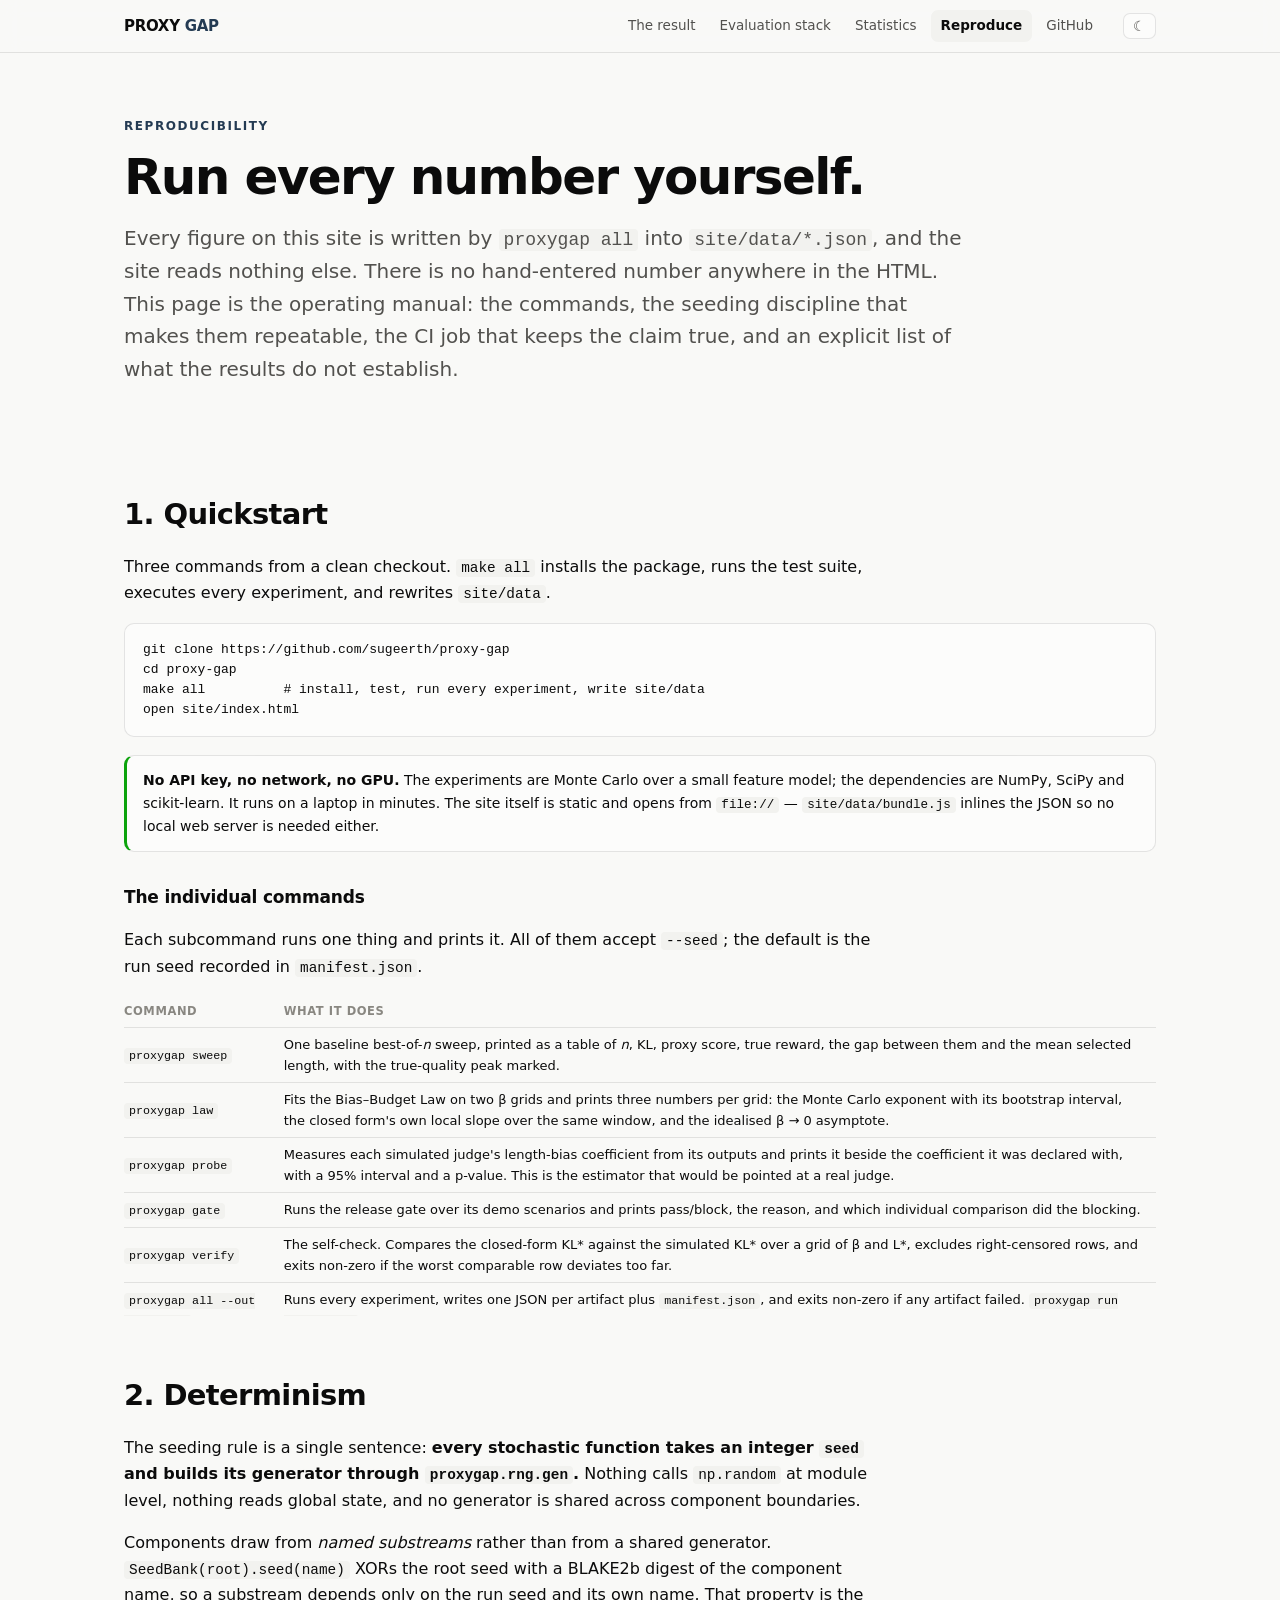
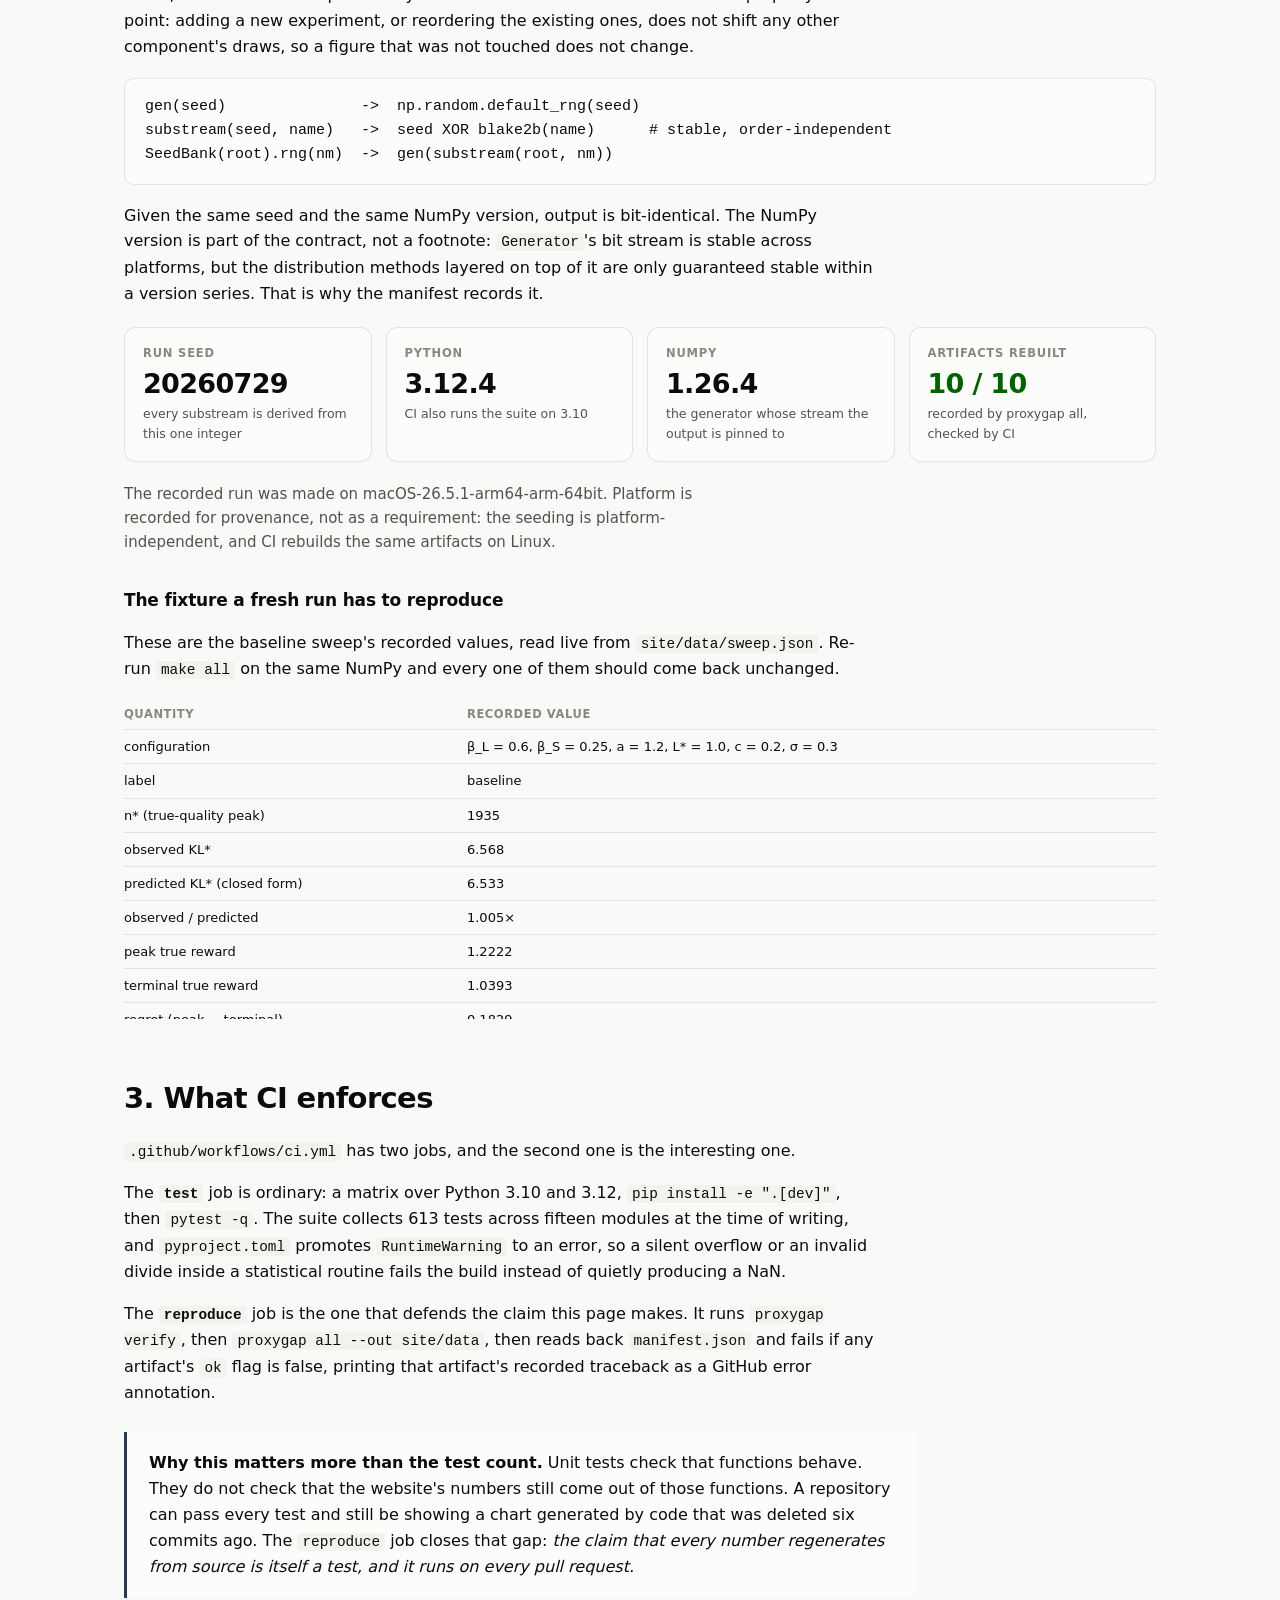
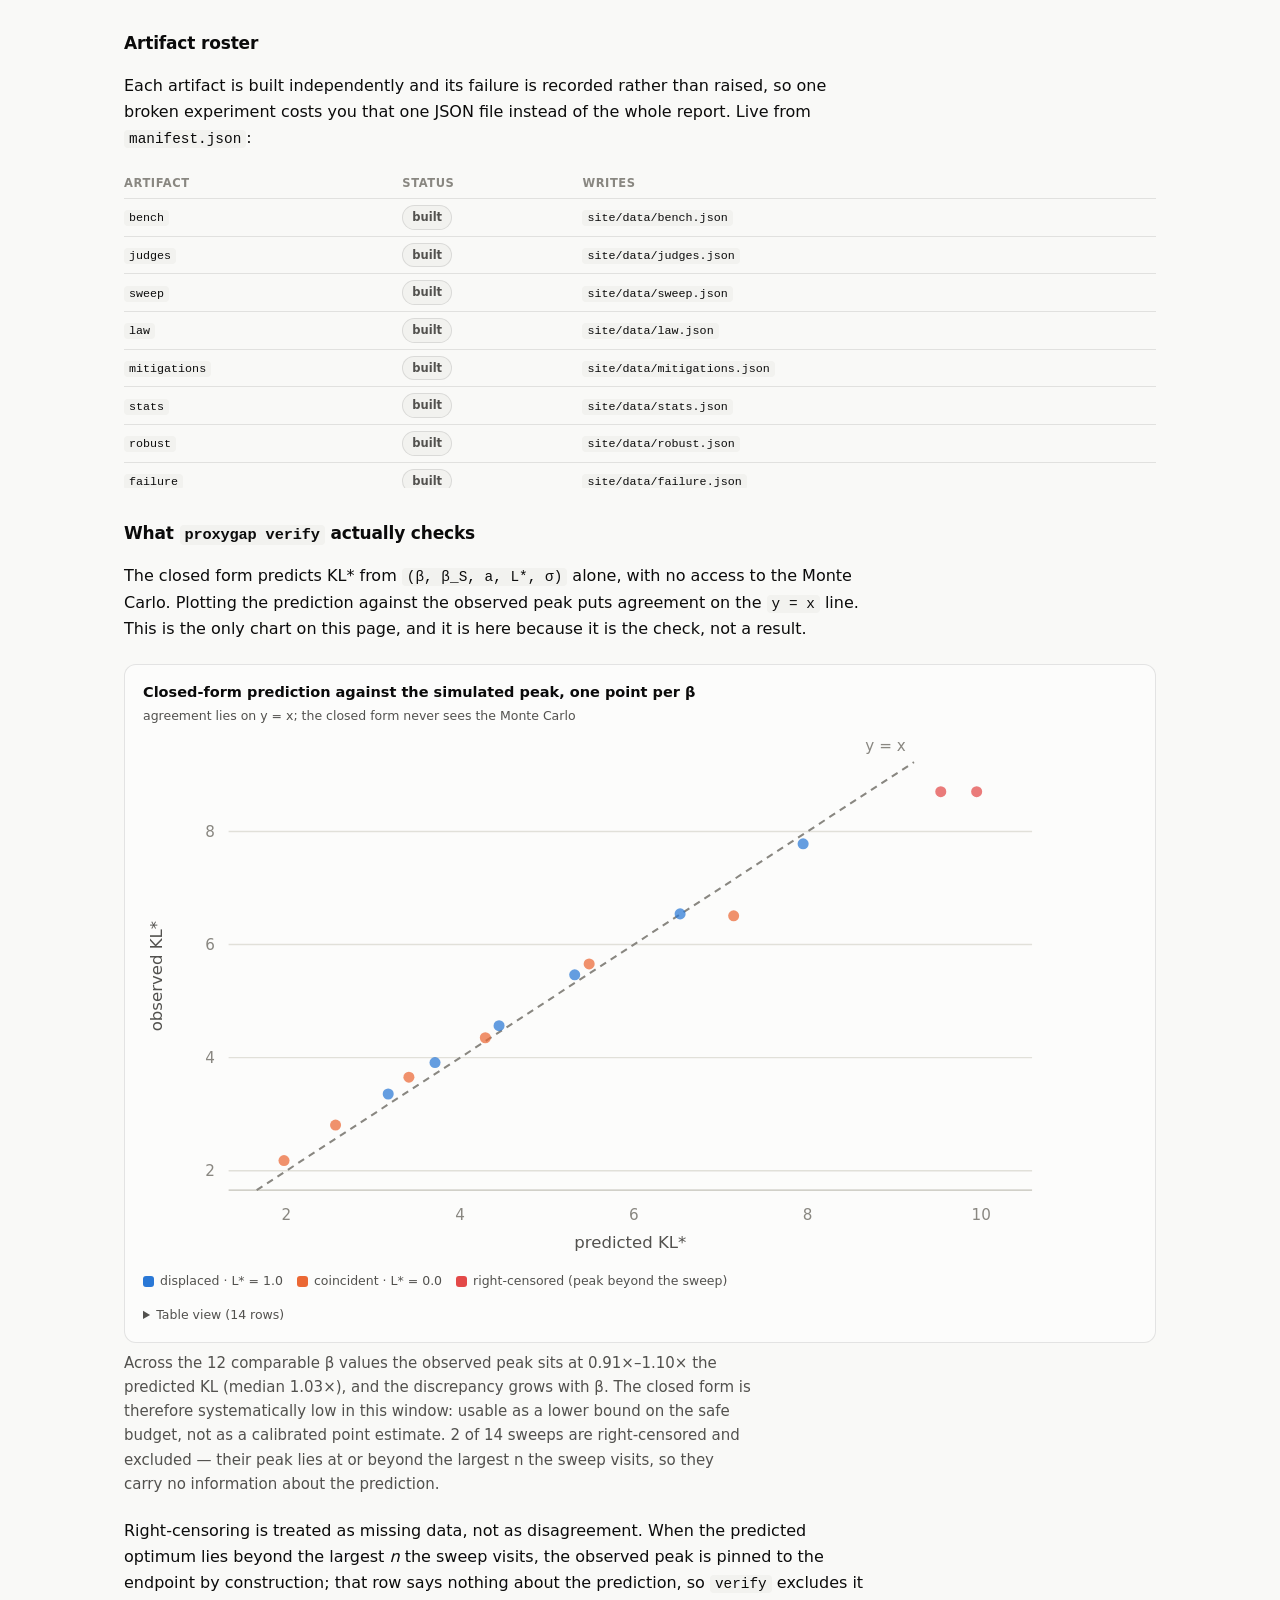
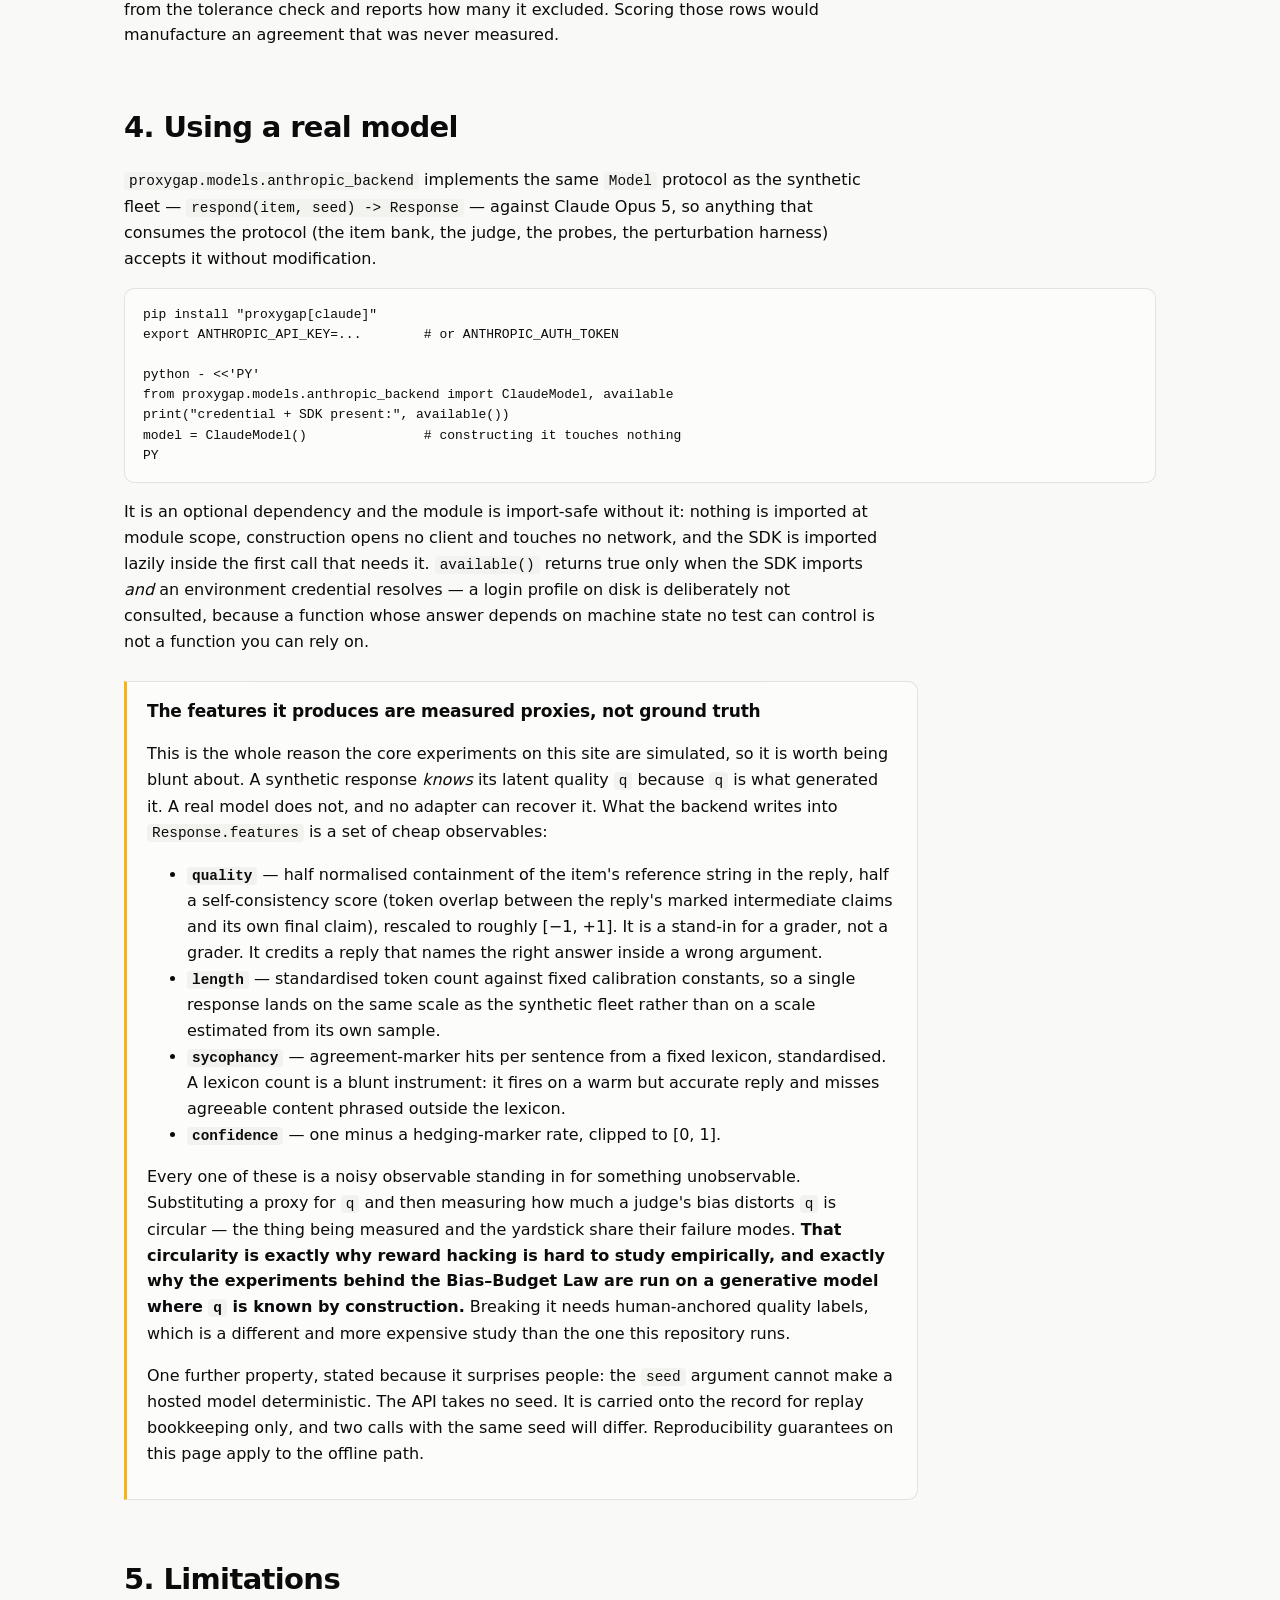
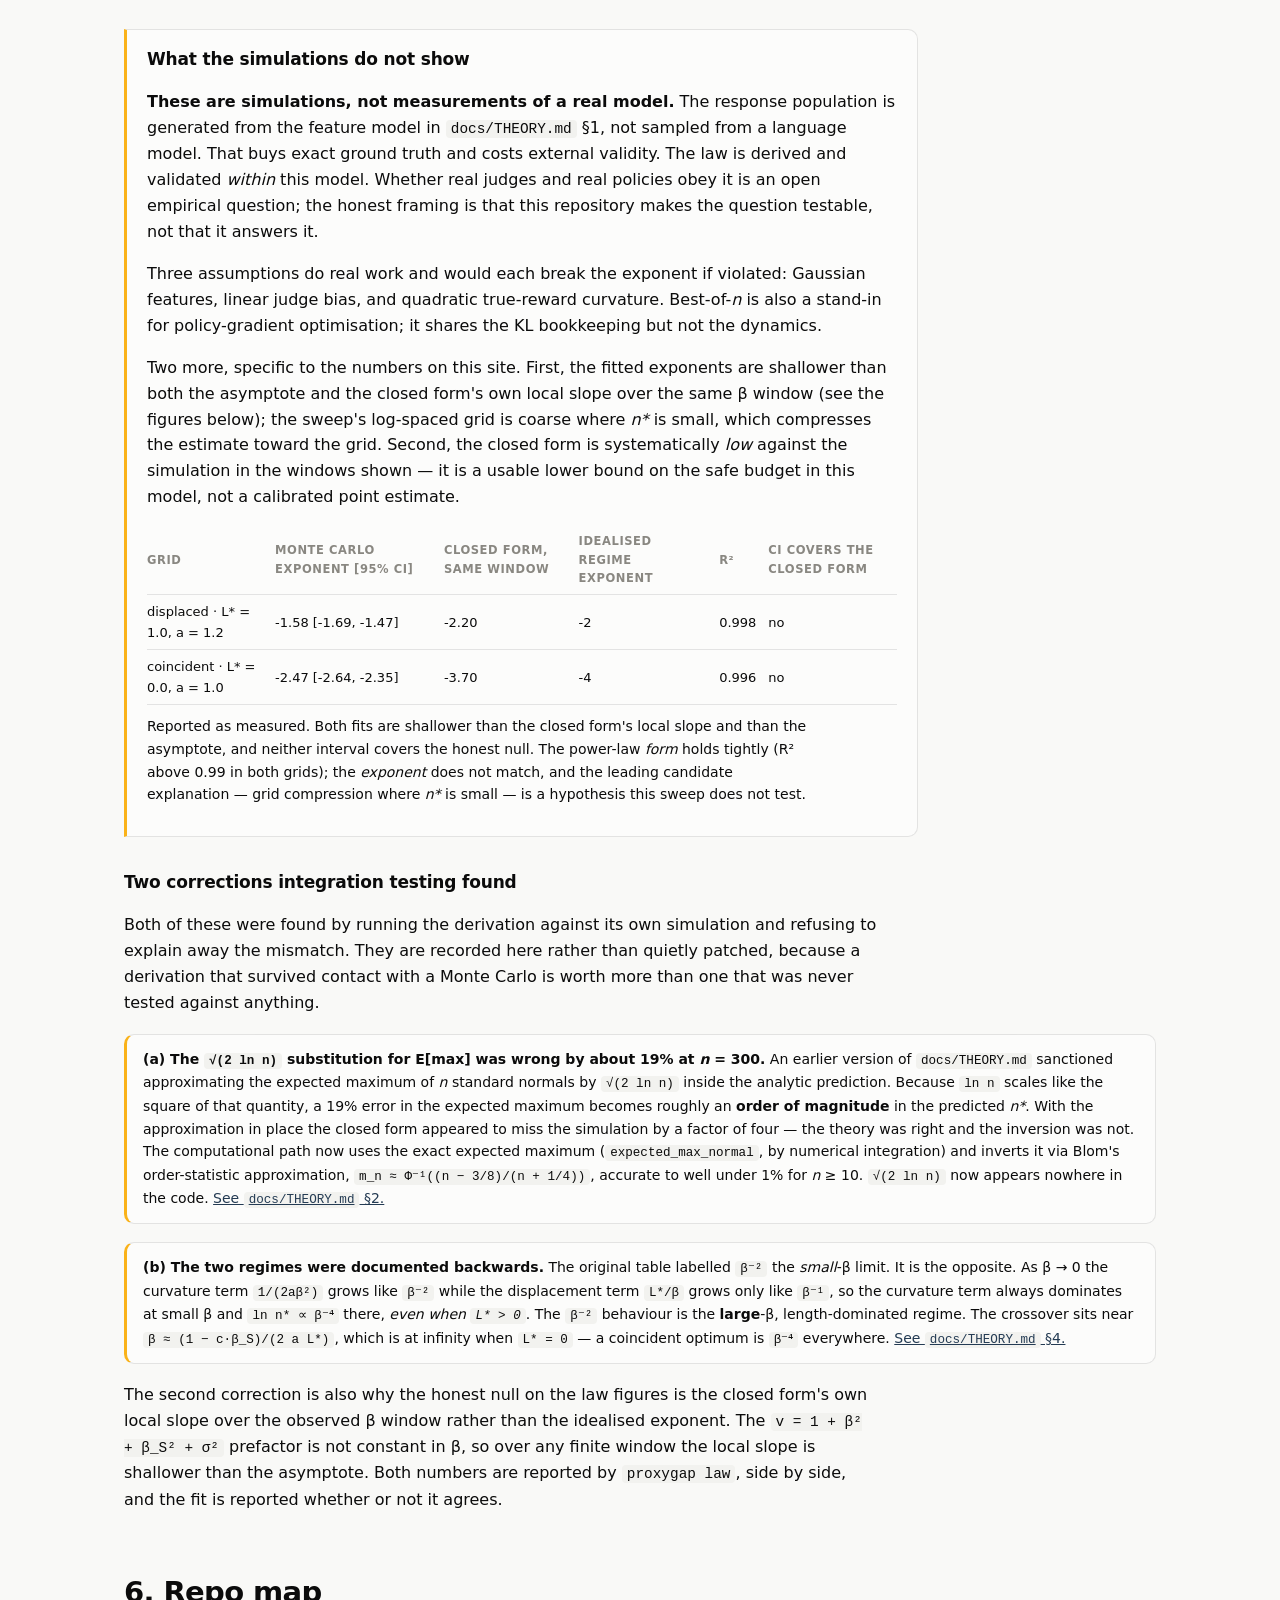
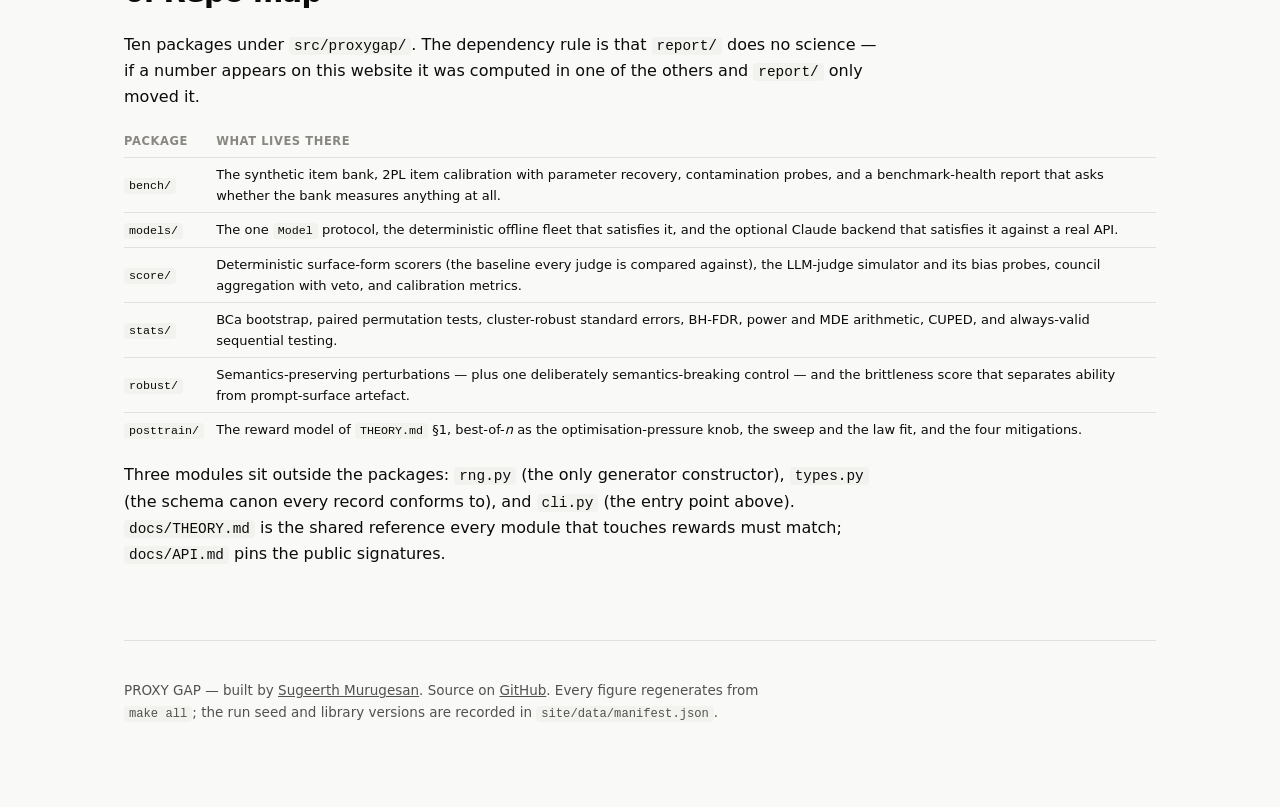
<file: site/reproduce.html>
<!doctype html>
<html lang="en">
<head>
<meta charset="utf-8">
<meta name="viewport" content="width=device-width, initial-scale=1">
<title>Reproduce — PROXY GAP</title>
<meta name="description" content="Every number on this site regenerates from source with one command: offline, deterministic, no API key, no GPU. The seeding discipline, the CI job that enforces it, the optional real-model backend, and the two derivation errors that integration testing caught.">
<link rel="stylesheet" href="assets/styles.css">
<link rel="icon" href="data:image/svg+xml,<svg xmlns='http://www.w3.org/2000/svg' viewBox='0 0 100 100'><text y='.9em' font-size='90'>📐</text></svg>">
</head>
<body>

<div class="topbar"><div class="topbar-inner">
  <a class="brand" href="index.html">PROXY&nbsp;<span>GAP</span></a>
  <nav class="navlinks">
    <a href="index.html">The result</a>
    <a href="evaluation.html">Evaluation stack</a>
    <a href="statistics.html">Statistics</a>
    <a href="reproduce.html">Reproduce</a>
    <a href="https://github.com/sugeerth/proxy-gap">GitHub</a>
  </nav>
  <button class="theme-toggle" aria-label="Toggle colour theme">☾</button>
</div></div>

<main>

<section class="hero">
  <p class="eyebrow">Reproducibility</p>
  <h1>Run every number yourself.</h1>
  <p class="lede">
    Every figure on this site is written by <code>proxygap all</code> into
    <code>site/data/*.json</code>, and the site reads nothing else. There is no
    hand-entered number anywhere in the HTML. This page is the operating manual:
    the commands, the seeding discipline that makes them repeatable, the CI job
    that keeps the claim true, and an explicit list of what the results do not
    establish.
  </p>
</section>

<section>
  <h2 id="quickstart">1. Quickstart</h2>
  <p>
    Three commands from a clean checkout. <code>make all</code> installs the
    package, runs the test suite, executes every experiment, and rewrites
    <code>site/data</code>.
  </p>

<pre><code>git clone https://github.com/sugeerth/proxy-gap
cd proxy-gap
make all          # install, test, run every experiment, write site/data
open site/index.html</code></pre>

  <div class="notice notice-good">
    <strong>No API key, no network, no GPU.</strong> The experiments are Monte
    Carlo over a small feature model; the dependencies are NumPy, SciPy and
    scikit-learn. It runs on a laptop in minutes. The site itself is static and
    opens from <code>file://</code> — <code>site/data/bundle.js</code> inlines the
    JSON so no local web server is needed either.
  </div>

  <h3>The individual commands</h3>
  <p>
    Each subcommand runs one thing and prints it. All of them accept
    <code>--seed</code>; the default is the run seed recorded in
    <code>manifest.json</code>.
  </p>
  <div class="table-scroll">
    <table>
      <thead><tr><th>command</th><th>what it does</th></tr></thead>
      <tbody>
        <tr>
          <td><code>proxygap sweep</code></td>
          <td>One baseline best-of-<em>n</em> sweep, printed as a table of
              <em>n</em>, KL, proxy score, true reward, the gap between them and
              the mean selected length, with the true-quality peak marked.</td>
        </tr>
        <tr>
          <td><code>proxygap law</code></td>
          <td>Fits the Bias–Budget Law on two β grids and prints three numbers per
              grid: the Monte Carlo exponent with its bootstrap interval, the
              closed form's own local slope over the same window, and the
              idealised β&nbsp;→&nbsp;0 asymptote.</td>
        </tr>
        <tr>
          <td><code>proxygap probe</code></td>
          <td>Measures each simulated judge's length-bias coefficient from its
              outputs and prints it beside the coefficient it was declared with,
              with a 95% interval and a p-value. This is the estimator that would
              be pointed at a real judge.</td>
        </tr>
        <tr>
          <td><code>proxygap gate</code></td>
          <td>Runs the release gate over its demo scenarios and prints
              pass/block, the reason, and which individual comparison did the
              blocking.</td>
        </tr>
        <tr>
          <td><code>proxygap verify</code></td>
          <td>The self-check. Compares the closed-form KL* against the simulated
              KL* over a grid of β and L*, excludes right-censored rows, and exits
              non-zero if the worst comparable row deviates too far.</td>
        </tr>
        <tr>
          <td><code>proxygap all --out site/data</code></td>
          <td>Runs every experiment, writes one JSON per artifact plus
              <code>manifest.json</code>, and exits non-zero if any artifact
              failed. <code>proxygap run &lt;artifact&gt;</code> does a single one.</td>
        </tr>
      </tbody>
    </table>
  </div>
</section>

<section>
  <h2 id="determinism">2. Determinism</h2>
  <p>
    The seeding rule is a single sentence: <strong>every stochastic function takes
    an integer <code>seed</code> and builds its generator through
    <code>proxygap.rng.gen</code>.</strong> Nothing calls <code>np.random</code>
    at module level, nothing reads global state, and no generator is shared across
    component boundaries.
  </p>
  <p>
    Components draw from <em>named substreams</em> rather than from a shared
    generator. <code>SeedBank(root).seed(name)</code> XORs the root seed with a
    BLAKE2b digest of the component name, so a substream depends only on the run
    seed and its own name. That property is the point: adding a new experiment, or
    reordering the existing ones, does not shift any other component's draws, so a
    figure that was not touched does not change.
  </p>
  <div class="formula">gen(seed)               -&gt;  np.random.default_rng(seed)
substream(seed, name)   -&gt;  seed XOR blake2b(name)      # stable, order-independent
SeedBank(root).rng(nm)  -&gt;  gen(substream(root, nm))</div>
  <p>
    Given the same seed and the same NumPy version, output is bit-identical. The
    NumPy version is part of the contract, not a footnote: <code>Generator</code>'s
    bit stream is stable across platforms, but the distribution methods layered on
    top of it are only guaranteed stable within a version series. That is why the
    manifest records it.
  </p>

  <div id="run-stats"></div>
  <p id="platform-note" class="lede" style="font-size:15px"></p>

  <h3>The fixture a fresh run has to reproduce</h3>
  <p>
    These are the baseline sweep's recorded values, read live from
    <code>site/data/sweep.json</code>. Re-run <code>make all</code> on the same
    NumPy and every one of them should come back unchanged.
  </p>
  <div id="sweep-fixture"></div>
</section>

<section>
  <h2 id="ci">3. What CI enforces</h2>
  <p>
    <code>.github/workflows/ci.yml</code> has two jobs, and the second one is the
    interesting one.
  </p>
  <p>
    The <strong><code>test</code></strong> job is ordinary: a matrix over Python
    3.10 and 3.12, <code>pip install -e ".[dev]"</code>, then
    <code>pytest&nbsp;-q</code>. The suite collects 613 tests across fifteen
    modules at the time of writing, and <code>pyproject.toml</code> promotes
    <code>RuntimeWarning</code> to an error, so a silent overflow or an invalid
    divide inside a statistical routine fails the build instead of quietly
    producing a NaN.
  </p>
  <p>
    The <strong><code>reproduce</code></strong> job is the one that defends the
    claim this page makes. It runs <code>proxygap verify</code>, then
    <code>proxygap all --out site/data</code>, then reads back
    <code>manifest.json</code> and fails if any artifact's <code>ok</code> flag is
    false, printing that artifact's recorded traceback as a GitHub error
    annotation.
  </p>
  <div class="claim">
    <strong>Why this matters more than the test count.</strong> Unit tests check
    that functions behave. They do not check that the website's numbers still come
    out of those functions. A repository can pass every test and still be showing
    a chart generated by code that was deleted six commits ago. The
    <code>reproduce</code> job closes that gap: <em>the claim that every number
    regenerates from source is itself a test, and it runs on every pull
    request.</em>
  </div>

  <h3>Artifact roster</h3>
  <p>
    Each artifact is built independently and its failure is recorded rather than
    raised, so one broken experiment costs you that one JSON file instead of the
    whole report. Live from <code>manifest.json</code>:
  </p>
  <div id="artifact-roster"></div>

  <h3 id="verify">What <code>proxygap verify</code> actually checks</h3>
  <p>
    The closed form predicts KL* from <code>(β, β_S, a, L*, σ)</code> alone, with
    no access to the Monte Carlo. Plotting the prediction against the observed
    peak puts agreement on the <code>y = x</code> line. This is the only chart on
    this page, and it is here because it is the check, not a result.
  </p>
  <div id="fig-verify"></div>
  <p id="verify-caption" class="lede" style="font-size:15px"></p>
  <p>
    Right-censoring is treated as missing data, not as disagreement. When the
    predicted optimum lies beyond the largest <em>n</em> the sweep visits, the
    observed peak is pinned to the endpoint by construction; that row says nothing
    about the prediction, so <code>verify</code> excludes it from the tolerance
    check and reports how many it excluded. Scoring those rows would manufacture
    an agreement that was never measured.
  </p>
</section>

<section>
  <h2 id="real-model">4. Using a real model</h2>
  <p>
    <code>proxygap.models.anthropic_backend</code> implements the same
    <code>Model</code> protocol as the synthetic fleet — <code>respond(item,
    seed) -&gt; Response</code> — against Claude Opus 5, so anything that consumes
    the protocol (the item bank, the judge, the probes, the perturbation
    harness) accepts it without modification.
  </p>

<pre><code>pip install "proxygap[claude]"
export ANTHROPIC_API_KEY=...        # or ANTHROPIC_AUTH_TOKEN

python - &lt;&lt;'PY'
from proxygap.models.anthropic_backend import ClaudeModel, available
print("credential + SDK present:", available())
model = ClaudeModel()               # constructing it touches nothing
PY</code></pre>

  <p>
    It is an optional dependency and the module is import-safe without it:
    nothing is imported at module scope, construction opens no client and touches
    no network, and the SDK is imported lazily inside the first call that needs
    it. <code>available()</code> returns true only when the SDK imports
    <em>and</em> an environment credential resolves — a login profile on disk is
    deliberately not consulted, because a function whose answer depends on machine
    state no test can control is not a function you can rely on.
  </p>

  <div class="honest">
    <h3>The features it produces are measured proxies, not ground truth</h3>
    <p>
      This is the whole reason the core experiments on this site are simulated,
      so it is worth being blunt about. A synthetic response <em>knows</em> its
      latent quality <code>q</code> because <code>q</code> is what generated it.
      A real model does not, and no adapter can recover it. What the backend
      writes into <code>Response.features</code> is a set of cheap observables:
    </p>
    <ul>
      <li><strong><code>quality</code></strong> — half normalised containment of
        the item's reference string in the reply, half a self-consistency score
        (token overlap between the reply's marked intermediate claims and its own
        final claim), rescaled to roughly [−1, +1]. It is a stand-in for a grader,
        not a grader. It credits a reply that names the right answer inside a wrong
        argument.</li>
      <li><strong><code>length</code></strong> — standardised token count against
        fixed calibration constants, so a single response lands on the same scale
        as the synthetic fleet rather than on a scale estimated from its own
        sample.</li>
      <li><strong><code>sycophancy</code></strong> — agreement-marker hits per
        sentence from a fixed lexicon, standardised. A lexicon count is a blunt
        instrument: it fires on a warm but accurate reply and misses agreeable
        content phrased outside the lexicon.</li>
      <li><strong><code>confidence</code></strong> — one minus a hedging-marker
        rate, clipped to [0, 1].</li>
    </ul>
    <p>
      Every one of these is a noisy observable standing in for something
      unobservable. Substituting a proxy for <code>q</code> and then measuring how
      much a judge's bias distorts <code>q</code> is circular — the thing being
      measured and the yardstick share their failure modes. <strong>That
      circularity is exactly why reward hacking is hard to study empirically, and
      exactly why the experiments behind the Bias–Budget Law are run on a
      generative model where <code>q</code> is known by construction.</strong>
      Breaking it needs human-anchored quality labels, which is a different and
      more expensive study than the one this repository runs.
    </p>
    <p>
      One further property, stated because it surprises people: the
      <code>seed</code> argument cannot make a hosted model deterministic. The API
      takes no seed. It is carried onto the record for replay bookkeeping only,
      and two calls with the same seed will differ. Reproducibility guarantees on
      this page apply to the offline path.
    </p>
  </div>
</section>

<section>
  <h2 id="limits">5. Limitations</h2>

  <div class="honest">
    <h3>What the simulations do not show</h3>
    <p>
      <strong>These are simulations, not measurements of a real model.</strong>
      The response population is generated from the feature model in
      <code>docs/THEORY.md</code> §1, not sampled from a language model. That buys
      exact ground truth and costs external validity. The law is derived and
      validated <em>within</em> this model. Whether real judges and real policies
      obey it is an open empirical question; the honest framing is that this
      repository makes the question testable, not that it answers it.
    </p>
    <p>
      Three assumptions do real work and would each break the exponent if
      violated: Gaussian features, linear judge bias, and quadratic true-reward
      curvature. Best-of-<em>n</em> is also a stand-in for policy-gradient
      optimisation; it shares the KL bookkeeping but not the dynamics.
    </p>
    <p>
      Two more, specific to the numbers on this site. First, the fitted exponents
      are shallower than both the asymptote and the closed form's own local slope
      over the same β window (see the figures below); the sweep's log-spaced grid
      is coarse where <em>n*</em> is small, which compresses the estimate toward
      the grid. Second, the closed form is systematically <em>low</em> against the
      simulation in the windows shown — it is a usable lower bound on the safe
      budget in this model, not a calibrated point estimate.
    </p>
    <div id="exponent-table"></div>
  </div>

  <h3 id="corrections">Two corrections integration testing found</h3>
  <p>
    Both of these were found by running the derivation against its own simulation
    and refusing to explain away the mismatch. They are recorded here rather than
    quietly patched, because a derivation that survived contact with a Monte Carlo
    is worth more than one that was never tested against anything.
  </p>

  <div class="notice notice-warn">
    <strong>(a) The <code>√(2 ln n)</code> substitution for E[max] was wrong by
    about 19% at <em>n</em> = 300.</strong>
    An earlier version of <code>docs/THEORY.md</code> sanctioned approximating the
    expected maximum of <em>n</em> standard normals by <code>√(2 ln n)</code>
    inside the analytic prediction. Because <code>ln n</code> scales like the
    square of that quantity, a 19% error in the expected maximum becomes roughly
    an <strong>order of magnitude</strong> in the predicted <em>n*</em>. With the
    approximation in place the closed form appeared to miss the simulation by a
    factor of four — the theory was right and the inversion was not. The
    computational path now uses the exact expected maximum
    (<code>expected_max_normal</code>, by numerical integration) and inverts it via
    Blom's order-statistic approximation,
    <code>m_n ≈ Φ⁻¹((n − 3/8)/(n + 1/4))</code>, accurate to well under 1% for
    <em>n</em> ≥ 10. <code>√(2 ln n)</code> now appears nowhere in the code.
    <a href="https://github.com/sugeerth/proxy-gap/blob/main/docs/THEORY.md">See
    <code>docs/THEORY.md</code> §2.</a>
  </div>

  <div class="notice notice-warn">
    <strong>(b) The two regimes were documented backwards.</strong>
    The original table labelled <code>β⁻²</code> the <em>small</em>-β limit. It is
    the opposite. As β → 0 the curvature term <code>1/(2aβ²)</code> grows like
    <code>β⁻²</code> while the displacement term <code>L*/β</code> grows only like
    <code>β⁻¹</code>, so the curvature term always dominates at small β and
    <code>ln n* ∝ β⁻⁴</code> there, <em>even when <code>L* &gt; 0</code></em>. The
    <code>β⁻²</code> behaviour is the <strong>large</strong>-β, length-dominated
    regime. The crossover sits near <code>β ≈ (1 − c·β_S)/(2 a L*)</code>, which is
    at infinity when <code>L* = 0</code> — a coincident optimum is
    <code>β⁻⁴</code> everywhere.
    <a href="https://github.com/sugeerth/proxy-gap/blob/main/docs/THEORY.md">See
    <code>docs/THEORY.md</code> §4.</a>
  </div>

  <p>
    The second correction is also why the honest null on the law figures is the
    closed form's own local slope over the observed β window rather than the
    idealised exponent. The <code>v = 1 + β² + β_S² + σ²</code> prefactor is not
    constant in β, so over any finite window the local slope is shallower than the
    asymptote. Both numbers are reported by <code>proxygap law</code>, side by
    side, and the fit is reported whether or not it agrees.
  </p>
</section>

<section>
  <h2 id="map">6. Repo map</h2>
  <p>
    Ten packages under <code>src/proxygap/</code>. The dependency rule is that
    <code>report/</code> does no science — if a number appears on this website it
    was computed in one of the others and <code>report/</code> only moved it.
  </p>
  <div class="table-scroll">
    <table>
      <thead><tr><th>package</th><th>what lives there</th></tr></thead>
      <tbody>
        <tr><td><code>bench/</code></td>
            <td>The synthetic item bank, 2PL item calibration with parameter
                recovery, contamination probes, and a benchmark-health report that
                asks whether the bank measures anything at all.</td></tr>
        <tr><td><code>models/</code></td>
            <td>The one <code>Model</code> protocol, the deterministic offline
                fleet that satisfies it, and the optional Claude backend that
                satisfies it against a real API.</td></tr>
        <tr><td><code>score/</code></td>
            <td>Deterministic surface-form scorers (the baseline every judge is
                compared against), the LLM-judge simulator and its bias probes,
                council aggregation with veto, and calibration metrics.</td></tr>
        <tr><td><code>stats/</code></td>
            <td>BCa bootstrap, paired permutation tests, cluster-robust standard
                errors, BH-FDR, power and MDE arithmetic, CUPED, and always-valid
                sequential testing.</td></tr>
        <tr><td><code>robust/</code></td>
            <td>Semantics-preserving perturbations — plus one deliberately
                semantics-breaking control — and the brittleness score that
                separates ability from prompt-surface artefact.</td></tr>
        <tr><td><code>posttrain/</code></td>
            <td>The reward model of <code>THEORY.md</code> §1, best-of-<em>n</em>
                as the optimisation-pressure knob, the sweep and the law fit, and
                the four mitigations.</td></tr>
        <tr><td><code>failure/</code></td>
            <td>A failure taxonomy, a deterministic classifier for it, and the
                miner that turns a pile of wrong answers into a ranked fix
                list.</td></tr>
        <tr><td><code>human/</code></td>
            <td>The annotation protocol (gold seeding, drift detection),
                inter-rater reliability, and the human-versus-judge budget
                tradeoff.</td></tr>
        <tr><td><code>gate/</code></td>
            <td>The release gate: the component that actually blocks a ship on a
                real regression, and declines to on a noisy one.</td></tr>
        <tr><td><code>report/</code></td>
            <td>Runs every artifact, records which ones failed, and writes
                <code>site/data/*.json</code>. No science.</td></tr>
      </tbody>
    </table>
  </div>
  <p>
    Three modules sit outside the packages: <code>rng.py</code> (the only
    generator constructor), <code>types.py</code> (the schema canon every record
    conforms to), and <code>cli.py</code> (the entry point above).
    <code>docs/THEORY.md</code> is the shared reference every module that touches
    rewards must match; <code>docs/API.md</code> pins the public signatures.
  </p>
</section>

<footer>
  <p>
    PROXY GAP — built by <a href="https://sugeerth.github.io">Sugeerth Murugesan</a>.
    Source on <a href="https://github.com/sugeerth/proxy-gap">GitHub</a>.
    Every figure regenerates from <code>make all</code>; the run seed and library versions
    are recorded in <code>site/data/manifest.json</code>.
  </p>
</footer>

</main>

<script src="data/bundle.js" onerror="window.__PROXYGAP_BUNDLE_MISSING__=true"></script>
<script type="module">
import { initChrome, onThemeChange } from './assets/app.js';
import { scatterChart, statTiles, loadData, failNotice } from './assets/viz.js';

initChrome();

const $ = (id) => document.getElementById(id);

/* Run one render block in isolation: a broken artifact costs its own box and
 * nothing else on the page. */
function block(hostId, fn) {
  const host = $(hostId);
  if (!host) return;
  try {
    fn(host);
  } catch (e) {
    failNotice(host, e);
  }
}

const median = (xs) => {
  const s = xs.slice().sort((a, b) => a - b);
  if (!s.length) return NaN;
  const mid = s.length >> 1;
  return s.length % 2 ? s[mid] : (s[mid - 1] + s[mid]) / 2;
};

async function render() {
  let manifest, sweep, law;
  try {
    [manifest, sweep, law] = await Promise.all([
      loadData('manifest'), loadData('sweep'), loadData('law'),
    ]);
  } catch (e) {
    ['run-stats', 'sweep-fixture', 'artifact-roster', 'fig-verify', 'exponent-table']
      .forEach((id) => $(id) && failNotice($(id), e));
    return;
  }

  /* ---------- run provenance, from manifest.json ---------- */
  block('run-stats', (host) => {
    const arts = Object.entries(manifest.artifacts);
    const ok = arts.filter(([, v]) => v.ok).length;
    statTiles(host, [
      { label: 'Run seed', value: String(manifest.run_seed),
        note: 'every substream is derived from this one integer' },
      { label: 'Python', value: manifest.python,
        note: 'CI also runs the suite on 3.10' },
      { label: 'NumPy', value: manifest.numpy,
        note: 'the generator whose stream the output is pinned to' },
      { label: 'Artifacts rebuilt', value: `${ok} / ${arts.length}`,
        tone: ok === arts.length ? 'good' : 'critical',
        note: 'recorded by proxygap all, checked by CI' },
    ]);
  });

  block('platform-note', (host) => {
    host.textContent =
      `The recorded run was made on ${manifest.platform}. Platform is recorded for ` +
      `provenance, not as a requirement: the seeding is platform-independent, and CI ` +
      `rebuilds the same artifacts on Linux.`;
  });

  /* ---------- the baseline sweep fixture, from sweep.json ---------- */
  block('sweep-fixture', (host) => {
    const c = sweep.config;
    const r = sweep.result;
    const rows = [
      ['configuration', `β_L = ${c.beta_length}, β_S = ${c.beta_sycophancy}, ` +
        `a = ${c.curvature_a}, L* = ${c.optimum_length.toFixed(1)}, c = ${c.sycophancy_cost}, ` +
        `σ = ${c.noise}`],
      ['label', r.label],
      ['n* (true-quality peak)', String(r.argmax_n)],
      ['observed KL*', r.argmax_kl.toFixed(3)],
      ['predicted KL* (closed form)', sweep.predicted_kl.toFixed(3)],
      ['observed / predicted', `${sweep.prediction_ratio.toFixed(3)}×`],
      ['peak true reward', r.peak_true.toFixed(4)],
      ['terminal true reward', r.terminal_true.toFixed(4)],
      ['regret (peak − terminal)', r.regret.toFixed(4)],
      ['sweep grid', `${r.points.length} values of n, from ${r.points[0].n} to ` +
        `${r.points[r.points.length - 1].n}`],
    ];
    host.innerHTML =
      `<div class="table-scroll"><table>
        <thead><tr><th>quantity</th><th>recorded value</th></tr></thead>
        <tbody>${rows.map(([k, v]) => `<tr><td>${k}</td><td>${v}</td></tr>`).join('')}</tbody>
      </table></div>`;
  });

  /* ---------- artifact roster, from manifest.json ---------- */
  block('artifact-roster', (host) => {
    const rows = Object.entries(manifest.artifacts).map(([name, v]) => {
      const status = v.ok
        ? '<span class="pill">built</span>'
        : '<span class="pill">FAILED</span>';
      const detail = v.ok ? `site/data/${name}.json` : String(v.error || 'no traceback recorded');
      return `<tr><td><code>${name}</code></td><td>${status}</td><td><code>${detail}</code></td></tr>`;
    }).join('');
    host.innerHTML =
      `<div class="table-scroll"><table>
        <thead><tr><th>artifact</th><th>status</th><th>writes</th></tr></thead>
        <tbody>${rows}</tbody>
      </table></div>`;
  });

  /* ---------- the one chart: closed form vs Monte Carlo ---------- */
  const censored = (s) => s.points.length > 0 && s.argmax_n === s.points[s.points.length - 1].n;
  const ratios = [];

  block('fig-verify', (host) => {
    const groups = [];
    const mk = (key, label, slot) => {
      const pts = law[key].sweeps
        .filter((s) => !censored(s))
        .map((s) => {
          ratios.push(s.argmax_kl / s.predicted_kl);
          return [s.predicted_kl, s.argmax_kl, `${label} · ${s.label}`];
        });
      if (pts.length) groups.push({ label, points: pts, color: `var(--series-${slot})` });
    };
    mk('displaced', 'displaced · L* = 1.0', 1);
    mk('coincident', 'coincident · L* = 0.0', 2);

    const cens = ['displaced', 'coincident'].flatMap((key) =>
      law[key].sweeps.filter(censored).map((s) =>
        [s.predicted_kl, s.argmax_kl, `right-censored · ${key} · ${s.label}`]));
    if (cens.length) {
      groups.push({
        label: 'right-censored (peak beyond the sweep)',
        points: cens, color: 'var(--series-8)',
      });
    }

    scatterChart(host, {
      title: 'Closed-form prediction against the simulated peak, one point per β',
      subtitle: 'agreement lies on y = x; the closed form never sees the Monte Carlo',
      xLabel: 'predicted KL*', yLabel: 'observed KL*',
      identity: true, height: 380,
      groups,
    });
  });

  block('verify-caption', (host) => {
    if (!ratios.length) {
      host.textContent = 'No comparable β values in this run — every sweep was right-censored.';
      return;
    }
    const lo = Math.min(...ratios);
    const hi = Math.max(...ratios);
    const nCens = ['displaced', 'coincident']
      .reduce((acc, k) => acc + law[k].sweeps.filter(censored).length, 0);
    host.textContent =
      `Across the ${ratios.length} comparable β values the observed peak sits at ` +
      `${lo.toFixed(2)}×–${hi.toFixed(2)}× the predicted KL (median ` +
      `${median(ratios).toFixed(2)}×), and the discrepancy grows with β. The closed ` +
      `form is therefore systematically low in this window: usable as a lower bound ` +
      `on the safe budget, not as a calibrated point estimate. ` +
      `${nCens} of ${ratios.length + nCens} sweeps are right-censored and excluded — ` +
      `their peak lies at or beyond the largest n the sweep visits, so they carry no ` +
      `information about the prediction.`;
  });

  /* ---------- exponents, reported as they came out ---------- */
  block('exponent-table', (host) => {
    const row = (key, name) => {
      const d = law[key];
      const f = d.fit;
      const covers = f.exponent_ci.low <= d.closed_form_local_exponent
        && d.closed_form_local_exponent <= f.exponent_ci.high;
      return `<tr>
        <td>${name}</td>
        <td>${f.exponent.toFixed(2)} [${f.exponent_ci.low.toFixed(2)}, ${f.exponent_ci.high.toFixed(2)}]</td>
        <td>${d.closed_form_local_exponent.toFixed(2)}</td>
        <td>${d.expected_exponent.toFixed(0)}</td>
        <td>${f.r_squared.toFixed(3)}</td>
        <td>${covers ? 'yes' : 'no'}</td>
      </tr>`;
    };
    host.innerHTML =
      `<div class="table-scroll"><table>
        <thead><tr>
          <th>grid</th>
          <th>Monte&nbsp;Carlo exponent [95% CI]</th>
          <th>closed form, same window</th>
          <th>idealised regime exponent</th>
          <th>R²</th>
          <th>CI covers the closed form</th>
        </tr></thead>
        <tbody>
          ${row('displaced', 'displaced · L* = 1.0, a = 1.2')}
          ${row('coincident', 'coincident · L* = 0.0, a = 1.0')}
        </tbody>
      </table></div>
      <p style="font-size:14px;margin-top:10px">
        Reported as measured. Both fits are shallower than the closed form's local
        slope and than the asymptote, and neither interval covers the honest null.
        The power-law <em>form</em> holds tightly (R² above 0.99 in both grids);
        the <em>exponent</em> does not match, and the leading candidate explanation —
        grid compression where <em>n*</em> is small — is a hypothesis this sweep does
        not test.
      </p>`;
  });
}

render();
onThemeChange(render);
</script>

</body>
</html>
</file>
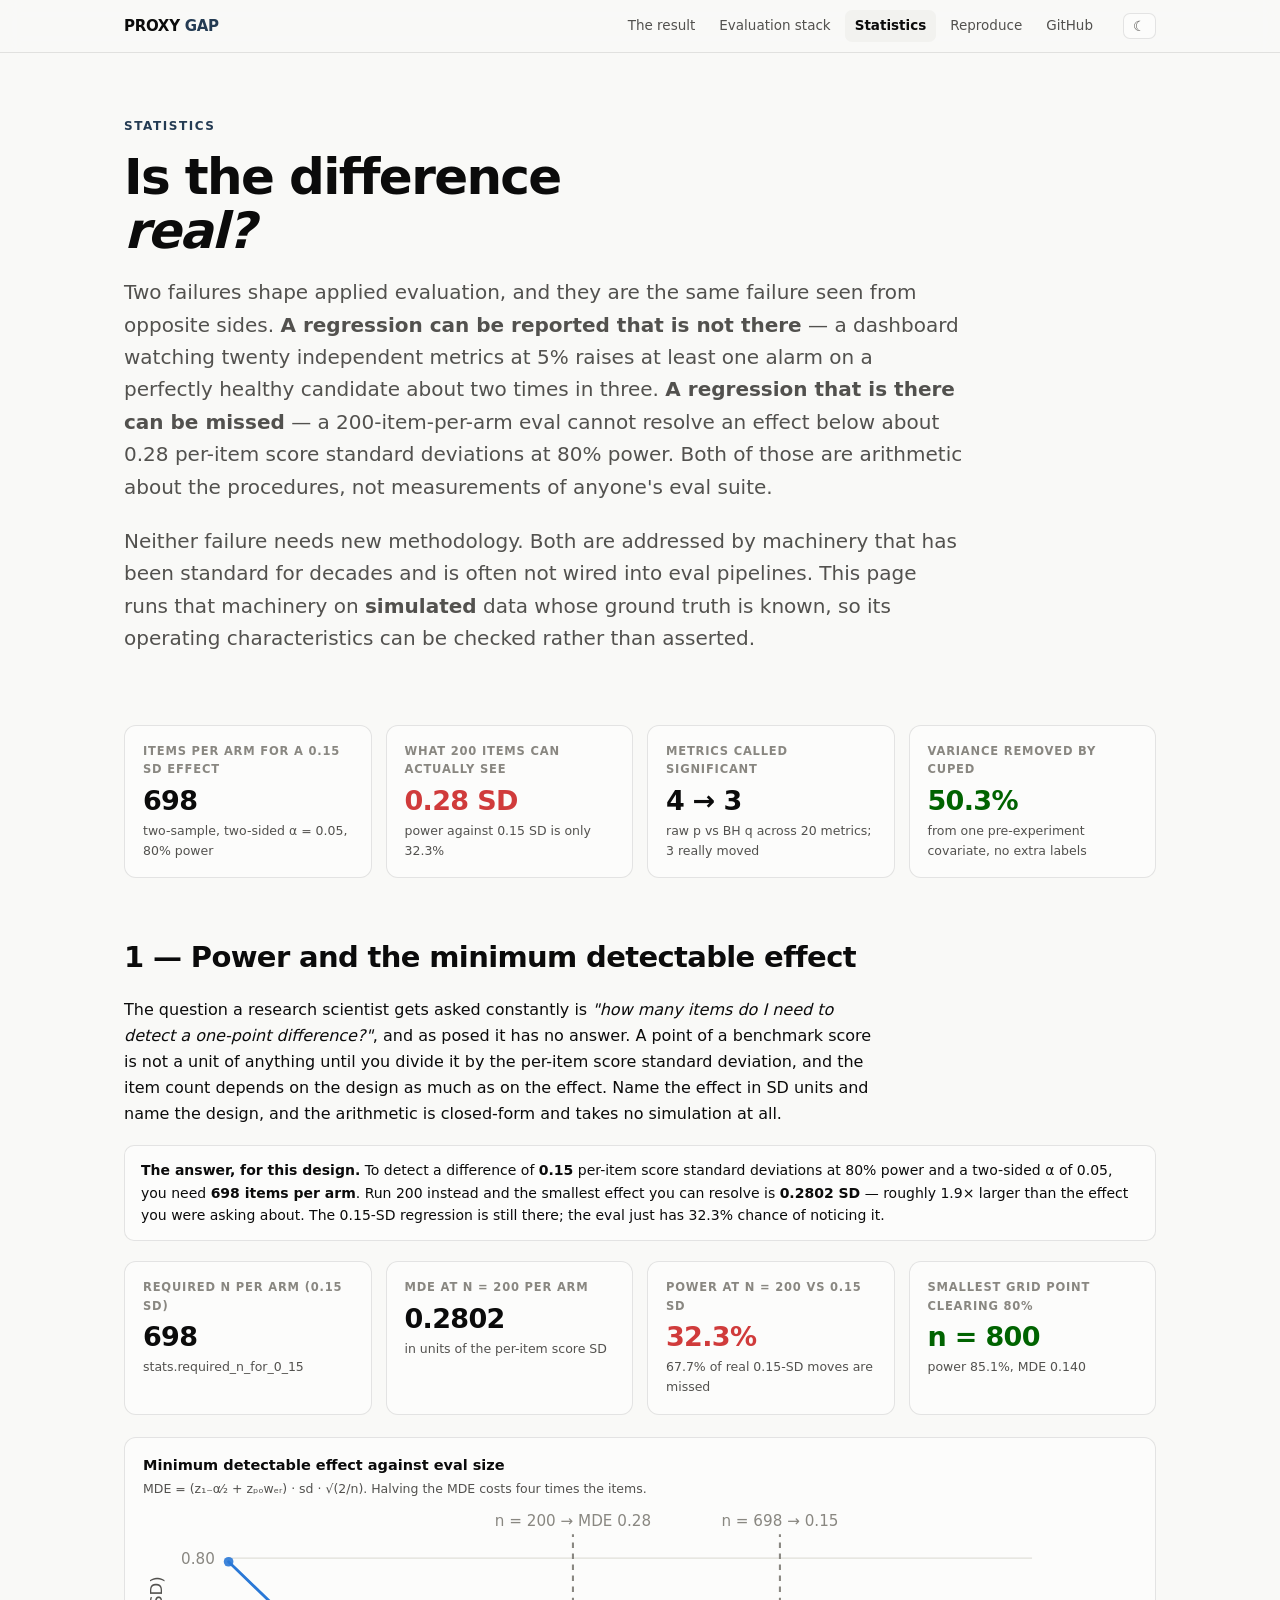
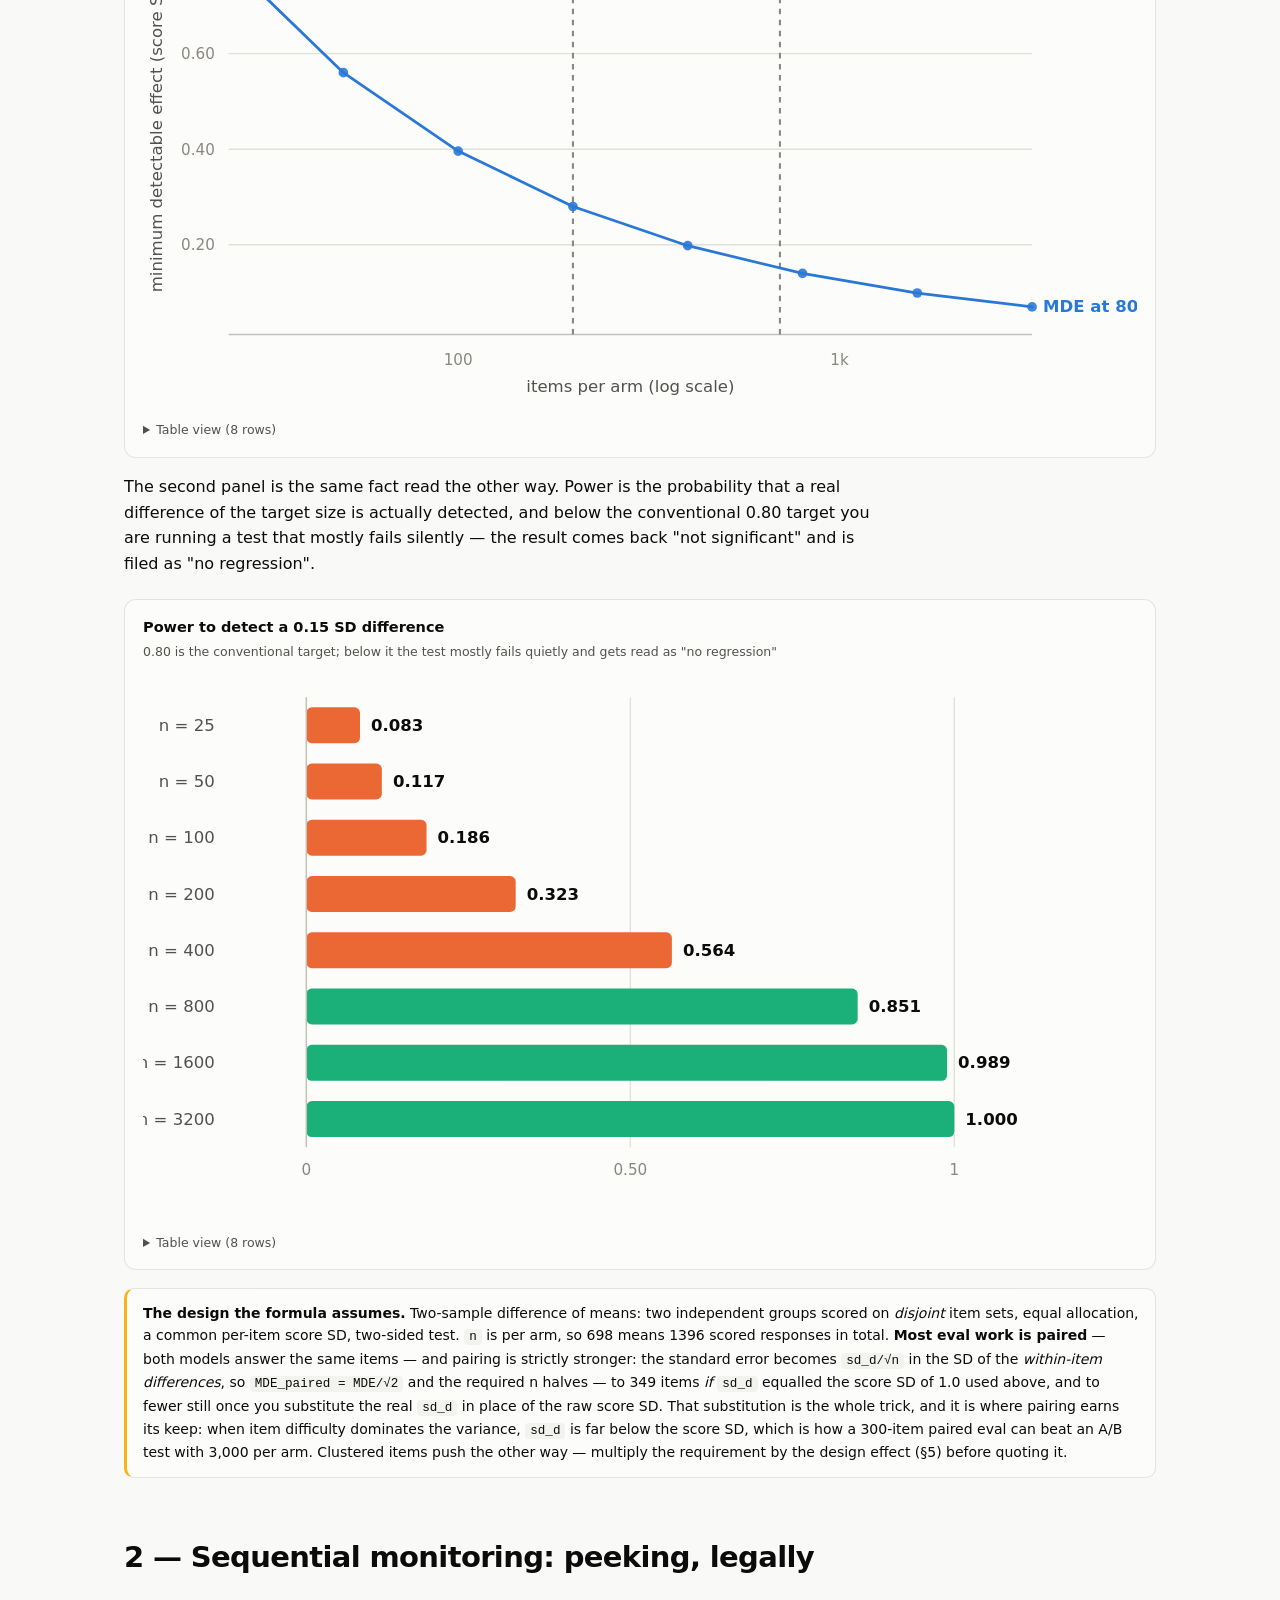
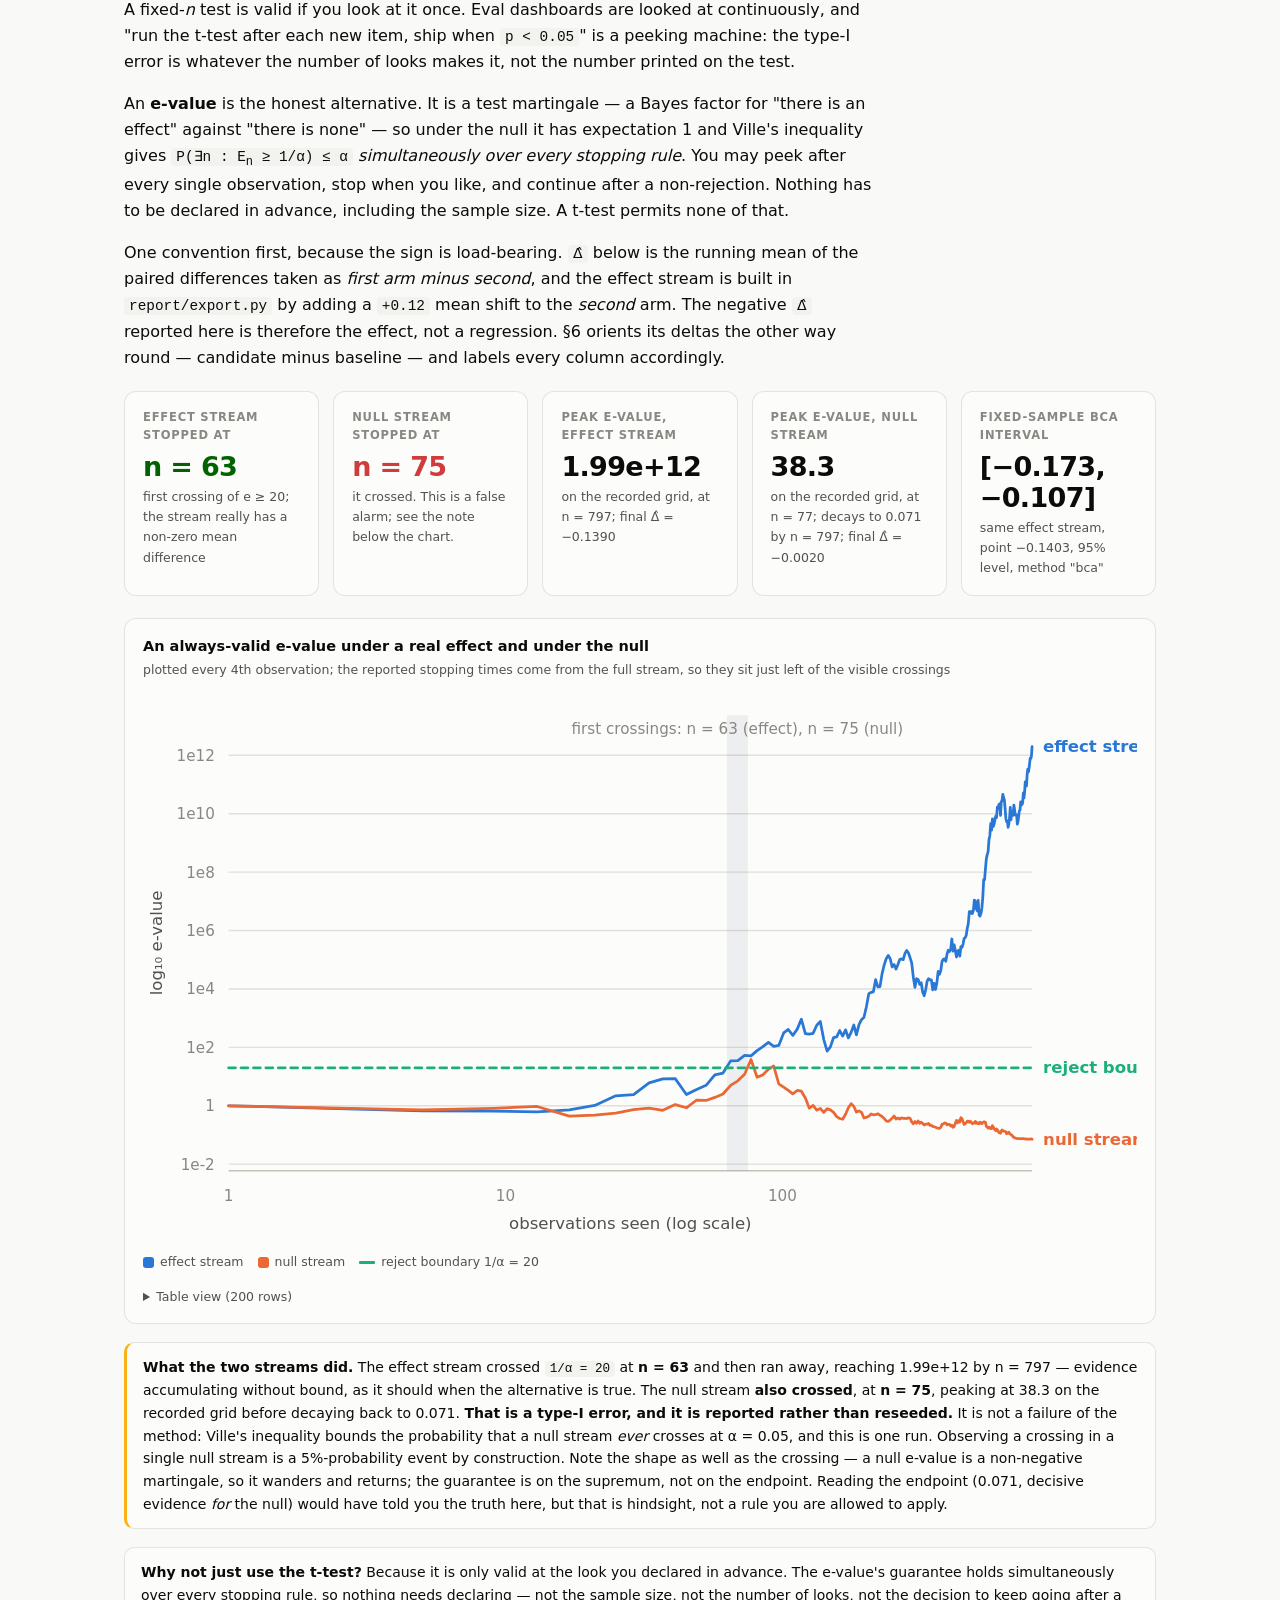
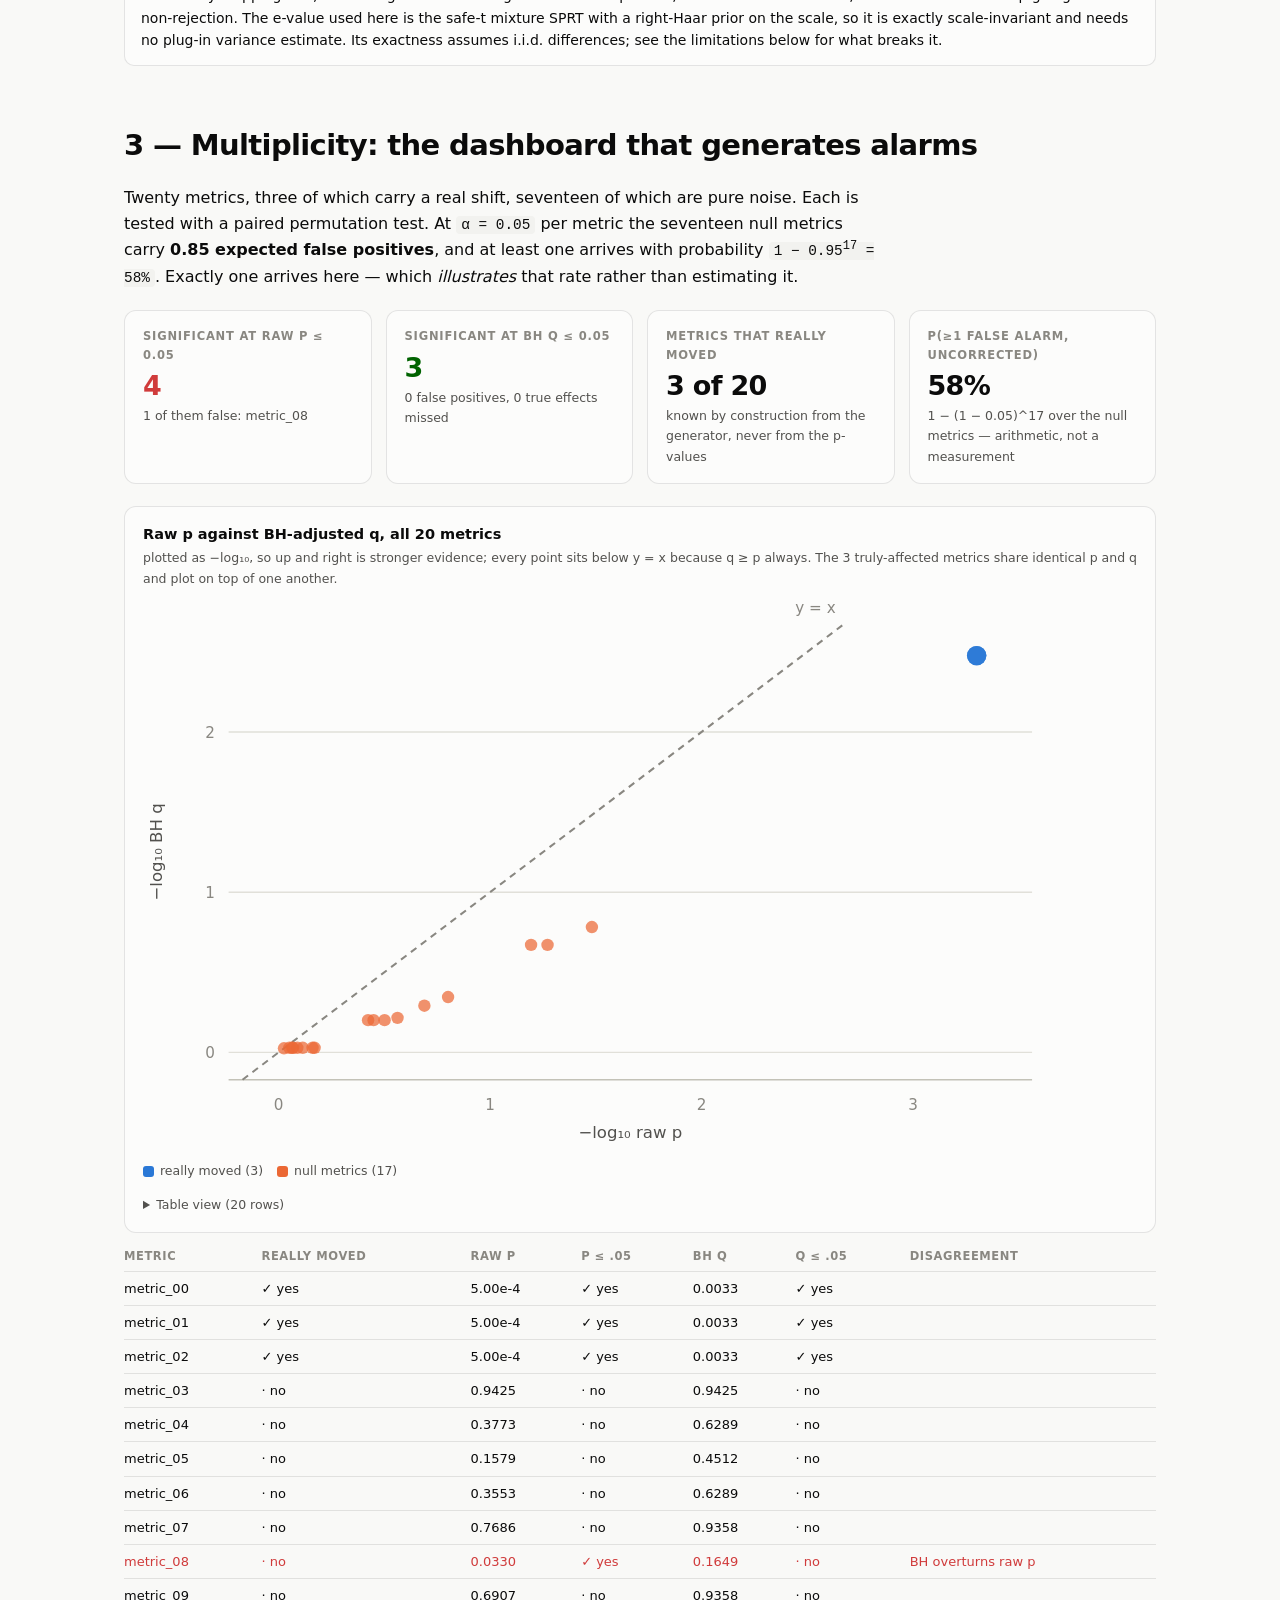
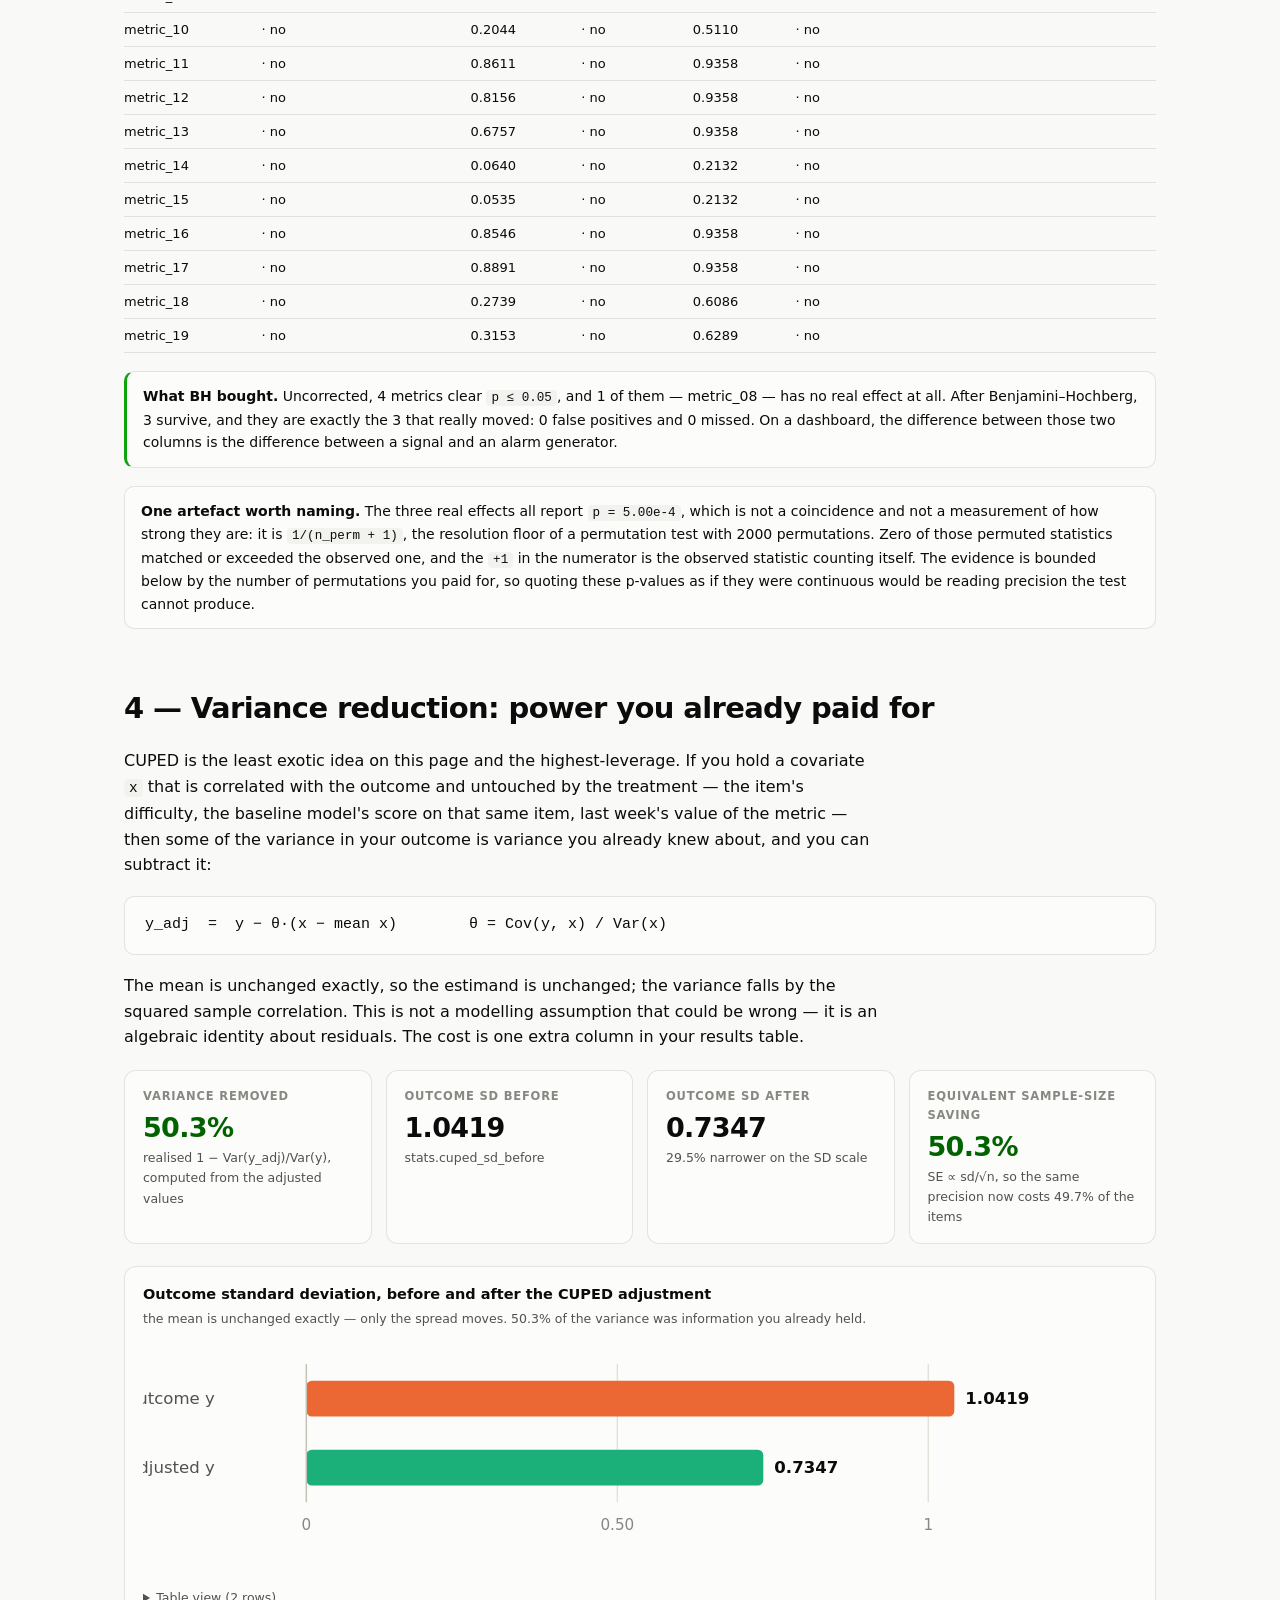
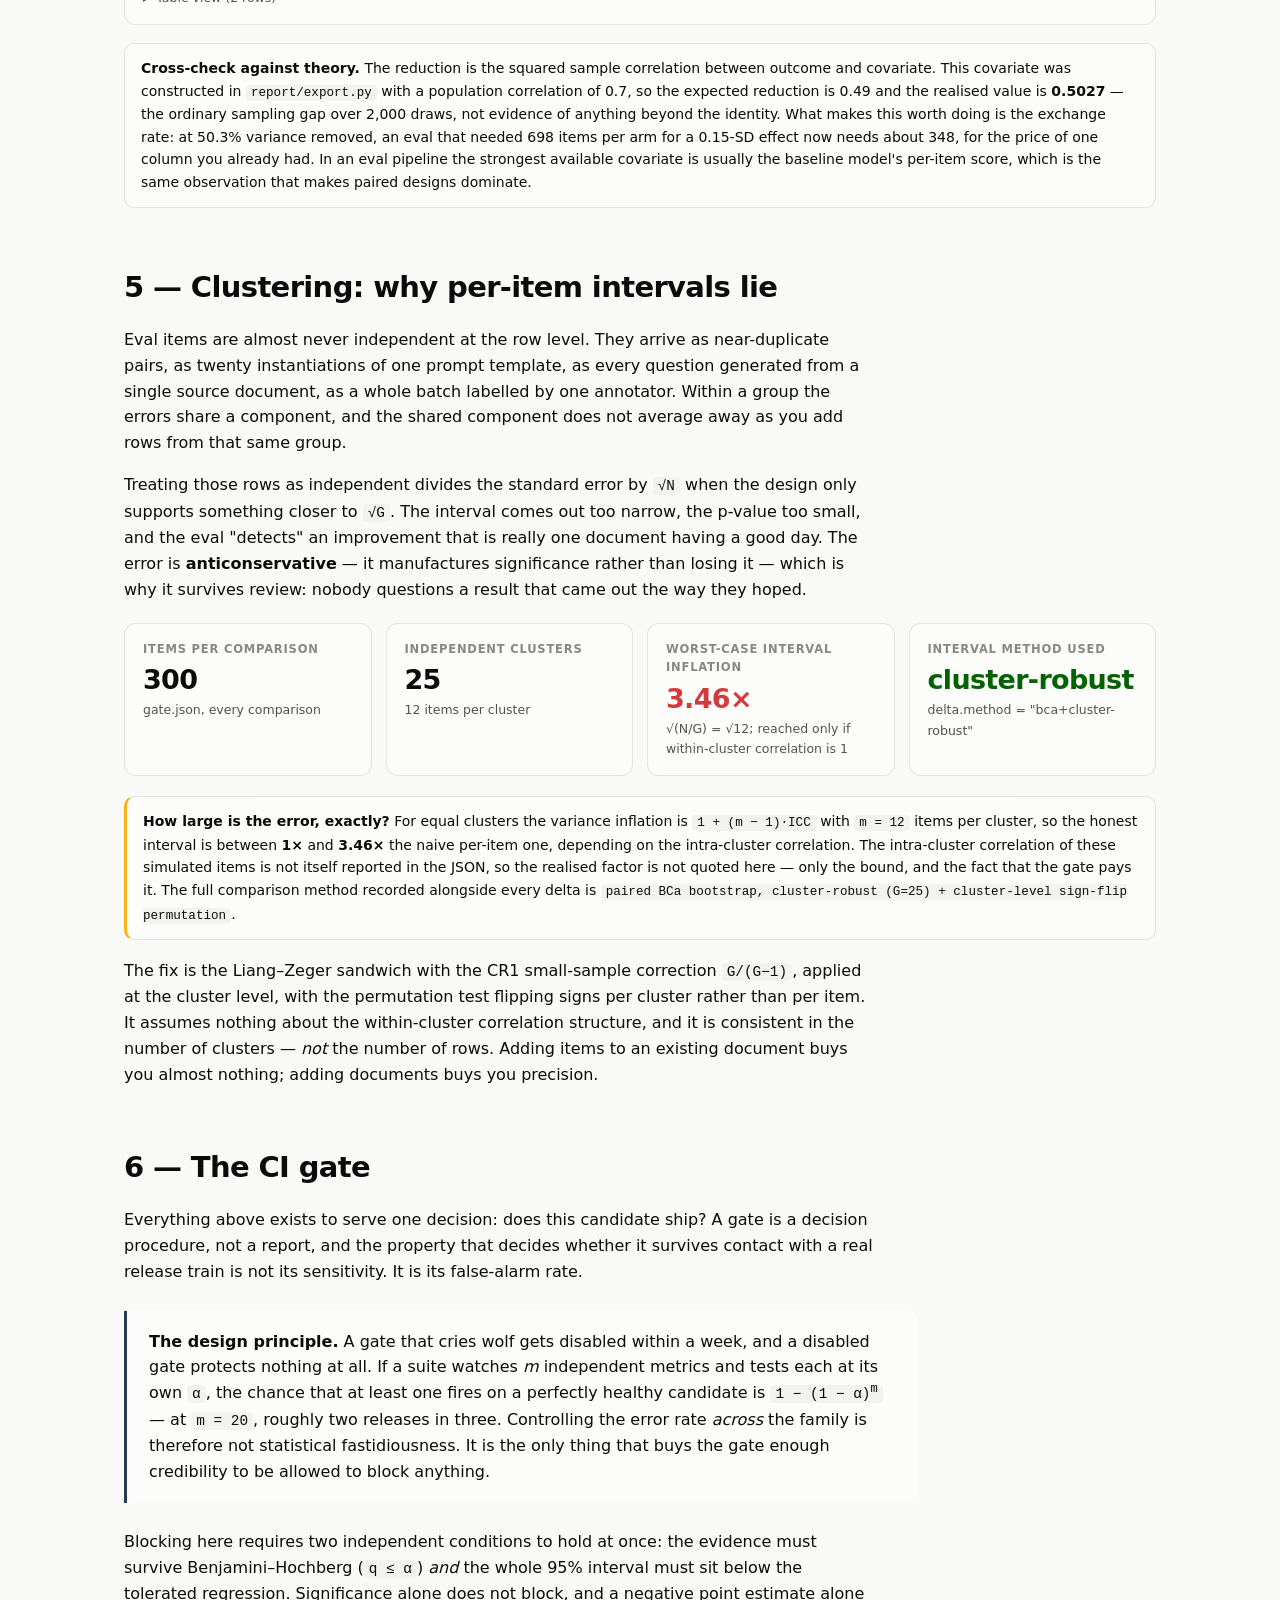
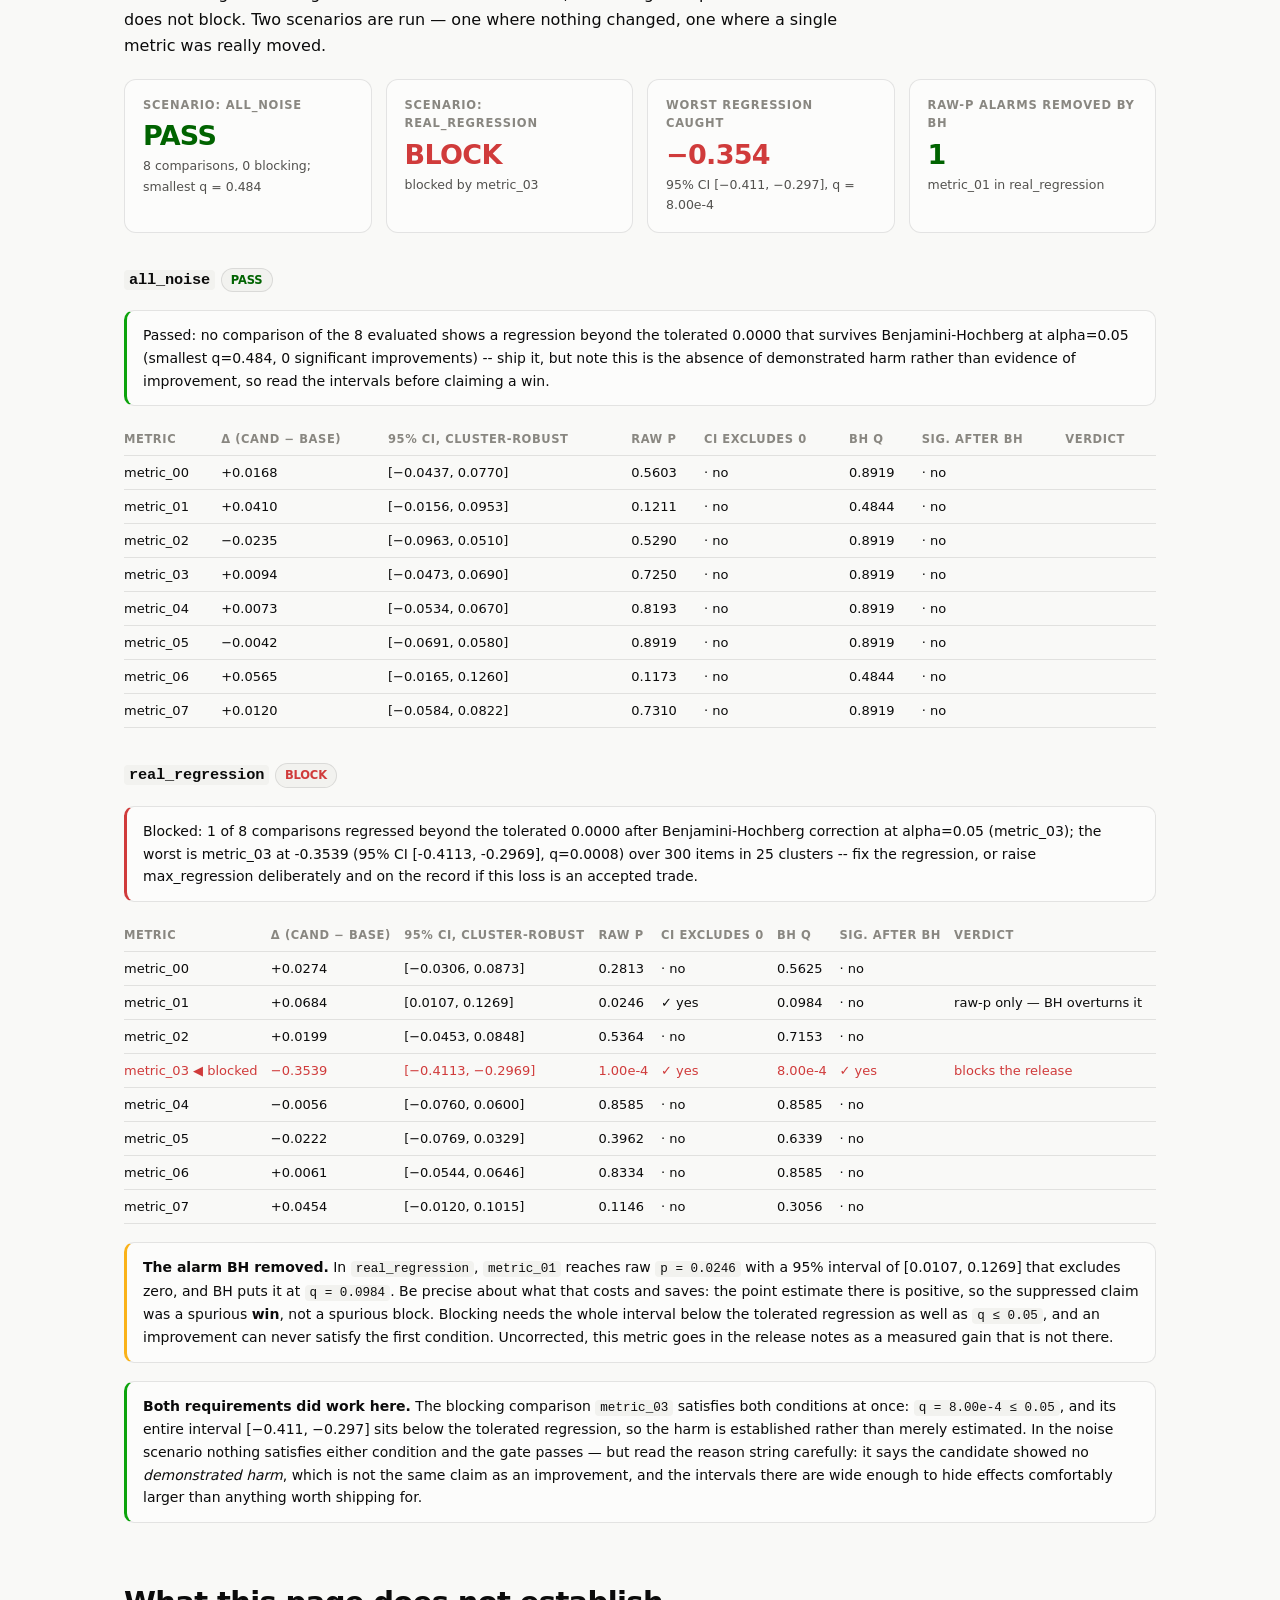
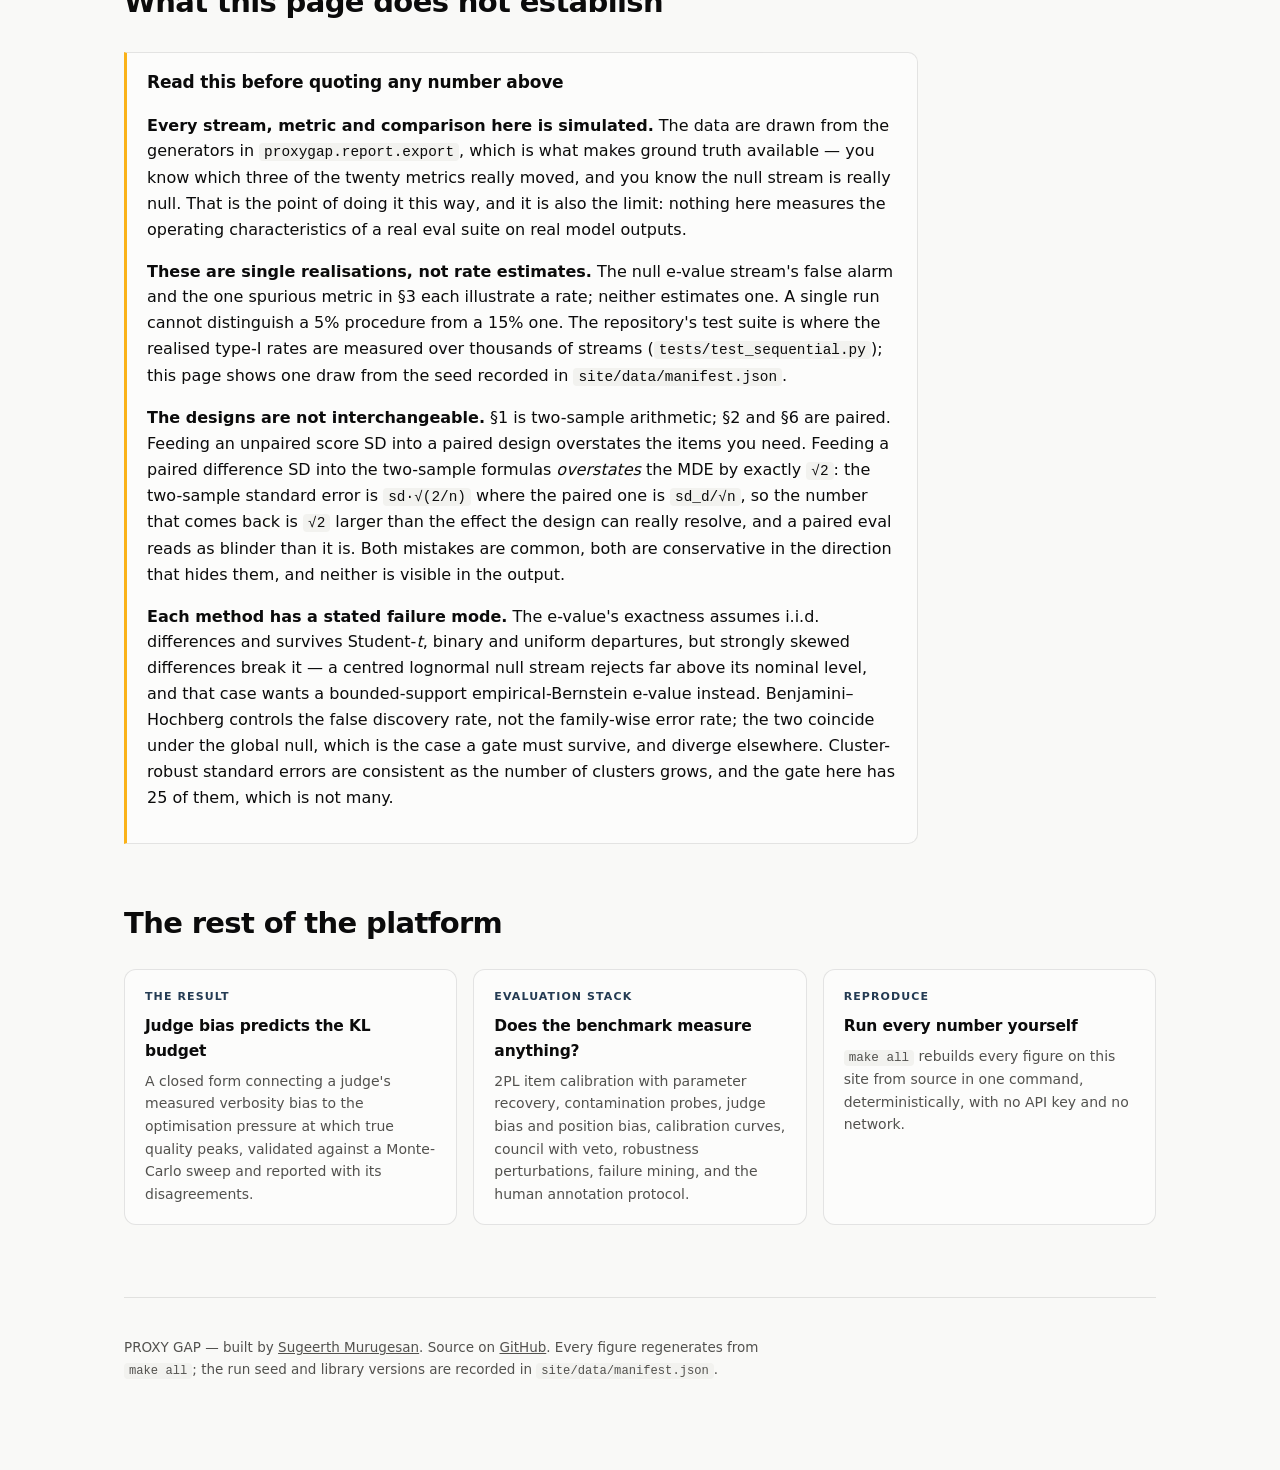
<file: site/statistics.html>
<!doctype html>
<html lang="en">
<head>
<meta charset="utf-8">
<meta name="viewport" content="width=device-width, initial-scale=1">
<title>Statistics: is the difference real? — PROXY GAP</title>
<meta name="description" content="Power and MDE, always-valid e-values, BH-FDR across many metrics, CUPED variance reduction, cluster-robust standard errors, and a CI gate that blocks a real regression and passes pure noise.">
<link rel="stylesheet" href="assets/styles.css">
<link rel="icon" href="data:image/svg+xml,<svg xmlns='http://www.w3.org/2000/svg' viewBox='0 0 100 100'><text y='.9em' font-size='90'>📐</text></svg>">
</head>
<body>

<div class="topbar"><div class="topbar-inner">
  <a class="brand" href="index.html">PROXY&nbsp;<span>GAP</span></a>
  <nav class="navlinks">
    <a href="index.html">The result</a>
    <a href="evaluation.html">Evaluation stack</a>
    <a href="statistics.html">Statistics</a>
    <a href="reproduce.html">Reproduce</a>
    <a href="https://github.com/sugeerth/proxy-gap">GitHub</a>
  </nav>
  <button class="theme-toggle" aria-label="Toggle colour theme">☾</button>
</div></div>

<main>

<section class="hero">
  <p class="eyebrow">Statistics</p>
  <h1>Is the difference<br><em>real?</em></h1>
  <p class="lede">
    Two failures shape applied evaluation, and they are the same failure seen from
    opposite sides. <strong>A regression can be reported that is not there</strong>
    — a dashboard watching twenty independent metrics at 5% raises at least one
    alarm on a perfectly healthy candidate about two times in three.
    <strong>A regression that is there can be missed</strong> — a 200-item-per-arm
    eval cannot resolve an effect below about 0.28 per-item score standard
    deviations at 80% power. Both of those are arithmetic about the procedures, not
    measurements of anyone's eval suite.
  </p>
  <p class="lede">
    Neither failure needs new methodology. Both are addressed by machinery that has
    been standard for decades and is often not wired into eval pipelines. This page
    runs that machinery on <strong>simulated</strong> data whose ground truth is
    known, so its operating characteristics can be checked rather than asserted.
  </p>
</section>

<div id="headline-stats"></div>

<section>
  <h2 id="power">1 — Power and the minimum detectable effect</h2>
  <p>
    The question a research scientist gets asked constantly is <em>"how many items do
    I need to detect a one-point difference?"</em>, and as posed it has no answer. A
    point of a benchmark score is not a unit of anything until you divide it by the
    per-item score standard deviation, and the item count depends on the design as
    much as on the effect. Name the effect in SD units and name the design, and the
    arithmetic is closed-form and takes no simulation at all.
  </p>
  <div id="power-answer"></div>
  <div id="power-stats"></div>
  <div id="fig-power"></div>
  <p>
    The second panel is the same fact read the other way. Power is the probability
    that a real difference of the target size is actually detected, and below the
    conventional 0.80 target you are running a test that mostly fails silently — the
    result comes back "not significant" and is filed as "no regression".
  </p>
  <div id="fig-power-2"></div>
  <div id="power-design"></div>
</section>

<section>
  <h2 id="sequential">2 — Sequential monitoring: peeking, legally</h2>
  <p>
    A fixed-<em>n</em> test is valid if you look at it once. Eval dashboards are
    looked at continuously, and "run the t-test after each new item, ship when
    <code>p &lt; 0.05</code>" is a peeking machine: the type-I error is whatever the
    number of looks makes it, not the number printed on the test.
  </p>
  <p>
    An <strong>e-value</strong> is the honest alternative. It is a test martingale —
    a Bayes factor for "there is an effect" against "there is none" — so under the
    null it has expectation 1 and Ville's inequality gives
    <code>P(∃n : E<sub>n</sub> ≥ 1/α) ≤ α</code> <em>simultaneously over every
    stopping rule</em>. You may peek after every single observation, stop when you
    like, and continue after a non-rejection. Nothing has to be declared in advance,
    including the sample size. A t-test permits none of that.
  </p>
  <p>
    One convention first, because the sign is load-bearing. <code>Δ̂</code> below is
    the running mean of the paired differences taken as <em>first arm minus
    second</em>, and the effect stream is built in <code>report/export.py</code> by
    adding a <code>+0.12</code> mean shift to the <em>second</em> arm. The negative
    <code>Δ̂</code> reported here is therefore the effect, not a regression. §6
    orients its deltas the other way round — candidate minus baseline — and labels
    every column accordingly.
  </p>
  <div id="seq-stats"></div>
  <div id="fig-seq"></div>
  <div id="seq-verdict"></div>
</section>

<section>
  <h2 id="multiplicity">3 — Multiplicity: the dashboard that generates alarms</h2>
  <p>
    Twenty metrics, three of which carry a real shift, seventeen of which are pure
    noise. Each is tested with a paired permutation test. At <code>α = 0.05</code>
    per metric the seventeen null metrics carry <strong>0.85 expected false
    positives</strong>, and at least one arrives with probability
    <code>1 − 0.95<sup>17</sup> = 58%</code>. Exactly one arrives here — which
    <em>illustrates</em> that rate rather than estimating it.
  </p>
  <div id="mult-stats"></div>
  <div id="fig-mult"></div>
  <div id="mult-table"></div>
  <div id="mult-verdict"></div>
</section>

<section>
  <h2 id="cuped">4 — Variance reduction: power you already paid for</h2>
  <p>
    CUPED is the least exotic idea on this page and the highest-leverage. If you hold
    a covariate <code>x</code> that is correlated with the outcome and untouched by
    the treatment — the item's difficulty, the baseline model's score on that same
    item, last week's value of the metric — then some of the variance in your outcome
    is variance you already knew about, and you can subtract it:
  </p>
  <div class="formula">y_adj  =  y − θ·(x − mean x)        θ = Cov(y, x) / Var(x)</div>
  <p>
    The mean is unchanged exactly, so the estimand is unchanged; the variance falls by
    the squared sample correlation. This is not a modelling assumption that could be
    wrong — it is an algebraic identity about residuals. The cost is one extra column
    in your results table.
  </p>
  <div id="cuped-stats"></div>
  <div id="fig-cuped"></div>
  <div id="cuped-note"></div>
</section>

<section>
  <h2 id="clustering">5 — Clustering: why per-item intervals lie</h2>
  <p>
    Eval items are almost never independent at the row level. They arrive as
    near-duplicate pairs, as twenty instantiations of one prompt template, as every
    question generated from a single source document, as a whole batch labelled by one
    annotator. Within a group the errors share a component, and the shared component
    does not average away as you add rows from that same group.
  </p>
  <p>
    Treating those rows as independent divides the standard error by
    <code>√N</code> when the design only supports something closer to
    <code>√G</code>. The interval comes out too narrow, the p-value too small, and the
    eval "detects" an improvement that is really one document having a good day. The
    error is <strong>anticonservative</strong> — it manufactures significance rather
    than losing it — which is why it survives review: nobody questions a result that
    came out the way they hoped.
  </p>
  <div id="cluster-stats"></div>
  <div id="cluster-note"></div>
  <p>
    The fix is the Liang–Zeger sandwich with the CR1 small-sample correction
    <code>G/(G−1)</code>, applied at the cluster level, with the permutation test
    flipping signs per cluster rather than per item. It assumes nothing about the
    within-cluster correlation structure, and it is consistent in the number of
    clusters — <em>not</em> the number of rows. Adding items to an existing document
    buys you almost nothing; adding documents buys you precision.
  </p>
</section>

<section>
  <h2 id="gate">6 — The CI gate</h2>
  <p>
    Everything above exists to serve one decision: does this candidate ship? A gate is
    a decision procedure, not a report, and the property that decides whether it
    survives contact with a real release train is not its sensitivity. It is its
    false-alarm rate.
  </p>

  <div class="claim">
    <strong>The design principle.</strong> A gate that cries wolf gets disabled within
    a week, and a disabled gate protects nothing at all. If a suite watches
    <em>m</em> independent metrics and tests each at its own <code>α</code>, the chance that at
    least one fires on a perfectly healthy candidate is <code>1 − (1 − α)<sup>m</sup></code>
    — at <code>m = 20</code>, roughly two releases in three. Controlling the error rate
    <em>across</em> the family is therefore not statistical fastidiousness. It is the
    only thing that buys the gate enough credibility to be allowed to block anything.
  </div>

  <p>
    Blocking here requires two independent conditions to hold at once: the evidence
    must survive Benjamini–Hochberg (<code>q ≤ α</code>) <em>and</em> the whole 95%
    interval must sit below the tolerated regression. Significance alone does not
    block, and a negative point estimate alone does not block. Two scenarios are run —
    one where nothing changed, one where a single metric was really moved.
  </p>

  <div id="gate-stats"></div>
  <div id="gate-scenarios"></div>
</section>

<section>
  <h2 id="limits">What this page does not establish</h2>
  <div class="honest">
    <h3>Read this before quoting any number above</h3>
    <p>
      <strong>Every stream, metric and comparison here is simulated.</strong> The data
      are drawn from the generators in <code>proxygap.report.export</code>, which is
      what makes ground truth available — you know which three of the twenty metrics
      really moved, and you know the null stream is really null. That is the point of
      doing it this way, and it is also the limit: nothing here measures the operating
      characteristics of a real eval suite on real model outputs.
    </p>
    <p>
      <strong>These are single realisations, not rate estimates.</strong> The null
      e-value stream's false alarm and the one spurious metric in §3 each illustrate a
      rate; neither estimates one. A single run cannot distinguish a 5% procedure from
      a 15% one. The repository's test suite is where the realised type-I rates are
      measured over thousands of streams (<code>tests/test_sequential.py</code>); this
      page shows one draw from the seed recorded in
      <code>site/data/manifest.json</code>.
    </p>
    <p>
      <strong>The designs are not interchangeable.</strong> §1 is two-sample
      arithmetic; §2 and §6 are paired. Feeding an unpaired score SD into a paired
      design overstates the items you need. Feeding a paired difference SD into the
      two-sample formulas <em>overstates</em> the MDE by exactly <code>√2</code>: the
      two-sample standard error is <code>sd·√(2/n)</code> where the paired one is
      <code>sd_d/√n</code>, so the number that comes back is <code>√2</code> larger
      than the effect the design can really resolve, and a paired eval reads as
      blinder than it is. Both mistakes are common, both are conservative in the
      direction that hides them, and neither is visible in the output.
    </p>
    <p>
      <strong>Each method has a stated failure mode.</strong> The e-value's exactness
      assumes i.i.d. differences and survives Student-<em>t</em>, binary and uniform
      departures, but strongly skewed differences break it — a centred lognormal null
      stream rejects far above its nominal level, and that case wants a
      bounded-support empirical-Bernstein e-value instead. Benjamini–Hochberg controls
      the false discovery rate, not the family-wise error rate; the two coincide under
      the global null, which is the case a gate must survive, and diverge elsewhere.
      Cluster-robust standard errors are consistent as the number of clusters grows,
      and the gate here has 25 of them, which is not many.
    </p>
  </div>
</section>

<section>
  <h2 id="explore">The rest of the platform</h2>
  <div class="cards">
    <a class="card" href="index.html">
      <span class="kicker">The result</span>
      <h3>Judge bias predicts the KL budget</h3>
      <p>A closed form connecting a judge's measured verbosity bias to the
      optimisation pressure at which true quality peaks, validated against a
      Monte-Carlo sweep and reported with its disagreements.</p>
    </a>
    <a class="card" href="evaluation.html">
      <span class="kicker">Evaluation stack</span>
      <h3>Does the benchmark measure anything?</h3>
      <p>2PL item calibration with parameter recovery, contamination probes, judge
      bias and position bias, calibration curves, council with veto, robustness
      perturbations, failure mining, and the human annotation protocol.</p>
    </a>
    <a class="card" href="reproduce.html">
      <span class="kicker">Reproduce</span>
      <h3>Run every number yourself</h3>
      <p><code>make all</code> rebuilds every figure on this site from source in one
      command, deterministically, with no API key and no network.</p>
    </a>
  </div>
</section>

<footer>
  <p>
    PROXY GAP — built by <a href="https://sugeerth.github.io">Sugeerth Murugesan</a>.
    Source on <a href="https://github.com/sugeerth/proxy-gap">GitHub</a>.
    Every figure regenerates from <code>make all</code>; the run seed and library versions
    are recorded in <code>site/data/manifest.json</code>.
  </p>
</footer>

</main>

<script src="data/bundle.js" onerror="window.__PROXYGAP_BUNDLE_MISSING__=true"></script>
<script type="module">
import { initChrome, onThemeChange } from './assets/app.js';
import { lineChart, barChart, scatterChart, statTiles, loadData, failNotice, fmt } from './assets/viz.js';

initChrome();

const $ = (id) => document.getElementById(id);

const pct = (v, d = 1) => `${(100 * v).toFixed(d)}%`;
const pv = (v) => (v < 1e-3 ? v.toExponential(2) : v.toFixed(4));
const sgn = (v, d = 4) => (v >= 0 ? '+' : '−') + Math.abs(v).toFixed(d);
/* Typographic minus (U+2212), so a negative delta does not read as a hyphen. */
const nf = (v, d = 4) => (v < 0 ? '−' : '') + Math.abs(v).toFixed(d);
const mark = (b) => (b ? '✓ yes' : '· no');
const esc = (s) => String(s).replace(/[&<>]/g, (c) => ({ '&': '&amp;', '<': '&lt;', '>': '&gt;' }[c]));

/* e-values span twelve orders of magnitude, and lineChart's y scale is linear,
 * so the transform is done here and declared in the axis label. */
const LOG10 = (v) => Math.log10(Math.max(v, 1e-12));
const ALPHA = 0.05;
const EBOUND = 1 / ALPHA;

const HOSTS = [
  'headline-stats', 'power-answer', 'power-stats', 'fig-power', 'fig-power-2',
  'power-design', 'seq-stats', 'fig-seq', 'seq-verdict', 'mult-stats', 'fig-mult',
  'mult-table', 'mult-verdict', 'cuped-stats', 'fig-cuped', 'cuped-note',
  'cluster-stats', 'cluster-note', 'gate-stats', 'gate-scenarios',
];

/* Run one section; a failure is contained to that section's hosts. */
function section(ids, fn) {
  try {
    fn();
  } catch (e) {
    ids.forEach((id) => { const h = $(id); if (h) failNotice(h, e); });
  }
}

async function render() {
  let stats, gate;
  try {
    [stats, gate] = await Promise.all([loadData('stats'), loadData('gate')]);
  } catch (e) {
    HOSTS.forEach((id) => { const h = $(id); if (h) failNotice(h, e); });
    return;
  }

  const pcurve = stats.power_curve;
  const mult = stats.multiplicity;
  const seEff = stats.sequential_effect;
  const seNull = stats.sequential_null;
  const scenarios = gate.scenarios;

  const rawSig = mult.filter((m) => m.p <= ALPHA);
  const bhSig = mult.filter((m) => m.q <= ALPHA);
  const truly = mult.filter((m) => m.truly_affected);

  /* ------------------------------------------------------ headline tiles -- */
  section(['headline-stats'], () => {
    const at200 = pcurve.find((p) => p.n_items === 200);
    statTiles($('headline-stats'), [
      {
        label: 'Items per arm for a 0.15 SD effect',
        value: String(stats.required_n_for_0_15),
        note: 'two-sample, two-sided α = 0.05, 80% power',
      },
      {
        label: 'What 200 items can actually see',
        value: `${stats.mde_at_200.toFixed(2)} SD`,
        tone: 'critical',
        note: at200 ? `power against 0.15 SD is only ${pct(at200.power_at_target)}` : '',
      },
      {
        label: 'Metrics called significant',
        value: `${rawSig.length} → ${bhSig.length}`,
        note: `raw p vs BH q across ${mult.length} metrics; ${truly.length} really moved`,
      },
      {
        label: 'Variance removed by CUPED',
        value: pct(stats.cuped_reduction),
        tone: 'good',
        note: 'from one pre-experiment covariate, no extra labels',
      },
    ]);
  });

  /* ----------------------------------------------- 1. power and the MDE --- */
  section(['power-answer', 'power-stats', 'fig-power', 'fig-power-2', 'power-design'], () => {
    const at200 = pcurve.find((p) => p.n_items === 200);
    const first80 = pcurve.find((p) => p.power_at_target >= 0.80);

    $('power-answer').innerHTML = `
      <div class="notice">
        <strong>The answer, for this design.</strong> To detect a difference of
        <strong>0.15</strong> per-item score standard deviations at 80% power and a
        two-sided α of 0.05, you need
        <strong>${stats.required_n_for_0_15} items per arm</strong>. Run 200 instead and
        the smallest effect you can resolve is
        <strong>${stats.mde_at_200.toFixed(4)} SD</strong> — roughly
        ${(stats.mde_at_200 / 0.15).toFixed(1)}× larger than the effect you were
        asking about. The 0.15-SD regression is still there; the eval just has
        ${at200 ? pct(at200.power_at_target) : '—'} chance of noticing it.
      </div>`;

    statTiles($('power-stats'), [
      { label: 'Required n per arm (0.15 SD)', value: String(stats.required_n_for_0_15),
        note: 'stats.required_n_for_0_15' },
      { label: 'MDE at n = 200 per arm', value: stats.mde_at_200.toFixed(4),
        note: 'in units of the per-item score SD' },
      { label: 'Power at n = 200 vs 0.15 SD', value: at200 ? pct(at200.power_at_target) : '—',
        tone: 'critical',
        note: at200 ? `${pct(1 - at200.power_at_target)} of real 0.15-SD moves are missed` : '' },
      { label: 'Smallest grid point clearing 80%', value: first80 ? `n = ${first80.n_items}` : 'none on grid',
        tone: 'good',
        note: first80 ? `power ${pct(first80.power_at_target)}, MDE ${first80.mde.toFixed(3)}` : '' },
    ]);

    lineChart($('fig-power'), {
      title: 'Minimum detectable effect against eval size',
      subtitle: 'MDE = (z₁₋α⁄₂ + zₚₒwₑᵣ) · sd · √(2/n). Halving the MDE costs four times the items.',
      xScale: 'log',
      xLabel: 'items per arm (log scale)',
      yLabel: 'minimum detectable effect (score SD)',
      xFormat: (v) => (v >= 1000 ? `${v / 1000}k` : String(Math.round(v))),
      yFormat: (v) => v.toFixed(2),
      height: 360,
      vrules: [
        { at: 200, label: `n = 200 → MDE ${stats.mde_at_200.toFixed(2)}` },
        { at: stats.required_n_for_0_15, label: `n = ${stats.required_n_for_0_15} → 0.15` },
      ],
      series: [
        { label: 'MDE at 80% power', points: pcurve.map((p) => [p.n_items, p.mde]) },
      ],
    });

    barChart($('fig-power-2'), {
      title: 'Power to detect a 0.15 SD difference',
      subtitle: '0.80 is the conventional target; below it the test mostly fails quietly and gets read as "no regression"',
      xLabel: 'power against a 0.15 SD effect',
      yLabel: 'items per arm',
      height: 60 + pcurve.length * 42,
      rows: pcurve.map((p) => ({
        label: `n = ${p.n_items}`,
        value: p.power_at_target,
        slot: p.power_at_target >= 0.80 ? 2 : 1,
        format: (v) => v.toFixed(3),
      })),
    });

    $('power-design').innerHTML = `
      <div class="notice notice-warn">
        <strong>The design the formula assumes.</strong> Two-sample difference of
        means: two independent groups scored on <em>disjoint</em> item sets, equal
        allocation, a common per-item score SD, two-sided test.
        <code>n</code> is per arm, so ${stats.required_n_for_0_15} means
        ${2 * stats.required_n_for_0_15} scored responses in total.
        <strong>Most eval work is paired</strong> — both models answer the same
        items — and pairing is strictly stronger: the standard error becomes
        <code>sd_d/√n</code> in the SD of the <em>within-item differences</em>, so
        <code>MDE_paired = MDE/√2</code> and the required n halves — to
        ${Math.ceil(stats.required_n_for_0_15 / 2)} items <em>if</em> <code>sd_d</code>
        equalled the score SD of 1.0 used above, and to fewer still once you
        substitute the real <code>sd_d</code> in place of the raw score SD. That
        substitution is the whole trick, and it is where pairing earns its keep: when item difficulty dominates
        the variance, <code>sd_d</code> is far below the score SD, which is how a
        300-item paired eval can beat an A/B test with 3,000 per arm. Clustered items
        push the other way — multiply the requirement by the design effect
        (§5) before quoting it.
      </div>`;
  });

  /* ------------------------------------------ 2. sequential monitoring ---- */
  section(['seq-stats', 'fig-seq', 'seq-verdict'], () => {
    const peak = (rows) => rows.reduce((a, b) => (b.e_value > a.e_value ? b : a), rows[0]);
    const pkEff = peak(seEff);
    const pkNull = peak(seNull);
    const lastEff = seEff[seEff.length - 1];
    const lastNull = seNull[seNull.length - 1];
    const ci = stats.bootstrap_interval;

    const stopWord = (v) => (v === null || v === undefined ? 'never' : `n = ${v}`);

    statTiles($('seq-stats'), [
      { label: 'Effect stream stopped at', value: stopWord(stats.sequential_effect_stop),
        tone: 'good',
        note: `first crossing of e ≥ ${EBOUND}; the stream really has a non-zero mean difference` },
      { label: 'Null stream stopped at', value: stopWord(stats.sequential_null_stop),
        tone: stats.sequential_null_stop === null ? 'good' : 'critical',
        note: stats.sequential_null_stop === null
          ? 'never crossed the boundary — the correct behaviour under the null'
          : 'it crossed. This is a false alarm; see the note below the chart.' },
      { label: 'Peak e-value, effect stream', value: fmt(pkEff.e_value),
        note: `on the recorded grid, at n = ${pkEff.n_seen}; final Δ̂ = ${nf(lastEff.delta_hat)}` },
      { label: 'Peak e-value, null stream', value: pkNull.e_value.toFixed(1),
        note: `on the recorded grid, at n = ${pkNull.n_seen}; decays to ${lastNull.e_value.toFixed(3)} by n = ${lastNull.n_seen}; final Δ̂ = ${nf(lastNull.delta_hat)}` },
      { label: 'Fixed-sample BCa interval', value: `[${nf(ci.low, 3)}, ${nf(ci.high, 3)}]`,
        note: `same effect stream, point ${nf(ci.point)}, ${pct(ci.level, 0)} level, method "${esc(ci.method)}"` },
    ]);

    const evSeries = (rows, label) => ({
      label,
      points: rows.map((r) => [r.n_seen, LOG10(r.e_value)]),
    });

    const xMin = Math.min(seEff[0].n_seen, seNull[0].n_seen);
    const xMax = Math.max(lastEff.n_seen, lastNull.n_seen);
    const stops = [stats.sequential_effect_stop, stats.sequential_null_stop]
      .filter((v) => v !== null && v !== undefined);

    lineChart($('fig-seq'), {
      title: 'An always-valid e-value under a real effect and under the null',
      subtitle: 'plotted every 4th observation; the reported stopping times come from the full stream, so they sit just left of the visible crossings',
      xScale: 'log',
      xLabel: 'observations seen (log scale)',
      yLabel: 'log₁₀ e-value',
      xFormat: (v) => String(Math.round(v)),
      yFormat: (v) => (Math.abs(v) < 1e-9 ? '1' : `1e${Math.round(v)}`),
      yTicks: 8,
      height: 400,
      markers: false,
      bands: stops.length === 2
        ? [{ from: Math.min(...stops), to: Math.max(...stops),
             label: `first crossings: n = ${stats.sequential_effect_stop} (effect), n = ${stats.sequential_null_stop} (null)` }]
        : [],
      series: [
        evSeries(seEff, 'effect stream'),
        evSeries(seNull, 'null stream'),
        {
          label: `reject boundary  1/α = ${EBOUND}`,
          dashed: true,
          points: [[xMin, LOG10(EBOUND)], [xMax, LOG10(EBOUND)]],
        },
      ],
    });

    const nullFired = stats.sequential_null_stop !== null && stats.sequential_null_stop !== undefined;
    $('seq-verdict').innerHTML = `
      <div class="notice ${nullFired ? 'notice-warn' : 'notice-good'}">
        <strong>What the two streams did.</strong> The effect stream crossed
        <code>1/α = ${EBOUND}</code> at
        <strong>n = ${stats.sequential_effect_stop}</strong> and then ran away,
        reaching ${fmt(pkEff.e_value)} by n = ${lastEff.n_seen} — evidence
        accumulating without bound, as it should when the alternative is true.
        ${nullFired
          ? `The null stream <strong>also crossed</strong>, at
             <strong>n = ${stats.sequential_null_stop}</strong>, peaking at
             ${pkNull.e_value.toFixed(1)} on the recorded grid before decaying back to
             ${lastNull.e_value.toFixed(3)}. <strong>That is a type-I error, and it
             is reported rather than reseeded.</strong> It is not a failure of the
             method: Ville's inequality bounds the probability that a null stream
             <em>ever</em> crosses at α = ${ALPHA}, and this is one run.
             Observing a crossing in a single null stream is a
             ${pct(ALPHA, 0)}-probability event by construction. Note the shape as
             well as the crossing — a null e-value is a non-negative martingale,
             so it wanders and returns; the guarantee is on the supremum, not on the
             endpoint. Reading the endpoint (${lastNull.e_value.toFixed(3)}, decisive
             evidence <em>for</em> the null) would have told you the truth here, but
             that is hindsight, not a rule you are allowed to apply.`
          : `The null stream never crossed the boundary at any of its
             ${seNull.length} recorded looks. <strong>That is the correct
             behaviour</strong>, not a weak result: an anytime-valid test is supposed
             to sit below the boundary forever when there is nothing to find.`}
      </div>
      <div class="notice">
        <strong>Why not just use the t-test?</strong> Because it is only valid at the
        look you declared in advance. The e-value's guarantee holds simultaneously
        over every stopping rule, so nothing needs declaring — not the sample
        size, not the number of looks, not the decision to keep going after a
        non-rejection. The e-value used here is the safe-t mixture SPRT with a
        right-Haar prior on the scale, so it is exactly scale-invariant and needs no
        plug-in variance estimate. Its exactness assumes i.i.d. differences; see the
        limitations below for what breaks it.
      </div>`;
  });

  /* ---------------------------------------------------- 3. multiplicity --- */
  section(['mult-stats', 'fig-mult', 'mult-table', 'mult-verdict'], () => {
    const rawFalse = rawSig.filter((m) => !m.truly_affected);
    const bhFalse = bhSig.filter((m) => !m.truly_affected);
    const bhMissed = truly.filter((m) => m.q > ALPHA);
    const m = mult.length;
    const anyFalse = 1 - Math.pow(1 - ALPHA, m - truly.length);
    const pFloor = Math.min(...mult.map((x) => x.p));

    statTiles($('mult-stats'), [
      { label: 'Significant at raw p ≤ 0.05', value: String(rawSig.length),
        tone: rawFalse.length ? 'critical' : undefined,
        note: rawFalse.length
          ? `${rawFalse.length} of them false: ${rawFalse.map((x) => esc(x.metric)).join(', ')}`
          : 'no false positives in this draw' },
      { label: 'Significant at BH q ≤ 0.05', value: String(bhSig.length),
        tone: 'good',
        note: `${bhFalse.length} false positives, ${bhMissed.length} true effects missed` },
      { label: 'Metrics that really moved', value: `${truly.length} of ${m}`,
        note: 'known by construction from the generator, never from the p-values' },
      { label: 'P(≥1 false alarm, uncorrected)', value: pct(anyFalse, 0),
        note: `1 − (1 − ${ALPHA})^${m - truly.length} over the null metrics — arithmetic, not a measurement` },
    ]);

    const grp = (want) => ({
      label: want ? `really moved (${truly.length})` : `null metrics (${mult.length - truly.length})`,
      radius: want ? 7 : 4.5,
      points: mult.filter((x) => x.truly_affected === want)
        .map((x) => [-LOG10(x.p), -LOG10(x.q), x.metric]),
    });

    scatterChart($('fig-mult'), {
      title: 'Raw p against BH-adjusted q, all 20 metrics',
      subtitle: `plotted as −log₁₀, so up and right is stronger evidence; every point sits below y = x because q ≥ p always. The ${truly.length} truly-affected metrics share identical p and q and plot on top of one another.`,
      xLabel: '−log₁₀ raw p',
      yLabel: '−log₁₀ BH q',
      identity: true,
      height: 400,
      groups: [grp(true), grp(false)],
    });

    const rows = mult.map((x) => {
      const disagree = (x.p <= ALPHA) !== (x.q <= ALPHA);
      return `<tr${disagree ? ' style="color:var(--critical)"' : ''}>
        <td>${esc(x.metric)}</td>
        <td>${x.truly_affected ? '✓ yes' : '· no'}</td>
        <td>${pv(x.p)}</td>
        <td>${mark(x.p <= ALPHA)}</td>
        <td>${pv(x.q)}</td>
        <td>${mark(x.q <= ALPHA)}</td>
        <td>${disagree ? 'BH overturns raw p' : ''}</td>
      </tr>`;
    }).join('');

    $('mult-table').innerHTML = `
      <table>
        <thead><tr>
          <th>metric</th><th>really moved</th><th>raw p</th><th>p ≤ .05</th>
          <th>BH q</th><th>q ≤ .05</th><th>disagreement</th>
        </tr></thead>
        <tbody>${rows}</tbody>
      </table>`;

    $('mult-verdict').innerHTML = `
      <div class="notice ${bhFalse.length === 0 && bhMissed.length === 0 ? 'notice-good' : 'notice-warn'}">
        <strong>What BH bought.</strong> Uncorrected, ${rawSig.length} metrics clear
        <code>p ≤ ${ALPHA}</code>${rawFalse.length
          ? `, and ${rawFalse.length} of them — ${rawFalse.map((x) => esc(x.metric)).join(', ')} — has no real effect at all.`
          : '.'}
        After Benjamini–Hochberg, ${bhSig.length} survive, and they are exactly
        the ${truly.length} that really moved:
        ${bhFalse.length} false positives and ${bhMissed.length} missed. On a
        dashboard, the difference between those two columns is the difference between
        a signal and an alarm generator.
      </div>
      <div class="notice">
        <strong>One artefact worth naming.</strong> The three real effects all report
        <code>p = ${pv(pFloor)}</code>, which is not a coincidence and not a
        measurement of how strong they are: it is
        <code>1/(n_perm + 1)</code>, the resolution floor of a permutation test with
        ${Math.round(1 / pFloor) - 1} permutations. Zero of those permuted statistics
        matched or exceeded the observed one, and the <code>+1</code> in the numerator
        is the observed statistic counting itself.
        The evidence is bounded below by the number of permutations
        you paid for, so quoting these p-values as if they were continuous would be
        reading precision the test cannot produce.
      </div>`;
  });

  /* ------------------------------------------------ 4. CUPED ------------- */
  section(['cuped-stats', 'fig-cuped', 'cuped-note'], () => {
    const before = stats.cuped_sd_before;
    const after = stats.cuped_sd_after;
    const red = stats.cuped_reduction;

    statTiles($('cuped-stats'), [
      { label: 'Variance removed', value: pct(red), tone: 'good',
        note: 'realised 1 − Var(y_adj)/Var(y), computed from the adjusted values' },
      { label: 'Outcome SD before', value: before.toFixed(4), note: 'stats.cuped_sd_before' },
      { label: 'Outcome SD after', value: after.toFixed(4),
        note: `${pct(1 - after / before)} narrower on the SD scale` },
      { label: 'Equivalent sample-size saving', value: pct(red),
        tone: 'good',
        note: 'SE ∝ sd/√n, so the same precision now costs '
              + `${pct(1 - red)} of the items` },
    ]);

    barChart($('fig-cuped'), {
      title: 'Outcome standard deviation, before and after the CUPED adjustment',
      subtitle: `the mean is unchanged exactly — only the spread moves. ${pct(red)} of the variance was information you already held.`,
      xLabel: 'standard deviation of the outcome',
      yLabel: 'series',
      height: 170,
      rows: [
        { label: 'raw outcome y', value: before, slot: 1, format: (v) => v.toFixed(4) },
        { label: 'CUPED-adjusted y', value: after, slot: 2, format: (v) => v.toFixed(4) },
      ],
    });

    $('cuped-note').innerHTML = `
      <div class="notice">
        <strong>Cross-check against theory.</strong> The reduction is the squared
        sample correlation between outcome and covariate. This covariate was
        constructed in <code>report/export.py</code> with a population correlation of
        0.7, so the expected reduction is 0.49 and the realised value is
        <strong>${red.toFixed(4)}</strong> — the ordinary sampling gap over 2,000
        draws, not evidence of anything beyond the identity. What makes this worth
        doing is the exchange rate: at ${pct(red)} variance removed, an eval that
        needed ${stats.required_n_for_0_15} items per arm for a 0.15-SD effect now
        needs about ${Math.ceil(stats.required_n_for_0_15 * (1 - red))}, for the price
        of one column you already had. In an eval pipeline the strongest available
        covariate is usually the baseline model's per-item score, which is the same
        observation that makes paired designs dominate.
      </div>`;
  });

  /* --------------------------------------------------- 5. clustering ----- */
  section(['cluster-stats', 'cluster-note'], () => {
    const c0 = scenarios[0].decision.comparisons[0];
    const perCluster = c0.n_items / c0.n_clusters;
    const worst = Math.sqrt(c0.n_items / c0.n_clusters);

    statTiles($('cluster-stats'), [
      { label: 'Items per comparison', value: String(c0.n_items), note: 'gate.json, every comparison' },
      { label: 'Independent clusters', value: String(c0.n_clusters),
        note: `${perCluster} items per cluster` },
      { label: 'Worst-case interval inflation', value: `${worst.toFixed(2)}×`,
        tone: 'critical',
        note: `√(N/G) = √${perCluster}; reached only if within-cluster correlation is 1` },
      { label: 'Interval method used', value: 'cluster-robust',
        tone: 'good', note: `delta.method = "${esc(c0.delta.method)}"` },
    ]);

    $('cluster-note').innerHTML = `
      <div class="notice notice-warn">
        <strong>How large is the error, exactly?</strong> For equal clusters the
        variance inflation is <code>1 + (m − 1)·ICC</code> with
        <code>m = ${perCluster}</code> items per cluster, so the honest interval is
        between <strong>1×</strong> and <strong>${worst.toFixed(2)}×</strong>
        the naive per-item one, depending on the intra-cluster correlation. The
        intra-cluster correlation of these simulated items is not itself reported in
        the JSON, so the realised factor is not quoted here — only the bound, and
        the fact that the gate pays it. The full comparison method recorded alongside
        every delta is
        <code>${esc(c0.method)}</code>.
      </div>`;
  });

  /* --------------------------------------------------- 6. the CI gate ---- */
  section(['gate-stats', 'gate-scenarios'], () => {
    const byName = (list) => Object.fromEntries(list.map((c) => [c.name, c]));

    const noise = scenarios.find((s) => s.name === 'all_noise') || scenarios[0];
    const regress = scenarios.find((s) => s.name === 'real_regression') || scenarios[1];

    const worstOf = (s) => s.decision.comparisons
      .filter((c) => s.decision.blocked_by.includes(c.name))
      .sort((a, b) => a.delta.point - b.delta.point)[0];
    const worst = worstOf(regress);

    /* Alarms that the raw analysis would have raised and BH removed. */
    const suppressed = scenarios.flatMap((s) => {
      const bh = byName(s.decision.comparisons);
      return s.comparisons
        .filter((c) => c.significant && !bh[c.name].significant)
        .map((c) => ({ scenario: s.name, comp: c }));
    });

    statTiles($('gate-stats'), [
      { label: 'Scenario: all_noise', value: noise.decision.passed ? 'PASS' : 'BLOCK',
        tone: noise.decision.passed ? 'good' : 'critical',
        note: `${noise.decision.n_looks} comparisons, ${noise.decision.blocked_by.length} blocking; `
              + `smallest q = ${Math.min(...noise.decision.comparisons.map((c) => c.q_value)).toFixed(3)}` },
      { label: 'Scenario: real_regression', value: regress.decision.passed ? 'PASS' : 'BLOCK',
        tone: regress.decision.passed ? 'good' : 'critical',
        note: regress.decision.blocked_by.length
          ? `blocked by ${regress.decision.blocked_by.map(esc).join(', ')}`
          : 'nothing blocked' },
      { label: 'Worst regression caught', value: worst ? sgn(worst.delta.point, 3) : '—',
        tone: 'critical',
        note: worst
          ? `95% CI [${nf(worst.delta.low, 3)}, ${nf(worst.delta.high, 3)}], q = ${pv(worst.q_value)}`
          : '' },
      { label: 'Raw-p alarms removed by BH', value: String(suppressed.length),
        tone: 'good',
        note: suppressed.length
          ? suppressed.map((s) => `${esc(s.comp.name)} in ${esc(s.scenario)}`).join('; ')
          : 'the two analyses agreed on every comparison' },
    ]);

    const scenarioBlock = (s) => {
      const bh = byName(s.decision.comparisons);
      const passed = s.decision.passed;
      const rows = s.comparisons.map((raw) => {
        const c = bh[raw.name];
        const blocks = s.decision.blocked_by.includes(c.name);
        const flipped = raw.significant !== c.significant;
        const style = blocks ? ' style="color:var(--critical)"' : '';
        return `<tr${style}>
          <td>${esc(c.name)}${blocks ? ' ◀ blocked' : ''}</td>
          <td>${sgn(c.delta.point)}</td>
          <td>[${nf(c.delta.low)}, ${nf(c.delta.high)}]</td>
          <td>${pv(raw.p_value)}</td>
          <td>${mark(raw.significant)}</td>
          <td>${pv(c.q_value)}</td>
          <td>${mark(c.significant)}</td>
          <td>${blocks ? 'blocks the release' : flipped ? 'raw-p only — BH overturns it' : ''}</td>
        </tr>`;
      }).join('');

      return `
        <h3 id="gate-${esc(s.name)}"><code>${esc(s.name)}</code>
          <span class="pill" style="color:var(--${passed ? 'success-text' : 'critical'})">
            ${passed ? 'PASS' : 'BLOCK'}
          </span>
        </h3>
        <div class="notice ${passed ? 'notice-good' : 'notice-bad'}">
          ${esc(s.decision.reason)}
        </div>
        <div class="table-scroll">
        <table>
          <thead><tr>
            <th>metric</th>
            <th>Δ (cand − base)</th>
            <th>95% CI, cluster-robust</th>
            <th>raw p</th>
            <th>CI excludes 0</th>
            <th>BH q</th>
            <th>sig. after BH</th>
            <th>verdict</th>
          </tr></thead>
          <tbody>${rows}</tbody>
        </table>
        </div>`;
    };

    const supNote = suppressed.length
      ? `<div class="notice notice-warn">
           <strong>The alarm BH removed.</strong>
           ${suppressed.map((s) => {
             const c = s.comp;
             const dir = c.delta.point > 0 ? 'improvement' : 'regression';
             return `In <code>${esc(s.scenario)}</code>, <code>${esc(c.name)}</code> reaches
               raw <code>p = ${pv(c.p_value)}</code> with a 95% interval of
               [${nf(c.delta.low)}, ${nf(c.delta.high)}] that excludes zero,
               and BH puts it at <code>q = ${pv(byName(scenarios.find((x) => x.name === s.scenario).decision.comparisons)[c.name].q_value)}</code>.`;
           }).join(' ')}
           Be precise about what that costs and saves: the point estimate there is
           ${suppressed[0].comp.delta.point > 0 ? 'positive' : 'negative'}, so the
           suppressed claim was a spurious
           <strong>${suppressed[0].comp.delta.point > 0 ? 'win' : 'regression'}</strong>,
           not a spurious block. Blocking needs the whole interval below the tolerated
           regression as well as <code>q ≤ ${ALPHA}</code>, and an improvement can
           never satisfy the first condition. Uncorrected, this metric goes in the
           release notes as a measured gain that is not there.
         </div>`
      : '';

    $('gate-scenarios').innerHTML =
      scenarioBlock(noise) + scenarioBlock(regress) + supNote + `
      <div class="notice notice-good">
        <strong>Both requirements did work here.</strong> The blocking comparison
        ${worst ? `<code>${esc(worst.name)}</code>` : ''} satisfies both conditions at
        once: <code>q = ${worst ? pv(worst.q_value) : '—'} ≤ ${ALPHA}</code>,
        and its entire interval
        ${worst ? `[${nf(worst.delta.low, 3)}, ${nf(worst.delta.high, 3)}]` : ''}
        sits below the tolerated regression, so the harm is established rather than
        merely estimated. In the noise scenario nothing satisfies either condition and
        the gate passes — but read the reason string carefully: it says the
        candidate showed no <em>demonstrated harm</em>, which is not the same claim as
        an improvement, and the intervals there are wide enough to hide effects
        comfortably larger than anything worth shipping for.
      </div>`;
  });
}

render();
onThemeChange(render);
</script>

</body>
</html>
</file>
<file: docs/assets/styles.css>
/* PROXY GAP -- site styles.
 *
 * Colour roles are declared once here and referenced by role everywhere else.
 * Dark values are declared under BOTH the media query (OS setting) and the
 * data-theme scope (the toggle), so the toggle wins in both directions.
 */

:root {
  color-scheme: light;

  --page:            #f9f9f7;
  --surface-1:       #fcfcfb;
  --surface-2:       #f2f2ef;
  --text-primary:    #0b0b0b;
  --text-secondary:  #52514e;
  --text-muted:      #898781;
  --grid:            #e1e0d9;
  --axis:            #c3c2b7;
  --border:          rgba(11, 11, 11, 0.10);
  --accent:          #243b53;

  --series-1: #2a78d6;
  --series-2: #eb6834;
  --series-3: #1baf7a;
  --series-4: #eda100;
  --series-5: #e87ba4;
  --series-6: #008300;
  --series-7: #4a3aa7;
  --series-8: #e34948;

  --good:     #0ca30c;
  --warning:  #fab219;
  --serious:  #ec835a;
  --critical: #d03b3b;
  --success-text: #006300;

  --seq-100: #cde2fb;
  --seq-300: #6da7ec;
  --seq-500: #256abf;
  --seq-700: #0d366b;

  --sans: system-ui, -apple-system, "Segoe UI", sans-serif;
  --mono: ui-monospace, SFMono-Regular, "SF Mono", Menlo, monospace;
  --maxw: 1080px;
}

@media (prefers-color-scheme: dark) {
  :root:where(:not([data-theme="light"])) {
    color-scheme: dark;
    --page:           #0d0d0d;
    --surface-1:      #1a1a19;
    --surface-2:      #232322;
    --text-primary:   #ffffff;
    --text-secondary: #c3c2b7;
    --text-muted:     #898781;
    --grid:           #2c2c2a;
    --axis:           #383835;
    --border:         rgba(255, 255, 255, 0.10);
    --accent:         #9fb3c8;

    --series-1: #3987e5;
    --series-2: #d95926;
    --series-3: #199e70;
    --series-4: #c98500;
    --series-5: #d55181;
    --series-6: #008300;
    --series-7: #9085e9;
    --series-8: #e66767;

    --success-text: #0ca30c;
    --seq-100: #0d366b;
    --seq-300: #256abf;
    --seq-500: #6da7ec;
    --seq-700: #cde2fb;
  }
}

:root[data-theme="dark"] {
  color-scheme: dark;
  --page:           #0d0d0d;
  --surface-1:      #1a1a19;
  --surface-2:      #232322;
  --text-primary:   #ffffff;
  --text-secondary: #c3c2b7;
  --text-muted:     #898781;
  --grid:           #2c2c2a;
  --axis:           #383835;
  --border:         rgba(255, 255, 255, 0.10);
  --accent:         #9fb3c8;

  --series-1: #3987e5;
  --series-2: #d95926;
  --series-3: #199e70;
  --series-4: #c98500;
  --series-5: #d55181;
  --series-6: #008300;
  --series-7: #9085e9;
  --series-8: #e66767;

  --success-text: #0ca30c;
  --seq-100: #0d366b;
  --seq-300: #256abf;
  --seq-500: #6da7ec;
  --seq-700: #cde2fb;
}

* { box-sizing: border-box; }

html { scroll-behavior: smooth; }

body {
  margin: 0;
  background: var(--page);
  color: var(--text-primary);
  font-family: var(--sans);
  font-size: 16px;
  line-height: 1.62;
  -webkit-font-smoothing: antialiased;
}

/* ------------------------------------------------------------------ nav -- */

.topbar {
  position: sticky; top: 0; z-index: 50;
  background: color-mix(in srgb, var(--page) 88%, transparent);
  backdrop-filter: blur(10px);
  border-bottom: 1px solid var(--border);
}
.topbar-inner {
  max-width: var(--maxw); margin: 0 auto; padding: 10px 24px;
  display: flex; align-items: center; gap: 20px; flex-wrap: wrap;
}
.brand {
  font-weight: 700; letter-spacing: -0.02em; font-size: 15px;
  color: var(--text-primary); text-decoration: none; white-space: nowrap;
}
.brand span { color: var(--accent); }
.navlinks { display: flex; gap: 4px; flex-wrap: wrap; margin-left: auto; }
.navlinks a {
  color: var(--text-secondary); text-decoration: none; font-size: 13.5px;
  padding: 5px 10px; border-radius: 7px;
}
.navlinks a:hover { background: var(--surface-2); color: var(--text-primary); }
.navlinks a.active { color: var(--text-primary); background: var(--surface-2); font-weight: 600; }

.theme-toggle {
  border: 1px solid var(--border); background: var(--surface-1);
  color: var(--text-secondary); border-radius: 7px; padding: 5px 9px;
  cursor: pointer; font-size: 14px; line-height: 1;
}
.theme-toggle:hover { color: var(--text-primary); }

/* ----------------------------------------------------------------- page -- */

main { max-width: var(--maxw); margin: 0 auto; padding: 0 24px 96px; }

.hero { padding: 64px 0 28px; }
.eyebrow {
  font-size: 12px; font-weight: 700; letter-spacing: 0.13em;
  text-transform: uppercase; color: var(--accent); margin: 0 0 14px;
}
h1 {
  font-size: clamp(30px, 5.2vw, 50px); line-height: 1.08;
  letter-spacing: -0.033em; margin: 0 0 18px; font-weight: 700;
}
.lede {
  font-size: clamp(17px, 2.1vw, 20px); color: var(--text-secondary);
  max-width: 66ch; margin: 0 0 22px;
}
h2 {
  font-size: clamp(22px, 3vw, 29px); letter-spacing: -0.022em;
  margin: 56px 0 12px; font-weight: 700; scroll-margin-top: 72px;
}
h3 {
  font-size: 17px; margin: 32px 0 8px; font-weight: 700;
  letter-spacing: -0.01em; scroll-margin-top: 72px;
}
p { max-width: 74ch; }
a { color: var(--accent); }

.claim {
  border-left: 3px solid var(--accent);
  background: var(--surface-1);
  padding: 18px 22px; margin: 26px 0; border-radius: 0 10px 10px 0;
  max-width: 78ch;
}
.claim strong { color: var(--text-primary); }

.formula {
  font-family: var(--mono); font-size: 15px;
  background: var(--surface-1); border: 1px solid var(--border);
  border-radius: 10px; padding: 16px 20px; margin: 18px 0;
  overflow-x: auto; white-space: pre;
}

code {
  font-family: var(--mono); font-size: 0.9em;
  background: var(--surface-2); padding: 1px 5px; border-radius: 4px;
}
pre {
  background: var(--surface-1); border: 1px solid var(--border);
  border-radius: 10px; padding: 16px 18px; overflow-x: auto; font-size: 13px;
  line-height: 1.55;
}
pre code { background: none; padding: 0; font-size: 13px; }

/* ---------------------------------------------------------------- cards -- */

.cards { display: grid; gap: 16px; grid-template-columns: repeat(auto-fit, minmax(258px, 1fr)); margin: 22px 0; }
.card {
  background: var(--surface-1); border: 1px solid var(--border);
  border-radius: 12px; padding: 18px 20px; text-decoration: none;
  color: inherit; display: block;
}
a.card:hover { border-color: var(--accent); }
.card h3 { margin: 0 0 6px; font-size: 15.5px; }
.card p { margin: 0; font-size: 14px; color: var(--text-secondary); }
.card .kicker {
  font-size: 11px; font-weight: 700; letter-spacing: 0.1em;
  text-transform: uppercase; color: var(--accent); display: block; margin-bottom: 8px;
}

/* ----------------------------------------------------------- stat tiles -- */

.stat-grid { display: grid; gap: 14px; grid-template-columns: repeat(auto-fit, minmax(176px, 1fr)); margin: 20px 0; }
.stat {
  background: var(--surface-1); border: 1px solid var(--border);
  border-radius: 12px; padding: 16px 18px;
}
.stat-label {
  font-size: 11.5px; font-weight: 600; letter-spacing: 0.07em;
  text-transform: uppercase; color: var(--text-muted); margin-bottom: 6px;
}
.stat-value { font-size: 27px; font-weight: 700; letter-spacing: -0.025em; line-height: 1.15; }
.stat-note { font-size: 12.5px; color: var(--text-secondary); margin-top: 5px; }
.tone-good .stat-value { color: var(--success-text); }
.tone-critical .stat-value { color: var(--critical); }

/* --------------------------------------------------------------- charts -- */

.chart {
  margin: 22px 0 8px; padding: 16px 18px 12px;
  background: var(--surface-1); border: 1px solid var(--border);
  border-radius: 12px; position: relative;
}
.chart-title { font-size: 14.5px; font-weight: 700; margin-bottom: 2px; display: block; }
.chart-sub {
  display: block; font-size: 12.5px; font-weight: 400;
  color: var(--text-secondary); margin-top: 2px;
}
.chart-scroll { overflow-x: auto; position: relative; }

.grid  { stroke: var(--grid); stroke-width: 1; }
.axis  { stroke: var(--axis); stroke-width: 1; }
.tick  { fill: var(--text-muted); font-size: 11px; font-family: var(--sans); font-variant-numeric: tabular-nums; }
.tick-y { text-anchor: end; }
.tick-x { text-anchor: middle; }
.axis-label { fill: var(--text-secondary); font-size: 12px; text-anchor: middle; font-family: var(--sans); }
.direct-label { font-size: 12px; font-weight: 600; font-family: var(--sans); }
.marker { opacity: 0.9; }
.ci-band { opacity: 0.15; }
.band { fill: var(--accent); opacity: 0.07; }
.band-label { fill: var(--text-muted); font-size: 11px; text-anchor: middle; font-family: var(--sans); }
.vrule { stroke: var(--text-muted); stroke-width: 1.5; stroke-dasharray: 4 4; }
.vrule-label { fill: var(--text-muted); font-size: 11px; text-anchor: middle; font-family: var(--sans); }
.crosshair { stroke: var(--text-muted); stroke-width: 1; stroke-dasharray: 3 3; }
.identity { stroke: var(--text-muted); stroke-width: 1.5; stroke-dasharray: 5 4; }
.identity-label { fill: var(--text-muted); font-size: 11px; text-anchor: end; font-family: var(--sans); }
.dot { opacity: 0.72; }
.bar-label { fill: var(--text-secondary); font-size: 12px; text-anchor: end; font-family: var(--sans); }
.bar-value { fill: var(--text-primary); font-size: 12px; font-weight: 600; font-family: var(--sans); font-variant-numeric: tabular-nums; }

.legend { display: flex; flex-wrap: wrap; gap: 14px; margin-top: 10px; font-size: 12.5px; color: var(--text-secondary); }
.legend-item { display: inline-flex; align-items: center; gap: 6px; }
.swatch { width: 11px; height: 11px; border-radius: 3px; display: inline-block; }
.swatch-dashed { border-radius: 1px; height: 3px; width: 16px; }

.tooltip {
  position: absolute; pointer-events: none; z-index: 20;
  background: var(--surface-1); border: 1px solid var(--border);
  border-radius: 9px; padding: 8px 10px; font-size: 12.5px;
  box-shadow: 0 6px 22px rgba(0, 0, 0, 0.14); transition: opacity 0.09s;
  min-width: 150px;
}
.tip-head { font-weight: 700; margin-bottom: 5px; font-variant-numeric: tabular-nums; }
.tooltip table { border-collapse: collapse; width: 100%; }
.tooltip td { padding: 1px 0; }
.tooltip td:last-child { text-align: right; padding-left: 14px; font-variant-numeric: tabular-nums; }
.tooltip i { width: 9px; height: 9px; border-radius: 2px; display: inline-block; margin-right: 6px; }
.pm { color: var(--text-muted); }

.table-view { margin-top: 10px; }
.table-view summary {
  cursor: pointer; font-size: 12.5px; color: var(--text-secondary);
  padding: 4px 0; user-select: none;
}
.table-view summary:hover { color: var(--text-primary); }
.table-scroll { overflow-x: auto; max-height: 320px; margin-top: 8px; }

table { border-collapse: collapse; width: 100%; font-size: 13px; }
th, td {
  text-align: left; padding: 6px 12px 6px 0;
  border-bottom: 1px solid var(--border); font-variant-numeric: tabular-nums;
}
th { color: var(--text-muted); font-weight: 600; font-size: 11.5px; text-transform: uppercase; letter-spacing: 0.05em; }

/* -------------------------------------------------------------- notices -- */

.notice {
  border-radius: 10px; padding: 13px 16px; margin: 18px 0;
  font-size: 14px; border: 1px solid var(--border); background: var(--surface-1);
}
.notice-bad { border-left: 3px solid var(--critical); }
.notice-warn { border-left: 3px solid var(--warning); }
.notice-good { border-left: 3px solid var(--good); }
.notice strong { display: inline; }

.honest {
  background: var(--surface-1); border: 1px solid var(--border);
  border-left: 3px solid var(--warning);
  border-radius: 0 10px 10px 0; padding: 16px 20px; margin: 26px 0; max-width: 78ch;
}
.honest h3 { margin-top: 0; }

/* --------------------------------------------------------------- footer -- */

footer {
  border-top: 1px solid var(--border); margin-top: 72px; padding: 26px 0 0;
  font-size: 13.5px; color: var(--text-secondary);
}
footer a { color: var(--text-secondary); }

.controls {
  display: flex; gap: 18px; flex-wrap: wrap; align-items: center;
  background: var(--surface-1); border: 1px solid var(--border);
  border-radius: 12px; padding: 14px 18px; margin: 20px 0;
}
.control { display: flex; flex-direction: column; gap: 4px; min-width: 178px; }
.control label { font-size: 11.5px; font-weight: 600; letter-spacing: 0.06em; text-transform: uppercase; color: var(--text-muted); }
.control input[type="range"] { width: 100%; accent-color: var(--series-1); }
.control output { font-family: var(--mono); font-size: 13px; color: var(--text-primary); }

.pill {
  display: inline-block; font-size: 11.5px; font-weight: 600;
  padding: 2px 9px; border-radius: 999px; border: 1px solid var(--border);
  color: var(--text-secondary); background: var(--surface-2);
}

@media (max-width: 720px) {
  main { padding: 0 16px 64px; }
  .hero { padding: 40px 0 20px; }
  .navlinks { width: 100%; margin-left: 0; }
}

@media print {
  .topbar, .theme-toggle { display: none; }
  .chart { break-inside: avoid; }
}
</file>
<file: site/assets/styles.css>
/* PROXY GAP -- site styles.
 *
 * Colour roles are declared once here and referenced by role everywhere else.
 * Dark values are declared under BOTH the media query (OS setting) and the
 * data-theme scope (the toggle), so the toggle wins in both directions.
 */

:root {
  color-scheme: light;

  --page:            #f9f9f7;
  --surface-1:       #fcfcfb;
  --surface-2:       #f2f2ef;
  --text-primary:    #0b0b0b;
  --text-secondary:  #52514e;
  --text-muted:      #898781;
  --grid:            #e1e0d9;
  --axis:            #c3c2b7;
  --border:          rgba(11, 11, 11, 0.10);
  --accent:          #243b53;

  --series-1: #2a78d6;
  --series-2: #eb6834;
  --series-3: #1baf7a;
  --series-4: #eda100;
  --series-5: #e87ba4;
  --series-6: #008300;
  --series-7: #4a3aa7;
  --series-8: #e34948;

  --good:     #0ca30c;
  --warning:  #fab219;
  --serious:  #ec835a;
  --critical: #d03b3b;
  --success-text: #006300;

  --seq-100: #cde2fb;
  --seq-300: #6da7ec;
  --seq-500: #256abf;
  --seq-700: #0d366b;

  --sans: system-ui, -apple-system, "Segoe UI", sans-serif;
  --mono: ui-monospace, SFMono-Regular, "SF Mono", Menlo, monospace;
  --maxw: 1080px;
}

@media (prefers-color-scheme: dark) {
  :root:where(:not([data-theme="light"])) {
    color-scheme: dark;
    --page:           #0d0d0d;
    --surface-1:      #1a1a19;
    --surface-2:      #232322;
    --text-primary:   #ffffff;
    --text-secondary: #c3c2b7;
    --text-muted:     #898781;
    --grid:           #2c2c2a;
    --axis:           #383835;
    --border:         rgba(255, 255, 255, 0.10);
    --accent:         #9fb3c8;

    --series-1: #3987e5;
    --series-2: #d95926;
    --series-3: #199e70;
    --series-4: #c98500;
    --series-5: #d55181;
    --series-6: #008300;
    --series-7: #9085e9;
    --series-8: #e66767;

    --success-text: #0ca30c;
    --seq-100: #0d366b;
    --seq-300: #256abf;
    --seq-500: #6da7ec;
    --seq-700: #cde2fb;
  }
}

:root[data-theme="dark"] {
  color-scheme: dark;
  --page:           #0d0d0d;
  --surface-1:      #1a1a19;
  --surface-2:      #232322;
  --text-primary:   #ffffff;
  --text-secondary: #c3c2b7;
  --text-muted:     #898781;
  --grid:           #2c2c2a;
  --axis:           #383835;
  --border:         rgba(255, 255, 255, 0.10);
  --accent:         #9fb3c8;

  --series-1: #3987e5;
  --series-2: #d95926;
  --series-3: #199e70;
  --series-4: #c98500;
  --series-5: #d55181;
  --series-6: #008300;
  --series-7: #9085e9;
  --series-8: #e66767;

  --success-text: #0ca30c;
  --seq-100: #0d366b;
  --seq-300: #256abf;
  --seq-500: #6da7ec;
  --seq-700: #cde2fb;
}

* { box-sizing: border-box; }

html { scroll-behavior: smooth; }

body {
  margin: 0;
  background: var(--page);
  color: var(--text-primary);
  font-family: var(--sans);
  font-size: 16px;
  line-height: 1.62;
  -webkit-font-smoothing: antialiased;
}

/* ------------------------------------------------------------------ nav -- */

.topbar {
  position: sticky; top: 0; z-index: 50;
  background: color-mix(in srgb, var(--page) 88%, transparent);
  backdrop-filter: blur(10px);
  border-bottom: 1px solid var(--border);
}
.topbar-inner {
  max-width: var(--maxw); margin: 0 auto; padding: 10px 24px;
  display: flex; align-items: center; gap: 20px; flex-wrap: wrap;
}
.brand {
  font-weight: 700; letter-spacing: -0.02em; font-size: 15px;
  color: var(--text-primary); text-decoration: none; white-space: nowrap;
}
.brand span { color: var(--accent); }
.navlinks { display: flex; gap: 4px; flex-wrap: wrap; margin-left: auto; }
.navlinks a {
  color: var(--text-secondary); text-decoration: none; font-size: 13.5px;
  padding: 5px 10px; border-radius: 7px;
}
.navlinks a:hover { background: var(--surface-2); color: var(--text-primary); }
.navlinks a.active { color: var(--text-primary); background: var(--surface-2); font-weight: 600; }

.theme-toggle {
  border: 1px solid var(--border); background: var(--surface-1);
  color: var(--text-secondary); border-radius: 7px; padding: 5px 9px;
  cursor: pointer; font-size: 14px; line-height: 1;
}
.theme-toggle:hover { color: var(--text-primary); }

/* ----------------------------------------------------------------- page -- */

main { max-width: var(--maxw); margin: 0 auto; padding: 0 24px 96px; }

.hero { padding: 64px 0 28px; }
.eyebrow {
  font-size: 12px; font-weight: 700; letter-spacing: 0.13em;
  text-transform: uppercase; color: var(--accent); margin: 0 0 14px;
}
h1 {
  font-size: clamp(30px, 5.2vw, 50px); line-height: 1.08;
  letter-spacing: -0.033em; margin: 0 0 18px; font-weight: 700;
}
.lede {
  font-size: clamp(17px, 2.1vw, 20px); color: var(--text-secondary);
  max-width: 66ch; margin: 0 0 22px;
}
h2 {
  font-size: clamp(22px, 3vw, 29px); letter-spacing: -0.022em;
  margin: 56px 0 12px; font-weight: 700; scroll-margin-top: 72px;
}
h3 {
  font-size: 17px; margin: 32px 0 8px; font-weight: 700;
  letter-spacing: -0.01em; scroll-margin-top: 72px;
}
p { max-width: 74ch; }
a { color: var(--accent); }

.claim {
  border-left: 3px solid var(--accent);
  background: var(--surface-1);
  padding: 18px 22px; margin: 26px 0; border-radius: 0 10px 10px 0;
  max-width: 78ch;
}
.claim strong { color: var(--text-primary); }

.formula {
  font-family: var(--mono); font-size: 15px;
  background: var(--surface-1); border: 1px solid var(--border);
  border-radius: 10px; padding: 16px 20px; margin: 18px 0;
  overflow-x: auto; white-space: pre;
}

code {
  font-family: var(--mono); font-size: 0.9em;
  background: var(--surface-2); padding: 1px 5px; border-radius: 4px;
}
pre {
  background: var(--surface-1); border: 1px solid var(--border);
  border-radius: 10px; padding: 16px 18px; overflow-x: auto; font-size: 13px;
  line-height: 1.55;
}
pre code { background: none; padding: 0; font-size: 13px; }

/* ---------------------------------------------------------------- cards -- */

.cards { display: grid; gap: 16px; grid-template-columns: repeat(auto-fit, minmax(258px, 1fr)); margin: 22px 0; }
.card {
  background: var(--surface-1); border: 1px solid var(--border);
  border-radius: 12px; padding: 18px 20px; text-decoration: none;
  color: inherit; display: block;
}
a.card:hover { border-color: var(--accent); }
.card h3 { margin: 0 0 6px; font-size: 15.5px; }
.card p { margin: 0; font-size: 14px; color: var(--text-secondary); }
.card .kicker {
  font-size: 11px; font-weight: 700; letter-spacing: 0.1em;
  text-transform: uppercase; color: var(--accent); display: block; margin-bottom: 8px;
}

/* ----------------------------------------------------------- stat tiles -- */

.stat-grid { display: grid; gap: 14px; grid-template-columns: repeat(auto-fit, minmax(176px, 1fr)); margin: 20px 0; }
.stat {
  background: var(--surface-1); border: 1px solid var(--border);
  border-radius: 12px; padding: 16px 18px;
}
.stat-label {
  font-size: 11.5px; font-weight: 600; letter-spacing: 0.07em;
  text-transform: uppercase; color: var(--text-muted); margin-bottom: 6px;
}
.stat-value { font-size: 27px; font-weight: 700; letter-spacing: -0.025em; line-height: 1.15; }
.stat-note { font-size: 12.5px; color: var(--text-secondary); margin-top: 5px; }
.tone-good .stat-value { color: var(--success-text); }
.tone-critical .stat-value { color: var(--critical); }

/* --------------------------------------------------------------- charts -- */

.chart {
  margin: 22px 0 8px; padding: 16px 18px 12px;
  background: var(--surface-1); border: 1px solid var(--border);
  border-radius: 12px; position: relative;
}
.chart-title { font-size: 14.5px; font-weight: 700; margin-bottom: 2px; display: block; }
.chart-sub {
  display: block; font-size: 12.5px; font-weight: 400;
  color: var(--text-secondary); margin-top: 2px;
}
.chart-scroll { overflow-x: auto; position: relative; }

.grid  { stroke: var(--grid); stroke-width: 1; }
.axis  { stroke: var(--axis); stroke-width: 1; }
.tick  { fill: var(--text-muted); font-size: 11px; font-family: var(--sans); font-variant-numeric: tabular-nums; }
.tick-y { text-anchor: end; }
.tick-x { text-anchor: middle; }
.axis-label { fill: var(--text-secondary); font-size: 12px; text-anchor: middle; font-family: var(--sans); }
.direct-label { font-size: 12px; font-weight: 600; font-family: var(--sans); }
.marker { opacity: 0.9; }
.ci-band { opacity: 0.15; }
.band { fill: var(--accent); opacity: 0.07; }
.band-label { fill: var(--text-muted); font-size: 11px; text-anchor: middle; font-family: var(--sans); }
.vrule { stroke: var(--text-muted); stroke-width: 1.5; stroke-dasharray: 4 4; }
.vrule-label { fill: var(--text-muted); font-size: 11px; text-anchor: middle; font-family: var(--sans); }
.crosshair { stroke: var(--text-muted); stroke-width: 1; stroke-dasharray: 3 3; }
.identity { stroke: var(--text-muted); stroke-width: 1.5; stroke-dasharray: 5 4; }
.identity-label { fill: var(--text-muted); font-size: 11px; text-anchor: end; font-family: var(--sans); }
.dot { opacity: 0.72; }
.bar-label { fill: var(--text-secondary); font-size: 12px; text-anchor: end; font-family: var(--sans); }
.bar-value { fill: var(--text-primary); font-size: 12px; font-weight: 600; font-family: var(--sans); font-variant-numeric: tabular-nums; }

.legend { display: flex; flex-wrap: wrap; gap: 14px; margin-top: 10px; font-size: 12.5px; color: var(--text-secondary); }
.legend-item { display: inline-flex; align-items: center; gap: 6px; }
.swatch { width: 11px; height: 11px; border-radius: 3px; display: inline-block; }
.swatch-dashed { border-radius: 1px; height: 3px; width: 16px; }

.tooltip {
  position: absolute; pointer-events: none; z-index: 20;
  background: var(--surface-1); border: 1px solid var(--border);
  border-radius: 9px; padding: 8px 10px; font-size: 12.5px;
  box-shadow: 0 6px 22px rgba(0, 0, 0, 0.14); transition: opacity 0.09s;
  min-width: 150px;
}
.tip-head { font-weight: 700; margin-bottom: 5px; font-variant-numeric: tabular-nums; }
.tooltip table { border-collapse: collapse; width: 100%; }
.tooltip td { padding: 1px 0; }
.tooltip td:last-child { text-align: right; padding-left: 14px; font-variant-numeric: tabular-nums; }
.tooltip i { width: 9px; height: 9px; border-radius: 2px; display: inline-block; margin-right: 6px; }
.pm { color: var(--text-muted); }

.table-view { margin-top: 10px; }
.table-view summary {
  cursor: pointer; font-size: 12.5px; color: var(--text-secondary);
  padding: 4px 0; user-select: none;
}
.table-view summary:hover { color: var(--text-primary); }
.table-scroll { overflow-x: auto; max-height: 320px; margin-top: 8px; }

table { border-collapse: collapse; width: 100%; font-size: 13px; }
th, td {
  text-align: left; padding: 6px 12px 6px 0;
  border-bottom: 1px solid var(--border); font-variant-numeric: tabular-nums;
}
th { color: var(--text-muted); font-weight: 600; font-size: 11.5px; text-transform: uppercase; letter-spacing: 0.05em; }

/* -------------------------------------------------------------- notices -- */

.notice {
  border-radius: 10px; padding: 13px 16px; margin: 18px 0;
  font-size: 14px; border: 1px solid var(--border); background: var(--surface-1);
}
.notice-bad { border-left: 3px solid var(--critical); }
.notice-warn { border-left: 3px solid var(--warning); }
.notice-good { border-left: 3px solid var(--good); }
.notice strong { display: inline; }

.honest {
  background: var(--surface-1); border: 1px solid var(--border);
  border-left: 3px solid var(--warning);
  border-radius: 0 10px 10px 0; padding: 16px 20px; margin: 26px 0; max-width: 78ch;
}
.honest h3 { margin-top: 0; }

/* --------------------------------------------------------------- footer -- */

footer {
  border-top: 1px solid var(--border); margin-top: 72px; padding: 26px 0 0;
  font-size: 13.5px; color: var(--text-secondary);
}
footer a { color: var(--text-secondary); }

.controls {
  display: flex; gap: 18px; flex-wrap: wrap; align-items: center;
  background: var(--surface-1); border: 1px solid var(--border);
  border-radius: 12px; padding: 14px 18px; margin: 20px 0;
}
.control { display: flex; flex-direction: column; gap: 4px; min-width: 178px; }
.control label { font-size: 11.5px; font-weight: 600; letter-spacing: 0.06em; text-transform: uppercase; color: var(--text-muted); }
.control input[type="range"] { width: 100%; accent-color: var(--series-1); }
.control output { font-family: var(--mono); font-size: 13px; color: var(--text-primary); }

.pill {
  display: inline-block; font-size: 11.5px; font-weight: 600;
  padding: 2px 9px; border-radius: 999px; border: 1px solid var(--border);
  color: var(--text-secondary); background: var(--surface-2);
}

@media (max-width: 720px) {
  main { padding: 0 16px 64px; }
  .hero { padding: 40px 0 20px; }
  .navlinks { width: 100%; margin-left: 0; }
}

@media print {
  .topbar, .theme-toggle { display: none; }
  .chart { break-inside: avoid; }
}
</file>
